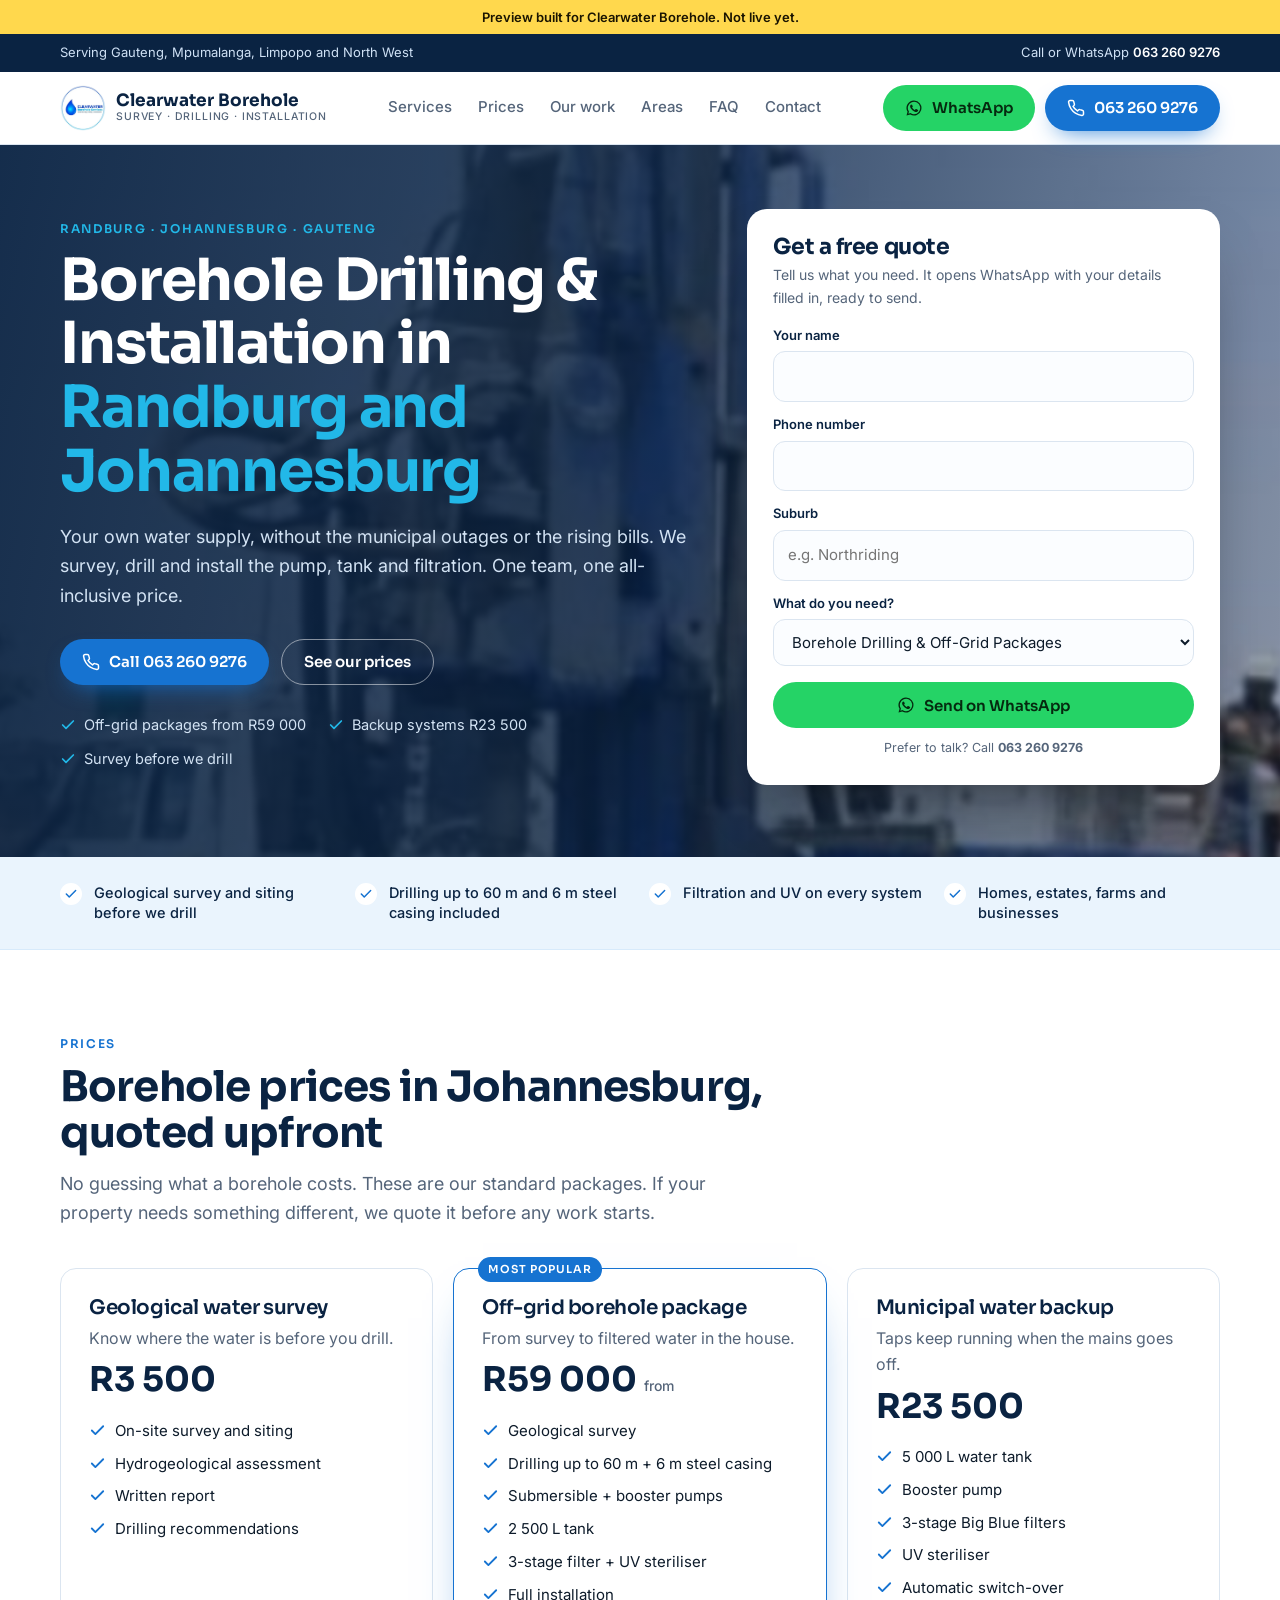
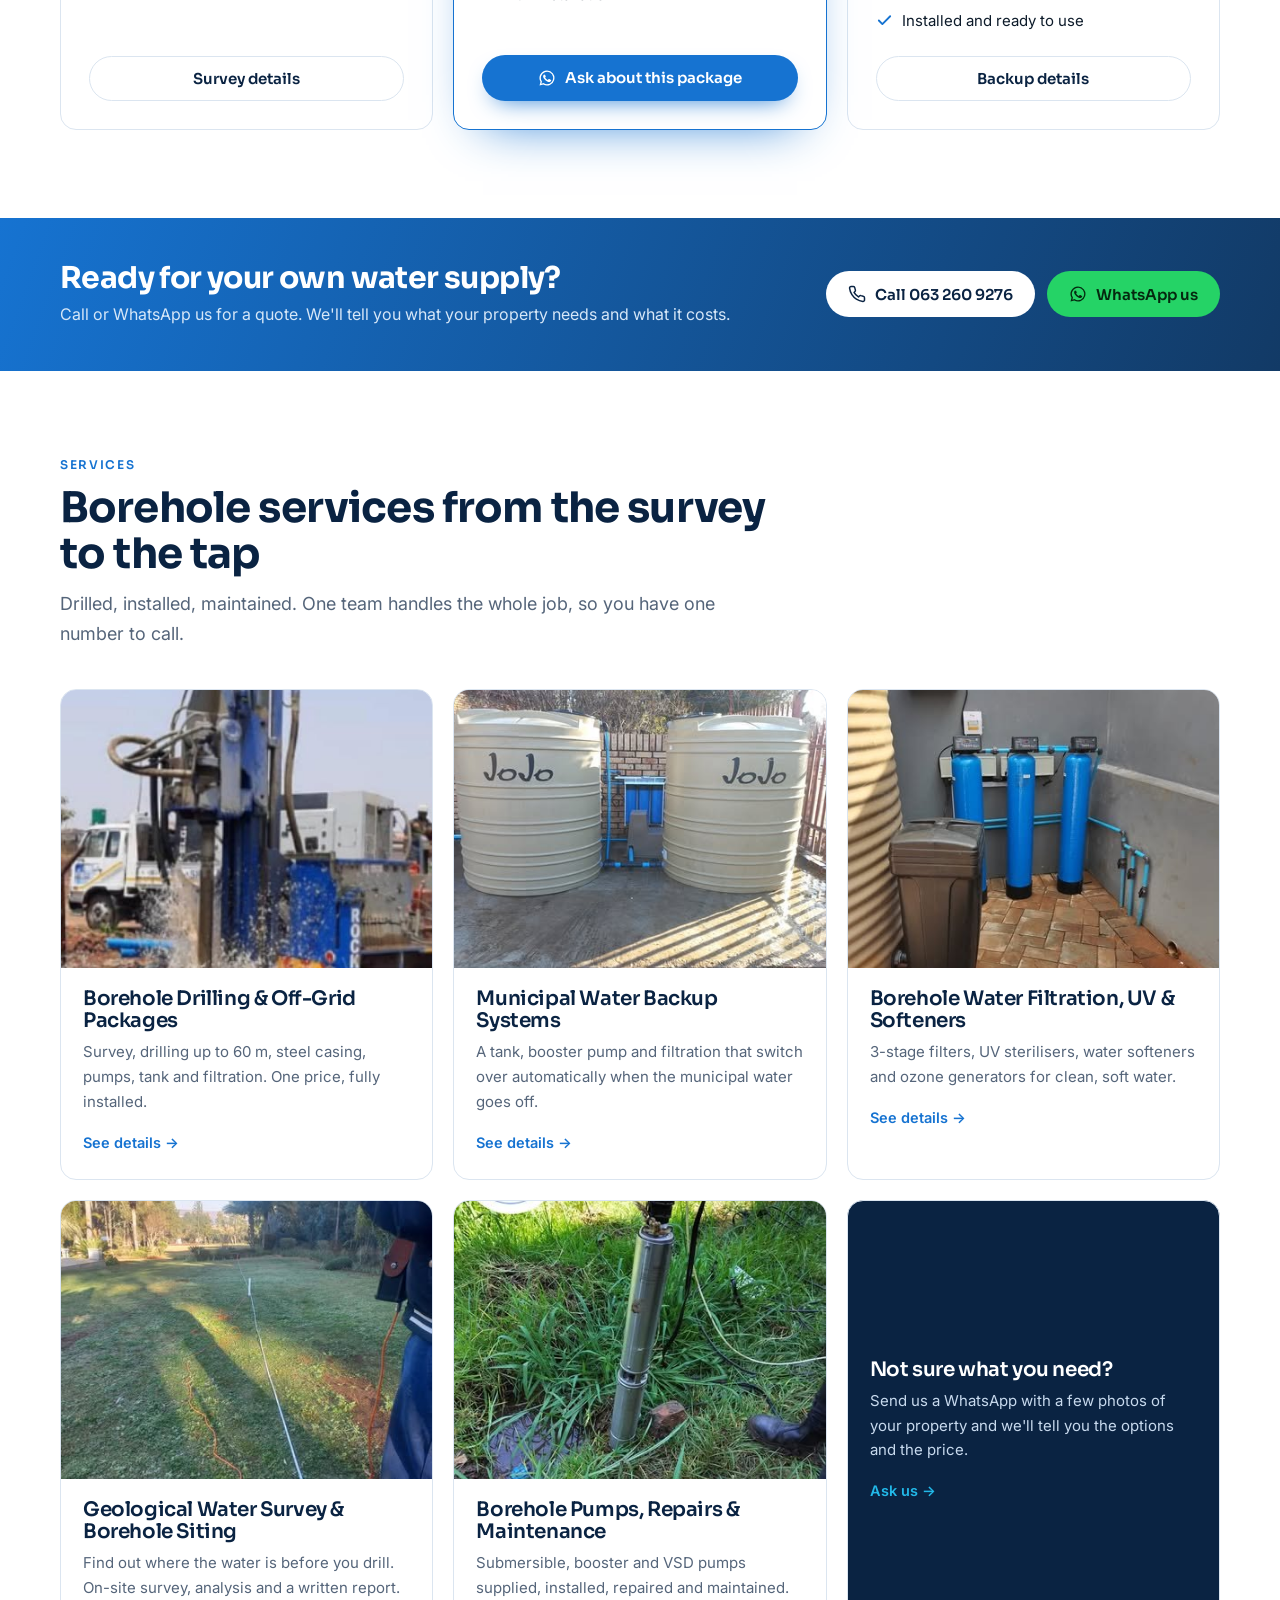
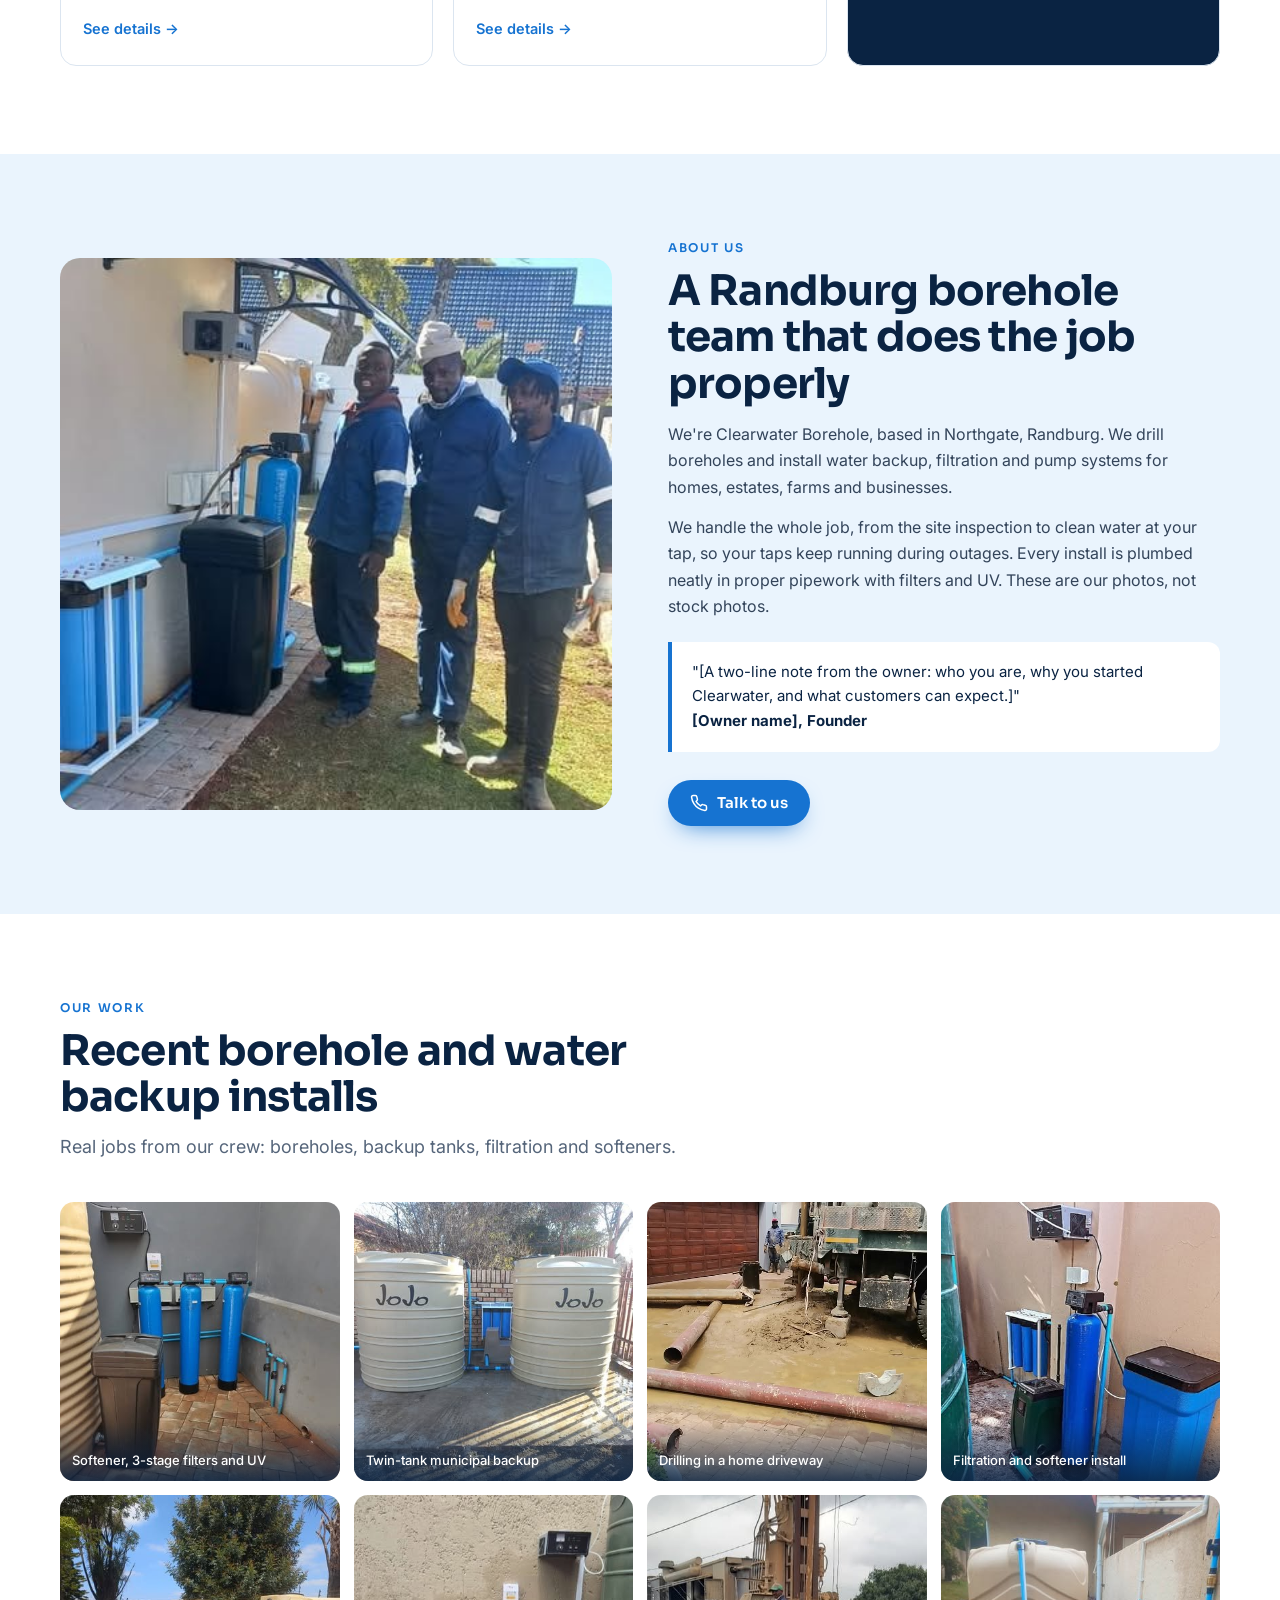
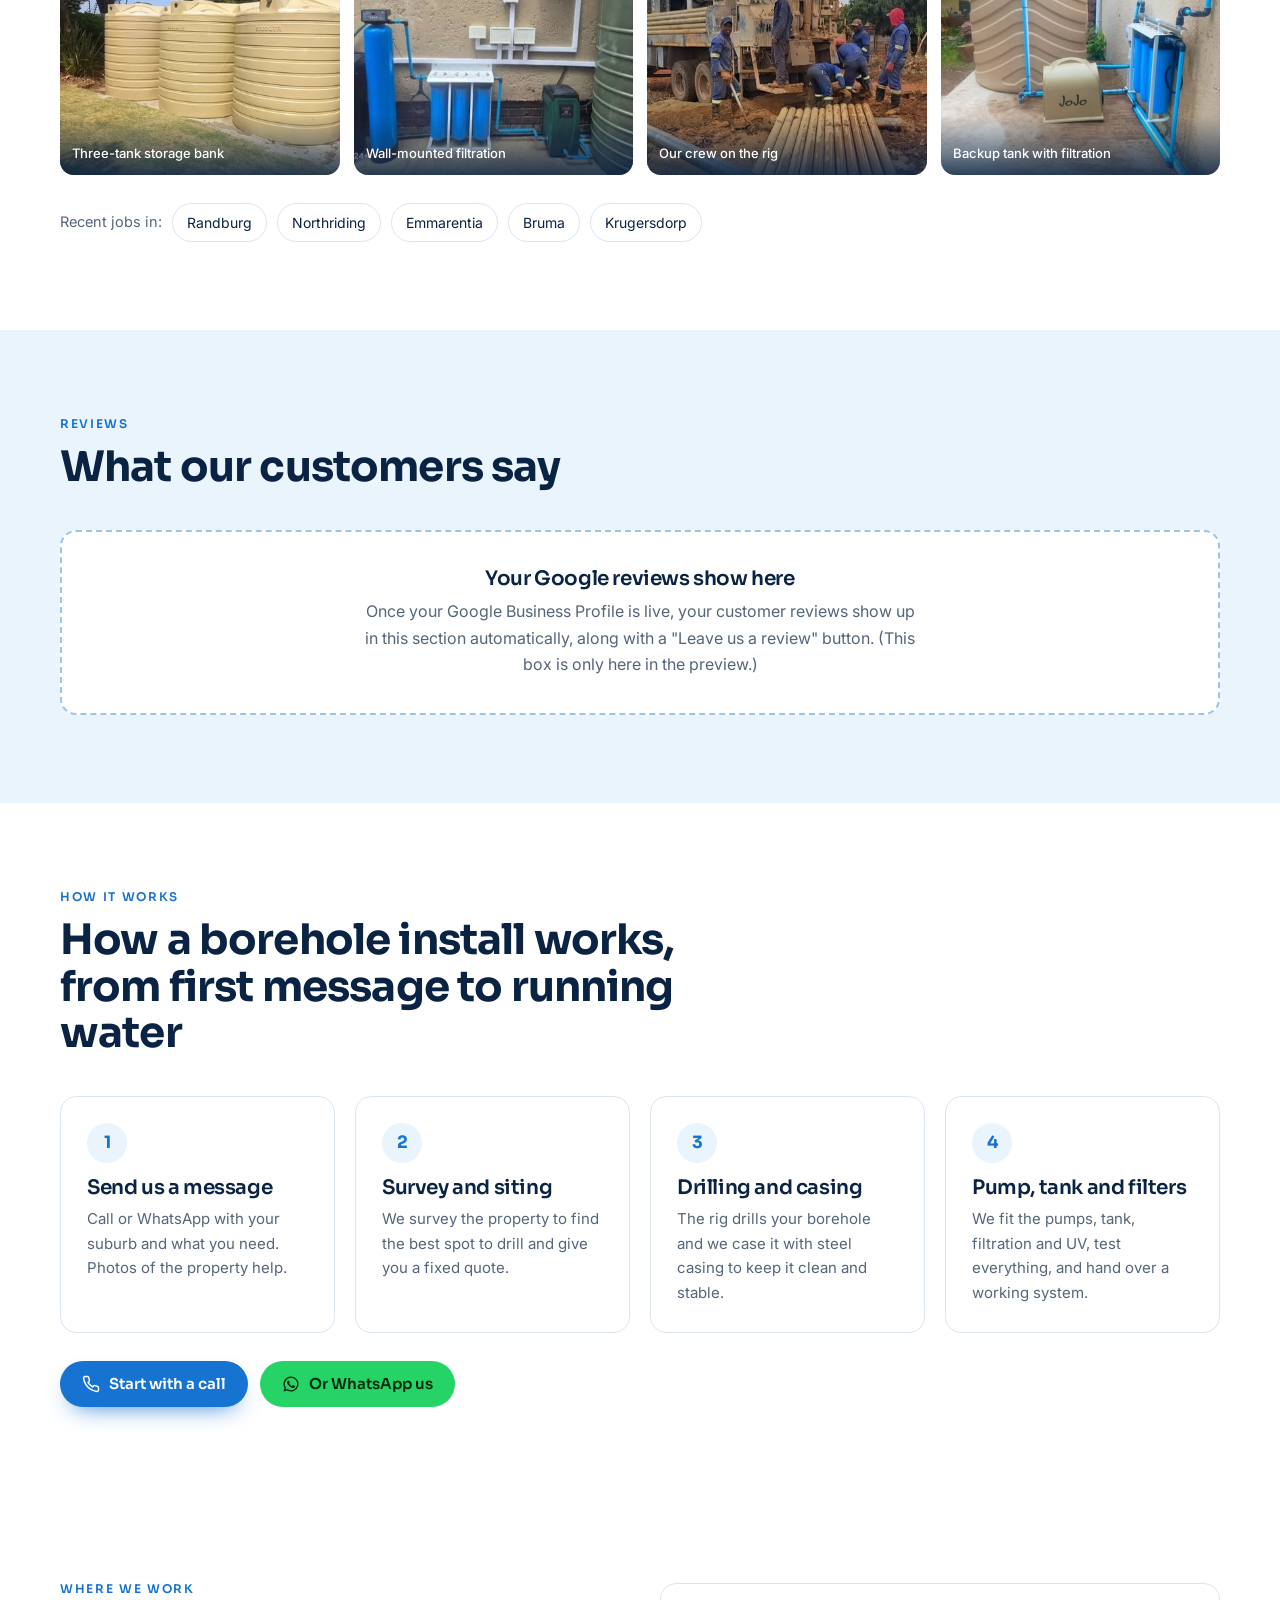
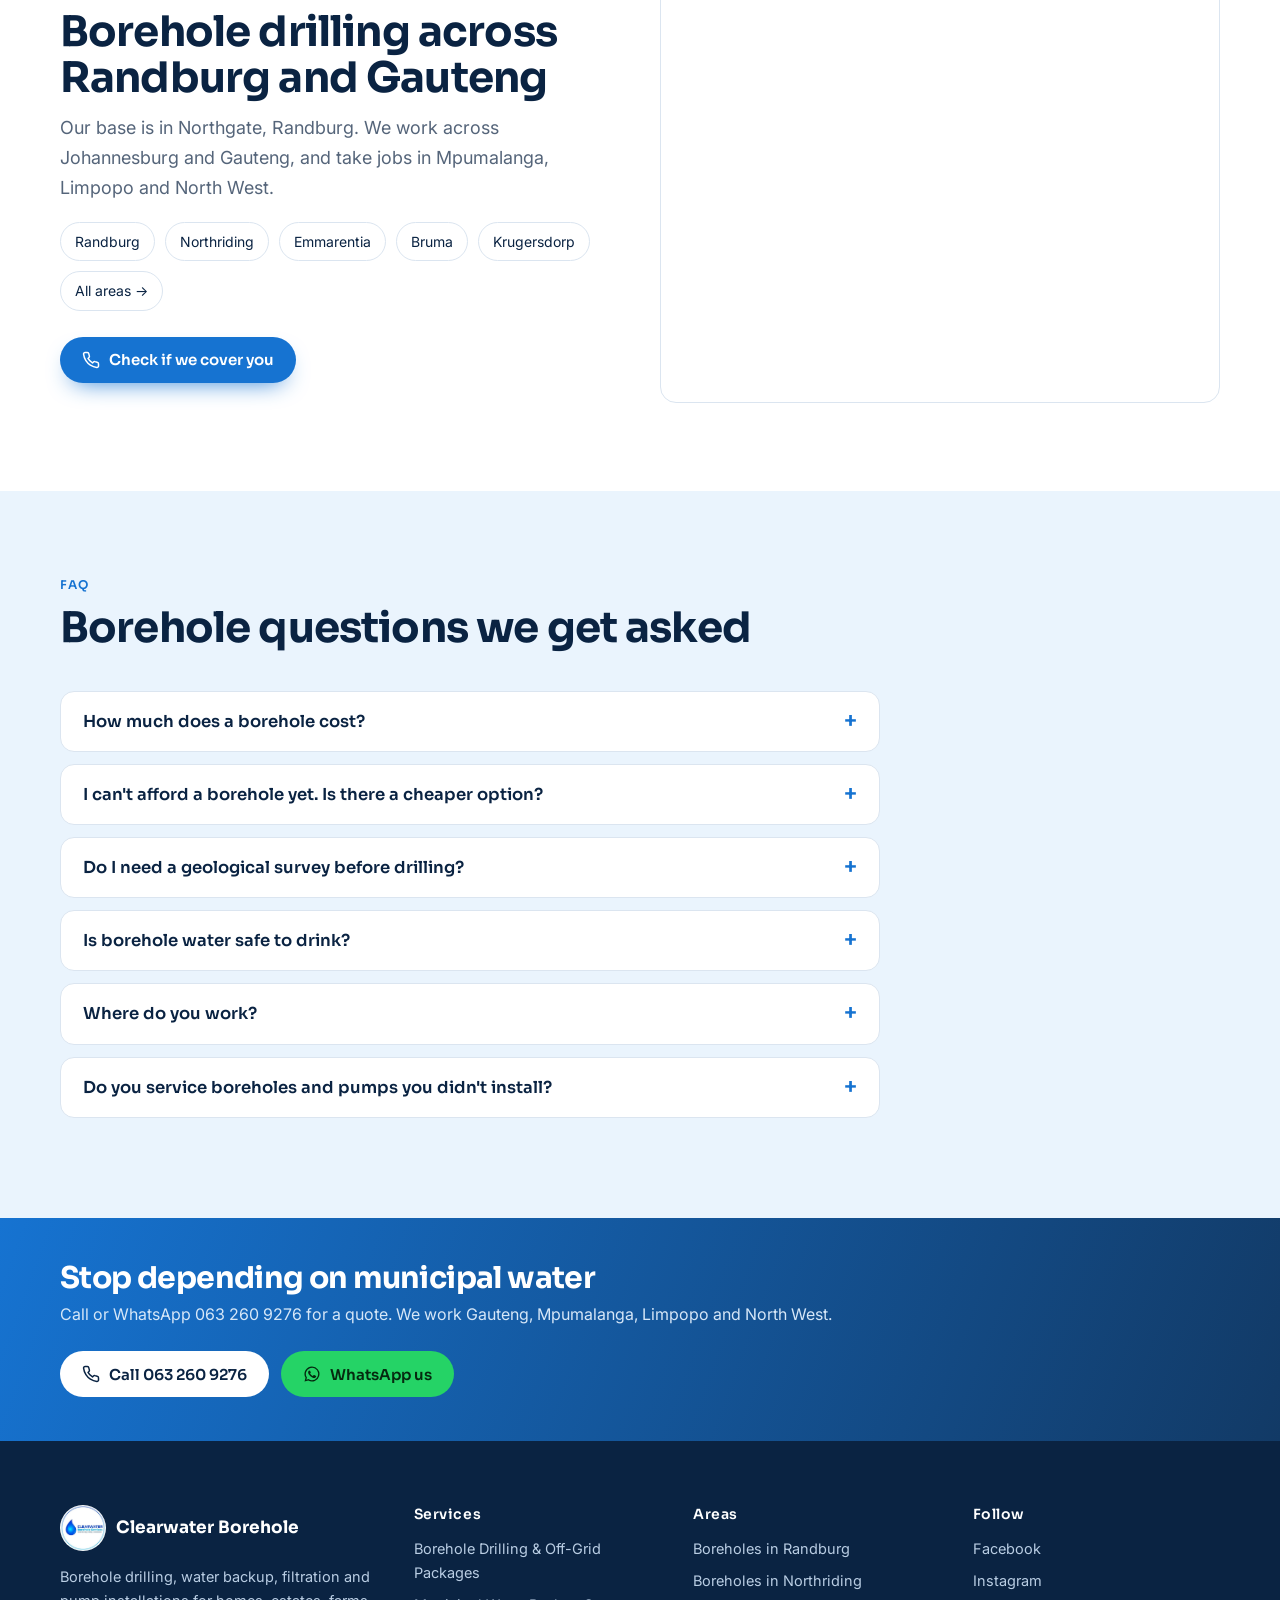
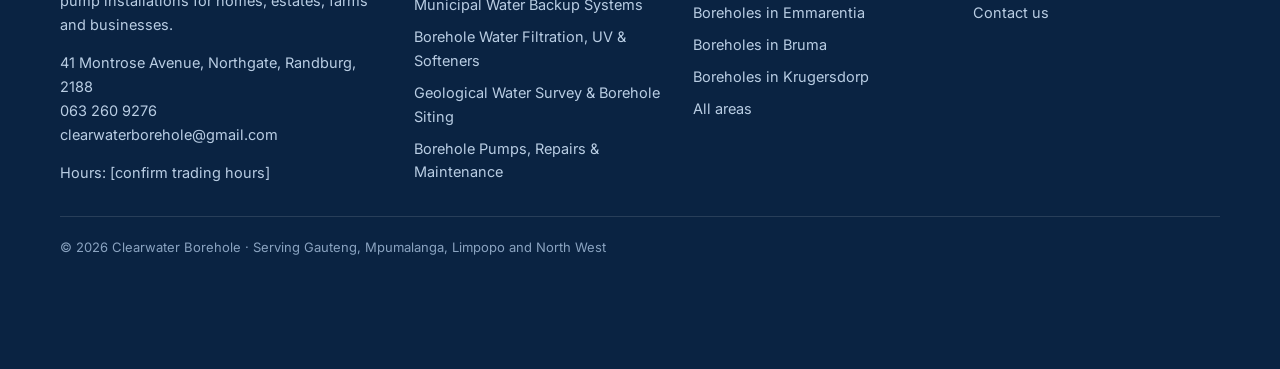
<file: index.html>
<!doctype html>
<html lang="en-ZA">
<head>
<meta charset="utf-8">
<meta name="viewport" content="width=device-width, initial-scale=1">
<!-- PREVIEW: remove noindex + the preview bar when Clearwater approves and the real domain is live -->
<meta name="robots" content="noindex, nofollow">
<title>Borehole Drilling Randburg &amp; Johannesburg | Clearwater Borehole</title>
<meta name="description" content="Borehole drilling, off-grid packages from R59 000, municipal water backup from R23 500, filtration and pumps. Based in Randburg, serving Gauteng. Call 063 260 9276.">
<link rel="canonical" href="https://dannyschaffer.github.io/clearwater-preview/">
<meta property="og:type" content="website"><meta property="og:title" content="Borehole Drilling Randburg &amp; Johannesburg | Clearwater Borehole"><meta property="og:description" content="Borehole drilling, off-grid packages from R59 000, municipal water backup from R23 500, filtration and pumps. Based in Randburg, serving Gauteng. Call 063 260 9276.">
<meta property="og:image" content="https://dannyschaffer.github.io/clearwater-preview/img/hero-drilling-water-strike.jpg"><meta property="og:url" content="https://dannyschaffer.github.io/clearwater-preview/">
<link rel="icon" href="img/logo.jpg">
<link rel="preconnect" href="https://fonts.googleapis.com"><link rel="preconnect" href="https://fonts.gstatic.com" crossorigin><link href="https://fonts.googleapis.com/css2?family=Sora:wght@500;600;700&family=Inter:wght@400;500;600&display=swap" rel="stylesheet">
<link rel="stylesheet" href="styles.css">
<script type="application/ld+json">{"@context": "https://schema.org", "@type": "HomeAndConstructionBusiness", "@id": "https://dannyschaffer.github.io/clearwater-preview/#business", "name": "Clearwater Borehole", "description": "Borehole drilling, municipal water backup systems, water filtration and pump installations for homes, estates, farms and businesses.", "telephone": "+27632609276", "email": "clearwaterborehole@gmail.com", "url": "https://dannyschaffer.github.io/clearwater-preview/", "image": "https://dannyschaffer.github.io/clearwater-preview/img/hero-drilling-water-strike.jpg", "logo": "https://dannyschaffer.github.io/clearwater-preview/img/logo.jpg", "address": {"@type": "PostalAddress", "streetAddress": "41 Montrose Avenue, Northgate", "addressLocality": "Randburg", "addressRegion": "Gauteng", "postalCode": "2188", "addressCountry": "ZA"}, "geo": {"@type": "GeoCoordinates", "latitude": -26.06147, "longitude": 27.95116}, "areaServed": ["Gauteng", "Mpumalanga", "Limpopo", "North West", "Randburg", "Northriding", "Emmarentia", "Bruma", "Krugersdorp"], "sameAs": ["https://www.facebook.com/clearwaterfiltrationh20", "https://www.instagram.com/clearwaterborehole"]}</script><script type="application/ld+json">{"@context": "https://schema.org", "@type": "FAQPage", "mainEntity": [{"@type": "Question", "name": "How much does a borehole cost?", "acceptedAnswer": {"@type": "Answer", "text": "Our complete off-grid borehole package starts at R59 000. It includes the geological survey, drilling up to 60 m, 6 m steel casing, submersible and booster pumps, a 2 500 L tank, 3-stage filtration and a UV steriliser, fully installed."}}, {"@type": "Question", "name": "I can't afford a borehole yet. Is there a cheaper option?", "acceptedAnswer": {"@type": "Answer", "text": "Yes. Our municipal water backup system is R23 500 installed: a 5 000 L tank, booster pump, 3-stage filters and UV steriliser. It switches to tank water automatically when the municipal supply fails."}}, {"@type": "Question", "name": "Do I need a geological survey before drilling?", "acceptedAnswer": {"@type": "Answer", "text": "We recommend it for every borehole, because drilling in the wrong spot is the costliest mistake. It's included in the off-grid package, or R3 500 on its own."}}, {"@type": "Question", "name": "Is borehole water safe to drink?", "acceptedAnswer": {"@type": "Answer", "text": "Every system we install has 3-stage filtration and a UV steriliser, which treats the water before it reaches your taps. Where the water is hard we add a softener, and an ozone generator is available for premium water quality."}}, {"@type": "Question", "name": "Where do you work?", "acceptedAnswer": {"@type": "Answer", "text": "We're based in Northgate, Randburg and work across Gauteng, plus Mpumalanga, Limpopo and North West. Recent jobs include Northriding, Emmarentia, Bruma and Krugersdorp."}}, {"@type": "Question", "name": "Do you service boreholes and pumps you didn't install?", "acceptedAnswer": {"@type": "Answer", "text": "Yes. We repair and maintain existing boreholes and pumps, and add filtration to existing systems."}}]}</script>
</head>
<body>
<div class="preview">Preview built for Clearwater Borehole. Not live yet.</div>
<div class="topstrip"><div class="wrap"><span class="hide-m">Serving Gauteng, Mpumalanga, Limpopo and North West</span><span>Call or WhatsApp <a href="tel:+27632609276">063 260 9276</a></span></div></div>
<header><div class="wrap nav">
<a class="brand" href="./"><img src="img/logo.jpg" alt="Clearwater Borehole logo"><span>Clearwater Borehole<small>Survey · Drilling · Installation</small></span></a>
<nav class="nav-links"><a href="#services">Services</a><a href="#prices">Prices</a><a href="#work">Our work</a><a href="areas/">Areas</a><a href="#faq">FAQ</a><a href="contact/">Contact</a></nav>
<div class="nav-cta"><a class="btn btn-wa" href="https://wa.me/27632609276?text=Hi%20Clearwater%2C%20I%20would%20like%20a%20quote."><svg viewBox="0 0 24 24" fill="currentColor" aria-hidden="true"><path d="M12 2a10 10 0 0 0-8.6 15.1L2 22l5-1.3A10 10 0 1 0 12 2Zm0 18.2a8.2 8.2 0 0 1-4.2-1.2l-.3-.2-3 .8.8-2.9-.2-.3A8.2 8.2 0 1 1 12 20.2Zm4.5-6.1c-.2-.1-1.5-.7-1.7-.8s-.4-.1-.6.1-.7.8-.8 1-.3.2-.5.1a6.7 6.7 0 0 1-3.3-2.9c-.3-.4.3-.4.7-1.4a.5.5 0 0 0 0-.4l-.8-1.9c-.2-.5-.4-.4-.6-.4h-.5a1 1 0 0 0-.7.3 3 3 0 0 0-.9 2.2 5.2 5.2 0 0 0 1.1 2.7 11.8 11.8 0 0 0 4.5 4c1.7.7 2.3.8 3.2.6a2.7 2.7 0 0 0 1.8-1.2 2.2 2.2 0 0 0 .1-1.2c0-.1-.2-.2-.4-.3Z"/></svg><span>WhatsApp</span></a><a class="btn btn-blue" href="tel:+27632609276"><svg viewBox="0 0 24 24" fill="none" stroke="currentColor" stroke-width="2" stroke-linecap="round" stroke-linejoin="round" aria-hidden="true"><path d="M22 16.9v3a2 2 0 0 1-2.2 2 19.8 19.8 0 0 1-8.6-3.1 19.5 19.5 0 0 1-6-6A19.8 19.8 0 0 1 2.1 4.2 2 2 0 0 1 4.1 2h3a2 2 0 0 1 2 1.7c.1 1 .4 1.9.7 2.8a2 2 0 0 1-.5 2.1L8 9.9a16 16 0 0 0 6 6l1.3-1.3a2 2 0 0 1 2.1-.4c.9.3 1.8.6 2.8.7a2 2 0 0 1 1.8 2Z"/></svg><span>063 260 9276</span></a></div>
</div></header>

<section class="hero" style="--hero:url(img/hero-drilling-water-strike.jpg)"><div class="hero-bg"></div><div class="wrap">
<div>
<span class="eyebrow" style="color:var(--aqua)">Randburg · Johannesburg · Gauteng</span>
<h1>Borehole Drilling &amp; Installation in <em>Randburg and Johannesburg</em></h1>
<p class="lead">Your own water supply, without the municipal outages or the rising bills. We survey, drill and install the pump, tank and filtration. One team, one all-inclusive price.</p>
<div class="hero-ctas"><a class="btn btn-blue" href="tel:+27632609276"><svg viewBox="0 0 24 24" fill="none" stroke="currentColor" stroke-width="2" stroke-linecap="round" stroke-linejoin="round" aria-hidden="true"><path d="M22 16.9v3a2 2 0 0 1-2.2 2 19.8 19.8 0 0 1-8.6-3.1 19.5 19.5 0 0 1-6-6A19.8 19.8 0 0 1 2.1 4.2 2 2 0 0 1 4.1 2h3a2 2 0 0 1 2 1.7c.1 1 .4 1.9.7 2.8a2 2 0 0 1-.5 2.1L8 9.9a16 16 0 0 0 6 6l1.3-1.3a2 2 0 0 1 2.1-.4c.9.3 1.8.6 2.8.7a2 2 0 0 1 1.8 2Z"/></svg>Call 063 260 9276</a><a class="btn btn-line" href="#prices">See our prices</a></div>
<div class="hero-points"><span><svg viewBox="0 0 24 24" fill="none" stroke="currentColor" stroke-width="2.6" stroke-linecap="round" stroke-linejoin="round" aria-hidden="true"><path d="M20 6 9 17l-5-5"/></svg>Off-grid packages from R59 000</span><span><svg viewBox="0 0 24 24" fill="none" stroke="currentColor" stroke-width="2.6" stroke-linecap="round" stroke-linejoin="round" aria-hidden="true"><path d="M20 6 9 17l-5-5"/></svg>Backup systems R23 500</span><span><svg viewBox="0 0 24 24" fill="none" stroke="currentColor" stroke-width="2.6" stroke-linecap="round" stroke-linejoin="round" aria-hidden="true"><path d="M20 6 9 17l-5-5"/></svg>Survey before we drill</span></div>
</div>
<form class="card-form" data-wa>
<h2>Get a free quote</h2><p class="small">Tell us what you need. It opens WhatsApp with your details filled in, ready to send.</p>
<label class="field"><span>Your name</span><input name="name" required autocomplete="name"></label>
<label class="field"><span>Phone number</span><input name="phone" type="tel" required autocomplete="tel"></label>
<label class="field"><span>Suburb</span><input name="suburb" placeholder="e.g. Northriding"></label>
<label class="field"><span>What do you need?</span><select name="need"><option>Borehole Drilling &amp; Off-Grid Packages</option><option>Municipal Water Backup Systems</option><option>Borehole Water Filtration, UV &amp; Softeners</option><option>Geological Water Survey &amp; Borehole Siting</option><option>Borehole Pumps, Repairs &amp; Maintenance</option><option>Not sure yet</option></select></label>
<button class="btn btn-wa" type="submit"><svg viewBox="0 0 24 24" fill="currentColor" aria-hidden="true"><path d="M12 2a10 10 0 0 0-8.6 15.1L2 22l5-1.3A10 10 0 1 0 12 2Zm0 18.2a8.2 8.2 0 0 1-4.2-1.2l-.3-.2-3 .8.8-2.9-.2-.3A8.2 8.2 0 1 1 12 20.2Zm4.5-6.1c-.2-.1-1.5-.7-1.7-.8s-.4-.1-.6.1-.7.8-.8 1-.3.2-.5.1a6.7 6.7 0 0 1-3.3-2.9c-.3-.4.3-.4.7-1.4a.5.5 0 0 0 0-.4l-.8-1.9c-.2-.5-.4-.4-.6-.4h-.5a1 1 0 0 0-.7.3 3 3 0 0 0-.9 2.2 5.2 5.2 0 0 0 1.1 2.7 11.8 11.8 0 0 0 4.5 4c1.7.7 2.3.8 3.2.6a2.7 2.7 0 0 0 1.8-1.2 2.2 2.2 0 0 0 .1-1.2c0-.1-.2-.2-.4-.3Z"/></svg>Send on WhatsApp</button>
<p class="form-note">Prefer to talk? Call <a href="tel:+27632609276"><b>063 260 9276</b></a></p>
</form>
</div></section>
<div class="trust"><div class="wrap">
<div><svg viewBox="0 0 24 24" fill="none" stroke="currentColor" stroke-width="2.6" stroke-linecap="round" stroke-linejoin="round" aria-hidden="true"><path d="M20 6 9 17l-5-5"/></svg><span>Geological survey and siting before we drill</span></div>
<div><svg viewBox="0 0 24 24" fill="none" stroke="currentColor" stroke-width="2.6" stroke-linecap="round" stroke-linejoin="round" aria-hidden="true"><path d="M20 6 9 17l-5-5"/></svg><span>Drilling up to 60 m and 6 m steel casing included</span></div>
<div><svg viewBox="0 0 24 24" fill="none" stroke="currentColor" stroke-width="2.6" stroke-linecap="round" stroke-linejoin="round" aria-hidden="true"><path d="M20 6 9 17l-5-5"/></svg><span>Filtration and UV on every system</span></div>
<div><svg viewBox="0 0 24 24" fill="none" stroke="currentColor" stroke-width="2.6" stroke-linecap="round" stroke-linejoin="round" aria-hidden="true"><path d="M20 6 9 17l-5-5"/></svg><span>Homes, estates, farms and businesses</span></div>
</div></div>

<section class="prices" id="prices"><div class="wrap">
<div class="sec-head"><span class="eyebrow">Prices</span><h2>Borehole prices in Johannesburg, quoted upfront</h2><p class="lead">No guessing what a borehole costs. These are our standard packages. If your property needs something different, we quote it before any work starts.</p></div>
<div class="price-grid">
<div class="price"><h3>Geological water survey</h3><p style="color:var(--muted)">Know where the water is before you drill.</p><div class="amt">R3 500</div>
<ul><li><svg viewBox="0 0 24 24" fill="none" stroke="currentColor" stroke-width="2.6" stroke-linecap="round" stroke-linejoin="round" aria-hidden="true"><path d="M20 6 9 17l-5-5"/></svg><span>On-site survey and siting</span></li><li><svg viewBox="0 0 24 24" fill="none" stroke="currentColor" stroke-width="2.6" stroke-linecap="round" stroke-linejoin="round" aria-hidden="true"><path d="M20 6 9 17l-5-5"/></svg><span>Hydrogeological assessment</span></li><li><svg viewBox="0 0 24 24" fill="none" stroke="currentColor" stroke-width="2.6" stroke-linecap="round" stroke-linejoin="round" aria-hidden="true"><path d="M20 6 9 17l-5-5"/></svg><span>Written report</span></li><li><svg viewBox="0 0 24 24" fill="none" stroke="currentColor" stroke-width="2.6" stroke-linecap="round" stroke-linejoin="round" aria-hidden="true"><path d="M20 6 9 17l-5-5"/></svg><span>Drilling recommendations</span></li></ul>
<a class="btn btn-outline" href="services/geological-water-survey/">Survey details</a></div>
<div class="price feature"><h3>Off-grid borehole package</h3><p style="color:var(--muted)">From survey to filtered water in the house.</p><div class="amt">R59 000 <small>from</small></div>
<ul><li><svg viewBox="0 0 24 24" fill="none" stroke="currentColor" stroke-width="2.6" stroke-linecap="round" stroke-linejoin="round" aria-hidden="true"><path d="M20 6 9 17l-5-5"/></svg><span>Geological survey</span></li><li><svg viewBox="0 0 24 24" fill="none" stroke="currentColor" stroke-width="2.6" stroke-linecap="round" stroke-linejoin="round" aria-hidden="true"><path d="M20 6 9 17l-5-5"/></svg><span>Drilling up to 60 m + 6 m steel casing</span></li><li><svg viewBox="0 0 24 24" fill="none" stroke="currentColor" stroke-width="2.6" stroke-linecap="round" stroke-linejoin="round" aria-hidden="true"><path d="M20 6 9 17l-5-5"/></svg><span>Submersible + booster pumps</span></li><li><svg viewBox="0 0 24 24" fill="none" stroke="currentColor" stroke-width="2.6" stroke-linecap="round" stroke-linejoin="round" aria-hidden="true"><path d="M20 6 9 17l-5-5"/></svg><span>2 500 L tank</span></li><li><svg viewBox="0 0 24 24" fill="none" stroke="currentColor" stroke-width="2.6" stroke-linecap="round" stroke-linejoin="round" aria-hidden="true"><path d="M20 6 9 17l-5-5"/></svg><span>3-stage filter + UV steriliser</span></li><li><svg viewBox="0 0 24 24" fill="none" stroke="currentColor" stroke-width="2.6" stroke-linecap="round" stroke-linejoin="round" aria-hidden="true"><path d="M20 6 9 17l-5-5"/></svg><span>Full installation</span></li></ul>
<a class="btn btn-blue" href="https://wa.me/27632609276?text=Hi%20Clearwater%2C%20I%20am%20interested%20in%20the%20R59%20000%20off-grid%20borehole%20package."><svg viewBox="0 0 24 24" fill="currentColor" aria-hidden="true"><path d="M12 2a10 10 0 0 0-8.6 15.1L2 22l5-1.3A10 10 0 1 0 12 2Zm0 18.2a8.2 8.2 0 0 1-4.2-1.2l-.3-.2-3 .8.8-2.9-.2-.3A8.2 8.2 0 1 1 12 20.2Zm4.5-6.1c-.2-.1-1.5-.7-1.7-.8s-.4-.1-.6.1-.7.8-.8 1-.3.2-.5.1a6.7 6.7 0 0 1-3.3-2.9c-.3-.4.3-.4.7-1.4a.5.5 0 0 0 0-.4l-.8-1.9c-.2-.5-.4-.4-.6-.4h-.5a1 1 0 0 0-.7.3 3 3 0 0 0-.9 2.2 5.2 5.2 0 0 0 1.1 2.7 11.8 11.8 0 0 0 4.5 4c1.7.7 2.3.8 3.2.6a2.7 2.7 0 0 0 1.8-1.2 2.2 2.2 0 0 0 .1-1.2c0-.1-.2-.2-.4-.3Z"/></svg>Ask about this package</a></div>
<div class="price"><h3>Municipal water backup</h3><p style="color:var(--muted)">Taps keep running when the mains goes off.</p><div class="amt">R23 500</div>
<ul><li><svg viewBox="0 0 24 24" fill="none" stroke="currentColor" stroke-width="2.6" stroke-linecap="round" stroke-linejoin="round" aria-hidden="true"><path d="M20 6 9 17l-5-5"/></svg><span>5 000 L water tank</span></li><li><svg viewBox="0 0 24 24" fill="none" stroke="currentColor" stroke-width="2.6" stroke-linecap="round" stroke-linejoin="round" aria-hidden="true"><path d="M20 6 9 17l-5-5"/></svg><span>Booster pump</span></li><li><svg viewBox="0 0 24 24" fill="none" stroke="currentColor" stroke-width="2.6" stroke-linecap="round" stroke-linejoin="round" aria-hidden="true"><path d="M20 6 9 17l-5-5"/></svg><span>3-stage Big Blue filters</span></li><li><svg viewBox="0 0 24 24" fill="none" stroke="currentColor" stroke-width="2.6" stroke-linecap="round" stroke-linejoin="round" aria-hidden="true"><path d="M20 6 9 17l-5-5"/></svg><span>UV steriliser</span></li><li><svg viewBox="0 0 24 24" fill="none" stroke="currentColor" stroke-width="2.6" stroke-linecap="round" stroke-linejoin="round" aria-hidden="true"><path d="M20 6 9 17l-5-5"/></svg><span>Automatic switch-over</span></li><li><svg viewBox="0 0 24 24" fill="none" stroke="currentColor" stroke-width="2.6" stroke-linecap="round" stroke-linejoin="round" aria-hidden="true"><path d="M20 6 9 17l-5-5"/></svg><span>Installed and ready to use</span></li></ul>
<a class="btn btn-outline" href="services/municipal-water-backup/">Backup details</a></div>
</div></div></section>

<div class="band"><div class="wrap"><div><h2>Ready for your own water supply?</h2><p>Call or WhatsApp us for a quote. We&#x27;ll tell you what your property needs and what it costs.</p></div>
<div class="ctas"><a class="btn btn-white" href="tel:+27632609276"><svg viewBox="0 0 24 24" fill="none" stroke="currentColor" stroke-width="2" stroke-linecap="round" stroke-linejoin="round" aria-hidden="true"><path d="M22 16.9v3a2 2 0 0 1-2.2 2 19.8 19.8 0 0 1-8.6-3.1 19.5 19.5 0 0 1-6-6A19.8 19.8 0 0 1 2.1 4.2 2 2 0 0 1 4.1 2h3a2 2 0 0 1 2 1.7c.1 1 .4 1.9.7 2.8a2 2 0 0 1-.5 2.1L8 9.9a16 16 0 0 0 6 6l1.3-1.3a2 2 0 0 1 2.1-.4c.9.3 1.8.6 2.8.7a2 2 0 0 1 1.8 2Z"/></svg>Call 063 260 9276</a><a class="btn btn-wa" href="https://wa.me/27632609276?text=Hi%20Clearwater%2C%20I%20would%20like%20a%20quote."><svg viewBox="0 0 24 24" fill="currentColor" aria-hidden="true"><path d="M12 2a10 10 0 0 0-8.6 15.1L2 22l5-1.3A10 10 0 1 0 12 2Zm0 18.2a8.2 8.2 0 0 1-4.2-1.2l-.3-.2-3 .8.8-2.9-.2-.3A8.2 8.2 0 1 1 12 20.2Zm4.5-6.1c-.2-.1-1.5-.7-1.7-.8s-.4-.1-.6.1-.7.8-.8 1-.3.2-.5.1a6.7 6.7 0 0 1-3.3-2.9c-.3-.4.3-.4.7-1.4a.5.5 0 0 0 0-.4l-.8-1.9c-.2-.5-.4-.4-.6-.4h-.5a1 1 0 0 0-.7.3 3 3 0 0 0-.9 2.2 5.2 5.2 0 0 0 1.1 2.7 11.8 11.8 0 0 0 4.5 4c1.7.7 2.3.8 3.2.6a2.7 2.7 0 0 0 1.8-1.2 2.2 2.2 0 0 0 .1-1.2c0-.1-.2-.2-.4-.3Z"/></svg>WhatsApp us</a></div></div></div>

<section id="services"><div class="wrap">
<div class="sec-head"><span class="eyebrow">Services</span><h2>Borehole services from the survey to the tap</h2><p class="lead">Drilled, installed, maintained. One team handles the whole job, so you have one number to call.</p></div>
<div class="svc-grid"><a class="svc" href="services/borehole-drilling/"><img src="img/hero-drilling-water-strike.jpg" alt="Clearwater drilling rig striking water on a borehole job" loading="lazy"><div><h3>Borehole Drilling &amp; Off-Grid Packages</h3><p>Survey, drilling up to 60 m, steel casing, pumps, tank and filtration. One price, fully installed.</p><span class="more">See details →</span></div></a><a class="svc" href="services/municipal-water-backup/"><img src="img/jojo-backup-tanks.jpg" alt="Two JoJo backup tanks with filtration installed by Clearwater" loading="lazy"><div><h3>Municipal Water Backup Systems</h3><p>A tank, booster pump and filtration that switch over automatically when the municipal water goes off.</p><span class="more">See details →</span></div></a><a class="svc" href="services/water-filtration/"><img src="img/softener-filtration-system.jpg" alt="Water softener, 3-stage filters and UV steriliser installed against a house wall" loading="lazy"><div><h3>Borehole Water Filtration, UV &amp; Softeners</h3><p>3-stage filters, UV sterilisers, water softeners and ozone generators for clean, soft water.</p><span class="more">See details →</span></div></a><a class="svc" href="services/geological-water-survey/"><img src="img/water-survey-field.jpg" alt="Borehole siting survey being done in an open field" loading="lazy"><div><h3>Geological Water Survey &amp; Borehole Siting</h3><p>Find out where the water is before you drill. On-site survey, analysis and a written report.</p><span class="more">See details →</span></div></a><a class="svc" href="services/borehole-pumps/"><img src="img/submersible-pump.jpg" alt="Submersible borehole pump being lowered into a borehole" loading="lazy"><div><h3>Borehole Pumps, Repairs &amp; Maintenance</h3><p>Submersible, booster and VSD pumps supplied, installed, repaired and maintained.</p><span class="more">See details →</span></div></a><a class="svc" href="contact/" style="background:var(--navy);color:#fff;justify-content:center"><div><h3 style="color:#fff">Not sure what you need?</h3><p style="color:#c8daee">Send us a WhatsApp with a few photos of your property and we'll tell you the options and the price.</p><span class="more" style="color:var(--aqua)">Ask us →</span></div></a></div>
</div></section>

<section class="about"><div class="wrap">
<img src="img/team.jpg" alt="The Clearwater Borehole team next to a filtration and softener installation" loading="lazy">
<div><span class="eyebrow">About us</span><h2>A Randburg borehole team that does the job properly</h2>
<p>We're Clearwater Borehole, based in Northgate, Randburg. We drill boreholes and install water backup, filtration and pump systems for homes, estates, farms and businesses.</p>
<p>We handle the whole job, from the site inspection to clean water at your tap, so your taps keep running during outages. Every install is plumbed neatly in proper pipework with filters and UV. These are our photos, not stock photos.</p>
<div class="owner">"[A two-line note from the owner: who you are, why you started Clearwater, and what customers can expect.]" <br><b>[Owner name], Founder</b></div>
<div class="hero-ctas"><a class="btn btn-blue" href="tel:+27632609276"><svg viewBox="0 0 24 24" fill="none" stroke="currentColor" stroke-width="2" stroke-linecap="round" stroke-linejoin="round" aria-hidden="true"><path d="M22 16.9v3a2 2 0 0 1-2.2 2 19.8 19.8 0 0 1-8.6-3.1 19.5 19.5 0 0 1-6-6A19.8 19.8 0 0 1 2.1 4.2 2 2 0 0 1 4.1 2h3a2 2 0 0 1 2 1.7c.1 1 .4 1.9.7 2.8a2 2 0 0 1-.5 2.1L8 9.9a16 16 0 0 0 6 6l1.3-1.3a2 2 0 0 1 2.1-.4c.9.3 1.8.6 2.8.7a2 2 0 0 1 1.8 2Z"/></svg>Talk to us</a></div>
</div></div></section>

<section id="work"><div class="wrap">
<div class="sec-head"><span class="eyebrow">Our work</span><h2>Recent borehole and water backup installs</h2><p class="lead">Real jobs from our crew: boreholes, backup tanks, filtration and softeners.</p></div>
<div class="gallery"><figure><img src="img/softener-filtration-system.jpg" alt="Softener, 3-stage filters and UV by Clearwater Borehole" loading="lazy"><figcaption>Softener, 3-stage filters and UV</figcaption></figure><figure><img src="img/jojo-backup-tanks.jpg" alt="Twin-tank municipal backup by Clearwater Borehole" loading="lazy"><figcaption>Twin-tank municipal backup</figcaption></figure><figure><img src="img/drilling-driveway-randburg.jpg" alt="Drilling in a home driveway by Clearwater Borehole" loading="lazy"><figcaption>Drilling in a home driveway</figcaption></figure><figure><img src="img/filtration-softener-install.jpg" alt="Filtration and softener install by Clearwater Borehole" loading="lazy"><figcaption>Filtration and softener install</figcaption></figure><figure><img src="img/tank-bank.jpg" alt="Three-tank storage bank by Clearwater Borehole" loading="lazy"><figcaption>Three-tank storage bank</figcaption></figure><figure><img src="img/filtration-wall-install.jpg" alt="Wall-mounted filtration by Clearwater Borehole" loading="lazy"><figcaption>Wall-mounted filtration</figcaption></figure><figure><img src="img/drilling-crew.jpg" alt="Our crew on the rig by Clearwater Borehole" loading="lazy"><figcaption>Our crew on the rig</figcaption></figure><figure><img src="img/jojo-backup-filter.jpg" alt="Backup tank with filtration by Clearwater Borehole" loading="lazy"><figcaption>Backup tank with filtration</figcaption></figure></div>
<div class="recent"><span>Recent jobs in:</span><a class="chip" href="areas/randburg/">Randburg</a><a class="chip" href="areas/northriding/">Northriding</a><a class="chip" href="areas/emmarentia/">Emmarentia</a><a class="chip" href="areas/bruma/">Bruma</a><a class="chip" href="areas/krugersdorp/">Krugersdorp</a></div>
</div></section>

<section class="reviews" id="reviews"><div class="wrap">
<div class="sec-head"><span class="eyebrow">Reviews</span><h2>What our customers say</h2></div>
<div class="review-slot"><h3>Your Google reviews show here</h3><p>Once your Google Business Profile is live, your customer reviews show up in this section automatically, along with a "Leave us a review" button. (This box is only here in the preview.)</p></div>
</div></section>

<section><div class="wrap">
<div class="sec-head"><span class="eyebrow">How it works</span><h2>How a borehole install works, from first message to running water</h2></div>
<div class="steps">
<div class="step"><h3>Send us a message</h3><p>Call or WhatsApp with your suburb and what you need. Photos of the property help.</p></div>
<div class="step"><h3>Survey and siting</h3><p>We survey the property to find the best spot to drill and give you a fixed quote.</p></div>
<div class="step"><h3>Drilling and casing</h3><p>The rig drills your borehole and we case it with steel casing to keep it clean and stable.</p></div>
<div class="step"><h3>Pump, tank and filters</h3><p>We fit the pumps, tank, filtration and UV, test everything, and hand over a working system.</p></div>
</div>
<div class="hero-ctas"><a class="btn btn-blue" href="tel:+27632609276"><svg viewBox="0 0 24 24" fill="none" stroke="currentColor" stroke-width="2" stroke-linecap="round" stroke-linejoin="round" aria-hidden="true"><path d="M22 16.9v3a2 2 0 0 1-2.2 2 19.8 19.8 0 0 1-8.6-3.1 19.5 19.5 0 0 1-6-6A19.8 19.8 0 0 1 2.1 4.2 2 2 0 0 1 4.1 2h3a2 2 0 0 1 2 1.7c.1 1 .4 1.9.7 2.8a2 2 0 0 1-.5 2.1L8 9.9a16 16 0 0 0 6 6l1.3-1.3a2 2 0 0 1 2.1-.4c.9.3 1.8.6 2.8.7a2 2 0 0 1 1.8 2Z"/></svg>Start with a call</a><a class="btn btn-wa" href="https://wa.me/27632609276?text=Hi%20Clearwater%2C%20I%20would%20like%20a%20quote."><svg viewBox="0 0 24 24" fill="currentColor" aria-hidden="true"><path d="M12 2a10 10 0 0 0-8.6 15.1L2 22l5-1.3A10 10 0 1 0 12 2Zm0 18.2a8.2 8.2 0 0 1-4.2-1.2l-.3-.2-3 .8.8-2.9-.2-.3A8.2 8.2 0 1 1 12 20.2Zm4.5-6.1c-.2-.1-1.5-.7-1.7-.8s-.4-.1-.6.1-.7.8-.8 1-.3.2-.5.1a6.7 6.7 0 0 1-3.3-2.9c-.3-.4.3-.4.7-1.4a.5.5 0 0 0 0-.4l-.8-1.9c-.2-.5-.4-.4-.6-.4h-.5a1 1 0 0 0-.7.3 3 3 0 0 0-.9 2.2 5.2 5.2 0 0 0 1.1 2.7 11.8 11.8 0 0 0 4.5 4c1.7.7 2.3.8 3.2.6a2.7 2.7 0 0 0 1.8-1.2 2.2 2.2 0 0 0 .1-1.2c0-.1-.2-.2-.4-.3Z"/></svg>Or WhatsApp us</a></div>
</div></section>

<section class="area faq" id="areas" style="background:#fff"><div class="wrap">
<div><span class="eyebrow">Where we work</span><h2>Borehole drilling across Randburg and Gauteng</h2>
<p class="lead" style="margin-top:12px">Our base is in Northgate, Randburg. We work across Johannesburg and Gauteng, and take jobs in Mpumalanga, Limpopo and North West.</p>
<div class="area-list"><a class="chip" href="areas/randburg/">Randburg</a><a class="chip" href="areas/northriding/">Northriding</a><a class="chip" href="areas/emmarentia/">Emmarentia</a><a class="chip" href="areas/bruma/">Bruma</a><a class="chip" href="areas/krugersdorp/">Krugersdorp</a><a class="chip" href="areas/">All areas →</a></div>
<a class="btn btn-blue" href="tel:+27632609276"><svg viewBox="0 0 24 24" fill="none" stroke="currentColor" stroke-width="2" stroke-linecap="round" stroke-linejoin="round" aria-hidden="true"><path d="M22 16.9v3a2 2 0 0 1-2.2 2 19.8 19.8 0 0 1-8.6-3.1 19.5 19.5 0 0 1-6-6A19.8 19.8 0 0 1 2.1 4.2 2 2 0 0 1 4.1 2h3a2 2 0 0 1 2 1.7c.1 1 .4 1.9.7 2.8a2 2 0 0 1-.5 2.1L8 9.9a16 16 0 0 0 6 6l1.3-1.3a2 2 0 0 1 2.1-.4c.9.3 1.8.6 2.8.7a2 2 0 0 1 1.8 2Z"/></svg>Check if we cover you</a></div>
<div class="map"><iframe loading="lazy" title="Map of 41 Montrose Avenue, Northgate, Randburg" src="https://maps.google.com/maps?q=41%20Montrose%20Avenue%2C%20Northgate%2C%20Randburg&z=12&output=embed"></iframe></div>
</div></section>

<section class="faq" id="faq"><div class="wrap">
<div class="sec-head"><span class="eyebrow">FAQ</span><h2>Borehole questions we get asked</h2></div>
<div class="faq-list"><details><summary>How much does a borehole cost?</summary><p>Our complete off-grid borehole package starts at R59 000. It includes the geological survey, drilling up to 60 m, 6 m steel casing, submersible and booster pumps, a 2 500 L tank, 3-stage filtration and a UV steriliser, fully installed.</p></details><details><summary>I can&#x27;t afford a borehole yet. Is there a cheaper option?</summary><p>Yes. Our municipal water backup system is R23 500 installed: a 5 000 L tank, booster pump, 3-stage filters and UV steriliser. It switches to tank water automatically when the municipal supply fails.</p></details><details><summary>Do I need a geological survey before drilling?</summary><p>We recommend it for every borehole, because drilling in the wrong spot is the costliest mistake. It&#x27;s included in the off-grid package, or R3 500 on its own.</p></details><details><summary>Is borehole water safe to drink?</summary><p>Every system we install has 3-stage filtration and a UV steriliser, which treats the water before it reaches your taps. Where the water is hard we add a softener, and an ozone generator is available for premium water quality.</p></details><details><summary>Where do you work?</summary><p>We&#x27;re based in Northgate, Randburg and work across Gauteng, plus Mpumalanga, Limpopo and North West. Recent jobs include Northriding, Emmarentia, Bruma and Krugersdorp.</p></details><details><summary>Do you service boreholes and pumps you didn&#x27;t install?</summary><p>Yes. We repair and maintain existing boreholes and pumps, and add filtration to existing systems.</p></details></div>
</div></section>

<div class="band"><div class="wrap"><div><h2>Stop depending on municipal water</h2><p>Call or WhatsApp 063 260 9276 for a quote. We work Gauteng, Mpumalanga, Limpopo and North West.</p></div>
<div class="ctas"><a class="btn btn-white" href="tel:+27632609276"><svg viewBox="0 0 24 24" fill="none" stroke="currentColor" stroke-width="2" stroke-linecap="round" stroke-linejoin="round" aria-hidden="true"><path d="M22 16.9v3a2 2 0 0 1-2.2 2 19.8 19.8 0 0 1-8.6-3.1 19.5 19.5 0 0 1-6-6A19.8 19.8 0 0 1 2.1 4.2 2 2 0 0 1 4.1 2h3a2 2 0 0 1 2 1.7c.1 1 .4 1.9.7 2.8a2 2 0 0 1-.5 2.1L8 9.9a16 16 0 0 0 6 6l1.3-1.3a2 2 0 0 1 2.1-.4c.9.3 1.8.6 2.8.7a2 2 0 0 1 1.8 2Z"/></svg>Call 063 260 9276</a><a class="btn btn-wa" href="https://wa.me/27632609276?text=Hi%20Clearwater%2C%20I%20would%20like%20a%20quote."><svg viewBox="0 0 24 24" fill="currentColor" aria-hidden="true"><path d="M12 2a10 10 0 0 0-8.6 15.1L2 22l5-1.3A10 10 0 1 0 12 2Zm0 18.2a8.2 8.2 0 0 1-4.2-1.2l-.3-.2-3 .8.8-2.9-.2-.3A8.2 8.2 0 1 1 12 20.2Zm4.5-6.1c-.2-.1-1.5-.7-1.7-.8s-.4-.1-.6.1-.7.8-.8 1-.3.2-.5.1a6.7 6.7 0 0 1-3.3-2.9c-.3-.4.3-.4.7-1.4a.5.5 0 0 0 0-.4l-.8-1.9c-.2-.5-.4-.4-.6-.4h-.5a1 1 0 0 0-.7.3 3 3 0 0 0-.9 2.2 5.2 5.2 0 0 0 1.1 2.7 11.8 11.8 0 0 0 4.5 4c1.7.7 2.3.8 3.2.6a2.7 2.7 0 0 0 1.8-1.2 2.2 2.2 0 0 0 .1-1.2c0-.1-.2-.2-.4-.3Z"/></svg>WhatsApp us</a></div></div></div>
<footer><div class="wrap">
<div><a class="brand" href="./"><img src="img/logo.jpg" alt=""><span>Clearwater Borehole</span></a>
<p>Borehole drilling, water backup, filtration and pump installations for homes, estates, farms and businesses.</p>
<p style="margin-top:14px">41 Montrose Avenue, Northgate, Randburg, 2188<br><a href="tel:+27632609276">063 260 9276</a><br><a href="mailto:clearwaterborehole@gmail.com">clearwaterborehole@gmail.com</a></p>
<p style="margin-top:14px">Hours: [confirm trading hours]</p></div>
<div><h4>Services</h4><ul><li><a href="services/borehole-drilling/">Borehole Drilling &amp; Off-Grid Packages</a></li><li><a href="services/municipal-water-backup/">Municipal Water Backup Systems</a></li><li><a href="services/water-filtration/">Borehole Water Filtration, UV &amp; Softeners</a></li><li><a href="services/geological-water-survey/">Geological Water Survey &amp; Borehole Siting</a></li><li><a href="services/borehole-pumps/">Borehole Pumps, Repairs &amp; Maintenance</a></li></ul></div>
<div><h4>Areas</h4><ul><li><a href="areas/randburg/">Boreholes in Randburg</a></li><li><a href="areas/northriding/">Boreholes in Northriding</a></li><li><a href="areas/emmarentia/">Boreholes in Emmarentia</a></li><li><a href="areas/bruma/">Boreholes in Bruma</a></li><li><a href="areas/krugersdorp/">Boreholes in Krugersdorp</a></li><li><a href="areas/">All areas</a></li></ul></div>
<div><h4>Follow</h4><ul><li><a href="https://www.facebook.com/clearwaterfiltrationh20">Facebook</a></li><li><a href="https://www.instagram.com/clearwaterborehole">Instagram</a></li><li><a href="contact/">Contact us</a></li></ul></div>
<div class="legal">© 2026 Clearwater Borehole · Serving Gauteng, Mpumalanga, Limpopo and North West</div>
</div></footer>
<div class="mbar"><a class="btn btn-blue" href="tel:+27632609276"><svg viewBox="0 0 24 24" fill="none" stroke="currentColor" stroke-width="2" stroke-linecap="round" stroke-linejoin="round" aria-hidden="true"><path d="M22 16.9v3a2 2 0 0 1-2.2 2 19.8 19.8 0 0 1-8.6-3.1 19.5 19.5 0 0 1-6-6A19.8 19.8 0 0 1 2.1 4.2 2 2 0 0 1 4.1 2h3a2 2 0 0 1 2 1.7c.1 1 .4 1.9.7 2.8a2 2 0 0 1-.5 2.1L8 9.9a16 16 0 0 0 6 6l1.3-1.3a2 2 0 0 1 2.1-.4c.9.3 1.8.6 2.8.7a2 2 0 0 1 1.8 2Z"/></svg>Call now</a><a class="btn btn-wa" href="https://wa.me/27632609276?text=Hi%20Clearwater%2C%20I%20would%20like%20a%20quote."><svg viewBox="0 0 24 24" fill="currentColor" aria-hidden="true"><path d="M12 2a10 10 0 0 0-8.6 15.1L2 22l5-1.3A10 10 0 1 0 12 2Zm0 18.2a8.2 8.2 0 0 1-4.2-1.2l-.3-.2-3 .8.8-2.9-.2-.3A8.2 8.2 0 1 1 12 20.2Zm4.5-6.1c-.2-.1-1.5-.7-1.7-.8s-.4-.1-.6.1-.7.8-.8 1-.3.2-.5.1a6.7 6.7 0 0 1-3.3-2.9c-.3-.4.3-.4.7-1.4a.5.5 0 0 0 0-.4l-.8-1.9c-.2-.5-.4-.4-.6-.4h-.5a1 1 0 0 0-.7.3 3 3 0 0 0-.9 2.2 5.2 5.2 0 0 0 1.1 2.7 11.8 11.8 0 0 0 4.5 4c1.7.7 2.3.8 3.2.6a2.7 2.7 0 0 0 1.8-1.2 2.2 2.2 0 0 0 .1-1.2c0-.1-.2-.2-.4-.3Z"/></svg>WhatsApp</a></div>
<script>
document.querySelectorAll('form[data-wa]').forEach(f=>f.addEventListener('submit',ev=>{ev.preventDefault();const d=new FormData(f);
const msg=`Hi Clearwater, I'd like a quote.%0AName: ${d.get('name')||''}%0APhone: ${d.get('phone')||''}%0ASuburb: ${d.get('suburb')||''}%0ANeed: ${d.get('need')||''}${d.get('msg')?'%0ANotes: '+d.get('msg'):''}`;
window.open('https://wa.me/27632609276?text='+msg.replace(/ /g,'%20'),'_blank');}));
</script>
</body></html>
</file>
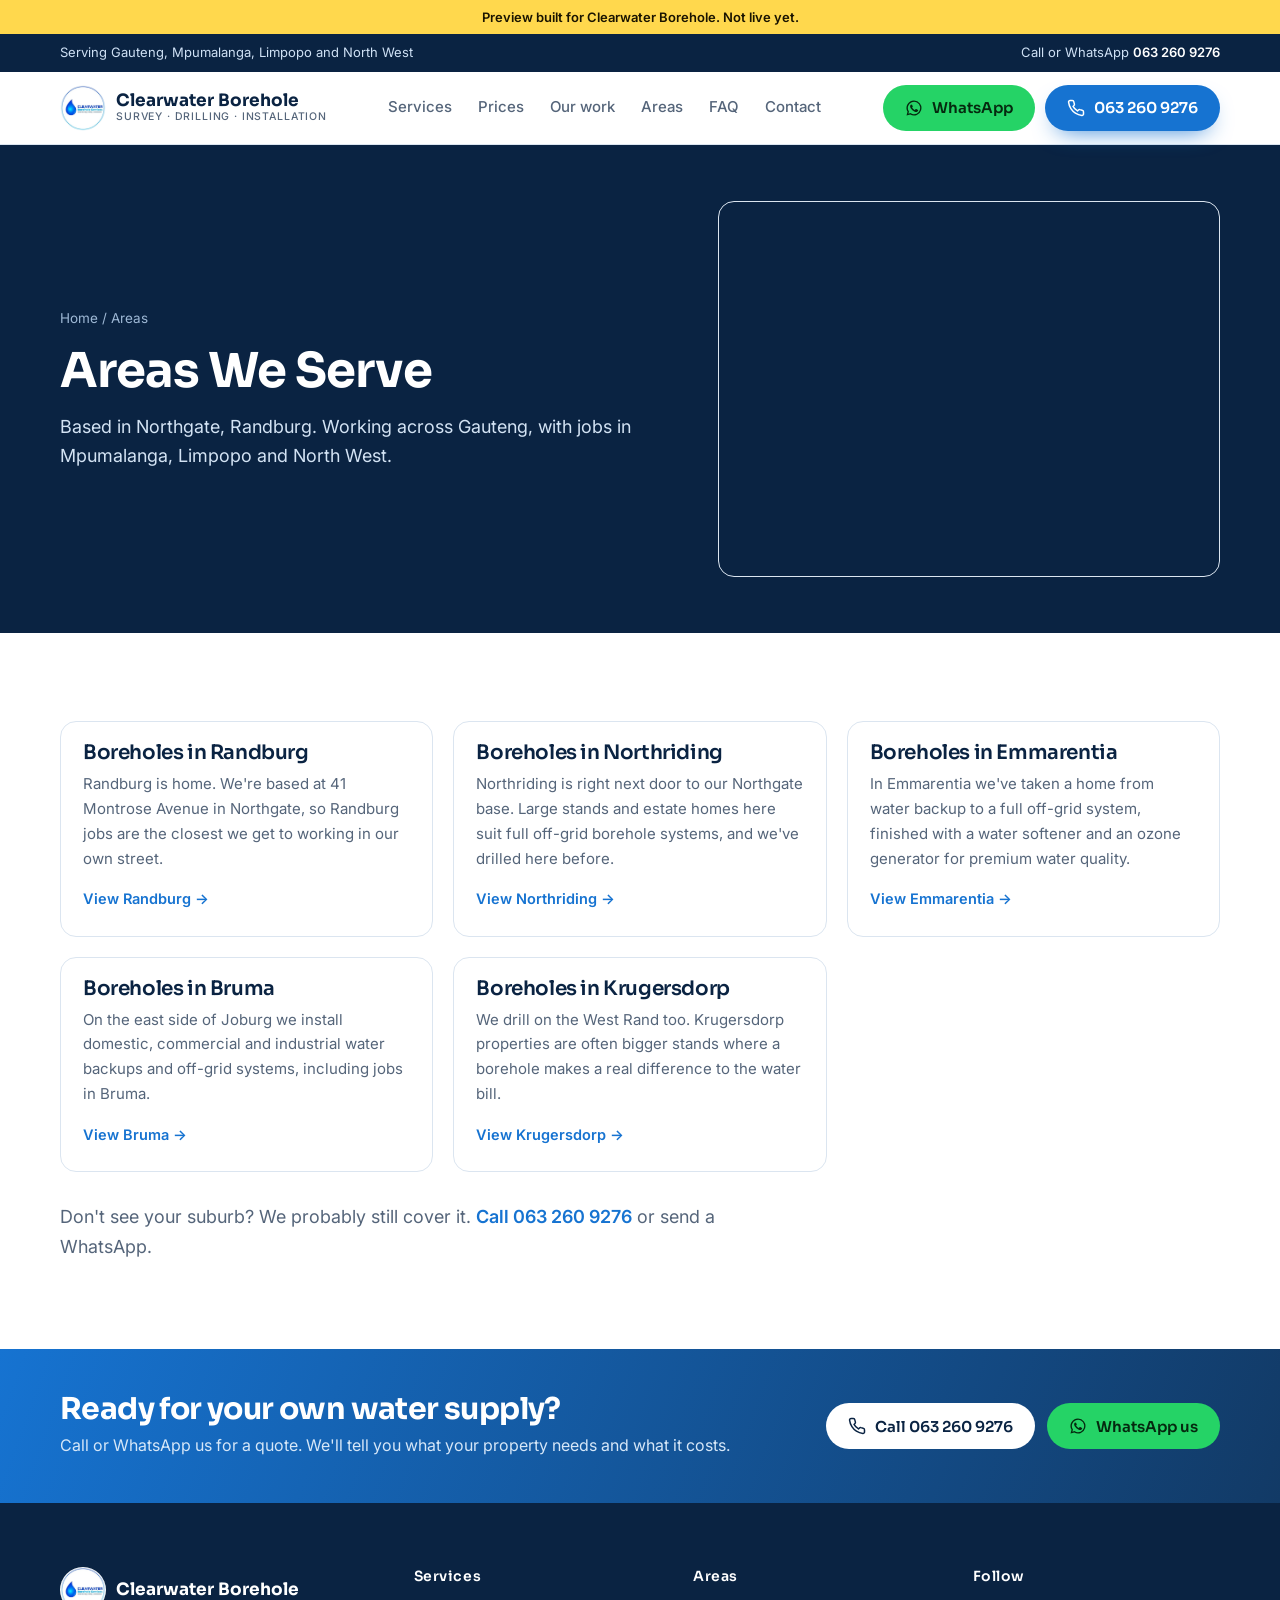
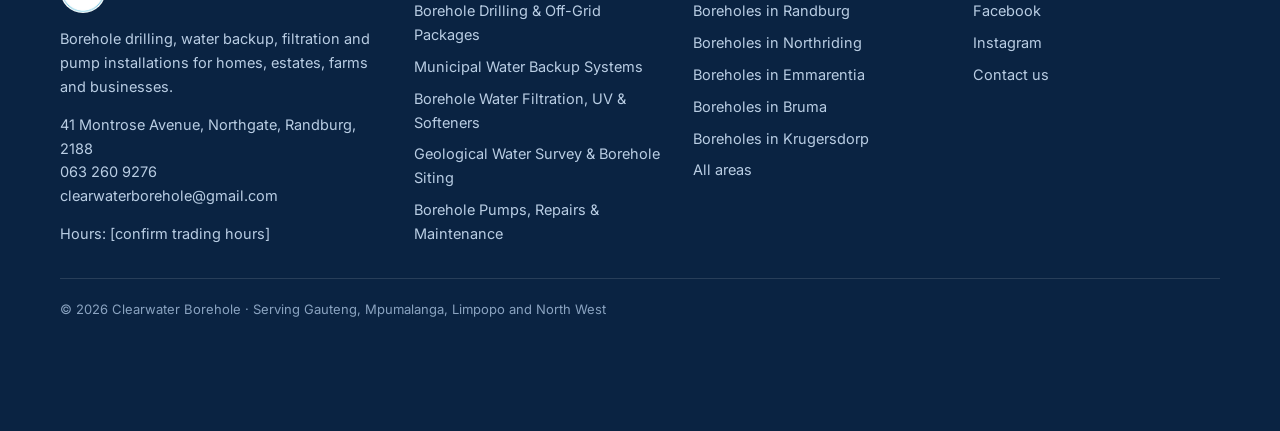
<file: areas/index.html>
<!doctype html>
<html lang="en-ZA">
<head>
<meta charset="utf-8">
<meta name="viewport" content="width=device-width, initial-scale=1">
<!-- PREVIEW: remove noindex + the preview bar when Clearwater approves and the real domain is live -->
<meta name="robots" content="noindex, nofollow">
<title>Areas We Serve | Borehole Drilling Gauteng | Clearwater Borehole</title>
<meta name="description" content="Clearwater Borehole drills boreholes and installs water backup across Randburg, Johannesburg and Gauteng, plus Mpumalanga, Limpopo and North West.">
<link rel="canonical" href="https://dannyschaffer.github.io/clearwater-preview/areas/">
<meta property="og:type" content="website"><meta property="og:title" content="Areas We Serve | Borehole Drilling Gauteng | Clearwater Borehole"><meta property="og:description" content="Clearwater Borehole drills boreholes and installs water backup across Randburg, Johannesburg and Gauteng, plus Mpumalanga, Limpopo and North West.">
<meta property="og:image" content="https://dannyschaffer.github.io/clearwater-preview/img/hero-drilling-water-strike.jpg"><meta property="og:url" content="https://dannyschaffer.github.io/clearwater-preview/areas/">
<link rel="icon" href="../img/logo.jpg">
<link rel="preconnect" href="https://fonts.googleapis.com"><link rel="preconnect" href="https://fonts.gstatic.com" crossorigin><link href="https://fonts.googleapis.com/css2?family=Sora:wght@500;600;700&family=Inter:wght@400;500;600&display=swap" rel="stylesheet">
<link rel="stylesheet" href="../styles.css">
<script type="application/ld+json">{"@context": "https://schema.org", "@type": "HomeAndConstructionBusiness", "@id": "https://dannyschaffer.github.io/clearwater-preview/#business", "name": "Clearwater Borehole", "description": "Borehole drilling, municipal water backup systems, water filtration and pump installations for homes, estates, farms and businesses.", "telephone": "+27632609276", "email": "clearwaterborehole@gmail.com", "url": "https://dannyschaffer.github.io/clearwater-preview/", "image": "https://dannyschaffer.github.io/clearwater-preview/img/hero-drilling-water-strike.jpg", "logo": "https://dannyschaffer.github.io/clearwater-preview/img/logo.jpg", "address": {"@type": "PostalAddress", "streetAddress": "41 Montrose Avenue, Northgate", "addressLocality": "Randburg", "addressRegion": "Gauteng", "postalCode": "2188", "addressCountry": "ZA"}, "geo": {"@type": "GeoCoordinates", "latitude": -26.06147, "longitude": 27.95116}, "areaServed": ["Gauteng", "Mpumalanga", "Limpopo", "North West", "Randburg", "Northriding", "Emmarentia", "Bruma", "Krugersdorp"], "sameAs": ["https://www.facebook.com/clearwaterfiltrationh20", "https://www.instagram.com/clearwaterborehole"]}</script>
</head>
<body>
<div class="preview">Preview built for Clearwater Borehole. Not live yet.</div>
<div class="topstrip"><div class="wrap"><span class="hide-m">Serving Gauteng, Mpumalanga, Limpopo and North West</span><span>Call or WhatsApp <a href="tel:+27632609276">063 260 9276</a></span></div></div>
<header><div class="wrap nav">
<a class="brand" href="../"><img src="../img/logo.jpg" alt="Clearwater Borehole logo"><span>Clearwater Borehole<small>Survey · Drilling · Installation</small></span></a>
<nav class="nav-links"><a href="../#services">Services</a><a href="../#prices">Prices</a><a href="../#work">Our work</a><a href="../areas/">Areas</a><a href="../#faq">FAQ</a><a href="../contact/">Contact</a></nav>
<div class="nav-cta"><a class="btn btn-wa" href="https://wa.me/27632609276?text=Hi%20Clearwater%2C%20I%20would%20like%20a%20quote."><svg viewBox="0 0 24 24" fill="currentColor" aria-hidden="true"><path d="M12 2a10 10 0 0 0-8.6 15.1L2 22l5-1.3A10 10 0 1 0 12 2Zm0 18.2a8.2 8.2 0 0 1-4.2-1.2l-.3-.2-3 .8.8-2.9-.2-.3A8.2 8.2 0 1 1 12 20.2Zm4.5-6.1c-.2-.1-1.5-.7-1.7-.8s-.4-.1-.6.1-.7.8-.8 1-.3.2-.5.1a6.7 6.7 0 0 1-3.3-2.9c-.3-.4.3-.4.7-1.4a.5.5 0 0 0 0-.4l-.8-1.9c-.2-.5-.4-.4-.6-.4h-.5a1 1 0 0 0-.7.3 3 3 0 0 0-.9 2.2 5.2 5.2 0 0 0 1.1 2.7 11.8 11.8 0 0 0 4.5 4c1.7.7 2.3.8 3.2.6a2.7 2.7 0 0 0 1.8-1.2 2.2 2.2 0 0 0 .1-1.2c0-.1-.2-.2-.4-.3Z"/></svg><span>WhatsApp</span></a><a class="btn btn-blue" href="tel:+27632609276"><svg viewBox="0 0 24 24" fill="none" stroke="currentColor" stroke-width="2" stroke-linecap="round" stroke-linejoin="round" aria-hidden="true"><path d="M22 16.9v3a2 2 0 0 1-2.2 2 19.8 19.8 0 0 1-8.6-3.1 19.5 19.5 0 0 1-6-6A19.8 19.8 0 0 1 2.1 4.2 2 2 0 0 1 4.1 2h3a2 2 0 0 1 2 1.7c.1 1 .4 1.9.7 2.8a2 2 0 0 1-.5 2.1L8 9.9a16 16 0 0 0 6 6l1.3-1.3a2 2 0 0 1 2.1-.4c.9.3 1.8.6 2.8.7a2 2 0 0 1 1.8 2Z"/></svg><span>063 260 9276</span></a></div>
</div></header>

<section class="page-hero"><div class="wrap"><div><div class="crumbs"><a href="../">Home</a> / Areas</div>
<h1>Areas We Serve</h1><p class="lead">Based in Northgate, Randburg. Working across Gauteng, with jobs in Mpumalanga, Limpopo and North West.</p></div>
<div class="map"><iframe loading="lazy" title="Map of Gauteng, South Africa" src="https://maps.google.com/maps?q=Gauteng%2C%20South%20Africa&z=12&output=embed"></iframe></div></div></section>
<section><div class="wrap"><div class="svc-grid"><a class="svc" href="randburg/"><div><h3>Boreholes in Randburg</h3><p>Randburg is home. We&#x27;re based at 41 Montrose Avenue in Northgate, so Randburg jobs are the closest we get to working in our own street.</p><span class="more">View Randburg →</span></div></a><a class="svc" href="northriding/"><div><h3>Boreholes in Northriding</h3><p>Northriding is right next door to our Northgate base. Large stands and estate homes here suit full off-grid borehole systems, and we&#x27;ve drilled here before.</p><span class="more">View Northriding →</span></div></a><a class="svc" href="emmarentia/"><div><h3>Boreholes in Emmarentia</h3><p>In Emmarentia we&#x27;ve taken a home from water backup to a full off-grid system, finished with a water softener and an ozone generator for premium water quality.</p><span class="more">View Emmarentia →</span></div></a><a class="svc" href="bruma/"><div><h3>Boreholes in Bruma</h3><p>On the east side of Joburg we install domestic, commercial and industrial water backups and off-grid systems, including jobs in Bruma.</p><span class="more">View Bruma →</span></div></a><a class="svc" href="krugersdorp/"><div><h3>Boreholes in Krugersdorp</h3><p>We drill on the West Rand too. Krugersdorp properties are often bigger stands where a borehole makes a real difference to the water bill.</p><span class="more">View Krugersdorp →</span></div></a></div>
<p class="lead" style="margin-top:30px">Don't see your suburb? We probably still cover it. <a href="tel:+27632609276" style="color:var(--blue);font-weight:600">Call 063 260 9276</a> or send a WhatsApp.</p></div></section>
<div class="band"><div class="wrap"><div><h2>Ready for your own water supply?</h2><p>Call or WhatsApp us for a quote. We&#x27;ll tell you what your property needs and what it costs.</p></div>
<div class="ctas"><a class="btn btn-white" href="tel:+27632609276"><svg viewBox="0 0 24 24" fill="none" stroke="currentColor" stroke-width="2" stroke-linecap="round" stroke-linejoin="round" aria-hidden="true"><path d="M22 16.9v3a2 2 0 0 1-2.2 2 19.8 19.8 0 0 1-8.6-3.1 19.5 19.5 0 0 1-6-6A19.8 19.8 0 0 1 2.1 4.2 2 2 0 0 1 4.1 2h3a2 2 0 0 1 2 1.7c.1 1 .4 1.9.7 2.8a2 2 0 0 1-.5 2.1L8 9.9a16 16 0 0 0 6 6l1.3-1.3a2 2 0 0 1 2.1-.4c.9.3 1.8.6 2.8.7a2 2 0 0 1 1.8 2Z"/></svg>Call 063 260 9276</a><a class="btn btn-wa" href="https://wa.me/27632609276?text=Hi%20Clearwater%2C%20I%20would%20like%20a%20quote."><svg viewBox="0 0 24 24" fill="currentColor" aria-hidden="true"><path d="M12 2a10 10 0 0 0-8.6 15.1L2 22l5-1.3A10 10 0 1 0 12 2Zm0 18.2a8.2 8.2 0 0 1-4.2-1.2l-.3-.2-3 .8.8-2.9-.2-.3A8.2 8.2 0 1 1 12 20.2Zm4.5-6.1c-.2-.1-1.5-.7-1.7-.8s-.4-.1-.6.1-.7.8-.8 1-.3.2-.5.1a6.7 6.7 0 0 1-3.3-2.9c-.3-.4.3-.4.7-1.4a.5.5 0 0 0 0-.4l-.8-1.9c-.2-.5-.4-.4-.6-.4h-.5a1 1 0 0 0-.7.3 3 3 0 0 0-.9 2.2 5.2 5.2 0 0 0 1.1 2.7 11.8 11.8 0 0 0 4.5 4c1.7.7 2.3.8 3.2.6a2.7 2.7 0 0 0 1.8-1.2 2.2 2.2 0 0 0 .1-1.2c0-.1-.2-.2-.4-.3Z"/></svg>WhatsApp us</a></div></div></div>
<footer><div class="wrap">
<div><a class="brand" href="../"><img src="../img/logo.jpg" alt=""><span>Clearwater Borehole</span></a>
<p>Borehole drilling, water backup, filtration and pump installations for homes, estates, farms and businesses.</p>
<p style="margin-top:14px">41 Montrose Avenue, Northgate, Randburg, 2188<br><a href="tel:+27632609276">063 260 9276</a><br><a href="mailto:clearwaterborehole@gmail.com">clearwaterborehole@gmail.com</a></p>
<p style="margin-top:14px">Hours: [confirm trading hours]</p></div>
<div><h4>Services</h4><ul><li><a href="../services/borehole-drilling/">Borehole Drilling &amp; Off-Grid Packages</a></li><li><a href="../services/municipal-water-backup/">Municipal Water Backup Systems</a></li><li><a href="../services/water-filtration/">Borehole Water Filtration, UV &amp; Softeners</a></li><li><a href="../services/geological-water-survey/">Geological Water Survey &amp; Borehole Siting</a></li><li><a href="../services/borehole-pumps/">Borehole Pumps, Repairs &amp; Maintenance</a></li></ul></div>
<div><h4>Areas</h4><ul><li><a href="../areas/randburg/">Boreholes in Randburg</a></li><li><a href="../areas/northriding/">Boreholes in Northriding</a></li><li><a href="../areas/emmarentia/">Boreholes in Emmarentia</a></li><li><a href="../areas/bruma/">Boreholes in Bruma</a></li><li><a href="../areas/krugersdorp/">Boreholes in Krugersdorp</a></li><li><a href="../areas/">All areas</a></li></ul></div>
<div><h4>Follow</h4><ul><li><a href="https://www.facebook.com/clearwaterfiltrationh20">Facebook</a></li><li><a href="https://www.instagram.com/clearwaterborehole">Instagram</a></li><li><a href="../contact/">Contact us</a></li></ul></div>
<div class="legal">© 2026 Clearwater Borehole · Serving Gauteng, Mpumalanga, Limpopo and North West</div>
</div></footer>
<div class="mbar"><a class="btn btn-blue" href="tel:+27632609276"><svg viewBox="0 0 24 24" fill="none" stroke="currentColor" stroke-width="2" stroke-linecap="round" stroke-linejoin="round" aria-hidden="true"><path d="M22 16.9v3a2 2 0 0 1-2.2 2 19.8 19.8 0 0 1-8.6-3.1 19.5 19.5 0 0 1-6-6A19.8 19.8 0 0 1 2.1 4.2 2 2 0 0 1 4.1 2h3a2 2 0 0 1 2 1.7c.1 1 .4 1.9.7 2.8a2 2 0 0 1-.5 2.1L8 9.9a16 16 0 0 0 6 6l1.3-1.3a2 2 0 0 1 2.1-.4c.9.3 1.8.6 2.8.7a2 2 0 0 1 1.8 2Z"/></svg>Call now</a><a class="btn btn-wa" href="https://wa.me/27632609276?text=Hi%20Clearwater%2C%20I%20would%20like%20a%20quote."><svg viewBox="0 0 24 24" fill="currentColor" aria-hidden="true"><path d="M12 2a10 10 0 0 0-8.6 15.1L2 22l5-1.3A10 10 0 1 0 12 2Zm0 18.2a8.2 8.2 0 0 1-4.2-1.2l-.3-.2-3 .8.8-2.9-.2-.3A8.2 8.2 0 1 1 12 20.2Zm4.5-6.1c-.2-.1-1.5-.7-1.7-.8s-.4-.1-.6.1-.7.8-.8 1-.3.2-.5.1a6.7 6.7 0 0 1-3.3-2.9c-.3-.4.3-.4.7-1.4a.5.5 0 0 0 0-.4l-.8-1.9c-.2-.5-.4-.4-.6-.4h-.5a1 1 0 0 0-.7.3 3 3 0 0 0-.9 2.2 5.2 5.2 0 0 0 1.1 2.7 11.8 11.8 0 0 0 4.5 4c1.7.7 2.3.8 3.2.6a2.7 2.7 0 0 0 1.8-1.2 2.2 2.2 0 0 0 .1-1.2c0-.1-.2-.2-.4-.3Z"/></svg>WhatsApp</a></div>
<script>
document.querySelectorAll('form[data-wa]').forEach(f=>f.addEventListener('submit',ev=>{ev.preventDefault();const d=new FormData(f);
const msg=`Hi Clearwater, I'd like a quote.%0AName: ${d.get('name')||''}%0APhone: ${d.get('phone')||''}%0ASuburb: ${d.get('suburb')||''}%0ANeed: ${d.get('need')||''}${d.get('msg')?'%0ANotes: '+d.get('msg'):''}`;
window.open('https://wa.me/27632609276?text='+msg.replace(/ /g,'%20'),'_blank');}));
</script>
</body></html>
</file>
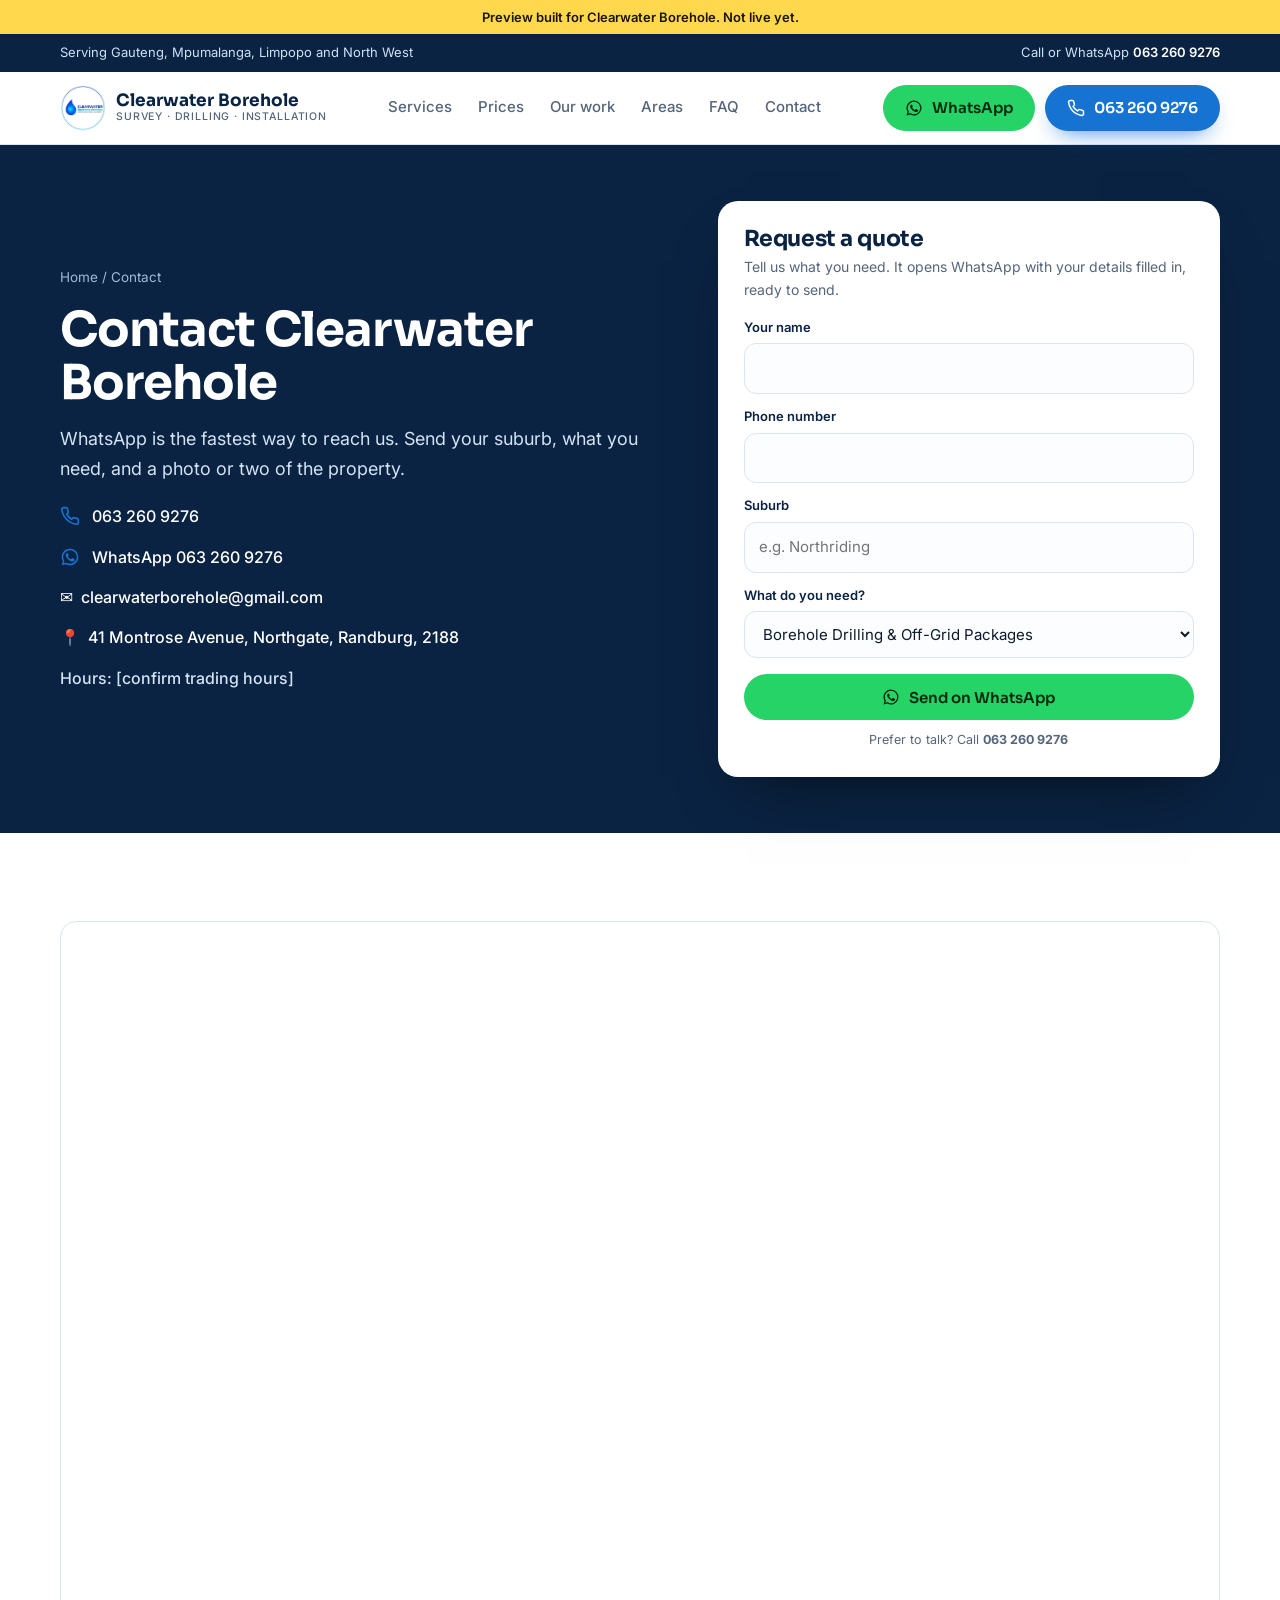
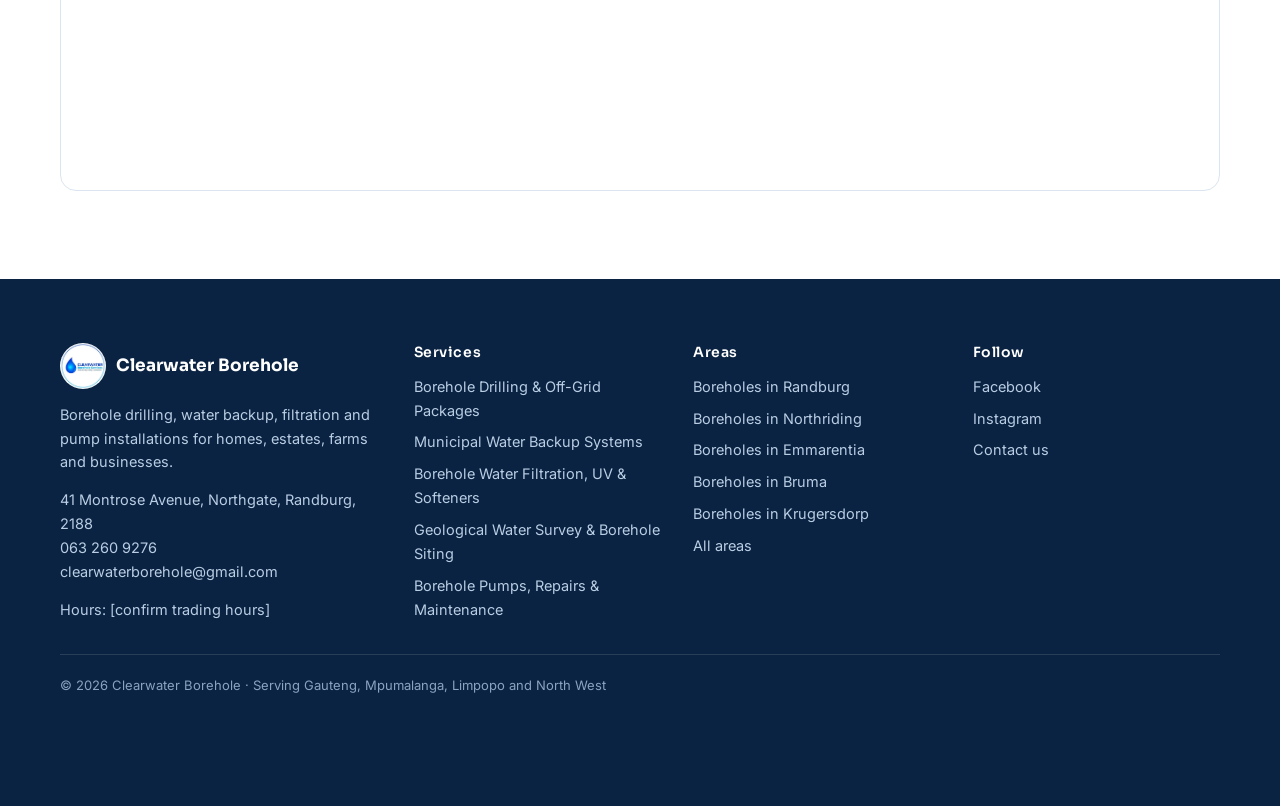
<file: contact/index.html>
<!doctype html>
<html lang="en-ZA">
<head>
<meta charset="utf-8">
<meta name="viewport" content="width=device-width, initial-scale=1">
<!-- PREVIEW: remove noindex + the preview bar when Clearwater approves and the real domain is live -->
<meta name="robots" content="noindex, nofollow">
<title>Contact Clearwater Borehole | Randburg | 063 260 9276</title>
<meta name="description" content="Call or WhatsApp Clearwater Borehole on 063 260 9276 for borehole drilling, water backup and filtration quotes. 41 Montrose Avenue, Northgate, Randburg.">
<link rel="canonical" href="https://dannyschaffer.github.io/clearwater-preview/contact/">
<meta property="og:type" content="website"><meta property="og:title" content="Contact Clearwater Borehole | Randburg | 063 260 9276"><meta property="og:description" content="Call or WhatsApp Clearwater Borehole on 063 260 9276 for borehole drilling, water backup and filtration quotes. 41 Montrose Avenue, Northgate, Randburg.">
<meta property="og:image" content="https://dannyschaffer.github.io/clearwater-preview/img/hero-drilling-water-strike.jpg"><meta property="og:url" content="https://dannyschaffer.github.io/clearwater-preview/contact/">
<link rel="icon" href="../img/logo.jpg">
<link rel="preconnect" href="https://fonts.googleapis.com"><link rel="preconnect" href="https://fonts.gstatic.com" crossorigin><link href="https://fonts.googleapis.com/css2?family=Sora:wght@500;600;700&family=Inter:wght@400;500;600&display=swap" rel="stylesheet">
<link rel="stylesheet" href="../styles.css">
<script type="application/ld+json">{"@context": "https://schema.org", "@type": "HomeAndConstructionBusiness", "@id": "https://dannyschaffer.github.io/clearwater-preview/#business", "name": "Clearwater Borehole", "description": "Borehole drilling, municipal water backup systems, water filtration and pump installations for homes, estates, farms and businesses.", "telephone": "+27632609276", "email": "clearwaterborehole@gmail.com", "url": "https://dannyschaffer.github.io/clearwater-preview/", "image": "https://dannyschaffer.github.io/clearwater-preview/img/hero-drilling-water-strike.jpg", "logo": "https://dannyschaffer.github.io/clearwater-preview/img/logo.jpg", "address": {"@type": "PostalAddress", "streetAddress": "41 Montrose Avenue, Northgate", "addressLocality": "Randburg", "addressRegion": "Gauteng", "postalCode": "2188", "addressCountry": "ZA"}, "geo": {"@type": "GeoCoordinates", "latitude": -26.06147, "longitude": 27.95116}, "areaServed": ["Gauteng", "Mpumalanga", "Limpopo", "North West", "Randburg", "Northriding", "Emmarentia", "Bruma", "Krugersdorp"], "sameAs": ["https://www.facebook.com/clearwaterfiltrationh20", "https://www.instagram.com/clearwaterborehole"]}</script>
</head>
<body>
<div class="preview">Preview built for Clearwater Borehole. Not live yet.</div>
<div class="topstrip"><div class="wrap"><span class="hide-m">Serving Gauteng, Mpumalanga, Limpopo and North West</span><span>Call or WhatsApp <a href="tel:+27632609276">063 260 9276</a></span></div></div>
<header><div class="wrap nav">
<a class="brand" href="../"><img src="../img/logo.jpg" alt="Clearwater Borehole logo"><span>Clearwater Borehole<small>Survey · Drilling · Installation</small></span></a>
<nav class="nav-links"><a href="../#services">Services</a><a href="../#prices">Prices</a><a href="../#work">Our work</a><a href="../areas/">Areas</a><a href="../#faq">FAQ</a><a href="../contact/">Contact</a></nav>
<div class="nav-cta"><a class="btn btn-wa" href="https://wa.me/27632609276?text=Hi%20Clearwater%2C%20I%20would%20like%20a%20quote."><svg viewBox="0 0 24 24" fill="currentColor" aria-hidden="true"><path d="M12 2a10 10 0 0 0-8.6 15.1L2 22l5-1.3A10 10 0 1 0 12 2Zm0 18.2a8.2 8.2 0 0 1-4.2-1.2l-.3-.2-3 .8.8-2.9-.2-.3A8.2 8.2 0 1 1 12 20.2Zm4.5-6.1c-.2-.1-1.5-.7-1.7-.8s-.4-.1-.6.1-.7.8-.8 1-.3.2-.5.1a6.7 6.7 0 0 1-3.3-2.9c-.3-.4.3-.4.7-1.4a.5.5 0 0 0 0-.4l-.8-1.9c-.2-.5-.4-.4-.6-.4h-.5a1 1 0 0 0-.7.3 3 3 0 0 0-.9 2.2 5.2 5.2 0 0 0 1.1 2.7 11.8 11.8 0 0 0 4.5 4c1.7.7 2.3.8 3.2.6a2.7 2.7 0 0 0 1.8-1.2 2.2 2.2 0 0 0 .1-1.2c0-.1-.2-.2-.4-.3Z"/></svg><span>WhatsApp</span></a><a class="btn btn-blue" href="tel:+27632609276"><svg viewBox="0 0 24 24" fill="none" stroke="currentColor" stroke-width="2" stroke-linecap="round" stroke-linejoin="round" aria-hidden="true"><path d="M22 16.9v3a2 2 0 0 1-2.2 2 19.8 19.8 0 0 1-8.6-3.1 19.5 19.5 0 0 1-6-6A19.8 19.8 0 0 1 2.1 4.2 2 2 0 0 1 4.1 2h3a2 2 0 0 1 2 1.7c.1 1 .4 1.9.7 2.8a2 2 0 0 1-.5 2.1L8 9.9a16 16 0 0 0 6 6l1.3-1.3a2 2 0 0 1 2.1-.4c.9.3 1.8.6 2.8.7a2 2 0 0 1 1.8 2Z"/></svg><span>063 260 9276</span></a></div>
</div></header>

<section class="page-hero"><div class="wrap"><div><div class="crumbs"><a href="../">Home</a> / Contact</div>
<h1>Contact Clearwater Borehole</h1><p class="lead">WhatsApp is the fastest way to reach us. Send your suburb, what you need, and a photo or two of the property.</p>
<div class="contact-lines" style="color:#fff">
<a href="tel:+27632609276" style="color:#fff"><svg viewBox="0 0 24 24" fill="none" stroke="currentColor" stroke-width="2" stroke-linecap="round" stroke-linejoin="round" aria-hidden="true"><path d="M22 16.9v3a2 2 0 0 1-2.2 2 19.8 19.8 0 0 1-8.6-3.1 19.5 19.5 0 0 1-6-6A19.8 19.8 0 0 1 2.1 4.2 2 2 0 0 1 4.1 2h3a2 2 0 0 1 2 1.7c.1 1 .4 1.9.7 2.8a2 2 0 0 1-.5 2.1L8 9.9a16 16 0 0 0 6 6l1.3-1.3a2 2 0 0 1 2.1-.4c.9.3 1.8.6 2.8.7a2 2 0 0 1 1.8 2Z"/></svg>063 260 9276</a>
<a href="https://wa.me/27632609276" style="color:#fff"><svg viewBox="0 0 24 24" fill="currentColor" aria-hidden="true"><path d="M12 2a10 10 0 0 0-8.6 15.1L2 22l5-1.3A10 10 0 1 0 12 2Zm0 18.2a8.2 8.2 0 0 1-4.2-1.2l-.3-.2-3 .8.8-2.9-.2-.3A8.2 8.2 0 1 1 12 20.2Zm4.5-6.1c-.2-.1-1.5-.7-1.7-.8s-.4-.1-.6.1-.7.8-.8 1-.3.2-.5.1a6.7 6.7 0 0 1-3.3-2.9c-.3-.4.3-.4.7-1.4a.5.5 0 0 0 0-.4l-.8-1.9c-.2-.5-.4-.4-.6-.4h-.5a1 1 0 0 0-.7.3 3 3 0 0 0-.9 2.2 5.2 5.2 0 0 0 1.1 2.7 11.8 11.8 0 0 0 4.5 4c1.7.7 2.3.8 3.2.6a2.7 2.7 0 0 0 1.8-1.2 2.2 2.2 0 0 0 .1-1.2c0-.1-.2-.2-.4-.3Z"/></svg>WhatsApp 063 260 9276</a>
<a href="mailto:clearwaterborehole@gmail.com" style="color:#fff">✉&nbsp; clearwaterborehole@gmail.com</a>
<div style="color:#fff">📍&nbsp; 41 Montrose Avenue, Northgate, Randburg, 2188</div>
<div style="color:#d3e3f4">Hours: [confirm trading hours]</div></div></div>
<form class="card-form" data-wa>
<h2>Request a quote</h2><p class="small">Tell us what you need. It opens WhatsApp with your details filled in, ready to send.</p>
<label class="field"><span>Your name</span><input name="name" required autocomplete="name"></label>
<label class="field"><span>Phone number</span><input name="phone" type="tel" required autocomplete="tel"></label>
<label class="field"><span>Suburb</span><input name="suburb" placeholder="e.g. Northriding"></label>
<label class="field"><span>What do you need?</span><select name="need"><option>Borehole Drilling &amp; Off-Grid Packages</option><option>Municipal Water Backup Systems</option><option>Borehole Water Filtration, UV &amp; Softeners</option><option>Geological Water Survey &amp; Borehole Siting</option><option>Borehole Pumps, Repairs &amp; Maintenance</option><option>Not sure yet</option></select></label>
<button class="btn btn-wa" type="submit"><svg viewBox="0 0 24 24" fill="currentColor" aria-hidden="true"><path d="M12 2a10 10 0 0 0-8.6 15.1L2 22l5-1.3A10 10 0 1 0 12 2Zm0 18.2a8.2 8.2 0 0 1-4.2-1.2l-.3-.2-3 .8.8-2.9-.2-.3A8.2 8.2 0 1 1 12 20.2Zm4.5-6.1c-.2-.1-1.5-.7-1.7-.8s-.4-.1-.6.1-.7.8-.8 1-.3.2-.5.1a6.7 6.7 0 0 1-3.3-2.9c-.3-.4.3-.4.7-1.4a.5.5 0 0 0 0-.4l-.8-1.9c-.2-.5-.4-.4-.6-.4h-.5a1 1 0 0 0-.7.3 3 3 0 0 0-.9 2.2 5.2 5.2 0 0 0 1.1 2.7 11.8 11.8 0 0 0 4.5 4c1.7.7 2.3.8 3.2.6a2.7 2.7 0 0 0 1.8-1.2 2.2 2.2 0 0 0 .1-1.2c0-.1-.2-.2-.4-.3Z"/></svg>Send on WhatsApp</button>
<p class="form-note">Prefer to talk? Call <a href="tel:+27632609276"><b>063 260 9276</b></a></p>
</form>
</div></section>
<section><div class="wrap"><div class="map"><iframe loading="lazy" title="Map of 41 Montrose Avenue, Northgate, Randburg" src="https://maps.google.com/maps?q=41%20Montrose%20Avenue%2C%20Northgate%2C%20Randburg&z=12&output=embed"></iframe></div></div></section>
<footer><div class="wrap">
<div><a class="brand" href="../"><img src="../img/logo.jpg" alt=""><span>Clearwater Borehole</span></a>
<p>Borehole drilling, water backup, filtration and pump installations for homes, estates, farms and businesses.</p>
<p style="margin-top:14px">41 Montrose Avenue, Northgate, Randburg, 2188<br><a href="tel:+27632609276">063 260 9276</a><br><a href="mailto:clearwaterborehole@gmail.com">clearwaterborehole@gmail.com</a></p>
<p style="margin-top:14px">Hours: [confirm trading hours]</p></div>
<div><h4>Services</h4><ul><li><a href="../services/borehole-drilling/">Borehole Drilling &amp; Off-Grid Packages</a></li><li><a href="../services/municipal-water-backup/">Municipal Water Backup Systems</a></li><li><a href="../services/water-filtration/">Borehole Water Filtration, UV &amp; Softeners</a></li><li><a href="../services/geological-water-survey/">Geological Water Survey &amp; Borehole Siting</a></li><li><a href="../services/borehole-pumps/">Borehole Pumps, Repairs &amp; Maintenance</a></li></ul></div>
<div><h4>Areas</h4><ul><li><a href="../areas/randburg/">Boreholes in Randburg</a></li><li><a href="../areas/northriding/">Boreholes in Northriding</a></li><li><a href="../areas/emmarentia/">Boreholes in Emmarentia</a></li><li><a href="../areas/bruma/">Boreholes in Bruma</a></li><li><a href="../areas/krugersdorp/">Boreholes in Krugersdorp</a></li><li><a href="../areas/">All areas</a></li></ul></div>
<div><h4>Follow</h4><ul><li><a href="https://www.facebook.com/clearwaterfiltrationh20">Facebook</a></li><li><a href="https://www.instagram.com/clearwaterborehole">Instagram</a></li><li><a href="../contact/">Contact us</a></li></ul></div>
<div class="legal">© 2026 Clearwater Borehole · Serving Gauteng, Mpumalanga, Limpopo and North West</div>
</div></footer>
<div class="mbar"><a class="btn btn-blue" href="tel:+27632609276"><svg viewBox="0 0 24 24" fill="none" stroke="currentColor" stroke-width="2" stroke-linecap="round" stroke-linejoin="round" aria-hidden="true"><path d="M22 16.9v3a2 2 0 0 1-2.2 2 19.8 19.8 0 0 1-8.6-3.1 19.5 19.5 0 0 1-6-6A19.8 19.8 0 0 1 2.1 4.2 2 2 0 0 1 4.1 2h3a2 2 0 0 1 2 1.7c.1 1 .4 1.9.7 2.8a2 2 0 0 1-.5 2.1L8 9.9a16 16 0 0 0 6 6l1.3-1.3a2 2 0 0 1 2.1-.4c.9.3 1.8.6 2.8.7a2 2 0 0 1 1.8 2Z"/></svg>Call now</a><a class="btn btn-wa" href="https://wa.me/27632609276?text=Hi%20Clearwater%2C%20I%20would%20like%20a%20quote."><svg viewBox="0 0 24 24" fill="currentColor" aria-hidden="true"><path d="M12 2a10 10 0 0 0-8.6 15.1L2 22l5-1.3A10 10 0 1 0 12 2Zm0 18.2a8.2 8.2 0 0 1-4.2-1.2l-.3-.2-3 .8.8-2.9-.2-.3A8.2 8.2 0 1 1 12 20.2Zm4.5-6.1c-.2-.1-1.5-.7-1.7-.8s-.4-.1-.6.1-.7.8-.8 1-.3.2-.5.1a6.7 6.7 0 0 1-3.3-2.9c-.3-.4.3-.4.7-1.4a.5.5 0 0 0 0-.4l-.8-1.9c-.2-.5-.4-.4-.6-.4h-.5a1 1 0 0 0-.7.3 3 3 0 0 0-.9 2.2 5.2 5.2 0 0 0 1.1 2.7 11.8 11.8 0 0 0 4.5 4c1.7.7 2.3.8 3.2.6a2.7 2.7 0 0 0 1.8-1.2 2.2 2.2 0 0 0 .1-1.2c0-.1-.2-.2-.4-.3Z"/></svg>WhatsApp</a></div>
<script>
document.querySelectorAll('form[data-wa]').forEach(f=>f.addEventListener('submit',ev=>{ev.preventDefault();const d=new FormData(f);
const msg=`Hi Clearwater, I'd like a quote.%0AName: ${d.get('name')||''}%0APhone: ${d.get('phone')||''}%0ASuburb: ${d.get('suburb')||''}%0ANeed: ${d.get('need')||''}${d.get('msg')?'%0ANotes: '+d.get('msg'):''}`;
window.open('https://wa.me/27632609276?text='+msg.replace(/ /g,'%20'),'_blank');}));
</script>
</body></html>
</file>
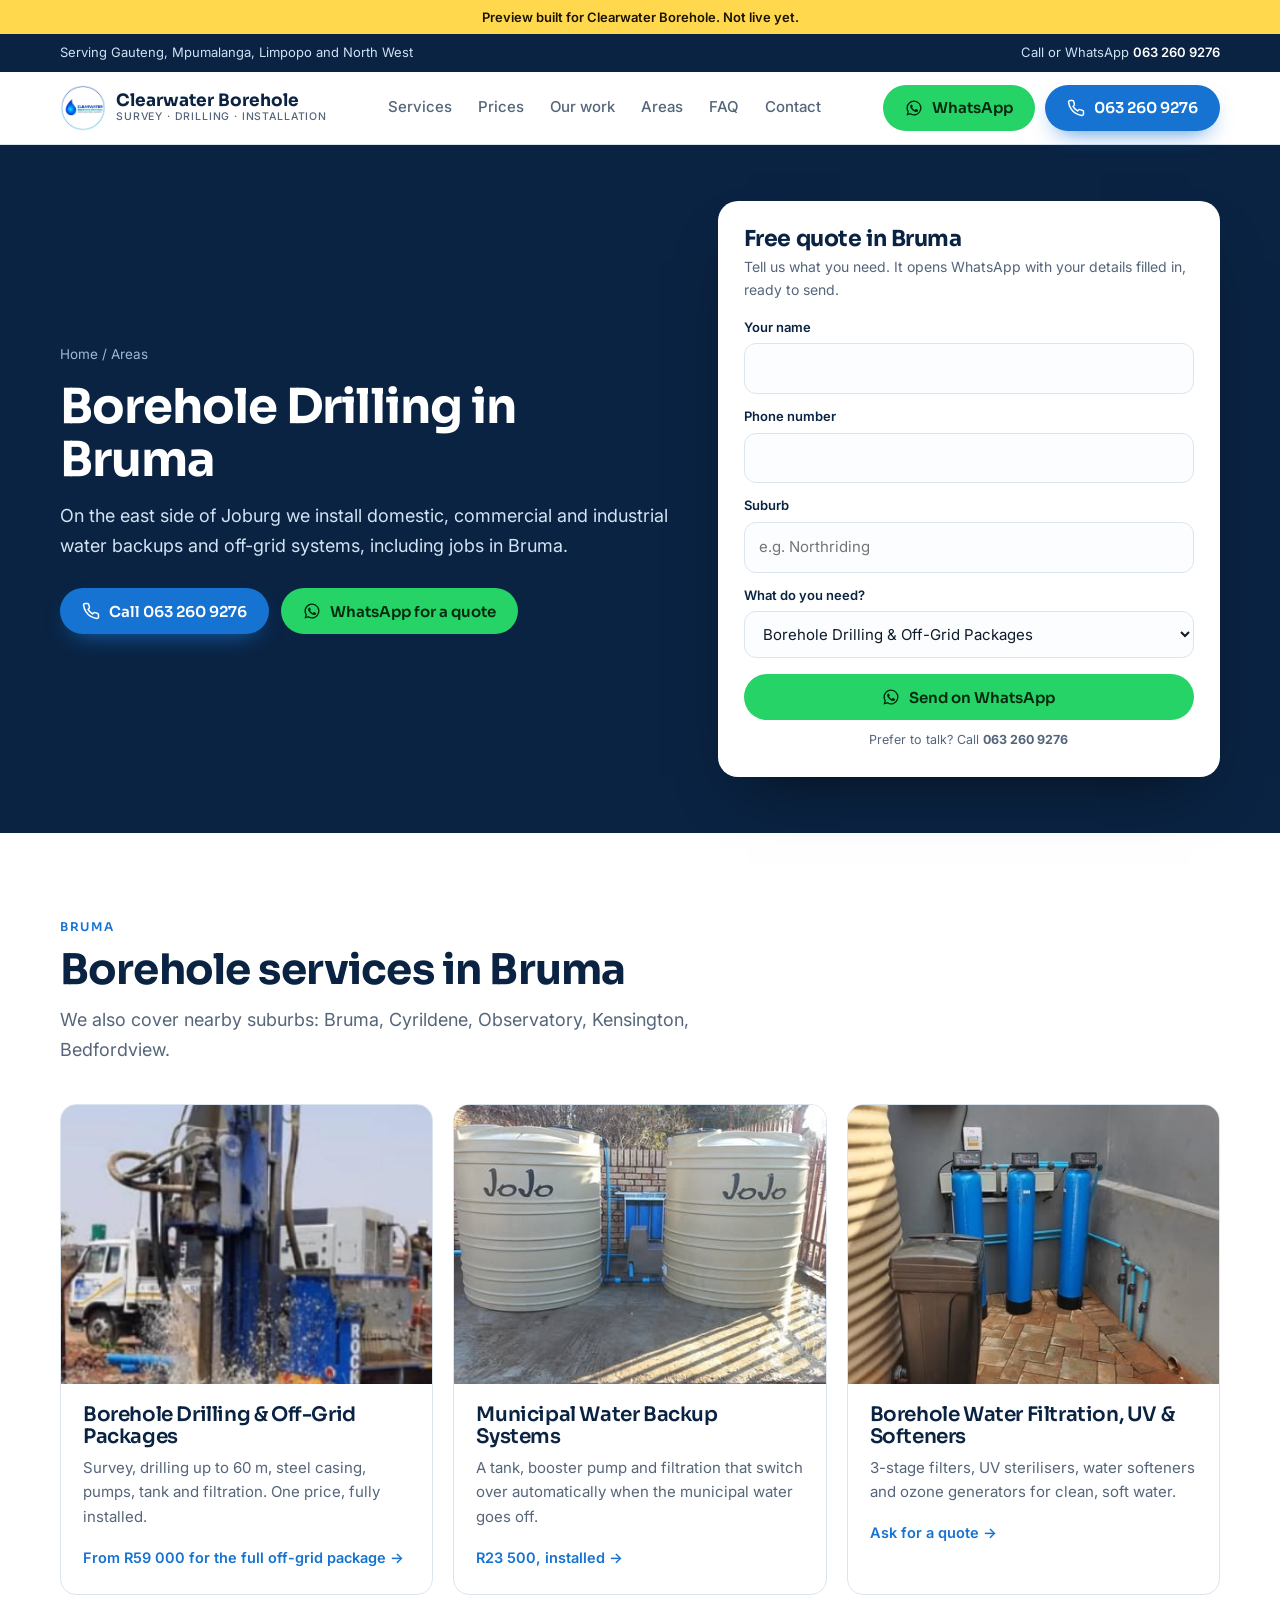
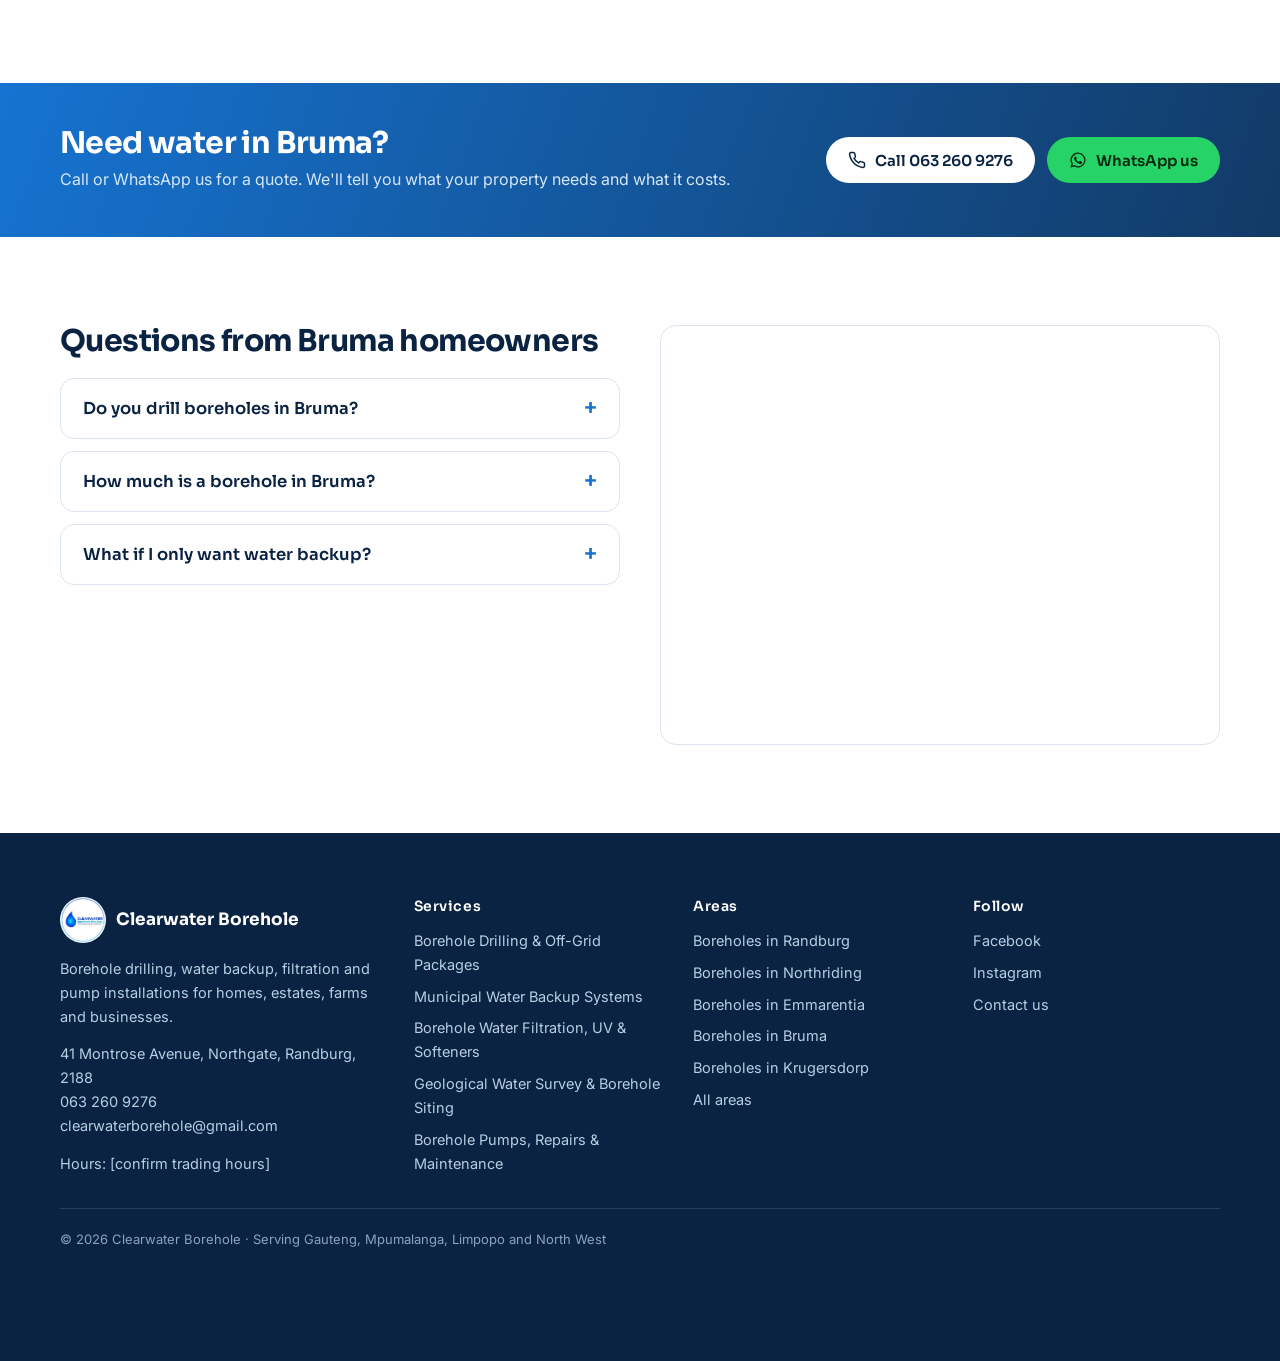
<file: areas/bruma/index.html>
<!doctype html>
<html lang="en-ZA">
<head>
<meta charset="utf-8">
<meta name="viewport" content="width=device-width, initial-scale=1">
<!-- PREVIEW: remove noindex + the preview bar when Clearwater approves and the real domain is live -->
<meta name="robots" content="noindex, nofollow">
<title>Borehole Drilling Bruma | Off-Grid &amp; Backup Water | Clearwater Borehole</title>
<meta name="description" content="Borehole drilling, water backup and filtration in Bruma. Off-grid packages from R59 000, backup systems R23 500. Call Clearwater Borehole on 063 260 9276.">
<link rel="canonical" href="https://dannyschaffer.github.io/clearwater-preview/areas/bruma/">
<meta property="og:type" content="website"><meta property="og:title" content="Borehole Drilling Bruma | Off-Grid &amp; Backup Water | Clearwater Borehole"><meta property="og:description" content="Borehole drilling, water backup and filtration in Bruma. Off-grid packages from R59 000, backup systems R23 500. Call Clearwater Borehole on 063 260 9276.">
<meta property="og:image" content="https://dannyschaffer.github.io/clearwater-preview/img/hero-drilling-water-strike.jpg"><meta property="og:url" content="https://dannyschaffer.github.io/clearwater-preview/areas/bruma/">
<link rel="icon" href="../../img/logo.jpg">
<link rel="preconnect" href="https://fonts.googleapis.com"><link rel="preconnect" href="https://fonts.gstatic.com" crossorigin><link href="https://fonts.googleapis.com/css2?family=Sora:wght@500;600;700&family=Inter:wght@400;500;600&display=swap" rel="stylesheet">
<link rel="stylesheet" href="../../styles.css">
<script type="application/ld+json">{"@context": "https://schema.org", "@type": "HomeAndConstructionBusiness", "@id": "https://dannyschaffer.github.io/clearwater-preview/#business", "name": "Clearwater Borehole", "description": "Borehole drilling, municipal water backup systems, water filtration and pump installations for homes, estates, farms and businesses.", "telephone": "+27632609276", "email": "clearwaterborehole@gmail.com", "url": "https://dannyschaffer.github.io/clearwater-preview/", "image": "https://dannyschaffer.github.io/clearwater-preview/img/hero-drilling-water-strike.jpg", "logo": "https://dannyschaffer.github.io/clearwater-preview/img/logo.jpg", "address": {"@type": "PostalAddress", "streetAddress": "41 Montrose Avenue, Northgate", "addressLocality": "Randburg", "addressRegion": "Gauteng", "postalCode": "2188", "addressCountry": "ZA"}, "geo": {"@type": "GeoCoordinates", "latitude": -26.06147, "longitude": 27.95116}, "areaServed": ["Gauteng", "Mpumalanga", "Limpopo", "North West", "Randburg", "Northriding", "Emmarentia", "Bruma", "Krugersdorp"], "sameAs": ["https://www.facebook.com/clearwaterfiltrationh20", "https://www.instagram.com/clearwaterborehole"]}</script><script type="application/ld+json">{"@context": "https://schema.org", "@type": "FAQPage", "mainEntity": [{"@type": "Question", "name": "Do you drill boreholes in Bruma?", "acceptedAnswer": {"@type": "Answer", "text": "Yes. Bruma job, October 2025. We work across Bruma and the surrounding suburbs: Bruma, Cyrildene, Observatory, Kensington, Bedfordview."}}, {"@type": "Question", "name": "How much is a borehole in Bruma?", "acceptedAnswer": {"@type": "Answer", "text": "Our off-grid package starts at R59 000, including survey, drilling up to 60 m, casing, pumps, tank, filtration and UV. If your site needs more, we quote it before work starts."}}, {"@type": "Question", "name": "What if I only want water backup?", "acceptedAnswer": {"@type": "Answer", "text": "Our municipal backup system is R23 500 installed and switches to tank water automatically when the mains goes off."}}]}</script>
</head>
<body>
<div class="preview">Preview built for Clearwater Borehole. Not live yet.</div>
<div class="topstrip"><div class="wrap"><span class="hide-m">Serving Gauteng, Mpumalanga, Limpopo and North West</span><span>Call or WhatsApp <a href="tel:+27632609276">063 260 9276</a></span></div></div>
<header><div class="wrap nav">
<a class="brand" href="../../"><img src="../../img/logo.jpg" alt="Clearwater Borehole logo"><span>Clearwater Borehole<small>Survey · Drilling · Installation</small></span></a>
<nav class="nav-links"><a href="../../#services">Services</a><a href="../../#prices">Prices</a><a href="../../#work">Our work</a><a href="../../areas/">Areas</a><a href="../../#faq">FAQ</a><a href="../../contact/">Contact</a></nav>
<div class="nav-cta"><a class="btn btn-wa" href="https://wa.me/27632609276?text=Hi%20Clearwater%2C%20I%20would%20like%20a%20quote."><svg viewBox="0 0 24 24" fill="currentColor" aria-hidden="true"><path d="M12 2a10 10 0 0 0-8.6 15.1L2 22l5-1.3A10 10 0 1 0 12 2Zm0 18.2a8.2 8.2 0 0 1-4.2-1.2l-.3-.2-3 .8.8-2.9-.2-.3A8.2 8.2 0 1 1 12 20.2Zm4.5-6.1c-.2-.1-1.5-.7-1.7-.8s-.4-.1-.6.1-.7.8-.8 1-.3.2-.5.1a6.7 6.7 0 0 1-3.3-2.9c-.3-.4.3-.4.7-1.4a.5.5 0 0 0 0-.4l-.8-1.9c-.2-.5-.4-.4-.6-.4h-.5a1 1 0 0 0-.7.3 3 3 0 0 0-.9 2.2 5.2 5.2 0 0 0 1.1 2.7 11.8 11.8 0 0 0 4.5 4c1.7.7 2.3.8 3.2.6a2.7 2.7 0 0 0 1.8-1.2 2.2 2.2 0 0 0 .1-1.2c0-.1-.2-.2-.4-.3Z"/></svg><span>WhatsApp</span></a><a class="btn btn-blue" href="tel:+27632609276"><svg viewBox="0 0 24 24" fill="none" stroke="currentColor" stroke-width="2" stroke-linecap="round" stroke-linejoin="round" aria-hidden="true"><path d="M22 16.9v3a2 2 0 0 1-2.2 2 19.8 19.8 0 0 1-8.6-3.1 19.5 19.5 0 0 1-6-6A19.8 19.8 0 0 1 2.1 4.2 2 2 0 0 1 4.1 2h3a2 2 0 0 1 2 1.7c.1 1 .4 1.9.7 2.8a2 2 0 0 1-.5 2.1L8 9.9a16 16 0 0 0 6 6l1.3-1.3a2 2 0 0 1 2.1-.4c.9.3 1.8.6 2.8.7a2 2 0 0 1 1.8 2Z"/></svg><span>063 260 9276</span></a></div>
</div></header>

<section class="page-hero"><div class="wrap">
<div><div class="crumbs"><a href="../../">Home</a> / <a href="../">Areas</a></div>
<h1>Borehole Drilling in Bruma</h1><p class="lead">On the east side of Joburg we install domestic, commercial and industrial water backups and off-grid systems, including jobs in Bruma.</p>
<div class="hero-ctas"><a class="btn btn-blue" href="tel:+27632609276"><svg viewBox="0 0 24 24" fill="none" stroke="currentColor" stroke-width="2" stroke-linecap="round" stroke-linejoin="round" aria-hidden="true"><path d="M22 16.9v3a2 2 0 0 1-2.2 2 19.8 19.8 0 0 1-8.6-3.1 19.5 19.5 0 0 1-6-6A19.8 19.8 0 0 1 2.1 4.2 2 2 0 0 1 4.1 2h3a2 2 0 0 1 2 1.7c.1 1 .4 1.9.7 2.8a2 2 0 0 1-.5 2.1L8 9.9a16 16 0 0 0 6 6l1.3-1.3a2 2 0 0 1 2.1-.4c.9.3 1.8.6 2.8.7a2 2 0 0 1 1.8 2Z"/></svg>Call 063 260 9276</a><a class="btn btn-wa" href="https://wa.me/27632609276?text=Hi%20Clearwater%2C%20I%20am%20in%20Bruma%20and%20would%20like%20a%20borehole%20quote."><svg viewBox="0 0 24 24" fill="currentColor" aria-hidden="true"><path d="M12 2a10 10 0 0 0-8.6 15.1L2 22l5-1.3A10 10 0 1 0 12 2Zm0 18.2a8.2 8.2 0 0 1-4.2-1.2l-.3-.2-3 .8.8-2.9-.2-.3A8.2 8.2 0 1 1 12 20.2Zm4.5-6.1c-.2-.1-1.5-.7-1.7-.8s-.4-.1-.6.1-.7.8-.8 1-.3.2-.5.1a6.7 6.7 0 0 1-3.3-2.9c-.3-.4.3-.4.7-1.4a.5.5 0 0 0 0-.4l-.8-1.9c-.2-.5-.4-.4-.6-.4h-.5a1 1 0 0 0-.7.3 3 3 0 0 0-.9 2.2 5.2 5.2 0 0 0 1.1 2.7 11.8 11.8 0 0 0 4.5 4c1.7.7 2.3.8 3.2.6a2.7 2.7 0 0 0 1.8-1.2 2.2 2.2 0 0 0 .1-1.2c0-.1-.2-.2-.4-.3Z"/></svg>WhatsApp for a quote</a></div></div>
<form class="card-form" data-wa>
<h2>Free quote in Bruma</h2><p class="small">Tell us what you need. It opens WhatsApp with your details filled in, ready to send.</p>
<label class="field"><span>Your name</span><input name="name" required autocomplete="name"></label>
<label class="field"><span>Phone number</span><input name="phone" type="tel" required autocomplete="tel"></label>
<label class="field"><span>Suburb</span><input name="suburb" placeholder="e.g. Northriding"></label>
<label class="field"><span>What do you need?</span><select name="need"><option>Borehole Drilling &amp; Off-Grid Packages</option><option>Municipal Water Backup Systems</option><option>Borehole Water Filtration, UV &amp; Softeners</option><option>Geological Water Survey &amp; Borehole Siting</option><option>Borehole Pumps, Repairs &amp; Maintenance</option><option>Not sure yet</option></select></label>
<button class="btn btn-wa" type="submit"><svg viewBox="0 0 24 24" fill="currentColor" aria-hidden="true"><path d="M12 2a10 10 0 0 0-8.6 15.1L2 22l5-1.3A10 10 0 1 0 12 2Zm0 18.2a8.2 8.2 0 0 1-4.2-1.2l-.3-.2-3 .8.8-2.9-.2-.3A8.2 8.2 0 1 1 12 20.2Zm4.5-6.1c-.2-.1-1.5-.7-1.7-.8s-.4-.1-.6.1-.7.8-.8 1-.3.2-.5.1a6.7 6.7 0 0 1-3.3-2.9c-.3-.4.3-.4.7-1.4a.5.5 0 0 0 0-.4l-.8-1.9c-.2-.5-.4-.4-.6-.4h-.5a1 1 0 0 0-.7.3 3 3 0 0 0-.9 2.2 5.2 5.2 0 0 0 1.1 2.7 11.8 11.8 0 0 0 4.5 4c1.7.7 2.3.8 3.2.6a2.7 2.7 0 0 0 1.8-1.2 2.2 2.2 0 0 0 .1-1.2c0-.1-.2-.2-.4-.3Z"/></svg>Send on WhatsApp</button>
<p class="form-note">Prefer to talk? Call <a href="tel:+27632609276"><b>063 260 9276</b></a></p>
</form>
</div></section>
<section><div class="wrap">
<div class="sec-head"><span class="eyebrow">Bruma</span><h2>Borehole services in Bruma</h2><p class="lead">We also cover nearby suburbs: Bruma, Cyrildene, Observatory, Kensington, Bedfordview.</p></div>
<div class="svc-grid"><a class="svc" href="../../services/borehole-drilling/"><img src="../../img/hero-drilling-water-strike.jpg" alt="Clearwater drilling rig striking water on a borehole job" loading="lazy"><div><h3>Borehole Drilling &amp; Off-Grid Packages</h3><p>Survey, drilling up to 60 m, steel casing, pumps, tank and filtration. One price, fully installed.</p><span class="more">From R59 000 for the full off-grid package →</span></div></a><a class="svc" href="../../services/municipal-water-backup/"><img src="../../img/jojo-backup-tanks.jpg" alt="Two JoJo backup tanks with filtration installed by Clearwater" loading="lazy"><div><h3>Municipal Water Backup Systems</h3><p>A tank, booster pump and filtration that switch over automatically when the municipal water goes off.</p><span class="more">R23 500, installed →</span></div></a><a class="svc" href="../../services/water-filtration/"><img src="../../img/softener-filtration-system.jpg" alt="Water softener, 3-stage filters and UV steriliser installed against a house wall" loading="lazy"><div><h3>Borehole Water Filtration, UV &amp; Softeners</h3><p>3-stage filters, UV sterilisers, water softeners and ozone generators for clean, soft water.</p><span class="more">Ask for a quote →</span></div></a></div>
</div></section>
<div class="band"><div class="wrap"><div><h2>Need water in Bruma?</h2><p>Call or WhatsApp us for a quote. We&#x27;ll tell you what your property needs and what it costs.</p></div>
<div class="ctas"><a class="btn btn-white" href="tel:+27632609276"><svg viewBox="0 0 24 24" fill="none" stroke="currentColor" stroke-width="2" stroke-linecap="round" stroke-linejoin="round" aria-hidden="true"><path d="M22 16.9v3a2 2 0 0 1-2.2 2 19.8 19.8 0 0 1-8.6-3.1 19.5 19.5 0 0 1-6-6A19.8 19.8 0 0 1 2.1 4.2 2 2 0 0 1 4.1 2h3a2 2 0 0 1 2 1.7c.1 1 .4 1.9.7 2.8a2 2 0 0 1-.5 2.1L8 9.9a16 16 0 0 0 6 6l1.3-1.3a2 2 0 0 1 2.1-.4c.9.3 1.8.6 2.8.7a2 2 0 0 1 1.8 2Z"/></svg>Call 063 260 9276</a><a class="btn btn-wa" href="https://wa.me/27632609276?text=Hi%20Clearwater%2C%20I%20would%20like%20a%20quote."><svg viewBox="0 0 24 24" fill="currentColor" aria-hidden="true"><path d="M12 2a10 10 0 0 0-8.6 15.1L2 22l5-1.3A10 10 0 1 0 12 2Zm0 18.2a8.2 8.2 0 0 1-4.2-1.2l-.3-.2-3 .8.8-2.9-.2-.3A8.2 8.2 0 1 1 12 20.2Zm4.5-6.1c-.2-.1-1.5-.7-1.7-.8s-.4-.1-.6.1-.7.8-.8 1-.3.2-.5.1a6.7 6.7 0 0 1-3.3-2.9c-.3-.4.3-.4.7-1.4a.5.5 0 0 0 0-.4l-.8-1.9c-.2-.5-.4-.4-.6-.4h-.5a1 1 0 0 0-.7.3 3 3 0 0 0-.9 2.2 5.2 5.2 0 0 0 1.1 2.7 11.8 11.8 0 0 0 4.5 4c1.7.7 2.3.8 3.2.6a2.7 2.7 0 0 0 1.8-1.2 2.2 2.2 0 0 0 .1-1.2c0-.1-.2-.2-.4-.3Z"/></svg>WhatsApp us</a></div></div></div>
<section class="area"><div class="wrap">
<div><h2 style="font-size:30px">Questions from Bruma homeowners</h2><div class="faq-list" style="margin-top:20px"><details><summary>Do you drill boreholes in Bruma?</summary><p>Yes. Bruma job, October 2025. We work across Bruma and the surrounding suburbs: Bruma, Cyrildene, Observatory, Kensington, Bedfordview.</p></details><details><summary>How much is a borehole in Bruma?</summary><p>Our off-grid package starts at R59 000, including survey, drilling up to 60 m, casing, pumps, tank, filtration and UV. If your site needs more, we quote it before work starts.</p></details><details><summary>What if I only want water backup?</summary><p>Our municipal backup system is R23 500 installed and switches to tank water automatically when the mains goes off.</p></details></div></div>
<div class="map"><iframe loading="lazy" title="Map of Bruma, Gauteng, South Africa" src="https://maps.google.com/maps?q=Bruma%2C%20Gauteng%2C%20South%20Africa&z=12&output=embed"></iframe></div>
</div></section>
<footer><div class="wrap">
<div><a class="brand" href="../../"><img src="../../img/logo.jpg" alt=""><span>Clearwater Borehole</span></a>
<p>Borehole drilling, water backup, filtration and pump installations for homes, estates, farms and businesses.</p>
<p style="margin-top:14px">41 Montrose Avenue, Northgate, Randburg, 2188<br><a href="tel:+27632609276">063 260 9276</a><br><a href="mailto:clearwaterborehole@gmail.com">clearwaterborehole@gmail.com</a></p>
<p style="margin-top:14px">Hours: [confirm trading hours]</p></div>
<div><h4>Services</h4><ul><li><a href="../../services/borehole-drilling/">Borehole Drilling &amp; Off-Grid Packages</a></li><li><a href="../../services/municipal-water-backup/">Municipal Water Backup Systems</a></li><li><a href="../../services/water-filtration/">Borehole Water Filtration, UV &amp; Softeners</a></li><li><a href="../../services/geological-water-survey/">Geological Water Survey &amp; Borehole Siting</a></li><li><a href="../../services/borehole-pumps/">Borehole Pumps, Repairs &amp; Maintenance</a></li></ul></div>
<div><h4>Areas</h4><ul><li><a href="../../areas/randburg/">Boreholes in Randburg</a></li><li><a href="../../areas/northriding/">Boreholes in Northriding</a></li><li><a href="../../areas/emmarentia/">Boreholes in Emmarentia</a></li><li><a href="../../areas/bruma/">Boreholes in Bruma</a></li><li><a href="../../areas/krugersdorp/">Boreholes in Krugersdorp</a></li><li><a href="../../areas/">All areas</a></li></ul></div>
<div><h4>Follow</h4><ul><li><a href="https://www.facebook.com/clearwaterfiltrationh20">Facebook</a></li><li><a href="https://www.instagram.com/clearwaterborehole">Instagram</a></li><li><a href="../../contact/">Contact us</a></li></ul></div>
<div class="legal">© 2026 Clearwater Borehole · Serving Gauteng, Mpumalanga, Limpopo and North West</div>
</div></footer>
<div class="mbar"><a class="btn btn-blue" href="tel:+27632609276"><svg viewBox="0 0 24 24" fill="none" stroke="currentColor" stroke-width="2" stroke-linecap="round" stroke-linejoin="round" aria-hidden="true"><path d="M22 16.9v3a2 2 0 0 1-2.2 2 19.8 19.8 0 0 1-8.6-3.1 19.5 19.5 0 0 1-6-6A19.8 19.8 0 0 1 2.1 4.2 2 2 0 0 1 4.1 2h3a2 2 0 0 1 2 1.7c.1 1 .4 1.9.7 2.8a2 2 0 0 1-.5 2.1L8 9.9a16 16 0 0 0 6 6l1.3-1.3a2 2 0 0 1 2.1-.4c.9.3 1.8.6 2.8.7a2 2 0 0 1 1.8 2Z"/></svg>Call now</a><a class="btn btn-wa" href="https://wa.me/27632609276?text=Hi%20Clearwater%2C%20I%20would%20like%20a%20quote."><svg viewBox="0 0 24 24" fill="currentColor" aria-hidden="true"><path d="M12 2a10 10 0 0 0-8.6 15.1L2 22l5-1.3A10 10 0 1 0 12 2Zm0 18.2a8.2 8.2 0 0 1-4.2-1.2l-.3-.2-3 .8.8-2.9-.2-.3A8.2 8.2 0 1 1 12 20.2Zm4.5-6.1c-.2-.1-1.5-.7-1.7-.8s-.4-.1-.6.1-.7.8-.8 1-.3.2-.5.1a6.7 6.7 0 0 1-3.3-2.9c-.3-.4.3-.4.7-1.4a.5.5 0 0 0 0-.4l-.8-1.9c-.2-.5-.4-.4-.6-.4h-.5a1 1 0 0 0-.7.3 3 3 0 0 0-.9 2.2 5.2 5.2 0 0 0 1.1 2.7 11.8 11.8 0 0 0 4.5 4c1.7.7 2.3.8 3.2.6a2.7 2.7 0 0 0 1.8-1.2 2.2 2.2 0 0 0 .1-1.2c0-.1-.2-.2-.4-.3Z"/></svg>WhatsApp</a></div>
<script>
document.querySelectorAll('form[data-wa]').forEach(f=>f.addEventListener('submit',ev=>{ev.preventDefault();const d=new FormData(f);
const msg=`Hi Clearwater, I'd like a quote.%0AName: ${d.get('name')||''}%0APhone: ${d.get('phone')||''}%0ASuburb: ${d.get('suburb')||''}%0ANeed: ${d.get('need')||''}${d.get('msg')?'%0ANotes: '+d.get('msg'):''}`;
window.open('https://wa.me/27632609276?text='+msg.replace(/ /g,'%20'),'_blank');}));
</script>
</body></html>
</file>
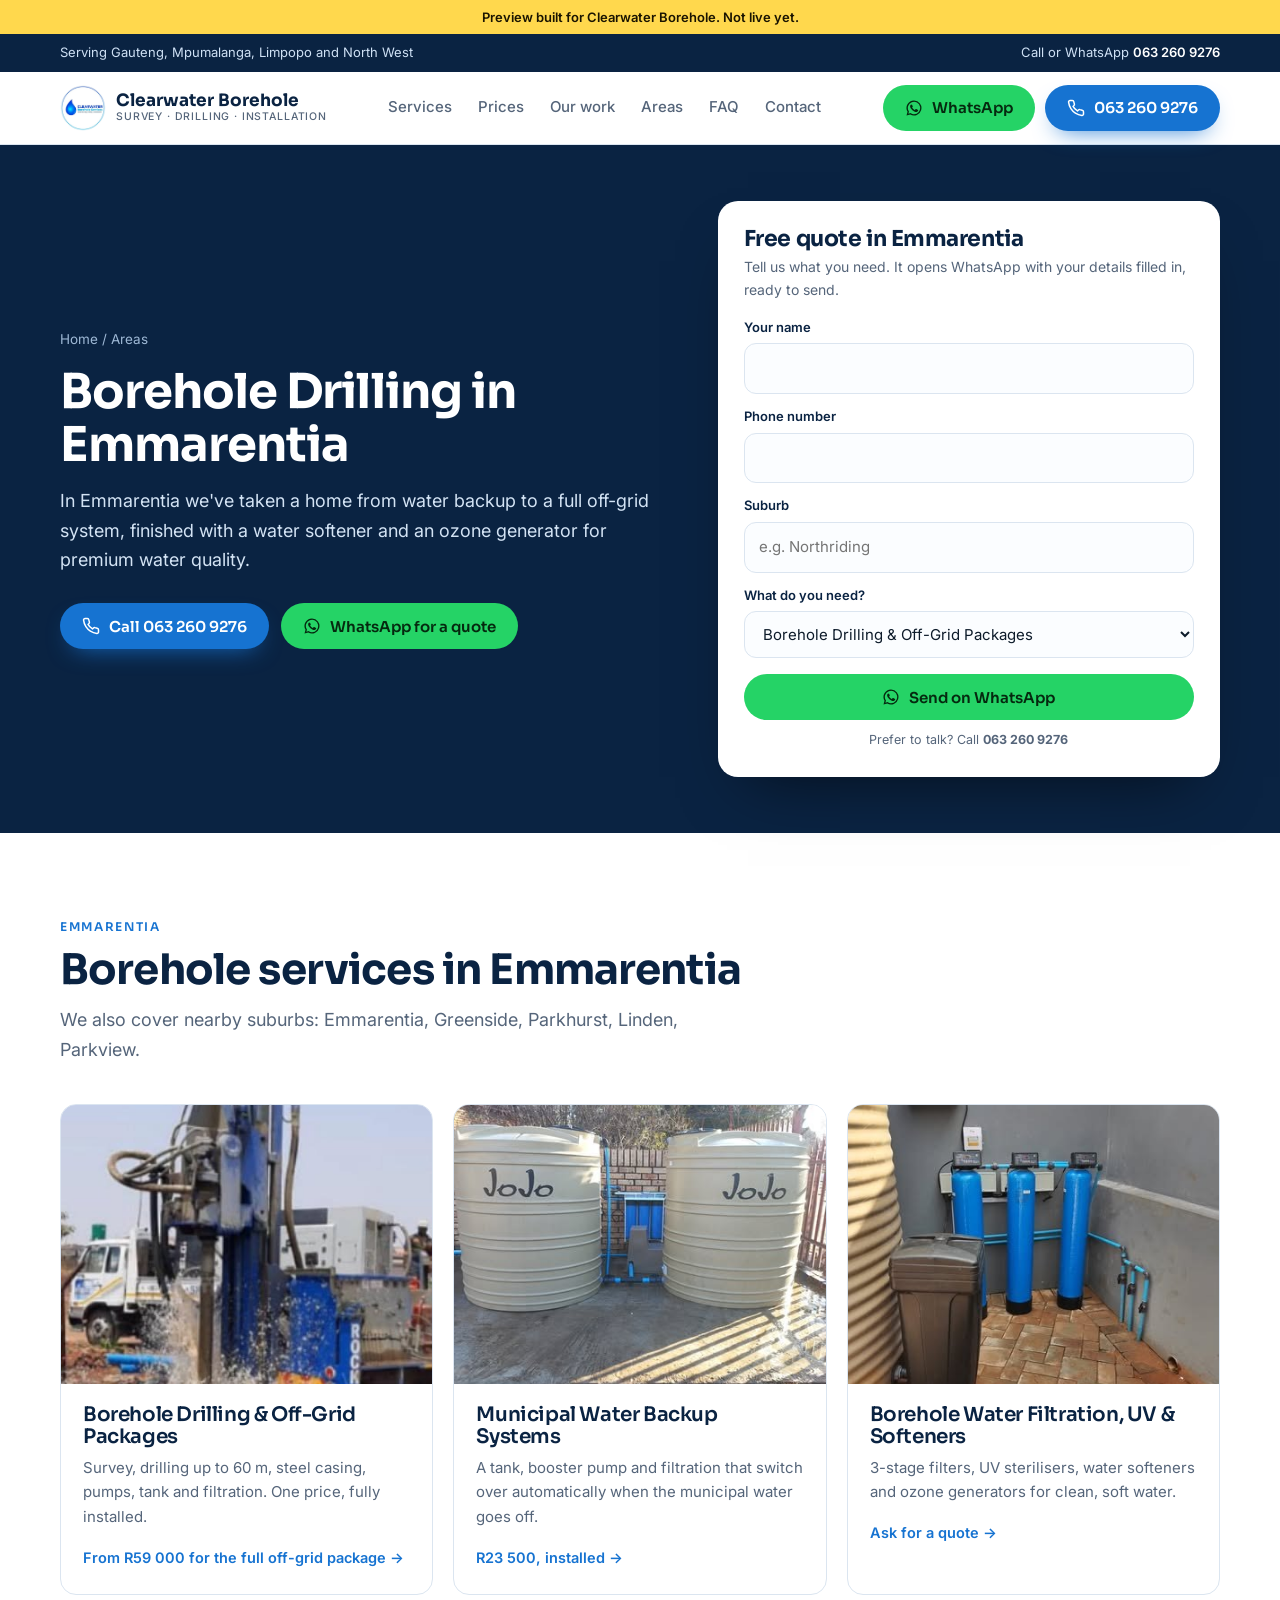
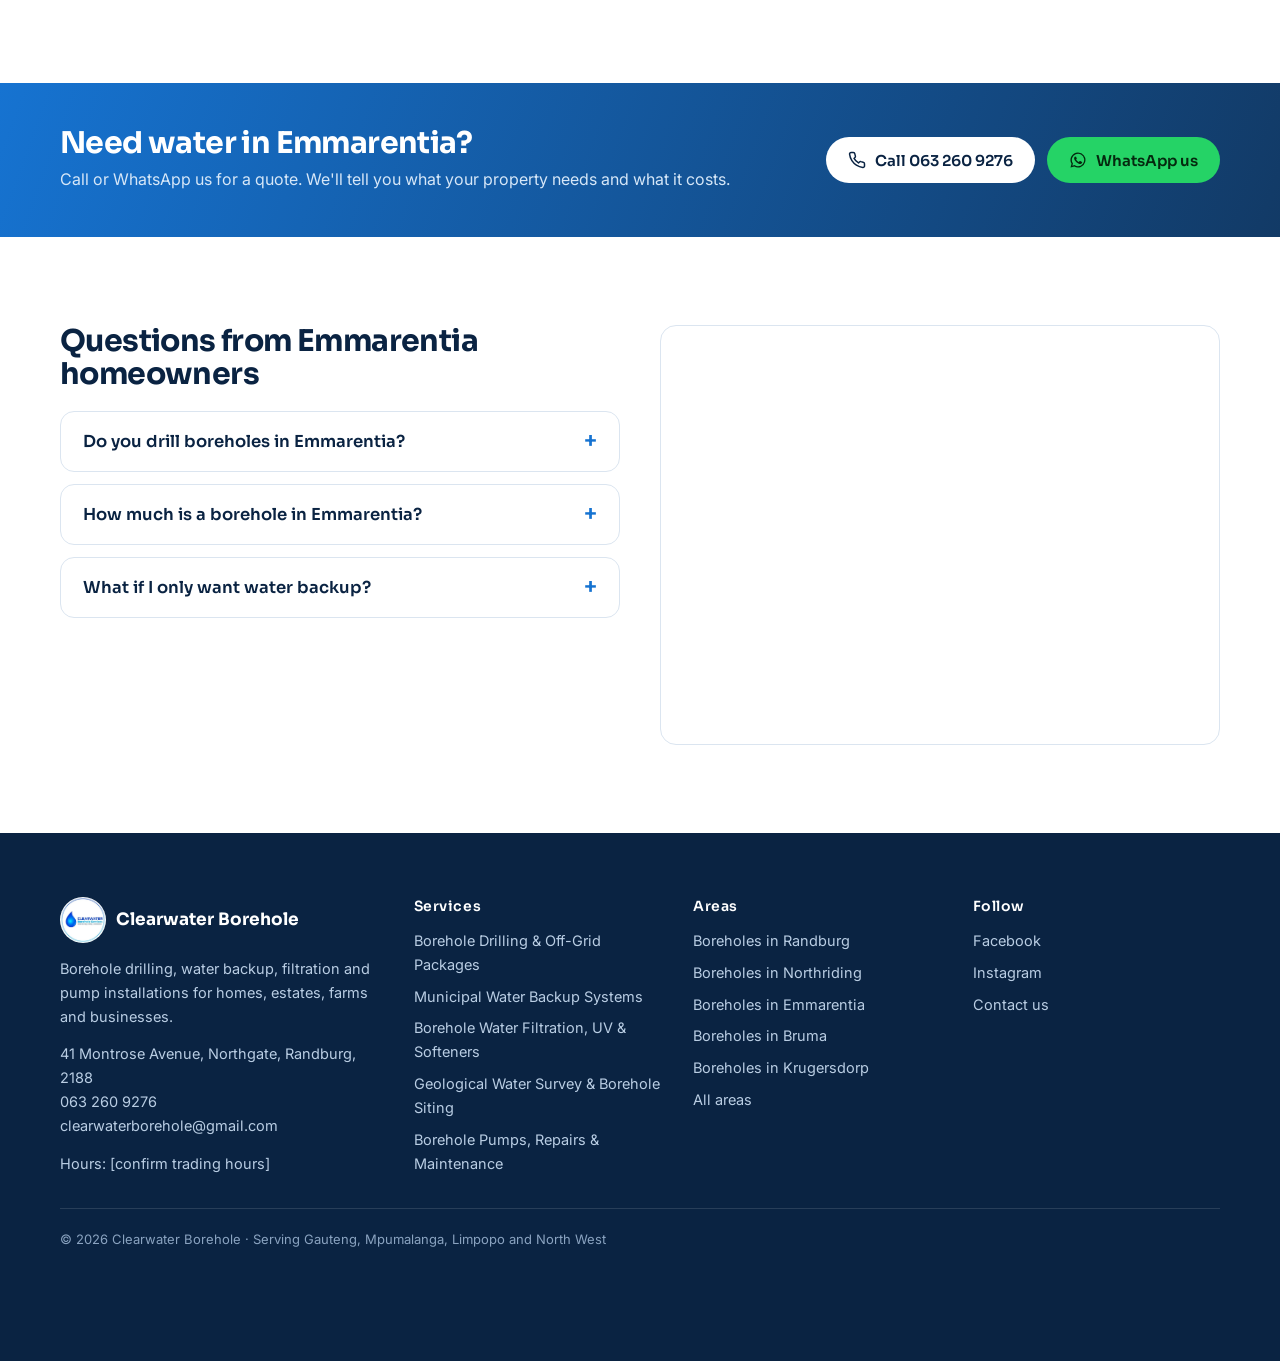
<file: areas/emmarentia/index.html>
<!doctype html>
<html lang="en-ZA">
<head>
<meta charset="utf-8">
<meta name="viewport" content="width=device-width, initial-scale=1">
<!-- PREVIEW: remove noindex + the preview bar when Clearwater approves and the real domain is live -->
<meta name="robots" content="noindex, nofollow">
<title>Borehole Drilling Emmarentia | Off-Grid &amp; Backup Water | Clearwater Borehole</title>
<meta name="description" content="Borehole drilling, water backup and filtration in Emmarentia. Off-grid packages from R59 000, backup systems R23 500. Call Clearwater Borehole on 063 260 9276.">
<link rel="canonical" href="https://dannyschaffer.github.io/clearwater-preview/areas/emmarentia/">
<meta property="og:type" content="website"><meta property="og:title" content="Borehole Drilling Emmarentia | Off-Grid &amp; Backup Water | Clearwater Borehole"><meta property="og:description" content="Borehole drilling, water backup and filtration in Emmarentia. Off-grid packages from R59 000, backup systems R23 500. Call Clearwater Borehole on 063 260 9276.">
<meta property="og:image" content="https://dannyschaffer.github.io/clearwater-preview/img/hero-drilling-water-strike.jpg"><meta property="og:url" content="https://dannyschaffer.github.io/clearwater-preview/areas/emmarentia/">
<link rel="icon" href="../../img/logo.jpg">
<link rel="preconnect" href="https://fonts.googleapis.com"><link rel="preconnect" href="https://fonts.gstatic.com" crossorigin><link href="https://fonts.googleapis.com/css2?family=Sora:wght@500;600;700&family=Inter:wght@400;500;600&display=swap" rel="stylesheet">
<link rel="stylesheet" href="../../styles.css">
<script type="application/ld+json">{"@context": "https://schema.org", "@type": "HomeAndConstructionBusiness", "@id": "https://dannyschaffer.github.io/clearwater-preview/#business", "name": "Clearwater Borehole", "description": "Borehole drilling, municipal water backup systems, water filtration and pump installations for homes, estates, farms and businesses.", "telephone": "+27632609276", "email": "clearwaterborehole@gmail.com", "url": "https://dannyschaffer.github.io/clearwater-preview/", "image": "https://dannyschaffer.github.io/clearwater-preview/img/hero-drilling-water-strike.jpg", "logo": "https://dannyschaffer.github.io/clearwater-preview/img/logo.jpg", "address": {"@type": "PostalAddress", "streetAddress": "41 Montrose Avenue, Northgate", "addressLocality": "Randburg", "addressRegion": "Gauteng", "postalCode": "2188", "addressCountry": "ZA"}, "geo": {"@type": "GeoCoordinates", "latitude": -26.06147, "longitude": 27.95116}, "areaServed": ["Gauteng", "Mpumalanga", "Limpopo", "North West", "Randburg", "Northriding", "Emmarentia", "Bruma", "Krugersdorp"], "sameAs": ["https://www.facebook.com/clearwaterfiltrationh20", "https://www.instagram.com/clearwaterborehole"]}</script><script type="application/ld+json">{"@context": "https://schema.org", "@type": "FAQPage", "mainEntity": [{"@type": "Question", "name": "Do you drill boreholes in Emmarentia?", "acceptedAnswer": {"@type": "Answer", "text": "Yes. Emmarentia off-grid install, May 2026. We work across Emmarentia and the surrounding suburbs: Emmarentia, Greenside, Parkhurst, Linden, Parkview."}}, {"@type": "Question", "name": "How much is a borehole in Emmarentia?", "acceptedAnswer": {"@type": "Answer", "text": "Our off-grid package starts at R59 000, including survey, drilling up to 60 m, casing, pumps, tank, filtration and UV. If your site needs more, we quote it before work starts."}}, {"@type": "Question", "name": "What if I only want water backup?", "acceptedAnswer": {"@type": "Answer", "text": "Our municipal backup system is R23 500 installed and switches to tank water automatically when the mains goes off."}}]}</script>
</head>
<body>
<div class="preview">Preview built for Clearwater Borehole. Not live yet.</div>
<div class="topstrip"><div class="wrap"><span class="hide-m">Serving Gauteng, Mpumalanga, Limpopo and North West</span><span>Call or WhatsApp <a href="tel:+27632609276">063 260 9276</a></span></div></div>
<header><div class="wrap nav">
<a class="brand" href="../../"><img src="../../img/logo.jpg" alt="Clearwater Borehole logo"><span>Clearwater Borehole<small>Survey · Drilling · Installation</small></span></a>
<nav class="nav-links"><a href="../../#services">Services</a><a href="../../#prices">Prices</a><a href="../../#work">Our work</a><a href="../../areas/">Areas</a><a href="../../#faq">FAQ</a><a href="../../contact/">Contact</a></nav>
<div class="nav-cta"><a class="btn btn-wa" href="https://wa.me/27632609276?text=Hi%20Clearwater%2C%20I%20would%20like%20a%20quote."><svg viewBox="0 0 24 24" fill="currentColor" aria-hidden="true"><path d="M12 2a10 10 0 0 0-8.6 15.1L2 22l5-1.3A10 10 0 1 0 12 2Zm0 18.2a8.2 8.2 0 0 1-4.2-1.2l-.3-.2-3 .8.8-2.9-.2-.3A8.2 8.2 0 1 1 12 20.2Zm4.5-6.1c-.2-.1-1.5-.7-1.7-.8s-.4-.1-.6.1-.7.8-.8 1-.3.2-.5.1a6.7 6.7 0 0 1-3.3-2.9c-.3-.4.3-.4.7-1.4a.5.5 0 0 0 0-.4l-.8-1.9c-.2-.5-.4-.4-.6-.4h-.5a1 1 0 0 0-.7.3 3 3 0 0 0-.9 2.2 5.2 5.2 0 0 0 1.1 2.7 11.8 11.8 0 0 0 4.5 4c1.7.7 2.3.8 3.2.6a2.7 2.7 0 0 0 1.8-1.2 2.2 2.2 0 0 0 .1-1.2c0-.1-.2-.2-.4-.3Z"/></svg><span>WhatsApp</span></a><a class="btn btn-blue" href="tel:+27632609276"><svg viewBox="0 0 24 24" fill="none" stroke="currentColor" stroke-width="2" stroke-linecap="round" stroke-linejoin="round" aria-hidden="true"><path d="M22 16.9v3a2 2 0 0 1-2.2 2 19.8 19.8 0 0 1-8.6-3.1 19.5 19.5 0 0 1-6-6A19.8 19.8 0 0 1 2.1 4.2 2 2 0 0 1 4.1 2h3a2 2 0 0 1 2 1.7c.1 1 .4 1.9.7 2.8a2 2 0 0 1-.5 2.1L8 9.9a16 16 0 0 0 6 6l1.3-1.3a2 2 0 0 1 2.1-.4c.9.3 1.8.6 2.8.7a2 2 0 0 1 1.8 2Z"/></svg><span>063 260 9276</span></a></div>
</div></header>

<section class="page-hero"><div class="wrap">
<div><div class="crumbs"><a href="../../">Home</a> / <a href="../">Areas</a></div>
<h1>Borehole Drilling in Emmarentia</h1><p class="lead">In Emmarentia we&#x27;ve taken a home from water backup to a full off-grid system, finished with a water softener and an ozone generator for premium water quality.</p>
<div class="hero-ctas"><a class="btn btn-blue" href="tel:+27632609276"><svg viewBox="0 0 24 24" fill="none" stroke="currentColor" stroke-width="2" stroke-linecap="round" stroke-linejoin="round" aria-hidden="true"><path d="M22 16.9v3a2 2 0 0 1-2.2 2 19.8 19.8 0 0 1-8.6-3.1 19.5 19.5 0 0 1-6-6A19.8 19.8 0 0 1 2.1 4.2 2 2 0 0 1 4.1 2h3a2 2 0 0 1 2 1.7c.1 1 .4 1.9.7 2.8a2 2 0 0 1-.5 2.1L8 9.9a16 16 0 0 0 6 6l1.3-1.3a2 2 0 0 1 2.1-.4c.9.3 1.8.6 2.8.7a2 2 0 0 1 1.8 2Z"/></svg>Call 063 260 9276</a><a class="btn btn-wa" href="https://wa.me/27632609276?text=Hi%20Clearwater%2C%20I%20am%20in%20Emmarentia%20and%20would%20like%20a%20borehole%20quote."><svg viewBox="0 0 24 24" fill="currentColor" aria-hidden="true"><path d="M12 2a10 10 0 0 0-8.6 15.1L2 22l5-1.3A10 10 0 1 0 12 2Zm0 18.2a8.2 8.2 0 0 1-4.2-1.2l-.3-.2-3 .8.8-2.9-.2-.3A8.2 8.2 0 1 1 12 20.2Zm4.5-6.1c-.2-.1-1.5-.7-1.7-.8s-.4-.1-.6.1-.7.8-.8 1-.3.2-.5.1a6.7 6.7 0 0 1-3.3-2.9c-.3-.4.3-.4.7-1.4a.5.5 0 0 0 0-.4l-.8-1.9c-.2-.5-.4-.4-.6-.4h-.5a1 1 0 0 0-.7.3 3 3 0 0 0-.9 2.2 5.2 5.2 0 0 0 1.1 2.7 11.8 11.8 0 0 0 4.5 4c1.7.7 2.3.8 3.2.6a2.7 2.7 0 0 0 1.8-1.2 2.2 2.2 0 0 0 .1-1.2c0-.1-.2-.2-.4-.3Z"/></svg>WhatsApp for a quote</a></div></div>
<form class="card-form" data-wa>
<h2>Free quote in Emmarentia</h2><p class="small">Tell us what you need. It opens WhatsApp with your details filled in, ready to send.</p>
<label class="field"><span>Your name</span><input name="name" required autocomplete="name"></label>
<label class="field"><span>Phone number</span><input name="phone" type="tel" required autocomplete="tel"></label>
<label class="field"><span>Suburb</span><input name="suburb" placeholder="e.g. Northriding"></label>
<label class="field"><span>What do you need?</span><select name="need"><option>Borehole Drilling &amp; Off-Grid Packages</option><option>Municipal Water Backup Systems</option><option>Borehole Water Filtration, UV &amp; Softeners</option><option>Geological Water Survey &amp; Borehole Siting</option><option>Borehole Pumps, Repairs &amp; Maintenance</option><option>Not sure yet</option></select></label>
<button class="btn btn-wa" type="submit"><svg viewBox="0 0 24 24" fill="currentColor" aria-hidden="true"><path d="M12 2a10 10 0 0 0-8.6 15.1L2 22l5-1.3A10 10 0 1 0 12 2Zm0 18.2a8.2 8.2 0 0 1-4.2-1.2l-.3-.2-3 .8.8-2.9-.2-.3A8.2 8.2 0 1 1 12 20.2Zm4.5-6.1c-.2-.1-1.5-.7-1.7-.8s-.4-.1-.6.1-.7.8-.8 1-.3.2-.5.1a6.7 6.7 0 0 1-3.3-2.9c-.3-.4.3-.4.7-1.4a.5.5 0 0 0 0-.4l-.8-1.9c-.2-.5-.4-.4-.6-.4h-.5a1 1 0 0 0-.7.3 3 3 0 0 0-.9 2.2 5.2 5.2 0 0 0 1.1 2.7 11.8 11.8 0 0 0 4.5 4c1.7.7 2.3.8 3.2.6a2.7 2.7 0 0 0 1.8-1.2 2.2 2.2 0 0 0 .1-1.2c0-.1-.2-.2-.4-.3Z"/></svg>Send on WhatsApp</button>
<p class="form-note">Prefer to talk? Call <a href="tel:+27632609276"><b>063 260 9276</b></a></p>
</form>
</div></section>
<section><div class="wrap">
<div class="sec-head"><span class="eyebrow">Emmarentia</span><h2>Borehole services in Emmarentia</h2><p class="lead">We also cover nearby suburbs: Emmarentia, Greenside, Parkhurst, Linden, Parkview.</p></div>
<div class="svc-grid"><a class="svc" href="../../services/borehole-drilling/"><img src="../../img/hero-drilling-water-strike.jpg" alt="Clearwater drilling rig striking water on a borehole job" loading="lazy"><div><h3>Borehole Drilling &amp; Off-Grid Packages</h3><p>Survey, drilling up to 60 m, steel casing, pumps, tank and filtration. One price, fully installed.</p><span class="more">From R59 000 for the full off-grid package →</span></div></a><a class="svc" href="../../services/municipal-water-backup/"><img src="../../img/jojo-backup-tanks.jpg" alt="Two JoJo backup tanks with filtration installed by Clearwater" loading="lazy"><div><h3>Municipal Water Backup Systems</h3><p>A tank, booster pump and filtration that switch over automatically when the municipal water goes off.</p><span class="more">R23 500, installed →</span></div></a><a class="svc" href="../../services/water-filtration/"><img src="../../img/softener-filtration-system.jpg" alt="Water softener, 3-stage filters and UV steriliser installed against a house wall" loading="lazy"><div><h3>Borehole Water Filtration, UV &amp; Softeners</h3><p>3-stage filters, UV sterilisers, water softeners and ozone generators for clean, soft water.</p><span class="more">Ask for a quote →</span></div></a></div>
</div></section>
<div class="band"><div class="wrap"><div><h2>Need water in Emmarentia?</h2><p>Call or WhatsApp us for a quote. We&#x27;ll tell you what your property needs and what it costs.</p></div>
<div class="ctas"><a class="btn btn-white" href="tel:+27632609276"><svg viewBox="0 0 24 24" fill="none" stroke="currentColor" stroke-width="2" stroke-linecap="round" stroke-linejoin="round" aria-hidden="true"><path d="M22 16.9v3a2 2 0 0 1-2.2 2 19.8 19.8 0 0 1-8.6-3.1 19.5 19.5 0 0 1-6-6A19.8 19.8 0 0 1 2.1 4.2 2 2 0 0 1 4.1 2h3a2 2 0 0 1 2 1.7c.1 1 .4 1.9.7 2.8a2 2 0 0 1-.5 2.1L8 9.9a16 16 0 0 0 6 6l1.3-1.3a2 2 0 0 1 2.1-.4c.9.3 1.8.6 2.8.7a2 2 0 0 1 1.8 2Z"/></svg>Call 063 260 9276</a><a class="btn btn-wa" href="https://wa.me/27632609276?text=Hi%20Clearwater%2C%20I%20would%20like%20a%20quote."><svg viewBox="0 0 24 24" fill="currentColor" aria-hidden="true"><path d="M12 2a10 10 0 0 0-8.6 15.1L2 22l5-1.3A10 10 0 1 0 12 2Zm0 18.2a8.2 8.2 0 0 1-4.2-1.2l-.3-.2-3 .8.8-2.9-.2-.3A8.2 8.2 0 1 1 12 20.2Zm4.5-6.1c-.2-.1-1.5-.7-1.7-.8s-.4-.1-.6.1-.7.8-.8 1-.3.2-.5.1a6.7 6.7 0 0 1-3.3-2.9c-.3-.4.3-.4.7-1.4a.5.5 0 0 0 0-.4l-.8-1.9c-.2-.5-.4-.4-.6-.4h-.5a1 1 0 0 0-.7.3 3 3 0 0 0-.9 2.2 5.2 5.2 0 0 0 1.1 2.7 11.8 11.8 0 0 0 4.5 4c1.7.7 2.3.8 3.2.6a2.7 2.7 0 0 0 1.8-1.2 2.2 2.2 0 0 0 .1-1.2c0-.1-.2-.2-.4-.3Z"/></svg>WhatsApp us</a></div></div></div>
<section class="area"><div class="wrap">
<div><h2 style="font-size:30px">Questions from Emmarentia homeowners</h2><div class="faq-list" style="margin-top:20px"><details><summary>Do you drill boreholes in Emmarentia?</summary><p>Yes. Emmarentia off-grid install, May 2026. We work across Emmarentia and the surrounding suburbs: Emmarentia, Greenside, Parkhurst, Linden, Parkview.</p></details><details><summary>How much is a borehole in Emmarentia?</summary><p>Our off-grid package starts at R59 000, including survey, drilling up to 60 m, casing, pumps, tank, filtration and UV. If your site needs more, we quote it before work starts.</p></details><details><summary>What if I only want water backup?</summary><p>Our municipal backup system is R23 500 installed and switches to tank water automatically when the mains goes off.</p></details></div></div>
<div class="map"><iframe loading="lazy" title="Map of Emmarentia, Gauteng, South Africa" src="https://maps.google.com/maps?q=Emmarentia%2C%20Gauteng%2C%20South%20Africa&z=12&output=embed"></iframe></div>
</div></section>
<footer><div class="wrap">
<div><a class="brand" href="../../"><img src="../../img/logo.jpg" alt=""><span>Clearwater Borehole</span></a>
<p>Borehole drilling, water backup, filtration and pump installations for homes, estates, farms and businesses.</p>
<p style="margin-top:14px">41 Montrose Avenue, Northgate, Randburg, 2188<br><a href="tel:+27632609276">063 260 9276</a><br><a href="mailto:clearwaterborehole@gmail.com">clearwaterborehole@gmail.com</a></p>
<p style="margin-top:14px">Hours: [confirm trading hours]</p></div>
<div><h4>Services</h4><ul><li><a href="../../services/borehole-drilling/">Borehole Drilling &amp; Off-Grid Packages</a></li><li><a href="../../services/municipal-water-backup/">Municipal Water Backup Systems</a></li><li><a href="../../services/water-filtration/">Borehole Water Filtration, UV &amp; Softeners</a></li><li><a href="../../services/geological-water-survey/">Geological Water Survey &amp; Borehole Siting</a></li><li><a href="../../services/borehole-pumps/">Borehole Pumps, Repairs &amp; Maintenance</a></li></ul></div>
<div><h4>Areas</h4><ul><li><a href="../../areas/randburg/">Boreholes in Randburg</a></li><li><a href="../../areas/northriding/">Boreholes in Northriding</a></li><li><a href="../../areas/emmarentia/">Boreholes in Emmarentia</a></li><li><a href="../../areas/bruma/">Boreholes in Bruma</a></li><li><a href="../../areas/krugersdorp/">Boreholes in Krugersdorp</a></li><li><a href="../../areas/">All areas</a></li></ul></div>
<div><h4>Follow</h4><ul><li><a href="https://www.facebook.com/clearwaterfiltrationh20">Facebook</a></li><li><a href="https://www.instagram.com/clearwaterborehole">Instagram</a></li><li><a href="../../contact/">Contact us</a></li></ul></div>
<div class="legal">© 2026 Clearwater Borehole · Serving Gauteng, Mpumalanga, Limpopo and North West</div>
</div></footer>
<div class="mbar"><a class="btn btn-blue" href="tel:+27632609276"><svg viewBox="0 0 24 24" fill="none" stroke="currentColor" stroke-width="2" stroke-linecap="round" stroke-linejoin="round" aria-hidden="true"><path d="M22 16.9v3a2 2 0 0 1-2.2 2 19.8 19.8 0 0 1-8.6-3.1 19.5 19.5 0 0 1-6-6A19.8 19.8 0 0 1 2.1 4.2 2 2 0 0 1 4.1 2h3a2 2 0 0 1 2 1.7c.1 1 .4 1.9.7 2.8a2 2 0 0 1-.5 2.1L8 9.9a16 16 0 0 0 6 6l1.3-1.3a2 2 0 0 1 2.1-.4c.9.3 1.8.6 2.8.7a2 2 0 0 1 1.8 2Z"/></svg>Call now</a><a class="btn btn-wa" href="https://wa.me/27632609276?text=Hi%20Clearwater%2C%20I%20would%20like%20a%20quote."><svg viewBox="0 0 24 24" fill="currentColor" aria-hidden="true"><path d="M12 2a10 10 0 0 0-8.6 15.1L2 22l5-1.3A10 10 0 1 0 12 2Zm0 18.2a8.2 8.2 0 0 1-4.2-1.2l-.3-.2-3 .8.8-2.9-.2-.3A8.2 8.2 0 1 1 12 20.2Zm4.5-6.1c-.2-.1-1.5-.7-1.7-.8s-.4-.1-.6.1-.7.8-.8 1-.3.2-.5.1a6.7 6.7 0 0 1-3.3-2.9c-.3-.4.3-.4.7-1.4a.5.5 0 0 0 0-.4l-.8-1.9c-.2-.5-.4-.4-.6-.4h-.5a1 1 0 0 0-.7.3 3 3 0 0 0-.9 2.2 5.2 5.2 0 0 0 1.1 2.7 11.8 11.8 0 0 0 4.5 4c1.7.7 2.3.8 3.2.6a2.7 2.7 0 0 0 1.8-1.2 2.2 2.2 0 0 0 .1-1.2c0-.1-.2-.2-.4-.3Z"/></svg>WhatsApp</a></div>
<script>
document.querySelectorAll('form[data-wa]').forEach(f=>f.addEventListener('submit',ev=>{ev.preventDefault();const d=new FormData(f);
const msg=`Hi Clearwater, I'd like a quote.%0AName: ${d.get('name')||''}%0APhone: ${d.get('phone')||''}%0ASuburb: ${d.get('suburb')||''}%0ANeed: ${d.get('need')||''}${d.get('msg')?'%0ANotes: '+d.get('msg'):''}`;
window.open('https://wa.me/27632609276?text='+msg.replace(/ /g,'%20'),'_blank');}));
</script>
</body></html>
</file>
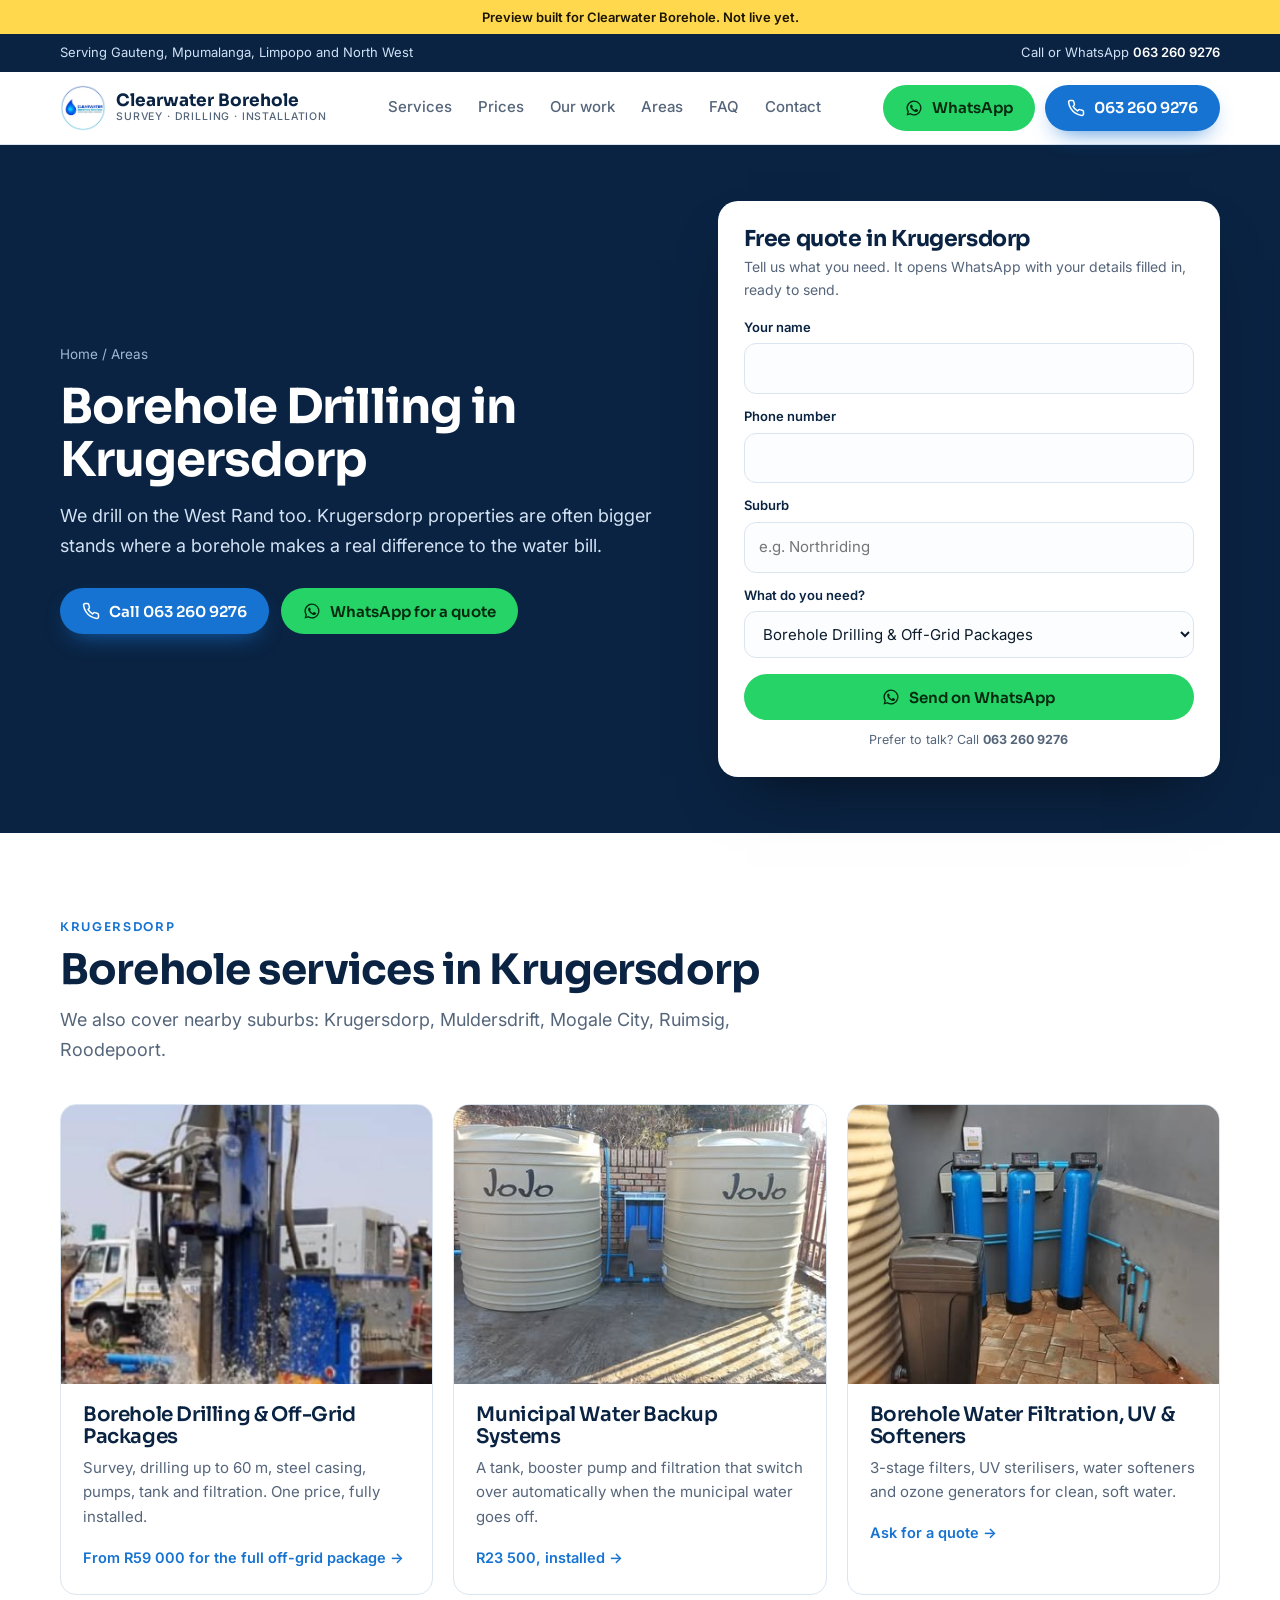
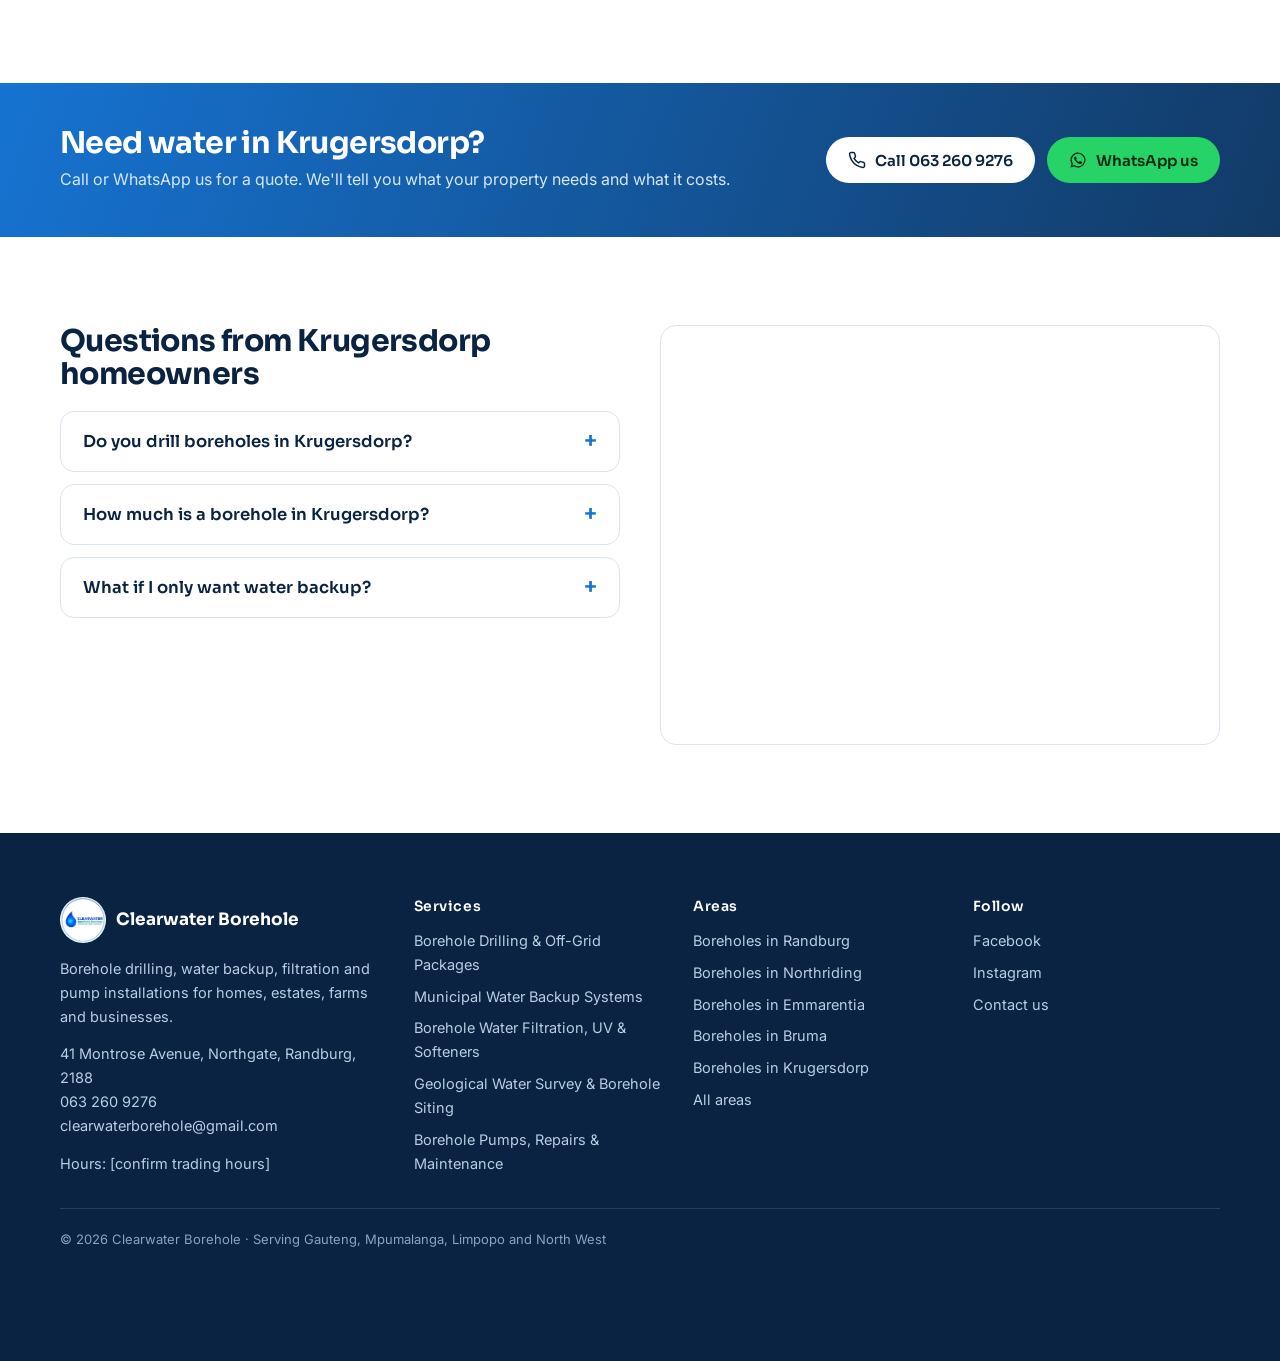
<file: areas/krugersdorp/index.html>
<!doctype html>
<html lang="en-ZA">
<head>
<meta charset="utf-8">
<meta name="viewport" content="width=device-width, initial-scale=1">
<!-- PREVIEW: remove noindex + the preview bar when Clearwater approves and the real domain is live -->
<meta name="robots" content="noindex, nofollow">
<title>Borehole Drilling Krugersdorp | Off-Grid &amp; Backup Water | Clearwater Borehole</title>
<meta name="description" content="Borehole drilling, water backup and filtration in Krugersdorp. Off-grid packages from R59 000, backup systems R23 500. Call Clearwater Borehole on 063 260 9276.">
<link rel="canonical" href="https://dannyschaffer.github.io/clearwater-preview/areas/krugersdorp/">
<meta property="og:type" content="website"><meta property="og:title" content="Borehole Drilling Krugersdorp | Off-Grid &amp; Backup Water | Clearwater Borehole"><meta property="og:description" content="Borehole drilling, water backup and filtration in Krugersdorp. Off-grid packages from R59 000, backup systems R23 500. Call Clearwater Borehole on 063 260 9276.">
<meta property="og:image" content="https://dannyschaffer.github.io/clearwater-preview/img/hero-drilling-water-strike.jpg"><meta property="og:url" content="https://dannyschaffer.github.io/clearwater-preview/areas/krugersdorp/">
<link rel="icon" href="../../img/logo.jpg">
<link rel="preconnect" href="https://fonts.googleapis.com"><link rel="preconnect" href="https://fonts.gstatic.com" crossorigin><link href="https://fonts.googleapis.com/css2?family=Sora:wght@500;600;700&family=Inter:wght@400;500;600&display=swap" rel="stylesheet">
<link rel="stylesheet" href="../../styles.css">
<script type="application/ld+json">{"@context": "https://schema.org", "@type": "HomeAndConstructionBusiness", "@id": "https://dannyschaffer.github.io/clearwater-preview/#business", "name": "Clearwater Borehole", "description": "Borehole drilling, municipal water backup systems, water filtration and pump installations for homes, estates, farms and businesses.", "telephone": "+27632609276", "email": "clearwaterborehole@gmail.com", "url": "https://dannyschaffer.github.io/clearwater-preview/", "image": "https://dannyschaffer.github.io/clearwater-preview/img/hero-drilling-water-strike.jpg", "logo": "https://dannyschaffer.github.io/clearwater-preview/img/logo.jpg", "address": {"@type": "PostalAddress", "streetAddress": "41 Montrose Avenue, Northgate", "addressLocality": "Randburg", "addressRegion": "Gauteng", "postalCode": "2188", "addressCountry": "ZA"}, "geo": {"@type": "GeoCoordinates", "latitude": -26.06147, "longitude": 27.95116}, "areaServed": ["Gauteng", "Mpumalanga", "Limpopo", "North West", "Randburg", "Northriding", "Emmarentia", "Bruma", "Krugersdorp"], "sameAs": ["https://www.facebook.com/clearwaterfiltrationh20", "https://www.instagram.com/clearwaterborehole"]}</script><script type="application/ld+json">{"@context": "https://schema.org", "@type": "FAQPage", "mainEntity": [{"@type": "Question", "name": "Do you drill boreholes in Krugersdorp?", "acceptedAnswer": {"@type": "Answer", "text": "Yes. Krugersdorp drilling job, July 2026. We work across Krugersdorp and the surrounding suburbs: Krugersdorp, Muldersdrift, Mogale City, Ruimsig, Roodepoort."}}, {"@type": "Question", "name": "How much is a borehole in Krugersdorp?", "acceptedAnswer": {"@type": "Answer", "text": "Our off-grid package starts at R59 000, including survey, drilling up to 60 m, casing, pumps, tank, filtration and UV. If your site needs more, we quote it before work starts."}}, {"@type": "Question", "name": "What if I only want water backup?", "acceptedAnswer": {"@type": "Answer", "text": "Our municipal backup system is R23 500 installed and switches to tank water automatically when the mains goes off."}}]}</script>
</head>
<body>
<div class="preview">Preview built for Clearwater Borehole. Not live yet.</div>
<div class="topstrip"><div class="wrap"><span class="hide-m">Serving Gauteng, Mpumalanga, Limpopo and North West</span><span>Call or WhatsApp <a href="tel:+27632609276">063 260 9276</a></span></div></div>
<header><div class="wrap nav">
<a class="brand" href="../../"><img src="../../img/logo.jpg" alt="Clearwater Borehole logo"><span>Clearwater Borehole<small>Survey · Drilling · Installation</small></span></a>
<nav class="nav-links"><a href="../../#services">Services</a><a href="../../#prices">Prices</a><a href="../../#work">Our work</a><a href="../../areas/">Areas</a><a href="../../#faq">FAQ</a><a href="../../contact/">Contact</a></nav>
<div class="nav-cta"><a class="btn btn-wa" href="https://wa.me/27632609276?text=Hi%20Clearwater%2C%20I%20would%20like%20a%20quote."><svg viewBox="0 0 24 24" fill="currentColor" aria-hidden="true"><path d="M12 2a10 10 0 0 0-8.6 15.1L2 22l5-1.3A10 10 0 1 0 12 2Zm0 18.2a8.2 8.2 0 0 1-4.2-1.2l-.3-.2-3 .8.8-2.9-.2-.3A8.2 8.2 0 1 1 12 20.2Zm4.5-6.1c-.2-.1-1.5-.7-1.7-.8s-.4-.1-.6.1-.7.8-.8 1-.3.2-.5.1a6.7 6.7 0 0 1-3.3-2.9c-.3-.4.3-.4.7-1.4a.5.5 0 0 0 0-.4l-.8-1.9c-.2-.5-.4-.4-.6-.4h-.5a1 1 0 0 0-.7.3 3 3 0 0 0-.9 2.2 5.2 5.2 0 0 0 1.1 2.7 11.8 11.8 0 0 0 4.5 4c1.7.7 2.3.8 3.2.6a2.7 2.7 0 0 0 1.8-1.2 2.2 2.2 0 0 0 .1-1.2c0-.1-.2-.2-.4-.3Z"/></svg><span>WhatsApp</span></a><a class="btn btn-blue" href="tel:+27632609276"><svg viewBox="0 0 24 24" fill="none" stroke="currentColor" stroke-width="2" stroke-linecap="round" stroke-linejoin="round" aria-hidden="true"><path d="M22 16.9v3a2 2 0 0 1-2.2 2 19.8 19.8 0 0 1-8.6-3.1 19.5 19.5 0 0 1-6-6A19.8 19.8 0 0 1 2.1 4.2 2 2 0 0 1 4.1 2h3a2 2 0 0 1 2 1.7c.1 1 .4 1.9.7 2.8a2 2 0 0 1-.5 2.1L8 9.9a16 16 0 0 0 6 6l1.3-1.3a2 2 0 0 1 2.1-.4c.9.3 1.8.6 2.8.7a2 2 0 0 1 1.8 2Z"/></svg><span>063 260 9276</span></a></div>
</div></header>

<section class="page-hero"><div class="wrap">
<div><div class="crumbs"><a href="../../">Home</a> / <a href="../">Areas</a></div>
<h1>Borehole Drilling in Krugersdorp</h1><p class="lead">We drill on the West Rand too. Krugersdorp properties are often bigger stands where a borehole makes a real difference to the water bill.</p>
<div class="hero-ctas"><a class="btn btn-blue" href="tel:+27632609276"><svg viewBox="0 0 24 24" fill="none" stroke="currentColor" stroke-width="2" stroke-linecap="round" stroke-linejoin="round" aria-hidden="true"><path d="M22 16.9v3a2 2 0 0 1-2.2 2 19.8 19.8 0 0 1-8.6-3.1 19.5 19.5 0 0 1-6-6A19.8 19.8 0 0 1 2.1 4.2 2 2 0 0 1 4.1 2h3a2 2 0 0 1 2 1.7c.1 1 .4 1.9.7 2.8a2 2 0 0 1-.5 2.1L8 9.9a16 16 0 0 0 6 6l1.3-1.3a2 2 0 0 1 2.1-.4c.9.3 1.8.6 2.8.7a2 2 0 0 1 1.8 2Z"/></svg>Call 063 260 9276</a><a class="btn btn-wa" href="https://wa.me/27632609276?text=Hi%20Clearwater%2C%20I%20am%20in%20Krugersdorp%20and%20would%20like%20a%20borehole%20quote."><svg viewBox="0 0 24 24" fill="currentColor" aria-hidden="true"><path d="M12 2a10 10 0 0 0-8.6 15.1L2 22l5-1.3A10 10 0 1 0 12 2Zm0 18.2a8.2 8.2 0 0 1-4.2-1.2l-.3-.2-3 .8.8-2.9-.2-.3A8.2 8.2 0 1 1 12 20.2Zm4.5-6.1c-.2-.1-1.5-.7-1.7-.8s-.4-.1-.6.1-.7.8-.8 1-.3.2-.5.1a6.7 6.7 0 0 1-3.3-2.9c-.3-.4.3-.4.7-1.4a.5.5 0 0 0 0-.4l-.8-1.9c-.2-.5-.4-.4-.6-.4h-.5a1 1 0 0 0-.7.3 3 3 0 0 0-.9 2.2 5.2 5.2 0 0 0 1.1 2.7 11.8 11.8 0 0 0 4.5 4c1.7.7 2.3.8 3.2.6a2.7 2.7 0 0 0 1.8-1.2 2.2 2.2 0 0 0 .1-1.2c0-.1-.2-.2-.4-.3Z"/></svg>WhatsApp for a quote</a></div></div>
<form class="card-form" data-wa>
<h2>Free quote in Krugersdorp</h2><p class="small">Tell us what you need. It opens WhatsApp with your details filled in, ready to send.</p>
<label class="field"><span>Your name</span><input name="name" required autocomplete="name"></label>
<label class="field"><span>Phone number</span><input name="phone" type="tel" required autocomplete="tel"></label>
<label class="field"><span>Suburb</span><input name="suburb" placeholder="e.g. Northriding"></label>
<label class="field"><span>What do you need?</span><select name="need"><option>Borehole Drilling &amp; Off-Grid Packages</option><option>Municipal Water Backup Systems</option><option>Borehole Water Filtration, UV &amp; Softeners</option><option>Geological Water Survey &amp; Borehole Siting</option><option>Borehole Pumps, Repairs &amp; Maintenance</option><option>Not sure yet</option></select></label>
<button class="btn btn-wa" type="submit"><svg viewBox="0 0 24 24" fill="currentColor" aria-hidden="true"><path d="M12 2a10 10 0 0 0-8.6 15.1L2 22l5-1.3A10 10 0 1 0 12 2Zm0 18.2a8.2 8.2 0 0 1-4.2-1.2l-.3-.2-3 .8.8-2.9-.2-.3A8.2 8.2 0 1 1 12 20.2Zm4.5-6.1c-.2-.1-1.5-.7-1.7-.8s-.4-.1-.6.1-.7.8-.8 1-.3.2-.5.1a6.7 6.7 0 0 1-3.3-2.9c-.3-.4.3-.4.7-1.4a.5.5 0 0 0 0-.4l-.8-1.9c-.2-.5-.4-.4-.6-.4h-.5a1 1 0 0 0-.7.3 3 3 0 0 0-.9 2.2 5.2 5.2 0 0 0 1.1 2.7 11.8 11.8 0 0 0 4.5 4c1.7.7 2.3.8 3.2.6a2.7 2.7 0 0 0 1.8-1.2 2.2 2.2 0 0 0 .1-1.2c0-.1-.2-.2-.4-.3Z"/></svg>Send on WhatsApp</button>
<p class="form-note">Prefer to talk? Call <a href="tel:+27632609276"><b>063 260 9276</b></a></p>
</form>
</div></section>
<section><div class="wrap">
<div class="sec-head"><span class="eyebrow">Krugersdorp</span><h2>Borehole services in Krugersdorp</h2><p class="lead">We also cover nearby suburbs: Krugersdorp, Muldersdrift, Mogale City, Ruimsig, Roodepoort.</p></div>
<div class="svc-grid"><a class="svc" href="../../services/borehole-drilling/"><img src="../../img/hero-drilling-water-strike.jpg" alt="Clearwater drilling rig striking water on a borehole job" loading="lazy"><div><h3>Borehole Drilling &amp; Off-Grid Packages</h3><p>Survey, drilling up to 60 m, steel casing, pumps, tank and filtration. One price, fully installed.</p><span class="more">From R59 000 for the full off-grid package →</span></div></a><a class="svc" href="../../services/municipal-water-backup/"><img src="../../img/jojo-backup-tanks.jpg" alt="Two JoJo backup tanks with filtration installed by Clearwater" loading="lazy"><div><h3>Municipal Water Backup Systems</h3><p>A tank, booster pump and filtration that switch over automatically when the municipal water goes off.</p><span class="more">R23 500, installed →</span></div></a><a class="svc" href="../../services/water-filtration/"><img src="../../img/softener-filtration-system.jpg" alt="Water softener, 3-stage filters and UV steriliser installed against a house wall" loading="lazy"><div><h3>Borehole Water Filtration, UV &amp; Softeners</h3><p>3-stage filters, UV sterilisers, water softeners and ozone generators for clean, soft water.</p><span class="more">Ask for a quote →</span></div></a></div>
</div></section>
<div class="band"><div class="wrap"><div><h2>Need water in Krugersdorp?</h2><p>Call or WhatsApp us for a quote. We&#x27;ll tell you what your property needs and what it costs.</p></div>
<div class="ctas"><a class="btn btn-white" href="tel:+27632609276"><svg viewBox="0 0 24 24" fill="none" stroke="currentColor" stroke-width="2" stroke-linecap="round" stroke-linejoin="round" aria-hidden="true"><path d="M22 16.9v3a2 2 0 0 1-2.2 2 19.8 19.8 0 0 1-8.6-3.1 19.5 19.5 0 0 1-6-6A19.8 19.8 0 0 1 2.1 4.2 2 2 0 0 1 4.1 2h3a2 2 0 0 1 2 1.7c.1 1 .4 1.9.7 2.8a2 2 0 0 1-.5 2.1L8 9.9a16 16 0 0 0 6 6l1.3-1.3a2 2 0 0 1 2.1-.4c.9.3 1.8.6 2.8.7a2 2 0 0 1 1.8 2Z"/></svg>Call 063 260 9276</a><a class="btn btn-wa" href="https://wa.me/27632609276?text=Hi%20Clearwater%2C%20I%20would%20like%20a%20quote."><svg viewBox="0 0 24 24" fill="currentColor" aria-hidden="true"><path d="M12 2a10 10 0 0 0-8.6 15.1L2 22l5-1.3A10 10 0 1 0 12 2Zm0 18.2a8.2 8.2 0 0 1-4.2-1.2l-.3-.2-3 .8.8-2.9-.2-.3A8.2 8.2 0 1 1 12 20.2Zm4.5-6.1c-.2-.1-1.5-.7-1.7-.8s-.4-.1-.6.1-.7.8-.8 1-.3.2-.5.1a6.7 6.7 0 0 1-3.3-2.9c-.3-.4.3-.4.7-1.4a.5.5 0 0 0 0-.4l-.8-1.9c-.2-.5-.4-.4-.6-.4h-.5a1 1 0 0 0-.7.3 3 3 0 0 0-.9 2.2 5.2 5.2 0 0 0 1.1 2.7 11.8 11.8 0 0 0 4.5 4c1.7.7 2.3.8 3.2.6a2.7 2.7 0 0 0 1.8-1.2 2.2 2.2 0 0 0 .1-1.2c0-.1-.2-.2-.4-.3Z"/></svg>WhatsApp us</a></div></div></div>
<section class="area"><div class="wrap">
<div><h2 style="font-size:30px">Questions from Krugersdorp homeowners</h2><div class="faq-list" style="margin-top:20px"><details><summary>Do you drill boreholes in Krugersdorp?</summary><p>Yes. Krugersdorp drilling job, July 2026. We work across Krugersdorp and the surrounding suburbs: Krugersdorp, Muldersdrift, Mogale City, Ruimsig, Roodepoort.</p></details><details><summary>How much is a borehole in Krugersdorp?</summary><p>Our off-grid package starts at R59 000, including survey, drilling up to 60 m, casing, pumps, tank, filtration and UV. If your site needs more, we quote it before work starts.</p></details><details><summary>What if I only want water backup?</summary><p>Our municipal backup system is R23 500 installed and switches to tank water automatically when the mains goes off.</p></details></div></div>
<div class="map"><iframe loading="lazy" title="Map of Krugersdorp, Gauteng, South Africa" src="https://maps.google.com/maps?q=Krugersdorp%2C%20Gauteng%2C%20South%20Africa&z=12&output=embed"></iframe></div>
</div></section>
<footer><div class="wrap">
<div><a class="brand" href="../../"><img src="../../img/logo.jpg" alt=""><span>Clearwater Borehole</span></a>
<p>Borehole drilling, water backup, filtration and pump installations for homes, estates, farms and businesses.</p>
<p style="margin-top:14px">41 Montrose Avenue, Northgate, Randburg, 2188<br><a href="tel:+27632609276">063 260 9276</a><br><a href="mailto:clearwaterborehole@gmail.com">clearwaterborehole@gmail.com</a></p>
<p style="margin-top:14px">Hours: [confirm trading hours]</p></div>
<div><h4>Services</h4><ul><li><a href="../../services/borehole-drilling/">Borehole Drilling &amp; Off-Grid Packages</a></li><li><a href="../../services/municipal-water-backup/">Municipal Water Backup Systems</a></li><li><a href="../../services/water-filtration/">Borehole Water Filtration, UV &amp; Softeners</a></li><li><a href="../../services/geological-water-survey/">Geological Water Survey &amp; Borehole Siting</a></li><li><a href="../../services/borehole-pumps/">Borehole Pumps, Repairs &amp; Maintenance</a></li></ul></div>
<div><h4>Areas</h4><ul><li><a href="../../areas/randburg/">Boreholes in Randburg</a></li><li><a href="../../areas/northriding/">Boreholes in Northriding</a></li><li><a href="../../areas/emmarentia/">Boreholes in Emmarentia</a></li><li><a href="../../areas/bruma/">Boreholes in Bruma</a></li><li><a href="../../areas/krugersdorp/">Boreholes in Krugersdorp</a></li><li><a href="../../areas/">All areas</a></li></ul></div>
<div><h4>Follow</h4><ul><li><a href="https://www.facebook.com/clearwaterfiltrationh20">Facebook</a></li><li><a href="https://www.instagram.com/clearwaterborehole">Instagram</a></li><li><a href="../../contact/">Contact us</a></li></ul></div>
<div class="legal">© 2026 Clearwater Borehole · Serving Gauteng, Mpumalanga, Limpopo and North West</div>
</div></footer>
<div class="mbar"><a class="btn btn-blue" href="tel:+27632609276"><svg viewBox="0 0 24 24" fill="none" stroke="currentColor" stroke-width="2" stroke-linecap="round" stroke-linejoin="round" aria-hidden="true"><path d="M22 16.9v3a2 2 0 0 1-2.2 2 19.8 19.8 0 0 1-8.6-3.1 19.5 19.5 0 0 1-6-6A19.8 19.8 0 0 1 2.1 4.2 2 2 0 0 1 4.1 2h3a2 2 0 0 1 2 1.7c.1 1 .4 1.9.7 2.8a2 2 0 0 1-.5 2.1L8 9.9a16 16 0 0 0 6 6l1.3-1.3a2 2 0 0 1 2.1-.4c.9.3 1.8.6 2.8.7a2 2 0 0 1 1.8 2Z"/></svg>Call now</a><a class="btn btn-wa" href="https://wa.me/27632609276?text=Hi%20Clearwater%2C%20I%20would%20like%20a%20quote."><svg viewBox="0 0 24 24" fill="currentColor" aria-hidden="true"><path d="M12 2a10 10 0 0 0-8.6 15.1L2 22l5-1.3A10 10 0 1 0 12 2Zm0 18.2a8.2 8.2 0 0 1-4.2-1.2l-.3-.2-3 .8.8-2.9-.2-.3A8.2 8.2 0 1 1 12 20.2Zm4.5-6.1c-.2-.1-1.5-.7-1.7-.8s-.4-.1-.6.1-.7.8-.8 1-.3.2-.5.1a6.7 6.7 0 0 1-3.3-2.9c-.3-.4.3-.4.7-1.4a.5.5 0 0 0 0-.4l-.8-1.9c-.2-.5-.4-.4-.6-.4h-.5a1 1 0 0 0-.7.3 3 3 0 0 0-.9 2.2 5.2 5.2 0 0 0 1.1 2.7 11.8 11.8 0 0 0 4.5 4c1.7.7 2.3.8 3.2.6a2.7 2.7 0 0 0 1.8-1.2 2.2 2.2 0 0 0 .1-1.2c0-.1-.2-.2-.4-.3Z"/></svg>WhatsApp</a></div>
<script>
document.querySelectorAll('form[data-wa]').forEach(f=>f.addEventListener('submit',ev=>{ev.preventDefault();const d=new FormData(f);
const msg=`Hi Clearwater, I'd like a quote.%0AName: ${d.get('name')||''}%0APhone: ${d.get('phone')||''}%0ASuburb: ${d.get('suburb')||''}%0ANeed: ${d.get('need')||''}${d.get('msg')?'%0ANotes: '+d.get('msg'):''}`;
window.open('https://wa.me/27632609276?text='+msg.replace(/ /g,'%20'),'_blank');}));
</script>
</body></html>
</file>
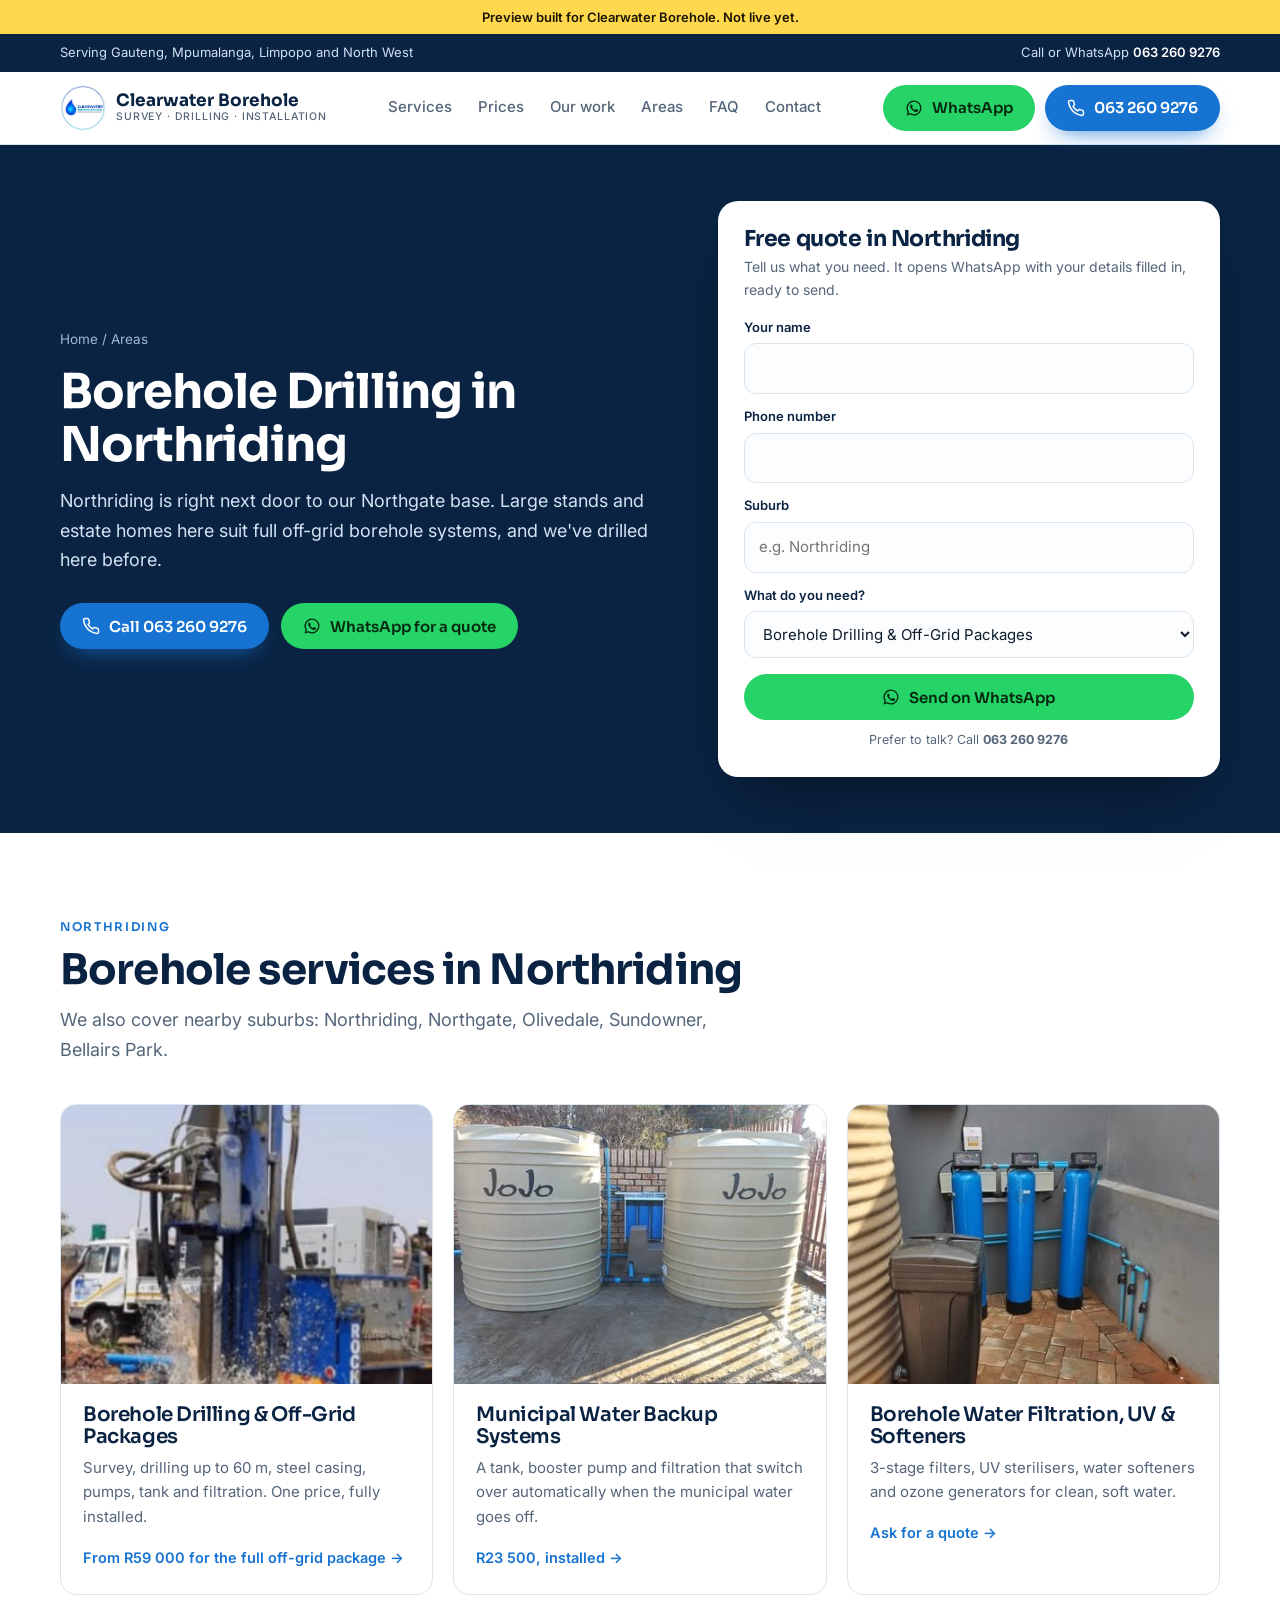
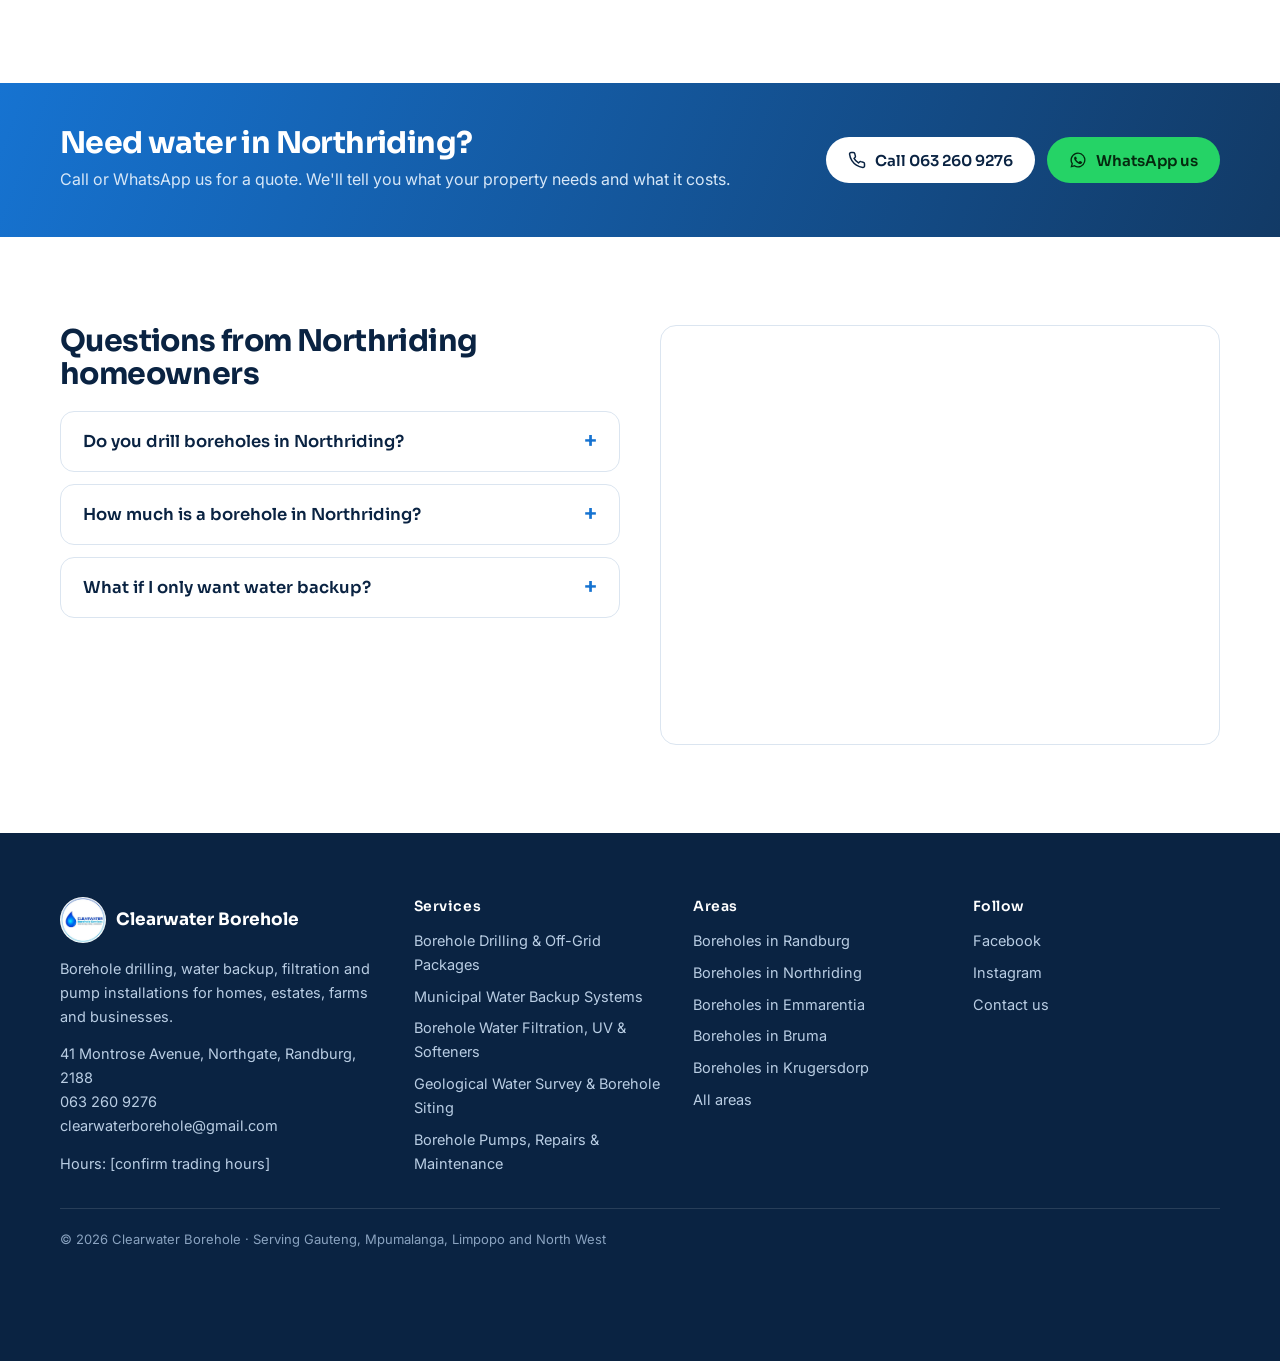
<file: areas/northriding/index.html>
<!doctype html>
<html lang="en-ZA">
<head>
<meta charset="utf-8">
<meta name="viewport" content="width=device-width, initial-scale=1">
<!-- PREVIEW: remove noindex + the preview bar when Clearwater approves and the real domain is live -->
<meta name="robots" content="noindex, nofollow">
<title>Borehole Drilling Northriding | Off-Grid &amp; Backup Water | Clearwater Borehole</title>
<meta name="description" content="Borehole drilling, water backup and filtration in Northriding. Off-grid packages from R59 000, backup systems R23 500. Call Clearwater Borehole on 063 260 9276.">
<link rel="canonical" href="https://dannyschaffer.github.io/clearwater-preview/areas/northriding/">
<meta property="og:type" content="website"><meta property="og:title" content="Borehole Drilling Northriding | Off-Grid &amp; Backup Water | Clearwater Borehole"><meta property="og:description" content="Borehole drilling, water backup and filtration in Northriding. Off-grid packages from R59 000, backup systems R23 500. Call Clearwater Borehole on 063 260 9276.">
<meta property="og:image" content="https://dannyschaffer.github.io/clearwater-preview/img/hero-drilling-water-strike.jpg"><meta property="og:url" content="https://dannyschaffer.github.io/clearwater-preview/areas/northriding/">
<link rel="icon" href="../../img/logo.jpg">
<link rel="preconnect" href="https://fonts.googleapis.com"><link rel="preconnect" href="https://fonts.gstatic.com" crossorigin><link href="https://fonts.googleapis.com/css2?family=Sora:wght@500;600;700&family=Inter:wght@400;500;600&display=swap" rel="stylesheet">
<link rel="stylesheet" href="../../styles.css">
<script type="application/ld+json">{"@context": "https://schema.org", "@type": "HomeAndConstructionBusiness", "@id": "https://dannyschaffer.github.io/clearwater-preview/#business", "name": "Clearwater Borehole", "description": "Borehole drilling, municipal water backup systems, water filtration and pump installations for homes, estates, farms and businesses.", "telephone": "+27632609276", "email": "clearwaterborehole@gmail.com", "url": "https://dannyschaffer.github.io/clearwater-preview/", "image": "https://dannyschaffer.github.io/clearwater-preview/img/hero-drilling-water-strike.jpg", "logo": "https://dannyschaffer.github.io/clearwater-preview/img/logo.jpg", "address": {"@type": "PostalAddress", "streetAddress": "41 Montrose Avenue, Northgate", "addressLocality": "Randburg", "addressRegion": "Gauteng", "postalCode": "2188", "addressCountry": "ZA"}, "geo": {"@type": "GeoCoordinates", "latitude": -26.06147, "longitude": 27.95116}, "areaServed": ["Gauteng", "Mpumalanga", "Limpopo", "North West", "Randburg", "Northriding", "Emmarentia", "Bruma", "Krugersdorp"], "sameAs": ["https://www.facebook.com/clearwaterfiltrationh20", "https://www.instagram.com/clearwaterborehole"]}</script><script type="application/ld+json">{"@context": "https://schema.org", "@type": "FAQPage", "mainEntity": [{"@type": "Question", "name": "Do you drill boreholes in Northriding?", "acceptedAnswer": {"@type": "Answer", "text": "Yes. We posted a Northriding drilling job in August 2025. We work across Northriding and the surrounding suburbs: Northriding, Northgate, Olivedale, Sundowner, Bellairs Park."}}, {"@type": "Question", "name": "How much is a borehole in Northriding?", "acceptedAnswer": {"@type": "Answer", "text": "Our off-grid package starts at R59 000, including survey, drilling up to 60 m, casing, pumps, tank, filtration and UV. If your site needs more, we quote it before work starts."}}, {"@type": "Question", "name": "What if I only want water backup?", "acceptedAnswer": {"@type": "Answer", "text": "Our municipal backup system is R23 500 installed and switches to tank water automatically when the mains goes off."}}]}</script>
</head>
<body>
<div class="preview">Preview built for Clearwater Borehole. Not live yet.</div>
<div class="topstrip"><div class="wrap"><span class="hide-m">Serving Gauteng, Mpumalanga, Limpopo and North West</span><span>Call or WhatsApp <a href="tel:+27632609276">063 260 9276</a></span></div></div>
<header><div class="wrap nav">
<a class="brand" href="../../"><img src="../../img/logo.jpg" alt="Clearwater Borehole logo"><span>Clearwater Borehole<small>Survey · Drilling · Installation</small></span></a>
<nav class="nav-links"><a href="../../#services">Services</a><a href="../../#prices">Prices</a><a href="../../#work">Our work</a><a href="../../areas/">Areas</a><a href="../../#faq">FAQ</a><a href="../../contact/">Contact</a></nav>
<div class="nav-cta"><a class="btn btn-wa" href="https://wa.me/27632609276?text=Hi%20Clearwater%2C%20I%20would%20like%20a%20quote."><svg viewBox="0 0 24 24" fill="currentColor" aria-hidden="true"><path d="M12 2a10 10 0 0 0-8.6 15.1L2 22l5-1.3A10 10 0 1 0 12 2Zm0 18.2a8.2 8.2 0 0 1-4.2-1.2l-.3-.2-3 .8.8-2.9-.2-.3A8.2 8.2 0 1 1 12 20.2Zm4.5-6.1c-.2-.1-1.5-.7-1.7-.8s-.4-.1-.6.1-.7.8-.8 1-.3.2-.5.1a6.7 6.7 0 0 1-3.3-2.9c-.3-.4.3-.4.7-1.4a.5.5 0 0 0 0-.4l-.8-1.9c-.2-.5-.4-.4-.6-.4h-.5a1 1 0 0 0-.7.3 3 3 0 0 0-.9 2.2 5.2 5.2 0 0 0 1.1 2.7 11.8 11.8 0 0 0 4.5 4c1.7.7 2.3.8 3.2.6a2.7 2.7 0 0 0 1.8-1.2 2.2 2.2 0 0 0 .1-1.2c0-.1-.2-.2-.4-.3Z"/></svg><span>WhatsApp</span></a><a class="btn btn-blue" href="tel:+27632609276"><svg viewBox="0 0 24 24" fill="none" stroke="currentColor" stroke-width="2" stroke-linecap="round" stroke-linejoin="round" aria-hidden="true"><path d="M22 16.9v3a2 2 0 0 1-2.2 2 19.8 19.8 0 0 1-8.6-3.1 19.5 19.5 0 0 1-6-6A19.8 19.8 0 0 1 2.1 4.2 2 2 0 0 1 4.1 2h3a2 2 0 0 1 2 1.7c.1 1 .4 1.9.7 2.8a2 2 0 0 1-.5 2.1L8 9.9a16 16 0 0 0 6 6l1.3-1.3a2 2 0 0 1 2.1-.4c.9.3 1.8.6 2.8.7a2 2 0 0 1 1.8 2Z"/></svg><span>063 260 9276</span></a></div>
</div></header>

<section class="page-hero"><div class="wrap">
<div><div class="crumbs"><a href="../../">Home</a> / <a href="../">Areas</a></div>
<h1>Borehole Drilling in Northriding</h1><p class="lead">Northriding is right next door to our Northgate base. Large stands and estate homes here suit full off-grid borehole systems, and we&#x27;ve drilled here before.</p>
<div class="hero-ctas"><a class="btn btn-blue" href="tel:+27632609276"><svg viewBox="0 0 24 24" fill="none" stroke="currentColor" stroke-width="2" stroke-linecap="round" stroke-linejoin="round" aria-hidden="true"><path d="M22 16.9v3a2 2 0 0 1-2.2 2 19.8 19.8 0 0 1-8.6-3.1 19.5 19.5 0 0 1-6-6A19.8 19.8 0 0 1 2.1 4.2 2 2 0 0 1 4.1 2h3a2 2 0 0 1 2 1.7c.1 1 .4 1.9.7 2.8a2 2 0 0 1-.5 2.1L8 9.9a16 16 0 0 0 6 6l1.3-1.3a2 2 0 0 1 2.1-.4c.9.3 1.8.6 2.8.7a2 2 0 0 1 1.8 2Z"/></svg>Call 063 260 9276</a><a class="btn btn-wa" href="https://wa.me/27632609276?text=Hi%20Clearwater%2C%20I%20am%20in%20Northriding%20and%20would%20like%20a%20borehole%20quote."><svg viewBox="0 0 24 24" fill="currentColor" aria-hidden="true"><path d="M12 2a10 10 0 0 0-8.6 15.1L2 22l5-1.3A10 10 0 1 0 12 2Zm0 18.2a8.2 8.2 0 0 1-4.2-1.2l-.3-.2-3 .8.8-2.9-.2-.3A8.2 8.2 0 1 1 12 20.2Zm4.5-6.1c-.2-.1-1.5-.7-1.7-.8s-.4-.1-.6.1-.7.8-.8 1-.3.2-.5.1a6.7 6.7 0 0 1-3.3-2.9c-.3-.4.3-.4.7-1.4a.5.5 0 0 0 0-.4l-.8-1.9c-.2-.5-.4-.4-.6-.4h-.5a1 1 0 0 0-.7.3 3 3 0 0 0-.9 2.2 5.2 5.2 0 0 0 1.1 2.7 11.8 11.8 0 0 0 4.5 4c1.7.7 2.3.8 3.2.6a2.7 2.7 0 0 0 1.8-1.2 2.2 2.2 0 0 0 .1-1.2c0-.1-.2-.2-.4-.3Z"/></svg>WhatsApp for a quote</a></div></div>
<form class="card-form" data-wa>
<h2>Free quote in Northriding</h2><p class="small">Tell us what you need. It opens WhatsApp with your details filled in, ready to send.</p>
<label class="field"><span>Your name</span><input name="name" required autocomplete="name"></label>
<label class="field"><span>Phone number</span><input name="phone" type="tel" required autocomplete="tel"></label>
<label class="field"><span>Suburb</span><input name="suburb" placeholder="e.g. Northriding"></label>
<label class="field"><span>What do you need?</span><select name="need"><option>Borehole Drilling &amp; Off-Grid Packages</option><option>Municipal Water Backup Systems</option><option>Borehole Water Filtration, UV &amp; Softeners</option><option>Geological Water Survey &amp; Borehole Siting</option><option>Borehole Pumps, Repairs &amp; Maintenance</option><option>Not sure yet</option></select></label>
<button class="btn btn-wa" type="submit"><svg viewBox="0 0 24 24" fill="currentColor" aria-hidden="true"><path d="M12 2a10 10 0 0 0-8.6 15.1L2 22l5-1.3A10 10 0 1 0 12 2Zm0 18.2a8.2 8.2 0 0 1-4.2-1.2l-.3-.2-3 .8.8-2.9-.2-.3A8.2 8.2 0 1 1 12 20.2Zm4.5-6.1c-.2-.1-1.5-.7-1.7-.8s-.4-.1-.6.1-.7.8-.8 1-.3.2-.5.1a6.7 6.7 0 0 1-3.3-2.9c-.3-.4.3-.4.7-1.4a.5.5 0 0 0 0-.4l-.8-1.9c-.2-.5-.4-.4-.6-.4h-.5a1 1 0 0 0-.7.3 3 3 0 0 0-.9 2.2 5.2 5.2 0 0 0 1.1 2.7 11.8 11.8 0 0 0 4.5 4c1.7.7 2.3.8 3.2.6a2.7 2.7 0 0 0 1.8-1.2 2.2 2.2 0 0 0 .1-1.2c0-.1-.2-.2-.4-.3Z"/></svg>Send on WhatsApp</button>
<p class="form-note">Prefer to talk? Call <a href="tel:+27632609276"><b>063 260 9276</b></a></p>
</form>
</div></section>
<section><div class="wrap">
<div class="sec-head"><span class="eyebrow">Northriding</span><h2>Borehole services in Northriding</h2><p class="lead">We also cover nearby suburbs: Northriding, Northgate, Olivedale, Sundowner, Bellairs Park.</p></div>
<div class="svc-grid"><a class="svc" href="../../services/borehole-drilling/"><img src="../../img/hero-drilling-water-strike.jpg" alt="Clearwater drilling rig striking water on a borehole job" loading="lazy"><div><h3>Borehole Drilling &amp; Off-Grid Packages</h3><p>Survey, drilling up to 60 m, steel casing, pumps, tank and filtration. One price, fully installed.</p><span class="more">From R59 000 for the full off-grid package →</span></div></a><a class="svc" href="../../services/municipal-water-backup/"><img src="../../img/jojo-backup-tanks.jpg" alt="Two JoJo backup tanks with filtration installed by Clearwater" loading="lazy"><div><h3>Municipal Water Backup Systems</h3><p>A tank, booster pump and filtration that switch over automatically when the municipal water goes off.</p><span class="more">R23 500, installed →</span></div></a><a class="svc" href="../../services/water-filtration/"><img src="../../img/softener-filtration-system.jpg" alt="Water softener, 3-stage filters and UV steriliser installed against a house wall" loading="lazy"><div><h3>Borehole Water Filtration, UV &amp; Softeners</h3><p>3-stage filters, UV sterilisers, water softeners and ozone generators for clean, soft water.</p><span class="more">Ask for a quote →</span></div></a></div>
</div></section>
<div class="band"><div class="wrap"><div><h2>Need water in Northriding?</h2><p>Call or WhatsApp us for a quote. We&#x27;ll tell you what your property needs and what it costs.</p></div>
<div class="ctas"><a class="btn btn-white" href="tel:+27632609276"><svg viewBox="0 0 24 24" fill="none" stroke="currentColor" stroke-width="2" stroke-linecap="round" stroke-linejoin="round" aria-hidden="true"><path d="M22 16.9v3a2 2 0 0 1-2.2 2 19.8 19.8 0 0 1-8.6-3.1 19.5 19.5 0 0 1-6-6A19.8 19.8 0 0 1 2.1 4.2 2 2 0 0 1 4.1 2h3a2 2 0 0 1 2 1.7c.1 1 .4 1.9.7 2.8a2 2 0 0 1-.5 2.1L8 9.9a16 16 0 0 0 6 6l1.3-1.3a2 2 0 0 1 2.1-.4c.9.3 1.8.6 2.8.7a2 2 0 0 1 1.8 2Z"/></svg>Call 063 260 9276</a><a class="btn btn-wa" href="https://wa.me/27632609276?text=Hi%20Clearwater%2C%20I%20would%20like%20a%20quote."><svg viewBox="0 0 24 24" fill="currentColor" aria-hidden="true"><path d="M12 2a10 10 0 0 0-8.6 15.1L2 22l5-1.3A10 10 0 1 0 12 2Zm0 18.2a8.2 8.2 0 0 1-4.2-1.2l-.3-.2-3 .8.8-2.9-.2-.3A8.2 8.2 0 1 1 12 20.2Zm4.5-6.1c-.2-.1-1.5-.7-1.7-.8s-.4-.1-.6.1-.7.8-.8 1-.3.2-.5.1a6.7 6.7 0 0 1-3.3-2.9c-.3-.4.3-.4.7-1.4a.5.5 0 0 0 0-.4l-.8-1.9c-.2-.5-.4-.4-.6-.4h-.5a1 1 0 0 0-.7.3 3 3 0 0 0-.9 2.2 5.2 5.2 0 0 0 1.1 2.7 11.8 11.8 0 0 0 4.5 4c1.7.7 2.3.8 3.2.6a2.7 2.7 0 0 0 1.8-1.2 2.2 2.2 0 0 0 .1-1.2c0-.1-.2-.2-.4-.3Z"/></svg>WhatsApp us</a></div></div></div>
<section class="area"><div class="wrap">
<div><h2 style="font-size:30px">Questions from Northriding homeowners</h2><div class="faq-list" style="margin-top:20px"><details><summary>Do you drill boreholes in Northriding?</summary><p>Yes. We posted a Northriding drilling job in August 2025. We work across Northriding and the surrounding suburbs: Northriding, Northgate, Olivedale, Sundowner, Bellairs Park.</p></details><details><summary>How much is a borehole in Northriding?</summary><p>Our off-grid package starts at R59 000, including survey, drilling up to 60 m, casing, pumps, tank, filtration and UV. If your site needs more, we quote it before work starts.</p></details><details><summary>What if I only want water backup?</summary><p>Our municipal backup system is R23 500 installed and switches to tank water automatically when the mains goes off.</p></details></div></div>
<div class="map"><iframe loading="lazy" title="Map of Northriding, Gauteng, South Africa" src="https://maps.google.com/maps?q=Northriding%2C%20Gauteng%2C%20South%20Africa&z=12&output=embed"></iframe></div>
</div></section>
<footer><div class="wrap">
<div><a class="brand" href="../../"><img src="../../img/logo.jpg" alt=""><span>Clearwater Borehole</span></a>
<p>Borehole drilling, water backup, filtration and pump installations for homes, estates, farms and businesses.</p>
<p style="margin-top:14px">41 Montrose Avenue, Northgate, Randburg, 2188<br><a href="tel:+27632609276">063 260 9276</a><br><a href="mailto:clearwaterborehole@gmail.com">clearwaterborehole@gmail.com</a></p>
<p style="margin-top:14px">Hours: [confirm trading hours]</p></div>
<div><h4>Services</h4><ul><li><a href="../../services/borehole-drilling/">Borehole Drilling &amp; Off-Grid Packages</a></li><li><a href="../../services/municipal-water-backup/">Municipal Water Backup Systems</a></li><li><a href="../../services/water-filtration/">Borehole Water Filtration, UV &amp; Softeners</a></li><li><a href="../../services/geological-water-survey/">Geological Water Survey &amp; Borehole Siting</a></li><li><a href="../../services/borehole-pumps/">Borehole Pumps, Repairs &amp; Maintenance</a></li></ul></div>
<div><h4>Areas</h4><ul><li><a href="../../areas/randburg/">Boreholes in Randburg</a></li><li><a href="../../areas/northriding/">Boreholes in Northriding</a></li><li><a href="../../areas/emmarentia/">Boreholes in Emmarentia</a></li><li><a href="../../areas/bruma/">Boreholes in Bruma</a></li><li><a href="../../areas/krugersdorp/">Boreholes in Krugersdorp</a></li><li><a href="../../areas/">All areas</a></li></ul></div>
<div><h4>Follow</h4><ul><li><a href="https://www.facebook.com/clearwaterfiltrationh20">Facebook</a></li><li><a href="https://www.instagram.com/clearwaterborehole">Instagram</a></li><li><a href="../../contact/">Contact us</a></li></ul></div>
<div class="legal">© 2026 Clearwater Borehole · Serving Gauteng, Mpumalanga, Limpopo and North West</div>
</div></footer>
<div class="mbar"><a class="btn btn-blue" href="tel:+27632609276"><svg viewBox="0 0 24 24" fill="none" stroke="currentColor" stroke-width="2" stroke-linecap="round" stroke-linejoin="round" aria-hidden="true"><path d="M22 16.9v3a2 2 0 0 1-2.2 2 19.8 19.8 0 0 1-8.6-3.1 19.5 19.5 0 0 1-6-6A19.8 19.8 0 0 1 2.1 4.2 2 2 0 0 1 4.1 2h3a2 2 0 0 1 2 1.7c.1 1 .4 1.9.7 2.8a2 2 0 0 1-.5 2.1L8 9.9a16 16 0 0 0 6 6l1.3-1.3a2 2 0 0 1 2.1-.4c.9.3 1.8.6 2.8.7a2 2 0 0 1 1.8 2Z"/></svg>Call now</a><a class="btn btn-wa" href="https://wa.me/27632609276?text=Hi%20Clearwater%2C%20I%20would%20like%20a%20quote."><svg viewBox="0 0 24 24" fill="currentColor" aria-hidden="true"><path d="M12 2a10 10 0 0 0-8.6 15.1L2 22l5-1.3A10 10 0 1 0 12 2Zm0 18.2a8.2 8.2 0 0 1-4.2-1.2l-.3-.2-3 .8.8-2.9-.2-.3A8.2 8.2 0 1 1 12 20.2Zm4.5-6.1c-.2-.1-1.5-.7-1.7-.8s-.4-.1-.6.1-.7.8-.8 1-.3.2-.5.1a6.7 6.7 0 0 1-3.3-2.9c-.3-.4.3-.4.7-1.4a.5.5 0 0 0 0-.4l-.8-1.9c-.2-.5-.4-.4-.6-.4h-.5a1 1 0 0 0-.7.3 3 3 0 0 0-.9 2.2 5.2 5.2 0 0 0 1.1 2.7 11.8 11.8 0 0 0 4.5 4c1.7.7 2.3.8 3.2.6a2.7 2.7 0 0 0 1.8-1.2 2.2 2.2 0 0 0 .1-1.2c0-.1-.2-.2-.4-.3Z"/></svg>WhatsApp</a></div>
<script>
document.querySelectorAll('form[data-wa]').forEach(f=>f.addEventListener('submit',ev=>{ev.preventDefault();const d=new FormData(f);
const msg=`Hi Clearwater, I'd like a quote.%0AName: ${d.get('name')||''}%0APhone: ${d.get('phone')||''}%0ASuburb: ${d.get('suburb')||''}%0ANeed: ${d.get('need')||''}${d.get('msg')?'%0ANotes: '+d.get('msg'):''}`;
window.open('https://wa.me/27632609276?text='+msg.replace(/ /g,'%20'),'_blank');}));
</script>
</body></html>
</file>
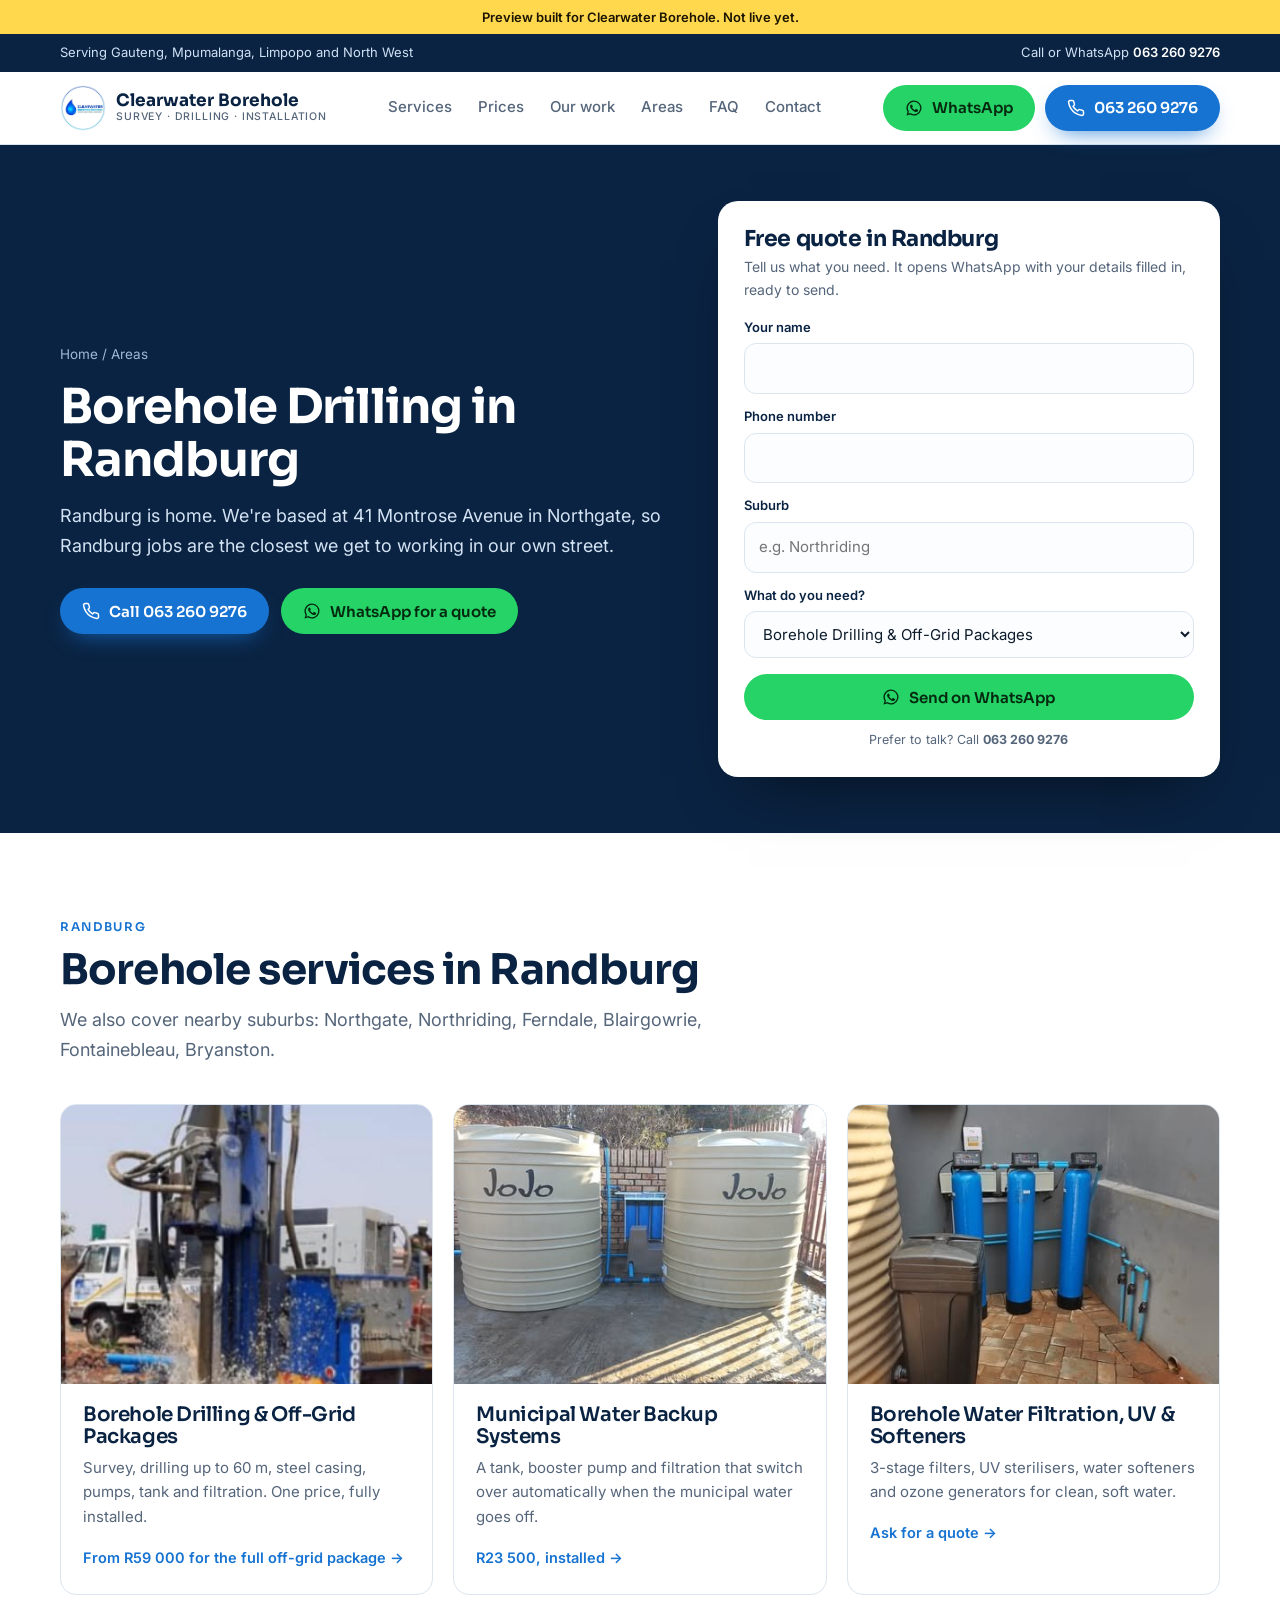
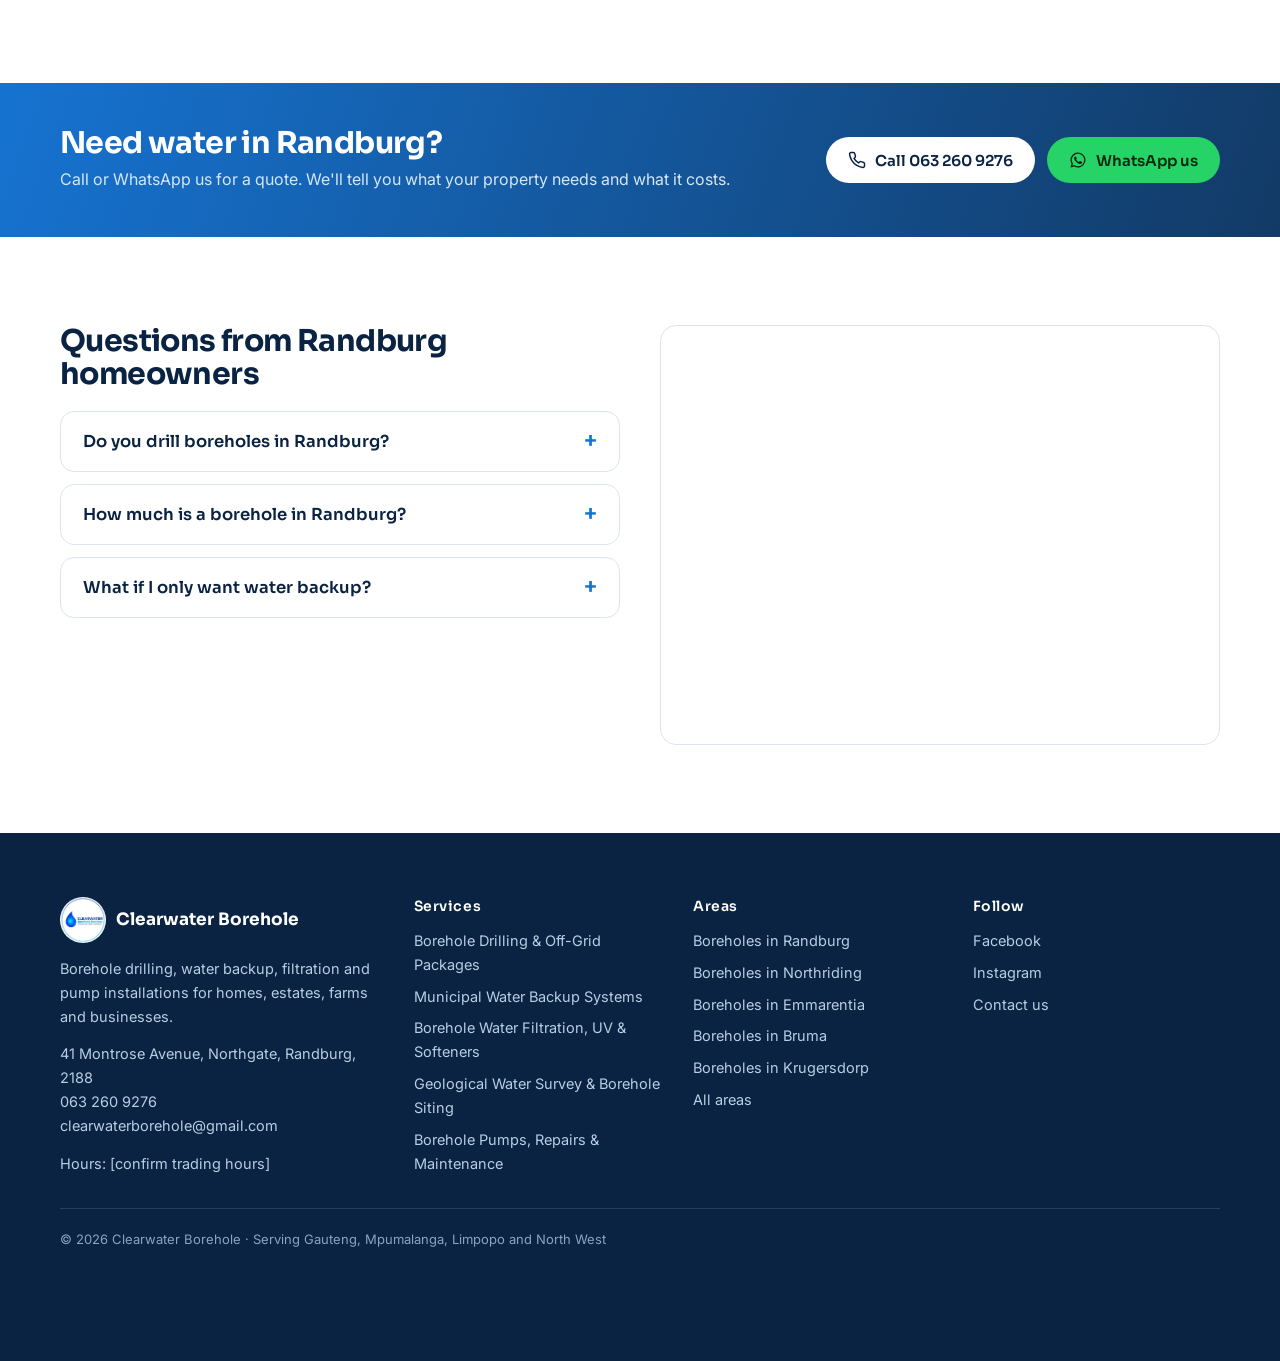
<file: areas/randburg/index.html>
<!doctype html>
<html lang="en-ZA">
<head>
<meta charset="utf-8">
<meta name="viewport" content="width=device-width, initial-scale=1">
<!-- PREVIEW: remove noindex + the preview bar when Clearwater approves and the real domain is live -->
<meta name="robots" content="noindex, nofollow">
<title>Borehole Drilling Randburg | Off-Grid &amp; Backup Water | Clearwater Borehole</title>
<meta name="description" content="Borehole drilling, water backup and filtration in Randburg. Off-grid packages from R59 000, backup systems R23 500. Call Clearwater Borehole on 063 260 9276.">
<link rel="canonical" href="https://dannyschaffer.github.io/clearwater-preview/areas/randburg/">
<meta property="og:type" content="website"><meta property="og:title" content="Borehole Drilling Randburg | Off-Grid &amp; Backup Water | Clearwater Borehole"><meta property="og:description" content="Borehole drilling, water backup and filtration in Randburg. Off-grid packages from R59 000, backup systems R23 500. Call Clearwater Borehole on 063 260 9276.">
<meta property="og:image" content="https://dannyschaffer.github.io/clearwater-preview/img/hero-drilling-water-strike.jpg"><meta property="og:url" content="https://dannyschaffer.github.io/clearwater-preview/areas/randburg/">
<link rel="icon" href="../../img/logo.jpg">
<link rel="preconnect" href="https://fonts.googleapis.com"><link rel="preconnect" href="https://fonts.gstatic.com" crossorigin><link href="https://fonts.googleapis.com/css2?family=Sora:wght@500;600;700&family=Inter:wght@400;500;600&display=swap" rel="stylesheet">
<link rel="stylesheet" href="../../styles.css">
<script type="application/ld+json">{"@context": "https://schema.org", "@type": "HomeAndConstructionBusiness", "@id": "https://dannyschaffer.github.io/clearwater-preview/#business", "name": "Clearwater Borehole", "description": "Borehole drilling, municipal water backup systems, water filtration and pump installations for homes, estates, farms and businesses.", "telephone": "+27632609276", "email": "clearwaterborehole@gmail.com", "url": "https://dannyschaffer.github.io/clearwater-preview/", "image": "https://dannyschaffer.github.io/clearwater-preview/img/hero-drilling-water-strike.jpg", "logo": "https://dannyschaffer.github.io/clearwater-preview/img/logo.jpg", "address": {"@type": "PostalAddress", "streetAddress": "41 Montrose Avenue, Northgate", "addressLocality": "Randburg", "addressRegion": "Gauteng", "postalCode": "2188", "addressCountry": "ZA"}, "geo": {"@type": "GeoCoordinates", "latitude": -26.06147, "longitude": 27.95116}, "areaServed": ["Gauteng", "Mpumalanga", "Limpopo", "North West", "Randburg", "Northriding", "Emmarentia", "Bruma", "Krugersdorp"], "sameAs": ["https://www.facebook.com/clearwaterfiltrationh20", "https://www.instagram.com/clearwaterborehole"]}</script><script type="application/ld+json">{"@context": "https://schema.org", "@type": "FAQPage", "mainEntity": [{"@type": "Question", "name": "Do you drill boreholes in Randburg?", "acceptedAnswer": {"@type": "Answer", "text": "Yes. Our own base is in Northgate, Randburg. We work across Randburg and the surrounding suburbs: Northgate, Northriding, Ferndale, Blairgowrie, Fontainebleau, Bryanston."}}, {"@type": "Question", "name": "How much is a borehole in Randburg?", "acceptedAnswer": {"@type": "Answer", "text": "Our off-grid package starts at R59 000, including survey, drilling up to 60 m, casing, pumps, tank, filtration and UV. If your site needs more, we quote it before work starts."}}, {"@type": "Question", "name": "What if I only want water backup?", "acceptedAnswer": {"@type": "Answer", "text": "Our municipal backup system is R23 500 installed and switches to tank water automatically when the mains goes off."}}]}</script>
</head>
<body>
<div class="preview">Preview built for Clearwater Borehole. Not live yet.</div>
<div class="topstrip"><div class="wrap"><span class="hide-m">Serving Gauteng, Mpumalanga, Limpopo and North West</span><span>Call or WhatsApp <a href="tel:+27632609276">063 260 9276</a></span></div></div>
<header><div class="wrap nav">
<a class="brand" href="../../"><img src="../../img/logo.jpg" alt="Clearwater Borehole logo"><span>Clearwater Borehole<small>Survey · Drilling · Installation</small></span></a>
<nav class="nav-links"><a href="../../#services">Services</a><a href="../../#prices">Prices</a><a href="../../#work">Our work</a><a href="../../areas/">Areas</a><a href="../../#faq">FAQ</a><a href="../../contact/">Contact</a></nav>
<div class="nav-cta"><a class="btn btn-wa" href="https://wa.me/27632609276?text=Hi%20Clearwater%2C%20I%20would%20like%20a%20quote."><svg viewBox="0 0 24 24" fill="currentColor" aria-hidden="true"><path d="M12 2a10 10 0 0 0-8.6 15.1L2 22l5-1.3A10 10 0 1 0 12 2Zm0 18.2a8.2 8.2 0 0 1-4.2-1.2l-.3-.2-3 .8.8-2.9-.2-.3A8.2 8.2 0 1 1 12 20.2Zm4.5-6.1c-.2-.1-1.5-.7-1.7-.8s-.4-.1-.6.1-.7.8-.8 1-.3.2-.5.1a6.7 6.7 0 0 1-3.3-2.9c-.3-.4.3-.4.7-1.4a.5.5 0 0 0 0-.4l-.8-1.9c-.2-.5-.4-.4-.6-.4h-.5a1 1 0 0 0-.7.3 3 3 0 0 0-.9 2.2 5.2 5.2 0 0 0 1.1 2.7 11.8 11.8 0 0 0 4.5 4c1.7.7 2.3.8 3.2.6a2.7 2.7 0 0 0 1.8-1.2 2.2 2.2 0 0 0 .1-1.2c0-.1-.2-.2-.4-.3Z"/></svg><span>WhatsApp</span></a><a class="btn btn-blue" href="tel:+27632609276"><svg viewBox="0 0 24 24" fill="none" stroke="currentColor" stroke-width="2" stroke-linecap="round" stroke-linejoin="round" aria-hidden="true"><path d="M22 16.9v3a2 2 0 0 1-2.2 2 19.8 19.8 0 0 1-8.6-3.1 19.5 19.5 0 0 1-6-6A19.8 19.8 0 0 1 2.1 4.2 2 2 0 0 1 4.1 2h3a2 2 0 0 1 2 1.7c.1 1 .4 1.9.7 2.8a2 2 0 0 1-.5 2.1L8 9.9a16 16 0 0 0 6 6l1.3-1.3a2 2 0 0 1 2.1-.4c.9.3 1.8.6 2.8.7a2 2 0 0 1 1.8 2Z"/></svg><span>063 260 9276</span></a></div>
</div></header>

<section class="page-hero"><div class="wrap">
<div><div class="crumbs"><a href="../../">Home</a> / <a href="../">Areas</a></div>
<h1>Borehole Drilling in Randburg</h1><p class="lead">Randburg is home. We&#x27;re based at 41 Montrose Avenue in Northgate, so Randburg jobs are the closest we get to working in our own street.</p>
<div class="hero-ctas"><a class="btn btn-blue" href="tel:+27632609276"><svg viewBox="0 0 24 24" fill="none" stroke="currentColor" stroke-width="2" stroke-linecap="round" stroke-linejoin="round" aria-hidden="true"><path d="M22 16.9v3a2 2 0 0 1-2.2 2 19.8 19.8 0 0 1-8.6-3.1 19.5 19.5 0 0 1-6-6A19.8 19.8 0 0 1 2.1 4.2 2 2 0 0 1 4.1 2h3a2 2 0 0 1 2 1.7c.1 1 .4 1.9.7 2.8a2 2 0 0 1-.5 2.1L8 9.9a16 16 0 0 0 6 6l1.3-1.3a2 2 0 0 1 2.1-.4c.9.3 1.8.6 2.8.7a2 2 0 0 1 1.8 2Z"/></svg>Call 063 260 9276</a><a class="btn btn-wa" href="https://wa.me/27632609276?text=Hi%20Clearwater%2C%20I%20am%20in%20Randburg%20and%20would%20like%20a%20borehole%20quote."><svg viewBox="0 0 24 24" fill="currentColor" aria-hidden="true"><path d="M12 2a10 10 0 0 0-8.6 15.1L2 22l5-1.3A10 10 0 1 0 12 2Zm0 18.2a8.2 8.2 0 0 1-4.2-1.2l-.3-.2-3 .8.8-2.9-.2-.3A8.2 8.2 0 1 1 12 20.2Zm4.5-6.1c-.2-.1-1.5-.7-1.7-.8s-.4-.1-.6.1-.7.8-.8 1-.3.2-.5.1a6.7 6.7 0 0 1-3.3-2.9c-.3-.4.3-.4.7-1.4a.5.5 0 0 0 0-.4l-.8-1.9c-.2-.5-.4-.4-.6-.4h-.5a1 1 0 0 0-.7.3 3 3 0 0 0-.9 2.2 5.2 5.2 0 0 0 1.1 2.7 11.8 11.8 0 0 0 4.5 4c1.7.7 2.3.8 3.2.6a2.7 2.7 0 0 0 1.8-1.2 2.2 2.2 0 0 0 .1-1.2c0-.1-.2-.2-.4-.3Z"/></svg>WhatsApp for a quote</a></div></div>
<form class="card-form" data-wa>
<h2>Free quote in Randburg</h2><p class="small">Tell us what you need. It opens WhatsApp with your details filled in, ready to send.</p>
<label class="field"><span>Your name</span><input name="name" required autocomplete="name"></label>
<label class="field"><span>Phone number</span><input name="phone" type="tel" required autocomplete="tel"></label>
<label class="field"><span>Suburb</span><input name="suburb" placeholder="e.g. Northriding"></label>
<label class="field"><span>What do you need?</span><select name="need"><option>Borehole Drilling &amp; Off-Grid Packages</option><option>Municipal Water Backup Systems</option><option>Borehole Water Filtration, UV &amp; Softeners</option><option>Geological Water Survey &amp; Borehole Siting</option><option>Borehole Pumps, Repairs &amp; Maintenance</option><option>Not sure yet</option></select></label>
<button class="btn btn-wa" type="submit"><svg viewBox="0 0 24 24" fill="currentColor" aria-hidden="true"><path d="M12 2a10 10 0 0 0-8.6 15.1L2 22l5-1.3A10 10 0 1 0 12 2Zm0 18.2a8.2 8.2 0 0 1-4.2-1.2l-.3-.2-3 .8.8-2.9-.2-.3A8.2 8.2 0 1 1 12 20.2Zm4.5-6.1c-.2-.1-1.5-.7-1.7-.8s-.4-.1-.6.1-.7.8-.8 1-.3.2-.5.1a6.7 6.7 0 0 1-3.3-2.9c-.3-.4.3-.4.7-1.4a.5.5 0 0 0 0-.4l-.8-1.9c-.2-.5-.4-.4-.6-.4h-.5a1 1 0 0 0-.7.3 3 3 0 0 0-.9 2.2 5.2 5.2 0 0 0 1.1 2.7 11.8 11.8 0 0 0 4.5 4c1.7.7 2.3.8 3.2.6a2.7 2.7 0 0 0 1.8-1.2 2.2 2.2 0 0 0 .1-1.2c0-.1-.2-.2-.4-.3Z"/></svg>Send on WhatsApp</button>
<p class="form-note">Prefer to talk? Call <a href="tel:+27632609276"><b>063 260 9276</b></a></p>
</form>
</div></section>
<section><div class="wrap">
<div class="sec-head"><span class="eyebrow">Randburg</span><h2>Borehole services in Randburg</h2><p class="lead">We also cover nearby suburbs: Northgate, Northriding, Ferndale, Blairgowrie, Fontainebleau, Bryanston.</p></div>
<div class="svc-grid"><a class="svc" href="../../services/borehole-drilling/"><img src="../../img/hero-drilling-water-strike.jpg" alt="Clearwater drilling rig striking water on a borehole job" loading="lazy"><div><h3>Borehole Drilling &amp; Off-Grid Packages</h3><p>Survey, drilling up to 60 m, steel casing, pumps, tank and filtration. One price, fully installed.</p><span class="more">From R59 000 for the full off-grid package →</span></div></a><a class="svc" href="../../services/municipal-water-backup/"><img src="../../img/jojo-backup-tanks.jpg" alt="Two JoJo backup tanks with filtration installed by Clearwater" loading="lazy"><div><h3>Municipal Water Backup Systems</h3><p>A tank, booster pump and filtration that switch over automatically when the municipal water goes off.</p><span class="more">R23 500, installed →</span></div></a><a class="svc" href="../../services/water-filtration/"><img src="../../img/softener-filtration-system.jpg" alt="Water softener, 3-stage filters and UV steriliser installed against a house wall" loading="lazy"><div><h3>Borehole Water Filtration, UV &amp; Softeners</h3><p>3-stage filters, UV sterilisers, water softeners and ozone generators for clean, soft water.</p><span class="more">Ask for a quote →</span></div></a></div>
</div></section>
<div class="band"><div class="wrap"><div><h2>Need water in Randburg?</h2><p>Call or WhatsApp us for a quote. We&#x27;ll tell you what your property needs and what it costs.</p></div>
<div class="ctas"><a class="btn btn-white" href="tel:+27632609276"><svg viewBox="0 0 24 24" fill="none" stroke="currentColor" stroke-width="2" stroke-linecap="round" stroke-linejoin="round" aria-hidden="true"><path d="M22 16.9v3a2 2 0 0 1-2.2 2 19.8 19.8 0 0 1-8.6-3.1 19.5 19.5 0 0 1-6-6A19.8 19.8 0 0 1 2.1 4.2 2 2 0 0 1 4.1 2h3a2 2 0 0 1 2 1.7c.1 1 .4 1.9.7 2.8a2 2 0 0 1-.5 2.1L8 9.9a16 16 0 0 0 6 6l1.3-1.3a2 2 0 0 1 2.1-.4c.9.3 1.8.6 2.8.7a2 2 0 0 1 1.8 2Z"/></svg>Call 063 260 9276</a><a class="btn btn-wa" href="https://wa.me/27632609276?text=Hi%20Clearwater%2C%20I%20would%20like%20a%20quote."><svg viewBox="0 0 24 24" fill="currentColor" aria-hidden="true"><path d="M12 2a10 10 0 0 0-8.6 15.1L2 22l5-1.3A10 10 0 1 0 12 2Zm0 18.2a8.2 8.2 0 0 1-4.2-1.2l-.3-.2-3 .8.8-2.9-.2-.3A8.2 8.2 0 1 1 12 20.2Zm4.5-6.1c-.2-.1-1.5-.7-1.7-.8s-.4-.1-.6.1-.7.8-.8 1-.3.2-.5.1a6.7 6.7 0 0 1-3.3-2.9c-.3-.4.3-.4.7-1.4a.5.5 0 0 0 0-.4l-.8-1.9c-.2-.5-.4-.4-.6-.4h-.5a1 1 0 0 0-.7.3 3 3 0 0 0-.9 2.2 5.2 5.2 0 0 0 1.1 2.7 11.8 11.8 0 0 0 4.5 4c1.7.7 2.3.8 3.2.6a2.7 2.7 0 0 0 1.8-1.2 2.2 2.2 0 0 0 .1-1.2c0-.1-.2-.2-.4-.3Z"/></svg>WhatsApp us</a></div></div></div>
<section class="area"><div class="wrap">
<div><h2 style="font-size:30px">Questions from Randburg homeowners</h2><div class="faq-list" style="margin-top:20px"><details><summary>Do you drill boreholes in Randburg?</summary><p>Yes. Our own base is in Northgate, Randburg. We work across Randburg and the surrounding suburbs: Northgate, Northriding, Ferndale, Blairgowrie, Fontainebleau, Bryanston.</p></details><details><summary>How much is a borehole in Randburg?</summary><p>Our off-grid package starts at R59 000, including survey, drilling up to 60 m, casing, pumps, tank, filtration and UV. If your site needs more, we quote it before work starts.</p></details><details><summary>What if I only want water backup?</summary><p>Our municipal backup system is R23 500 installed and switches to tank water automatically when the mains goes off.</p></details></div></div>
<div class="map"><iframe loading="lazy" title="Map of Randburg, Gauteng, South Africa" src="https://maps.google.com/maps?q=Randburg%2C%20Gauteng%2C%20South%20Africa&z=12&output=embed"></iframe></div>
</div></section>
<footer><div class="wrap">
<div><a class="brand" href="../../"><img src="../../img/logo.jpg" alt=""><span>Clearwater Borehole</span></a>
<p>Borehole drilling, water backup, filtration and pump installations for homes, estates, farms and businesses.</p>
<p style="margin-top:14px">41 Montrose Avenue, Northgate, Randburg, 2188<br><a href="tel:+27632609276">063 260 9276</a><br><a href="mailto:clearwaterborehole@gmail.com">clearwaterborehole@gmail.com</a></p>
<p style="margin-top:14px">Hours: [confirm trading hours]</p></div>
<div><h4>Services</h4><ul><li><a href="../../services/borehole-drilling/">Borehole Drilling &amp; Off-Grid Packages</a></li><li><a href="../../services/municipal-water-backup/">Municipal Water Backup Systems</a></li><li><a href="../../services/water-filtration/">Borehole Water Filtration, UV &amp; Softeners</a></li><li><a href="../../services/geological-water-survey/">Geological Water Survey &amp; Borehole Siting</a></li><li><a href="../../services/borehole-pumps/">Borehole Pumps, Repairs &amp; Maintenance</a></li></ul></div>
<div><h4>Areas</h4><ul><li><a href="../../areas/randburg/">Boreholes in Randburg</a></li><li><a href="../../areas/northriding/">Boreholes in Northriding</a></li><li><a href="../../areas/emmarentia/">Boreholes in Emmarentia</a></li><li><a href="../../areas/bruma/">Boreholes in Bruma</a></li><li><a href="../../areas/krugersdorp/">Boreholes in Krugersdorp</a></li><li><a href="../../areas/">All areas</a></li></ul></div>
<div><h4>Follow</h4><ul><li><a href="https://www.facebook.com/clearwaterfiltrationh20">Facebook</a></li><li><a href="https://www.instagram.com/clearwaterborehole">Instagram</a></li><li><a href="../../contact/">Contact us</a></li></ul></div>
<div class="legal">© 2026 Clearwater Borehole · Serving Gauteng, Mpumalanga, Limpopo and North West</div>
</div></footer>
<div class="mbar"><a class="btn btn-blue" href="tel:+27632609276"><svg viewBox="0 0 24 24" fill="none" stroke="currentColor" stroke-width="2" stroke-linecap="round" stroke-linejoin="round" aria-hidden="true"><path d="M22 16.9v3a2 2 0 0 1-2.2 2 19.8 19.8 0 0 1-8.6-3.1 19.5 19.5 0 0 1-6-6A19.8 19.8 0 0 1 2.1 4.2 2 2 0 0 1 4.1 2h3a2 2 0 0 1 2 1.7c.1 1 .4 1.9.7 2.8a2 2 0 0 1-.5 2.1L8 9.9a16 16 0 0 0 6 6l1.3-1.3a2 2 0 0 1 2.1-.4c.9.3 1.8.6 2.8.7a2 2 0 0 1 1.8 2Z"/></svg>Call now</a><a class="btn btn-wa" href="https://wa.me/27632609276?text=Hi%20Clearwater%2C%20I%20would%20like%20a%20quote."><svg viewBox="0 0 24 24" fill="currentColor" aria-hidden="true"><path d="M12 2a10 10 0 0 0-8.6 15.1L2 22l5-1.3A10 10 0 1 0 12 2Zm0 18.2a8.2 8.2 0 0 1-4.2-1.2l-.3-.2-3 .8.8-2.9-.2-.3A8.2 8.2 0 1 1 12 20.2Zm4.5-6.1c-.2-.1-1.5-.7-1.7-.8s-.4-.1-.6.1-.7.8-.8 1-.3.2-.5.1a6.7 6.7 0 0 1-3.3-2.9c-.3-.4.3-.4.7-1.4a.5.5 0 0 0 0-.4l-.8-1.9c-.2-.5-.4-.4-.6-.4h-.5a1 1 0 0 0-.7.3 3 3 0 0 0-.9 2.2 5.2 5.2 0 0 0 1.1 2.7 11.8 11.8 0 0 0 4.5 4c1.7.7 2.3.8 3.2.6a2.7 2.7 0 0 0 1.8-1.2 2.2 2.2 0 0 0 .1-1.2c0-.1-.2-.2-.4-.3Z"/></svg>WhatsApp</a></div>
<script>
document.querySelectorAll('form[data-wa]').forEach(f=>f.addEventListener('submit',ev=>{ev.preventDefault();const d=new FormData(f);
const msg=`Hi Clearwater, I'd like a quote.%0AName: ${d.get('name')||''}%0APhone: ${d.get('phone')||''}%0ASuburb: ${d.get('suburb')||''}%0ANeed: ${d.get('need')||''}${d.get('msg')?'%0ANotes: '+d.get('msg'):''}`;
window.open('https://wa.me/27632609276?text='+msg.replace(/ /g,'%20'),'_blank');}));
</script>
</body></html>
</file>
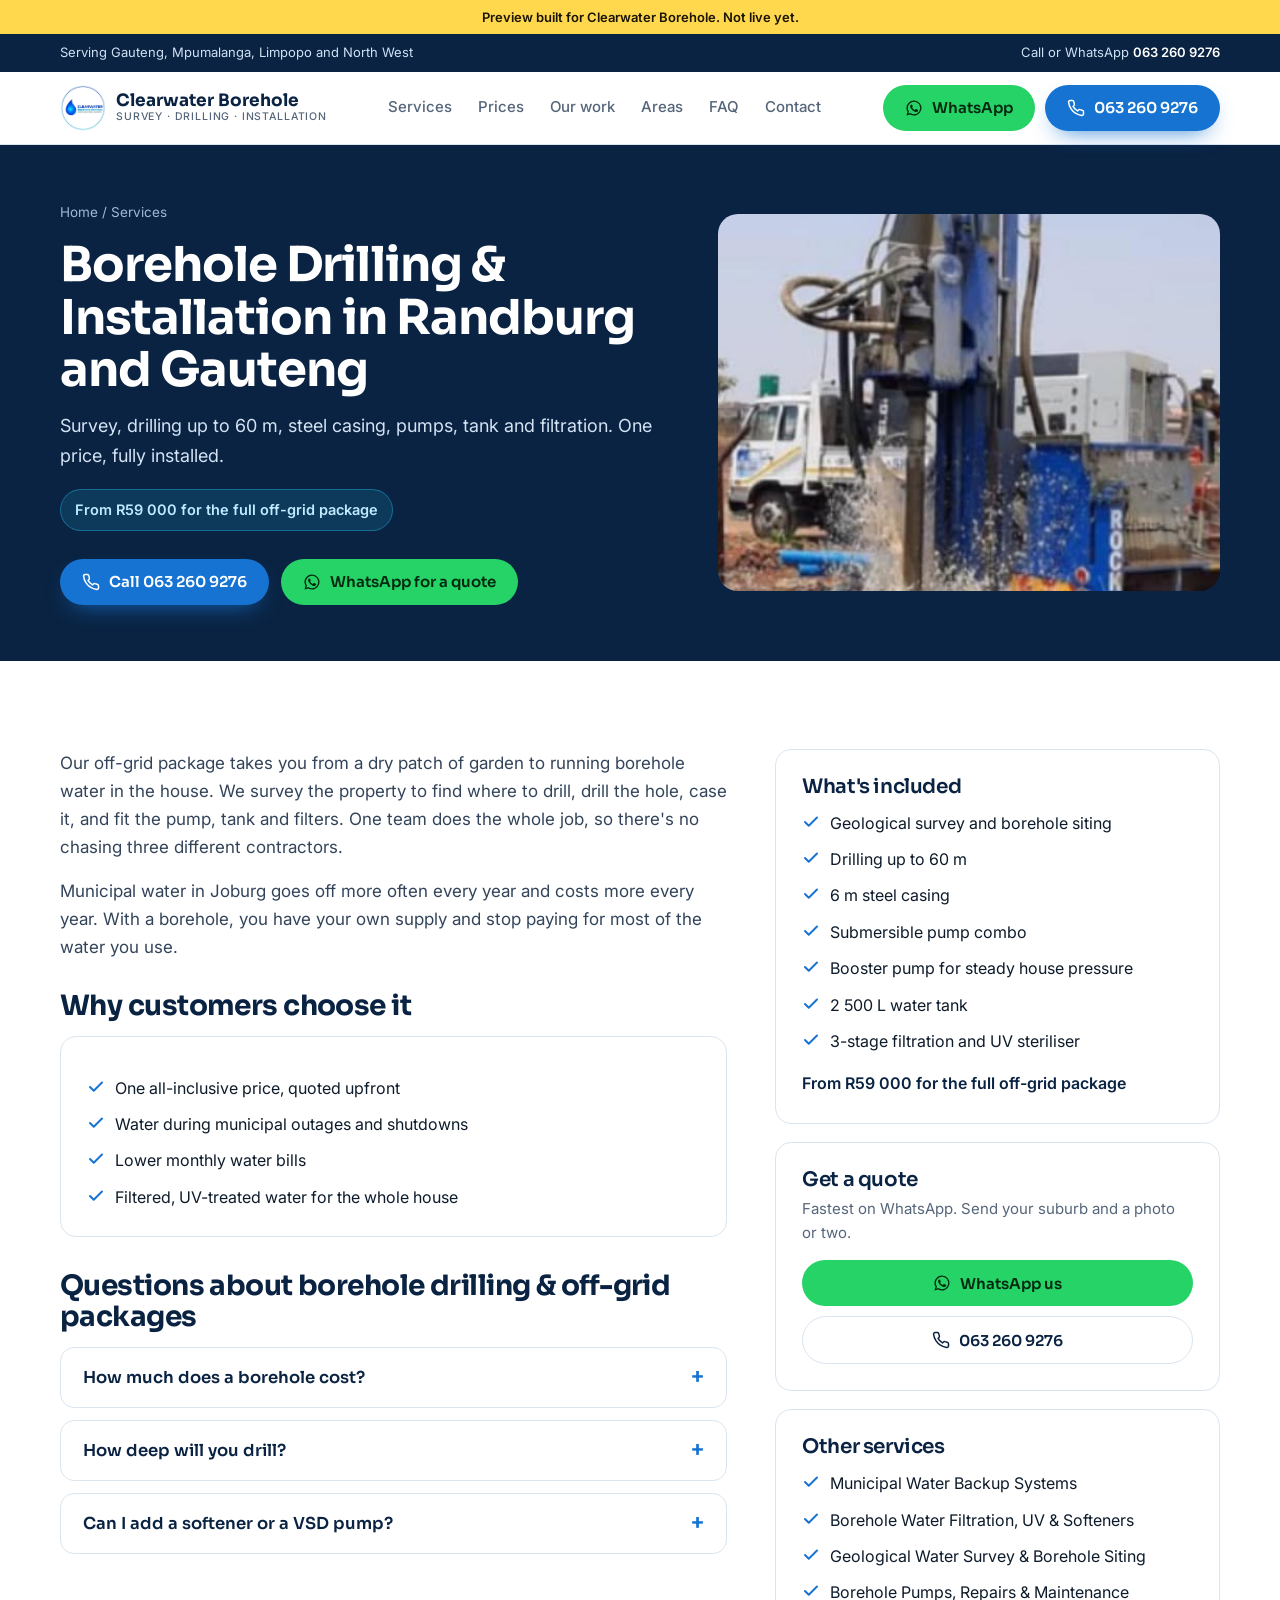
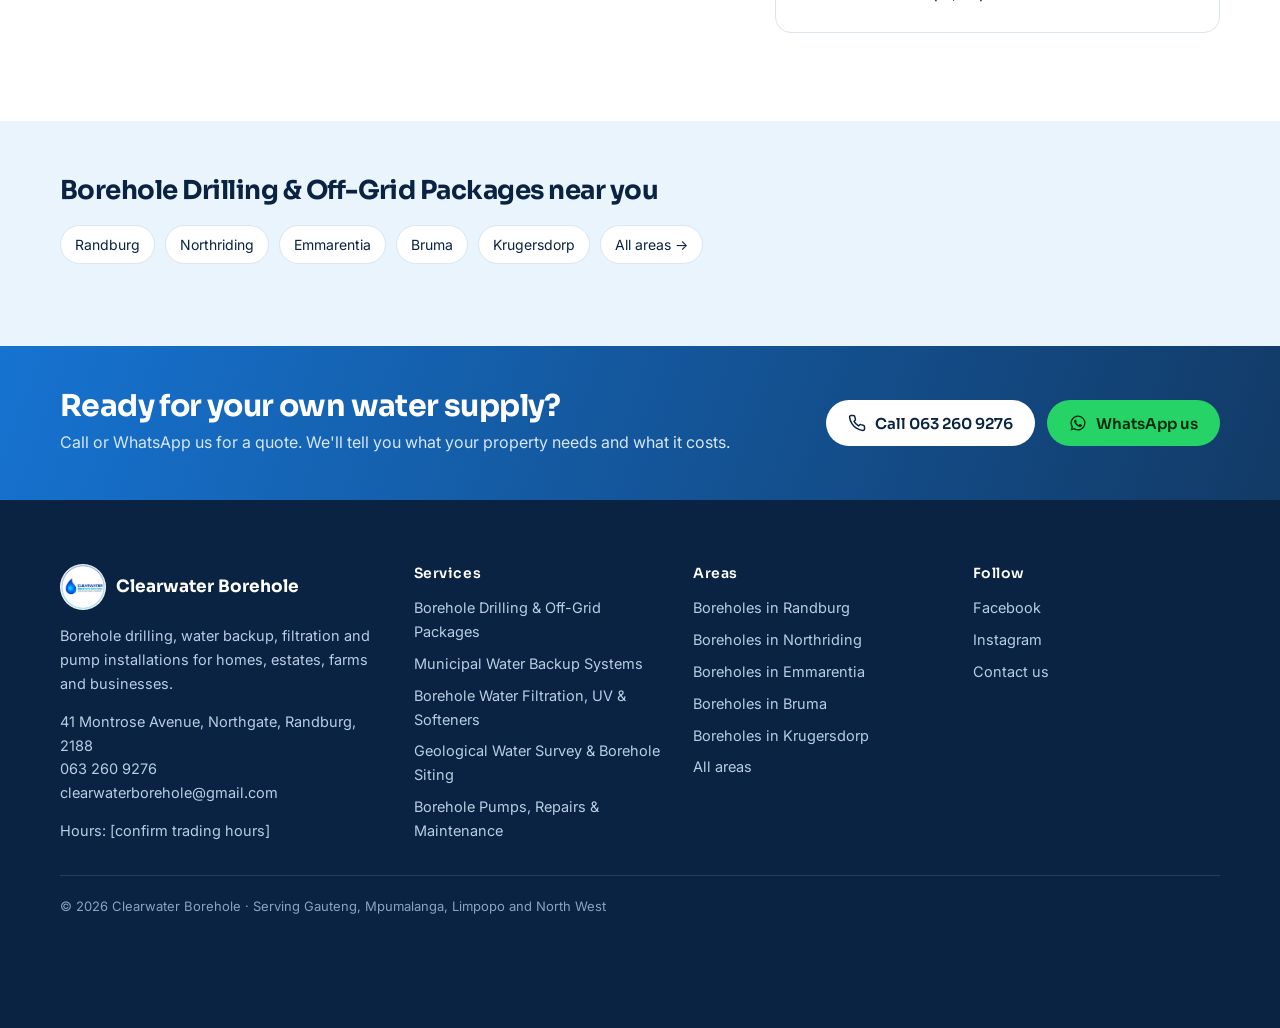
<file: services/borehole-drilling/index.html>
<!doctype html>
<html lang="en-ZA">
<head>
<meta charset="utf-8">
<meta name="viewport" content="width=device-width, initial-scale=1">
<!-- PREVIEW: remove noindex + the preview bar when Clearwater approves and the real domain is live -->
<meta name="robots" content="noindex, nofollow">
<title>Borehole Drilling &amp; Installation | Randburg &amp; Gauteng | Clearwater Borehole</title>
<meta name="description" content="Survey, drilling up to 60 m, steel casing, pumps, tank and filtration. One price, fully installed. From R59 000 for the full off-grid package Call Clearwater Borehole on 063 260 9276.">
<link rel="canonical" href="https://dannyschaffer.github.io/clearwater-preview/services/borehole-drilling/">
<meta property="og:type" content="website"><meta property="og:title" content="Borehole Drilling &amp; Installation | Randburg &amp; Gauteng | Clearwater Borehole"><meta property="og:description" content="Survey, drilling up to 60 m, steel casing, pumps, tank and filtration. One price, fully installed. From R59 000 for the full off-grid package Call Clearwater Borehole on 063 260 9276.">
<meta property="og:image" content="https://dannyschaffer.github.io/clearwater-preview/img/hero-drilling-water-strike.jpg"><meta property="og:url" content="https://dannyschaffer.github.io/clearwater-preview/services/borehole-drilling/">
<link rel="icon" href="../../img/logo.jpg">
<link rel="preconnect" href="https://fonts.googleapis.com"><link rel="preconnect" href="https://fonts.gstatic.com" crossorigin><link href="https://fonts.googleapis.com/css2?family=Sora:wght@500;600;700&family=Inter:wght@400;500;600&display=swap" rel="stylesheet">
<link rel="stylesheet" href="../../styles.css">
<script type="application/ld+json">{"@context": "https://schema.org", "@type": "HomeAndConstructionBusiness", "@id": "https://dannyschaffer.github.io/clearwater-preview/#business", "name": "Clearwater Borehole", "description": "Borehole drilling, municipal water backup systems, water filtration and pump installations for homes, estates, farms and businesses.", "telephone": "+27632609276", "email": "clearwaterborehole@gmail.com", "url": "https://dannyschaffer.github.io/clearwater-preview/", "image": "https://dannyschaffer.github.io/clearwater-preview/img/hero-drilling-water-strike.jpg", "logo": "https://dannyschaffer.github.io/clearwater-preview/img/logo.jpg", "address": {"@type": "PostalAddress", "streetAddress": "41 Montrose Avenue, Northgate", "addressLocality": "Randburg", "addressRegion": "Gauteng", "postalCode": "2188", "addressCountry": "ZA"}, "geo": {"@type": "GeoCoordinates", "latitude": -26.06147, "longitude": 27.95116}, "areaServed": ["Gauteng", "Mpumalanga", "Limpopo", "North West", "Randburg", "Northriding", "Emmarentia", "Bruma", "Krugersdorp"], "sameAs": ["https://www.facebook.com/clearwaterfiltrationh20", "https://www.instagram.com/clearwaterborehole"]}</script><script type="application/ld+json">{"@context": "https://schema.org", "@type": "Service", "name": "Borehole Drilling & Off-Grid Packages", "serviceType": "Borehole Drilling & Off-Grid Packages", "description": "Survey, drilling up to 60 m, steel casing, pumps, tank and filtration. One price, fully installed.", "provider": {"@id": "https://dannyschaffer.github.io/clearwater-preview/#business"}, "areaServed": ["Gauteng", "Randburg", "Northriding", "Emmarentia", "Bruma", "Krugersdorp"]}</script><script type="application/ld+json">{"@context": "https://schema.org", "@type": "FAQPage", "mainEntity": [{"@type": "Question", "name": "How much does a borehole cost?", "acceptedAnswer": {"@type": "Answer", "text": "Our complete off-grid package starts at R59 000. That covers the survey, drilling up to 60 m, casing, pumps, tank, filtration and UV. If your site needs a deeper hole or a bigger system, we quote it upfront before any work starts."}}, {"@type": "Question", "name": "How deep will you drill?", "acceptedAnswer": {"@type": "Answer", "text": "The package includes drilling up to 60 m. The survey tells us where the water-bearing ground is, and if your property needs more depth we tell you and quote it before we drill."}}, {"@type": "Question", "name": "Can I add a softener or a VSD pump?", "acceptedAnswer": {"@type": "Answer", "text": "Yes. We fit water softeners, ozone generators and variable speed drive (VSD) pumps on top of the standard package. VSD pumps keep pressure steady and use less power."}}]}</script>
</head>
<body>
<div class="preview">Preview built for Clearwater Borehole. Not live yet.</div>
<div class="topstrip"><div class="wrap"><span class="hide-m">Serving Gauteng, Mpumalanga, Limpopo and North West</span><span>Call or WhatsApp <a href="tel:+27632609276">063 260 9276</a></span></div></div>
<header><div class="wrap nav">
<a class="brand" href="../../"><img src="../../img/logo.jpg" alt="Clearwater Borehole logo"><span>Clearwater Borehole<small>Survey · Drilling · Installation</small></span></a>
<nav class="nav-links"><a href="../../#services">Services</a><a href="../../#prices">Prices</a><a href="../../#work">Our work</a><a href="../../areas/">Areas</a><a href="../../#faq">FAQ</a><a href="../../contact/">Contact</a></nav>
<div class="nav-cta"><a class="btn btn-wa" href="https://wa.me/27632609276?text=Hi%20Clearwater%2C%20I%20would%20like%20a%20quote."><svg viewBox="0 0 24 24" fill="currentColor" aria-hidden="true"><path d="M12 2a10 10 0 0 0-8.6 15.1L2 22l5-1.3A10 10 0 1 0 12 2Zm0 18.2a8.2 8.2 0 0 1-4.2-1.2l-.3-.2-3 .8.8-2.9-.2-.3A8.2 8.2 0 1 1 12 20.2Zm4.5-6.1c-.2-.1-1.5-.7-1.7-.8s-.4-.1-.6.1-.7.8-.8 1-.3.2-.5.1a6.7 6.7 0 0 1-3.3-2.9c-.3-.4.3-.4.7-1.4a.5.5 0 0 0 0-.4l-.8-1.9c-.2-.5-.4-.4-.6-.4h-.5a1 1 0 0 0-.7.3 3 3 0 0 0-.9 2.2 5.2 5.2 0 0 0 1.1 2.7 11.8 11.8 0 0 0 4.5 4c1.7.7 2.3.8 3.2.6a2.7 2.7 0 0 0 1.8-1.2 2.2 2.2 0 0 0 .1-1.2c0-.1-.2-.2-.4-.3Z"/></svg><span>WhatsApp</span></a><a class="btn btn-blue" href="tel:+27632609276"><svg viewBox="0 0 24 24" fill="none" stroke="currentColor" stroke-width="2" stroke-linecap="round" stroke-linejoin="round" aria-hidden="true"><path d="M22 16.9v3a2 2 0 0 1-2.2 2 19.8 19.8 0 0 1-8.6-3.1 19.5 19.5 0 0 1-6-6A19.8 19.8 0 0 1 2.1 4.2 2 2 0 0 1 4.1 2h3a2 2 0 0 1 2 1.7c.1 1 .4 1.9.7 2.8a2 2 0 0 1-.5 2.1L8 9.9a16 16 0 0 0 6 6l1.3-1.3a2 2 0 0 1 2.1-.4c.9.3 1.8.6 2.8.7a2 2 0 0 1 1.8 2Z"/></svg><span>063 260 9276</span></a></div>
</div></header>

<section class="page-hero"><div class="wrap">
<div><div class="crumbs"><a href="../../">Home</a> / <a href="../../#services">Services</a></div>
<h1>Borehole Drilling &amp; Installation in Randburg and Gauteng</h1><p class="lead">Survey, drilling up to 60 m, steel casing, pumps, tank and filtration. One price, fully installed.</p>
<span class="tag-price">From R59 000 for the full off-grid package</span>
<div class="hero-ctas"><a class="btn btn-blue" href="tel:+27632609276"><svg viewBox="0 0 24 24" fill="none" stroke="currentColor" stroke-width="2" stroke-linecap="round" stroke-linejoin="round" aria-hidden="true"><path d="M22 16.9v3a2 2 0 0 1-2.2 2 19.8 19.8 0 0 1-8.6-3.1 19.5 19.5 0 0 1-6-6A19.8 19.8 0 0 1 2.1 4.2 2 2 0 0 1 4.1 2h3a2 2 0 0 1 2 1.7c.1 1 .4 1.9.7 2.8a2 2 0 0 1-.5 2.1L8 9.9a16 16 0 0 0 6 6l1.3-1.3a2 2 0 0 1 2.1-.4c.9.3 1.8.6 2.8.7a2 2 0 0 1 1.8 2Z"/></svg>Call 063 260 9276</a><a class="btn btn-wa" href="https://wa.me/27632609276?text=Hi%20Clearwater%2C%20I%20would%20like%20a%20quote%20for%20Borehole%20Drilling%20%26%20Off-Grid%20Packages."><svg viewBox="0 0 24 24" fill="currentColor" aria-hidden="true"><path d="M12 2a10 10 0 0 0-8.6 15.1L2 22l5-1.3A10 10 0 1 0 12 2Zm0 18.2a8.2 8.2 0 0 1-4.2-1.2l-.3-.2-3 .8.8-2.9-.2-.3A8.2 8.2 0 1 1 12 20.2Zm4.5-6.1c-.2-.1-1.5-.7-1.7-.8s-.4-.1-.6.1-.7.8-.8 1-.3.2-.5.1a6.7 6.7 0 0 1-3.3-2.9c-.3-.4.3-.4.7-1.4a.5.5 0 0 0 0-.4l-.8-1.9c-.2-.5-.4-.4-.6-.4h-.5a1 1 0 0 0-.7.3 3 3 0 0 0-.9 2.2 5.2 5.2 0 0 0 1.1 2.7 11.8 11.8 0 0 0 4.5 4c1.7.7 2.3.8 3.2.6a2.7 2.7 0 0 0 1.8-1.2 2.2 2.2 0 0 0 .1-1.2c0-.1-.2-.2-.4-.3Z"/></svg>WhatsApp for a quote</a></div></div>
<img src="../../img/hero-drilling-water-strike.jpg" alt="Clearwater drilling rig striking water on a borehole job">
</div></section>
<section><div class="wrap two">
<div class="body"><p>Our off-grid package takes you from a dry patch of garden to running borehole water in the house. We survey the property to find where to drill, drill the hole, case it, and fit the pump, tank and filters. One team does the whole job, so there&#x27;s no chasing three different contractors.</p><p>Municipal water in Joburg goes off more often every year and costs more every year. With a borehole, you have your own supply and stop paying for most of the water you use.</p>
<h2 style="font-size:28px;margin:30px 0 14px">Why customers choose it</h2>
<div class="box"><ul><li><svg viewBox="0 0 24 24" fill="none" stroke="currentColor" stroke-width="2.6" stroke-linecap="round" stroke-linejoin="round" aria-hidden="true"><path d="M20 6 9 17l-5-5"/></svg><span>One all-inclusive price, quoted upfront</span></li><li><svg viewBox="0 0 24 24" fill="none" stroke="currentColor" stroke-width="2.6" stroke-linecap="round" stroke-linejoin="round" aria-hidden="true"><path d="M20 6 9 17l-5-5"/></svg><span>Water during municipal outages and shutdowns</span></li><li><svg viewBox="0 0 24 24" fill="none" stroke="currentColor" stroke-width="2.6" stroke-linecap="round" stroke-linejoin="round" aria-hidden="true"><path d="M20 6 9 17l-5-5"/></svg><span>Lower monthly water bills</span></li><li><svg viewBox="0 0 24 24" fill="none" stroke="currentColor" stroke-width="2.6" stroke-linecap="round" stroke-linejoin="round" aria-hidden="true"><path d="M20 6 9 17l-5-5"/></svg><span>Filtered, UV-treated water for the whole house</span></li></ul></div>
<h2 style="font-size:28px;margin:34px 0 14px">Questions about borehole drilling &amp; off-grid packages</h2>
<div class="faq-list"><details><summary>How much does a borehole cost?</summary><p>Our complete off-grid package starts at R59 000. That covers the survey, drilling up to 60 m, casing, pumps, tank, filtration and UV. If your site needs a deeper hole or a bigger system, we quote it upfront before any work starts.</p></details><details><summary>How deep will you drill?</summary><p>The package includes drilling up to 60 m. The survey tells us where the water-bearing ground is, and if your property needs more depth we tell you and quote it before we drill.</p></details><details><summary>Can I add a softener or a VSD pump?</summary><p>Yes. We fit water softeners, ozone generators and variable speed drive (VSD) pumps on top of the standard package. VSD pumps keep pressure steady and use less power.</p></details></div>
</div>
<aside><div class="box"><h3>What's included</h3><ul><li><svg viewBox="0 0 24 24" fill="none" stroke="currentColor" stroke-width="2.6" stroke-linecap="round" stroke-linejoin="round" aria-hidden="true"><path d="M20 6 9 17l-5-5"/></svg><span>Geological survey and borehole siting</span></li><li><svg viewBox="0 0 24 24" fill="none" stroke="currentColor" stroke-width="2.6" stroke-linecap="round" stroke-linejoin="round" aria-hidden="true"><path d="M20 6 9 17l-5-5"/></svg><span>Drilling up to 60 m</span></li><li><svg viewBox="0 0 24 24" fill="none" stroke="currentColor" stroke-width="2.6" stroke-linecap="round" stroke-linejoin="round" aria-hidden="true"><path d="M20 6 9 17l-5-5"/></svg><span>6 m steel casing</span></li><li><svg viewBox="0 0 24 24" fill="none" stroke="currentColor" stroke-width="2.6" stroke-linecap="round" stroke-linejoin="round" aria-hidden="true"><path d="M20 6 9 17l-5-5"/></svg><span>Submersible pump combo</span></li><li><svg viewBox="0 0 24 24" fill="none" stroke="currentColor" stroke-width="2.6" stroke-linecap="round" stroke-linejoin="round" aria-hidden="true"><path d="M20 6 9 17l-5-5"/></svg><span>Booster pump for steady house pressure</span></li><li><svg viewBox="0 0 24 24" fill="none" stroke="currentColor" stroke-width="2.6" stroke-linecap="round" stroke-linejoin="round" aria-hidden="true"><path d="M20 6 9 17l-5-5"/></svg><span>2 500 L water tank</span></li><li><svg viewBox="0 0 24 24" fill="none" stroke="currentColor" stroke-width="2.6" stroke-linecap="round" stroke-linejoin="round" aria-hidden="true"><path d="M20 6 9 17l-5-5"/></svg><span>3-stage filtration and UV steriliser</span></li></ul><p style="margin-top:16px;font-weight:600;color:var(--navy)">From R59 000 for the full off-grid package</p></div>
<div class="box"><h3>Get a quote</h3><p style="color:var(--muted);margin:6px 0 14px;font-size:15px">Fastest on WhatsApp. Send your suburb and a photo or two.</p><a class="btn btn-wa" style="width:100%" href="https://wa.me/27632609276?text=Hi%20Clearwater%2C%20I%20would%20like%20a%20quote%20for%20Borehole%20Drilling%20%26%20Off-Grid%20Packages."><svg viewBox="0 0 24 24" fill="currentColor" aria-hidden="true"><path d="M12 2a10 10 0 0 0-8.6 15.1L2 22l5-1.3A10 10 0 1 0 12 2Zm0 18.2a8.2 8.2 0 0 1-4.2-1.2l-.3-.2-3 .8.8-2.9-.2-.3A8.2 8.2 0 1 1 12 20.2Zm4.5-6.1c-.2-.1-1.5-.7-1.7-.8s-.4-.1-.6.1-.7.8-.8 1-.3.2-.5.1a6.7 6.7 0 0 1-3.3-2.9c-.3-.4.3-.4.7-1.4a.5.5 0 0 0 0-.4l-.8-1.9c-.2-.5-.4-.4-.6-.4h-.5a1 1 0 0 0-.7.3 3 3 0 0 0-.9 2.2 5.2 5.2 0 0 0 1.1 2.7 11.8 11.8 0 0 0 4.5 4c1.7.7 2.3.8 3.2.6a2.7 2.7 0 0 0 1.8-1.2 2.2 2.2 0 0 0 .1-1.2c0-.1-.2-.2-.4-.3Z"/></svg>WhatsApp us</a><a class="btn btn-outline" style="width:100%;margin-top:10px" href="tel:+27632609276"><svg viewBox="0 0 24 24" fill="none" stroke="currentColor" stroke-width="2" stroke-linecap="round" stroke-linejoin="round" aria-hidden="true"><path d="M22 16.9v3a2 2 0 0 1-2.2 2 19.8 19.8 0 0 1-8.6-3.1 19.5 19.5 0 0 1-6-6A19.8 19.8 0 0 1 2.1 4.2 2 2 0 0 1 4.1 2h3a2 2 0 0 1 2 1.7c.1 1 .4 1.9.7 2.8a2 2 0 0 1-.5 2.1L8 9.9a16 16 0 0 0 6 6l1.3-1.3a2 2 0 0 1 2.1-.4c.9.3 1.8.6 2.8.7a2 2 0 0 1 1.8 2Z"/></svg>063 260 9276</a></div>
<div class="box"><h3>Other services</h3><ul><li><svg viewBox="0 0 24 24" fill="none" stroke="currentColor" stroke-width="2.6" stroke-linecap="round" stroke-linejoin="round" aria-hidden="true"><path d="M20 6 9 17l-5-5"/></svg><a href="../municipal-water-backup/">Municipal Water Backup Systems</a></li><li><svg viewBox="0 0 24 24" fill="none" stroke="currentColor" stroke-width="2.6" stroke-linecap="round" stroke-linejoin="round" aria-hidden="true"><path d="M20 6 9 17l-5-5"/></svg><a href="../water-filtration/">Borehole Water Filtration, UV &amp; Softeners</a></li><li><svg viewBox="0 0 24 24" fill="none" stroke="currentColor" stroke-width="2.6" stroke-linecap="round" stroke-linejoin="round" aria-hidden="true"><path d="M20 6 9 17l-5-5"/></svg><a href="../geological-water-survey/">Geological Water Survey &amp; Borehole Siting</a></li><li><svg viewBox="0 0 24 24" fill="none" stroke="currentColor" stroke-width="2.6" stroke-linecap="round" stroke-linejoin="round" aria-hidden="true"><path d="M20 6 9 17l-5-5"/></svg><a href="../borehole-pumps/">Borehole Pumps, Repairs &amp; Maintenance</a></li></ul></div></aside>
</div></section>
<section class="faq" style="padding:56px 0"><div class="wrap"><h2 style="font-size:26px">Borehole Drilling &amp; Off-Grid Packages near you</h2><div class="area-list"><a class="chip" href="../../areas/randburg/">Randburg</a><a class="chip" href="../../areas/northriding/">Northriding</a><a class="chip" href="../../areas/emmarentia/">Emmarentia</a><a class="chip" href="../../areas/bruma/">Bruma</a><a class="chip" href="../../areas/krugersdorp/">Krugersdorp</a><a class="chip" href="../../areas/">All areas →</a></div></div></section>
<div class="band"><div class="wrap"><div><h2>Ready for your own water supply?</h2><p>Call or WhatsApp us for a quote. We&#x27;ll tell you what your property needs and what it costs.</p></div>
<div class="ctas"><a class="btn btn-white" href="tel:+27632609276"><svg viewBox="0 0 24 24" fill="none" stroke="currentColor" stroke-width="2" stroke-linecap="round" stroke-linejoin="round" aria-hidden="true"><path d="M22 16.9v3a2 2 0 0 1-2.2 2 19.8 19.8 0 0 1-8.6-3.1 19.5 19.5 0 0 1-6-6A19.8 19.8 0 0 1 2.1 4.2 2 2 0 0 1 4.1 2h3a2 2 0 0 1 2 1.7c.1 1 .4 1.9.7 2.8a2 2 0 0 1-.5 2.1L8 9.9a16 16 0 0 0 6 6l1.3-1.3a2 2 0 0 1 2.1-.4c.9.3 1.8.6 2.8.7a2 2 0 0 1 1.8 2Z"/></svg>Call 063 260 9276</a><a class="btn btn-wa" href="https://wa.me/27632609276?text=Hi%20Clearwater%2C%20I%20would%20like%20a%20quote."><svg viewBox="0 0 24 24" fill="currentColor" aria-hidden="true"><path d="M12 2a10 10 0 0 0-8.6 15.1L2 22l5-1.3A10 10 0 1 0 12 2Zm0 18.2a8.2 8.2 0 0 1-4.2-1.2l-.3-.2-3 .8.8-2.9-.2-.3A8.2 8.2 0 1 1 12 20.2Zm4.5-6.1c-.2-.1-1.5-.7-1.7-.8s-.4-.1-.6.1-.7.8-.8 1-.3.2-.5.1a6.7 6.7 0 0 1-3.3-2.9c-.3-.4.3-.4.7-1.4a.5.5 0 0 0 0-.4l-.8-1.9c-.2-.5-.4-.4-.6-.4h-.5a1 1 0 0 0-.7.3 3 3 0 0 0-.9 2.2 5.2 5.2 0 0 0 1.1 2.7 11.8 11.8 0 0 0 4.5 4c1.7.7 2.3.8 3.2.6a2.7 2.7 0 0 0 1.8-1.2 2.2 2.2 0 0 0 .1-1.2c0-.1-.2-.2-.4-.3Z"/></svg>WhatsApp us</a></div></div></div>
<footer><div class="wrap">
<div><a class="brand" href="../../"><img src="../../img/logo.jpg" alt=""><span>Clearwater Borehole</span></a>
<p>Borehole drilling, water backup, filtration and pump installations for homes, estates, farms and businesses.</p>
<p style="margin-top:14px">41 Montrose Avenue, Northgate, Randburg, 2188<br><a href="tel:+27632609276">063 260 9276</a><br><a href="mailto:clearwaterborehole@gmail.com">clearwaterborehole@gmail.com</a></p>
<p style="margin-top:14px">Hours: [confirm trading hours]</p></div>
<div><h4>Services</h4><ul><li><a href="../../services/borehole-drilling/">Borehole Drilling &amp; Off-Grid Packages</a></li><li><a href="../../services/municipal-water-backup/">Municipal Water Backup Systems</a></li><li><a href="../../services/water-filtration/">Borehole Water Filtration, UV &amp; Softeners</a></li><li><a href="../../services/geological-water-survey/">Geological Water Survey &amp; Borehole Siting</a></li><li><a href="../../services/borehole-pumps/">Borehole Pumps, Repairs &amp; Maintenance</a></li></ul></div>
<div><h4>Areas</h4><ul><li><a href="../../areas/randburg/">Boreholes in Randburg</a></li><li><a href="../../areas/northriding/">Boreholes in Northriding</a></li><li><a href="../../areas/emmarentia/">Boreholes in Emmarentia</a></li><li><a href="../../areas/bruma/">Boreholes in Bruma</a></li><li><a href="../../areas/krugersdorp/">Boreholes in Krugersdorp</a></li><li><a href="../../areas/">All areas</a></li></ul></div>
<div><h4>Follow</h4><ul><li><a href="https://www.facebook.com/clearwaterfiltrationh20">Facebook</a></li><li><a href="https://www.instagram.com/clearwaterborehole">Instagram</a></li><li><a href="../../contact/">Contact us</a></li></ul></div>
<div class="legal">© 2026 Clearwater Borehole · Serving Gauteng, Mpumalanga, Limpopo and North West</div>
</div></footer>
<div class="mbar"><a class="btn btn-blue" href="tel:+27632609276"><svg viewBox="0 0 24 24" fill="none" stroke="currentColor" stroke-width="2" stroke-linecap="round" stroke-linejoin="round" aria-hidden="true"><path d="M22 16.9v3a2 2 0 0 1-2.2 2 19.8 19.8 0 0 1-8.6-3.1 19.5 19.5 0 0 1-6-6A19.8 19.8 0 0 1 2.1 4.2 2 2 0 0 1 4.1 2h3a2 2 0 0 1 2 1.7c.1 1 .4 1.9.7 2.8a2 2 0 0 1-.5 2.1L8 9.9a16 16 0 0 0 6 6l1.3-1.3a2 2 0 0 1 2.1-.4c.9.3 1.8.6 2.8.7a2 2 0 0 1 1.8 2Z"/></svg>Call now</a><a class="btn btn-wa" href="https://wa.me/27632609276?text=Hi%20Clearwater%2C%20I%20would%20like%20a%20quote."><svg viewBox="0 0 24 24" fill="currentColor" aria-hidden="true"><path d="M12 2a10 10 0 0 0-8.6 15.1L2 22l5-1.3A10 10 0 1 0 12 2Zm0 18.2a8.2 8.2 0 0 1-4.2-1.2l-.3-.2-3 .8.8-2.9-.2-.3A8.2 8.2 0 1 1 12 20.2Zm4.5-6.1c-.2-.1-1.5-.7-1.7-.8s-.4-.1-.6.1-.7.8-.8 1-.3.2-.5.1a6.7 6.7 0 0 1-3.3-2.9c-.3-.4.3-.4.7-1.4a.5.5 0 0 0 0-.4l-.8-1.9c-.2-.5-.4-.4-.6-.4h-.5a1 1 0 0 0-.7.3 3 3 0 0 0-.9 2.2 5.2 5.2 0 0 0 1.1 2.7 11.8 11.8 0 0 0 4.5 4c1.7.7 2.3.8 3.2.6a2.7 2.7 0 0 0 1.8-1.2 2.2 2.2 0 0 0 .1-1.2c0-.1-.2-.2-.4-.3Z"/></svg>WhatsApp</a></div>
<script>
document.querySelectorAll('form[data-wa]').forEach(f=>f.addEventListener('submit',ev=>{ev.preventDefault();const d=new FormData(f);
const msg=`Hi Clearwater, I'd like a quote.%0AName: ${d.get('name')||''}%0APhone: ${d.get('phone')||''}%0ASuburb: ${d.get('suburb')||''}%0ANeed: ${d.get('need')||''}${d.get('msg')?'%0ANotes: '+d.get('msg'):''}`;
window.open('https://wa.me/27632609276?text='+msg.replace(/ /g,'%20'),'_blank');}));
</script>
</body></html>
</file>
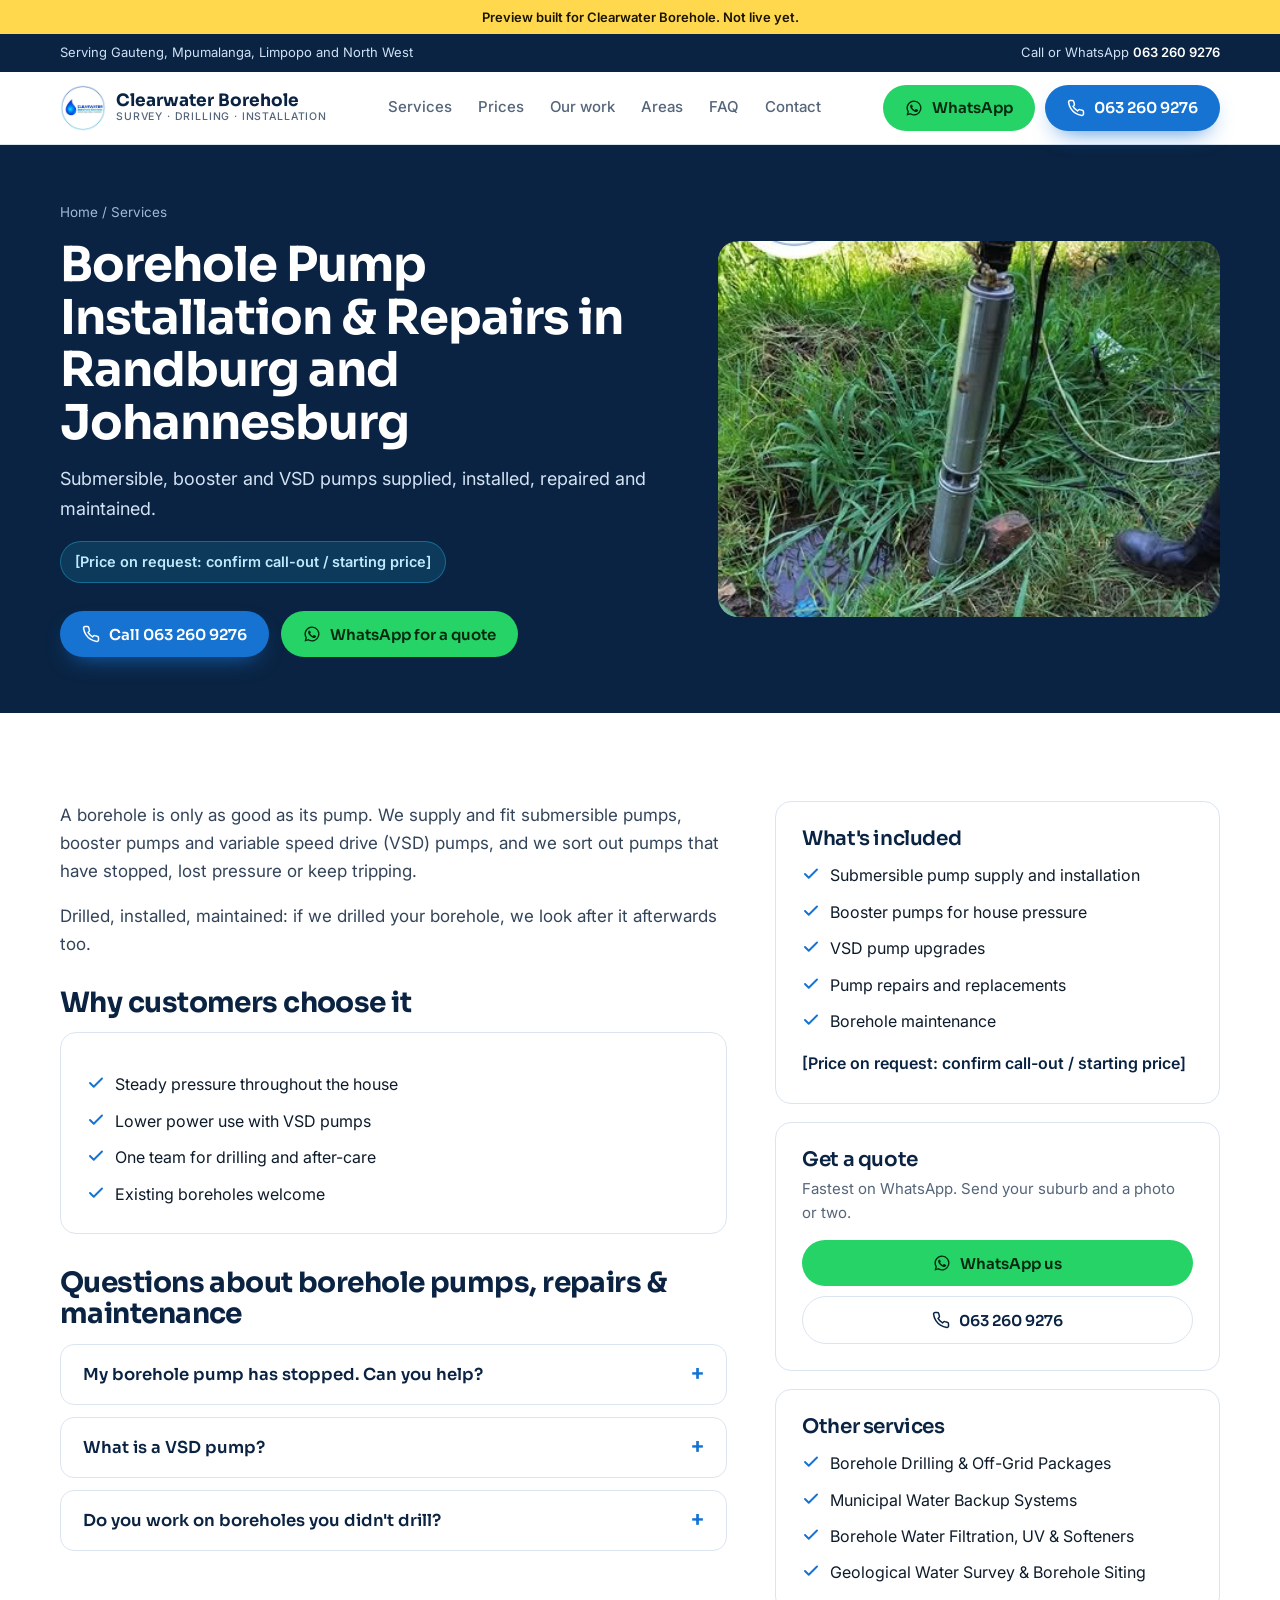
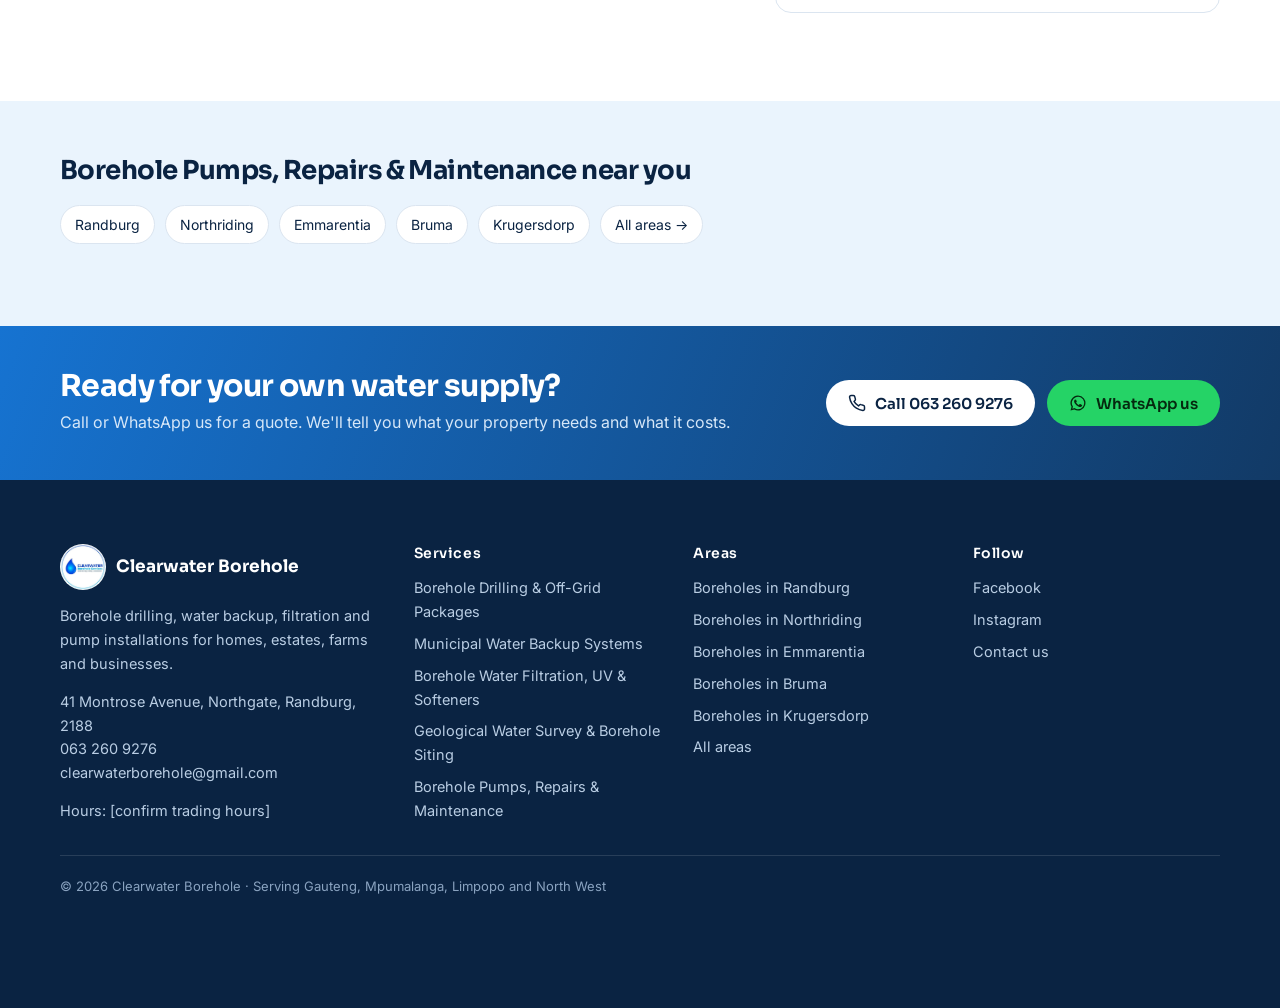
<file: services/borehole-pumps/index.html>
<!doctype html>
<html lang="en-ZA">
<head>
<meta charset="utf-8">
<meta name="viewport" content="width=device-width, initial-scale=1">
<!-- PREVIEW: remove noindex + the preview bar when Clearwater approves and the real domain is live -->
<meta name="robots" content="noindex, nofollow">
<title>Borehole Pump Installation &amp; Repairs | Randburg &amp; Gauteng | Clearwater Borehole</title>
<meta name="description" content="Submersible, booster and VSD pumps supplied, installed, repaired and maintained. Call Clearwater Borehole on 063 260 9276.">
<link rel="canonical" href="https://dannyschaffer.github.io/clearwater-preview/services/borehole-pumps/">
<meta property="og:type" content="website"><meta property="og:title" content="Borehole Pump Installation &amp; Repairs | Randburg &amp; Gauteng | Clearwater Borehole"><meta property="og:description" content="Submersible, booster and VSD pumps supplied, installed, repaired and maintained. Call Clearwater Borehole on 063 260 9276.">
<meta property="og:image" content="https://dannyschaffer.github.io/clearwater-preview/img/hero-drilling-water-strike.jpg"><meta property="og:url" content="https://dannyschaffer.github.io/clearwater-preview/services/borehole-pumps/">
<link rel="icon" href="../../img/logo.jpg">
<link rel="preconnect" href="https://fonts.googleapis.com"><link rel="preconnect" href="https://fonts.gstatic.com" crossorigin><link href="https://fonts.googleapis.com/css2?family=Sora:wght@500;600;700&family=Inter:wght@400;500;600&display=swap" rel="stylesheet">
<link rel="stylesheet" href="../../styles.css">
<script type="application/ld+json">{"@context": "https://schema.org", "@type": "HomeAndConstructionBusiness", "@id": "https://dannyschaffer.github.io/clearwater-preview/#business", "name": "Clearwater Borehole", "description": "Borehole drilling, municipal water backup systems, water filtration and pump installations for homes, estates, farms and businesses.", "telephone": "+27632609276", "email": "clearwaterborehole@gmail.com", "url": "https://dannyschaffer.github.io/clearwater-preview/", "image": "https://dannyschaffer.github.io/clearwater-preview/img/hero-drilling-water-strike.jpg", "logo": "https://dannyschaffer.github.io/clearwater-preview/img/logo.jpg", "address": {"@type": "PostalAddress", "streetAddress": "41 Montrose Avenue, Northgate", "addressLocality": "Randburg", "addressRegion": "Gauteng", "postalCode": "2188", "addressCountry": "ZA"}, "geo": {"@type": "GeoCoordinates", "latitude": -26.06147, "longitude": 27.95116}, "areaServed": ["Gauteng", "Mpumalanga", "Limpopo", "North West", "Randburg", "Northriding", "Emmarentia", "Bruma", "Krugersdorp"], "sameAs": ["https://www.facebook.com/clearwaterfiltrationh20", "https://www.instagram.com/clearwaterborehole"]}</script><script type="application/ld+json">{"@context": "https://schema.org", "@type": "Service", "name": "Borehole Pumps, Repairs & Maintenance", "serviceType": "Borehole Pumps, Repairs & Maintenance", "description": "Submersible, booster and VSD pumps supplied, installed, repaired and maintained.", "provider": {"@id": "https://dannyschaffer.github.io/clearwater-preview/#business"}, "areaServed": ["Gauteng", "Randburg", "Northriding", "Emmarentia", "Bruma", "Krugersdorp"]}</script><script type="application/ld+json">{"@context": "https://schema.org", "@type": "FAQPage", "mainEntity": [{"@type": "Question", "name": "My borehole pump has stopped. Can you help?", "acceptedAnswer": {"@type": "Answer", "text": "Yes. Send us a WhatsApp with a photo of the pump setup and what it's doing, and we'll tell you the next step."}}, {"@type": "Question", "name": "What is a VSD pump?", "acceptedAnswer": {"@type": "Answer", "text": "A variable speed drive pump speeds up and slows down to match how much water you're using. You get steady pressure, and it uses less power than a pump running flat out."}}, {"@type": "Question", "name": "Do you work on boreholes you didn't drill?", "acceptedAnswer": {"@type": "Answer", "text": "Yes. We repair and maintain existing boreholes and pumps."}}]}</script>
</head>
<body>
<div class="preview">Preview built for Clearwater Borehole. Not live yet.</div>
<div class="topstrip"><div class="wrap"><span class="hide-m">Serving Gauteng, Mpumalanga, Limpopo and North West</span><span>Call or WhatsApp <a href="tel:+27632609276">063 260 9276</a></span></div></div>
<header><div class="wrap nav">
<a class="brand" href="../../"><img src="../../img/logo.jpg" alt="Clearwater Borehole logo"><span>Clearwater Borehole<small>Survey · Drilling · Installation</small></span></a>
<nav class="nav-links"><a href="../../#services">Services</a><a href="../../#prices">Prices</a><a href="../../#work">Our work</a><a href="../../areas/">Areas</a><a href="../../#faq">FAQ</a><a href="../../contact/">Contact</a></nav>
<div class="nav-cta"><a class="btn btn-wa" href="https://wa.me/27632609276?text=Hi%20Clearwater%2C%20I%20would%20like%20a%20quote."><svg viewBox="0 0 24 24" fill="currentColor" aria-hidden="true"><path d="M12 2a10 10 0 0 0-8.6 15.1L2 22l5-1.3A10 10 0 1 0 12 2Zm0 18.2a8.2 8.2 0 0 1-4.2-1.2l-.3-.2-3 .8.8-2.9-.2-.3A8.2 8.2 0 1 1 12 20.2Zm4.5-6.1c-.2-.1-1.5-.7-1.7-.8s-.4-.1-.6.1-.7.8-.8 1-.3.2-.5.1a6.7 6.7 0 0 1-3.3-2.9c-.3-.4.3-.4.7-1.4a.5.5 0 0 0 0-.4l-.8-1.9c-.2-.5-.4-.4-.6-.4h-.5a1 1 0 0 0-.7.3 3 3 0 0 0-.9 2.2 5.2 5.2 0 0 0 1.1 2.7 11.8 11.8 0 0 0 4.5 4c1.7.7 2.3.8 3.2.6a2.7 2.7 0 0 0 1.8-1.2 2.2 2.2 0 0 0 .1-1.2c0-.1-.2-.2-.4-.3Z"/></svg><span>WhatsApp</span></a><a class="btn btn-blue" href="tel:+27632609276"><svg viewBox="0 0 24 24" fill="none" stroke="currentColor" stroke-width="2" stroke-linecap="round" stroke-linejoin="round" aria-hidden="true"><path d="M22 16.9v3a2 2 0 0 1-2.2 2 19.8 19.8 0 0 1-8.6-3.1 19.5 19.5 0 0 1-6-6A19.8 19.8 0 0 1 2.1 4.2 2 2 0 0 1 4.1 2h3a2 2 0 0 1 2 1.7c.1 1 .4 1.9.7 2.8a2 2 0 0 1-.5 2.1L8 9.9a16 16 0 0 0 6 6l1.3-1.3a2 2 0 0 1 2.1-.4c.9.3 1.8.6 2.8.7a2 2 0 0 1 1.8 2Z"/></svg><span>063 260 9276</span></a></div>
</div></header>

<section class="page-hero"><div class="wrap">
<div><div class="crumbs"><a href="../../">Home</a> / <a href="../../#services">Services</a></div>
<h1>Borehole Pump Installation &amp; Repairs in Randburg and Johannesburg</h1><p class="lead">Submersible, booster and VSD pumps supplied, installed, repaired and maintained.</p>
<span class="tag-price">[Price on request: confirm call-out / starting price]</span>
<div class="hero-ctas"><a class="btn btn-blue" href="tel:+27632609276"><svg viewBox="0 0 24 24" fill="none" stroke="currentColor" stroke-width="2" stroke-linecap="round" stroke-linejoin="round" aria-hidden="true"><path d="M22 16.9v3a2 2 0 0 1-2.2 2 19.8 19.8 0 0 1-8.6-3.1 19.5 19.5 0 0 1-6-6A19.8 19.8 0 0 1 2.1 4.2 2 2 0 0 1 4.1 2h3a2 2 0 0 1 2 1.7c.1 1 .4 1.9.7 2.8a2 2 0 0 1-.5 2.1L8 9.9a16 16 0 0 0 6 6l1.3-1.3a2 2 0 0 1 2.1-.4c.9.3 1.8.6 2.8.7a2 2 0 0 1 1.8 2Z"/></svg>Call 063 260 9276</a><a class="btn btn-wa" href="https://wa.me/27632609276?text=Hi%20Clearwater%2C%20I%20would%20like%20a%20quote%20for%20Borehole%20Pumps%2C%20Repairs%20%26%20Maintenance."><svg viewBox="0 0 24 24" fill="currentColor" aria-hidden="true"><path d="M12 2a10 10 0 0 0-8.6 15.1L2 22l5-1.3A10 10 0 1 0 12 2Zm0 18.2a8.2 8.2 0 0 1-4.2-1.2l-.3-.2-3 .8.8-2.9-.2-.3A8.2 8.2 0 1 1 12 20.2Zm4.5-6.1c-.2-.1-1.5-.7-1.7-.8s-.4-.1-.6.1-.7.8-.8 1-.3.2-.5.1a6.7 6.7 0 0 1-3.3-2.9c-.3-.4.3-.4.7-1.4a.5.5 0 0 0 0-.4l-.8-1.9c-.2-.5-.4-.4-.6-.4h-.5a1 1 0 0 0-.7.3 3 3 0 0 0-.9 2.2 5.2 5.2 0 0 0 1.1 2.7 11.8 11.8 0 0 0 4.5 4c1.7.7 2.3.8 3.2.6a2.7 2.7 0 0 0 1.8-1.2 2.2 2.2 0 0 0 .1-1.2c0-.1-.2-.2-.4-.3Z"/></svg>WhatsApp for a quote</a></div></div>
<img src="../../img/submersible-pump.jpg" alt="Submersible borehole pump being lowered into a borehole">
</div></section>
<section><div class="wrap two">
<div class="body"><p>A borehole is only as good as its pump. We supply and fit submersible pumps, booster pumps and variable speed drive (VSD) pumps, and we sort out pumps that have stopped, lost pressure or keep tripping.</p><p>Drilled, installed, maintained: if we drilled your borehole, we look after it afterwards too.</p>
<h2 style="font-size:28px;margin:30px 0 14px">Why customers choose it</h2>
<div class="box"><ul><li><svg viewBox="0 0 24 24" fill="none" stroke="currentColor" stroke-width="2.6" stroke-linecap="round" stroke-linejoin="round" aria-hidden="true"><path d="M20 6 9 17l-5-5"/></svg><span>Steady pressure throughout the house</span></li><li><svg viewBox="0 0 24 24" fill="none" stroke="currentColor" stroke-width="2.6" stroke-linecap="round" stroke-linejoin="round" aria-hidden="true"><path d="M20 6 9 17l-5-5"/></svg><span>Lower power use with VSD pumps</span></li><li><svg viewBox="0 0 24 24" fill="none" stroke="currentColor" stroke-width="2.6" stroke-linecap="round" stroke-linejoin="round" aria-hidden="true"><path d="M20 6 9 17l-5-5"/></svg><span>One team for drilling and after-care</span></li><li><svg viewBox="0 0 24 24" fill="none" stroke="currentColor" stroke-width="2.6" stroke-linecap="round" stroke-linejoin="round" aria-hidden="true"><path d="M20 6 9 17l-5-5"/></svg><span>Existing boreholes welcome</span></li></ul></div>
<h2 style="font-size:28px;margin:34px 0 14px">Questions about borehole pumps, repairs &amp; maintenance</h2>
<div class="faq-list"><details><summary>My borehole pump has stopped. Can you help?</summary><p>Yes. Send us a WhatsApp with a photo of the pump setup and what it&#x27;s doing, and we&#x27;ll tell you the next step.</p></details><details><summary>What is a VSD pump?</summary><p>A variable speed drive pump speeds up and slows down to match how much water you&#x27;re using. You get steady pressure, and it uses less power than a pump running flat out.</p></details><details><summary>Do you work on boreholes you didn&#x27;t drill?</summary><p>Yes. We repair and maintain existing boreholes and pumps.</p></details></div>
</div>
<aside><div class="box"><h3>What's included</h3><ul><li><svg viewBox="0 0 24 24" fill="none" stroke="currentColor" stroke-width="2.6" stroke-linecap="round" stroke-linejoin="round" aria-hidden="true"><path d="M20 6 9 17l-5-5"/></svg><span>Submersible pump supply and installation</span></li><li><svg viewBox="0 0 24 24" fill="none" stroke="currentColor" stroke-width="2.6" stroke-linecap="round" stroke-linejoin="round" aria-hidden="true"><path d="M20 6 9 17l-5-5"/></svg><span>Booster pumps for house pressure</span></li><li><svg viewBox="0 0 24 24" fill="none" stroke="currentColor" stroke-width="2.6" stroke-linecap="round" stroke-linejoin="round" aria-hidden="true"><path d="M20 6 9 17l-5-5"/></svg><span>VSD pump upgrades</span></li><li><svg viewBox="0 0 24 24" fill="none" stroke="currentColor" stroke-width="2.6" stroke-linecap="round" stroke-linejoin="round" aria-hidden="true"><path d="M20 6 9 17l-5-5"/></svg><span>Pump repairs and replacements</span></li><li><svg viewBox="0 0 24 24" fill="none" stroke="currentColor" stroke-width="2.6" stroke-linecap="round" stroke-linejoin="round" aria-hidden="true"><path d="M20 6 9 17l-5-5"/></svg><span>Borehole maintenance</span></li></ul><p style="margin-top:16px;font-weight:600;color:var(--navy)">[Price on request: confirm call-out / starting price]</p></div>
<div class="box"><h3>Get a quote</h3><p style="color:var(--muted);margin:6px 0 14px;font-size:15px">Fastest on WhatsApp. Send your suburb and a photo or two.</p><a class="btn btn-wa" style="width:100%" href="https://wa.me/27632609276?text=Hi%20Clearwater%2C%20I%20would%20like%20a%20quote%20for%20Borehole%20Pumps%2C%20Repairs%20%26%20Maintenance."><svg viewBox="0 0 24 24" fill="currentColor" aria-hidden="true"><path d="M12 2a10 10 0 0 0-8.6 15.1L2 22l5-1.3A10 10 0 1 0 12 2Zm0 18.2a8.2 8.2 0 0 1-4.2-1.2l-.3-.2-3 .8.8-2.9-.2-.3A8.2 8.2 0 1 1 12 20.2Zm4.5-6.1c-.2-.1-1.5-.7-1.7-.8s-.4-.1-.6.1-.7.8-.8 1-.3.2-.5.1a6.7 6.7 0 0 1-3.3-2.9c-.3-.4.3-.4.7-1.4a.5.5 0 0 0 0-.4l-.8-1.9c-.2-.5-.4-.4-.6-.4h-.5a1 1 0 0 0-.7.3 3 3 0 0 0-.9 2.2 5.2 5.2 0 0 0 1.1 2.7 11.8 11.8 0 0 0 4.5 4c1.7.7 2.3.8 3.2.6a2.7 2.7 0 0 0 1.8-1.2 2.2 2.2 0 0 0 .1-1.2c0-.1-.2-.2-.4-.3Z"/></svg>WhatsApp us</a><a class="btn btn-outline" style="width:100%;margin-top:10px" href="tel:+27632609276"><svg viewBox="0 0 24 24" fill="none" stroke="currentColor" stroke-width="2" stroke-linecap="round" stroke-linejoin="round" aria-hidden="true"><path d="M22 16.9v3a2 2 0 0 1-2.2 2 19.8 19.8 0 0 1-8.6-3.1 19.5 19.5 0 0 1-6-6A19.8 19.8 0 0 1 2.1 4.2 2 2 0 0 1 4.1 2h3a2 2 0 0 1 2 1.7c.1 1 .4 1.9.7 2.8a2 2 0 0 1-.5 2.1L8 9.9a16 16 0 0 0 6 6l1.3-1.3a2 2 0 0 1 2.1-.4c.9.3 1.8.6 2.8.7a2 2 0 0 1 1.8 2Z"/></svg>063 260 9276</a></div>
<div class="box"><h3>Other services</h3><ul><li><svg viewBox="0 0 24 24" fill="none" stroke="currentColor" stroke-width="2.6" stroke-linecap="round" stroke-linejoin="round" aria-hidden="true"><path d="M20 6 9 17l-5-5"/></svg><a href="../borehole-drilling/">Borehole Drilling &amp; Off-Grid Packages</a></li><li><svg viewBox="0 0 24 24" fill="none" stroke="currentColor" stroke-width="2.6" stroke-linecap="round" stroke-linejoin="round" aria-hidden="true"><path d="M20 6 9 17l-5-5"/></svg><a href="../municipal-water-backup/">Municipal Water Backup Systems</a></li><li><svg viewBox="0 0 24 24" fill="none" stroke="currentColor" stroke-width="2.6" stroke-linecap="round" stroke-linejoin="round" aria-hidden="true"><path d="M20 6 9 17l-5-5"/></svg><a href="../water-filtration/">Borehole Water Filtration, UV &amp; Softeners</a></li><li><svg viewBox="0 0 24 24" fill="none" stroke="currentColor" stroke-width="2.6" stroke-linecap="round" stroke-linejoin="round" aria-hidden="true"><path d="M20 6 9 17l-5-5"/></svg><a href="../geological-water-survey/">Geological Water Survey &amp; Borehole Siting</a></li></ul></div></aside>
</div></section>
<section class="faq" style="padding:56px 0"><div class="wrap"><h2 style="font-size:26px">Borehole Pumps, Repairs &amp; Maintenance near you</h2><div class="area-list"><a class="chip" href="../../areas/randburg/">Randburg</a><a class="chip" href="../../areas/northriding/">Northriding</a><a class="chip" href="../../areas/emmarentia/">Emmarentia</a><a class="chip" href="../../areas/bruma/">Bruma</a><a class="chip" href="../../areas/krugersdorp/">Krugersdorp</a><a class="chip" href="../../areas/">All areas →</a></div></div></section>
<div class="band"><div class="wrap"><div><h2>Ready for your own water supply?</h2><p>Call or WhatsApp us for a quote. We&#x27;ll tell you what your property needs and what it costs.</p></div>
<div class="ctas"><a class="btn btn-white" href="tel:+27632609276"><svg viewBox="0 0 24 24" fill="none" stroke="currentColor" stroke-width="2" stroke-linecap="round" stroke-linejoin="round" aria-hidden="true"><path d="M22 16.9v3a2 2 0 0 1-2.2 2 19.8 19.8 0 0 1-8.6-3.1 19.5 19.5 0 0 1-6-6A19.8 19.8 0 0 1 2.1 4.2 2 2 0 0 1 4.1 2h3a2 2 0 0 1 2 1.7c.1 1 .4 1.9.7 2.8a2 2 0 0 1-.5 2.1L8 9.9a16 16 0 0 0 6 6l1.3-1.3a2 2 0 0 1 2.1-.4c.9.3 1.8.6 2.8.7a2 2 0 0 1 1.8 2Z"/></svg>Call 063 260 9276</a><a class="btn btn-wa" href="https://wa.me/27632609276?text=Hi%20Clearwater%2C%20I%20would%20like%20a%20quote."><svg viewBox="0 0 24 24" fill="currentColor" aria-hidden="true"><path d="M12 2a10 10 0 0 0-8.6 15.1L2 22l5-1.3A10 10 0 1 0 12 2Zm0 18.2a8.2 8.2 0 0 1-4.2-1.2l-.3-.2-3 .8.8-2.9-.2-.3A8.2 8.2 0 1 1 12 20.2Zm4.5-6.1c-.2-.1-1.5-.7-1.7-.8s-.4-.1-.6.1-.7.8-.8 1-.3.2-.5.1a6.7 6.7 0 0 1-3.3-2.9c-.3-.4.3-.4.7-1.4a.5.5 0 0 0 0-.4l-.8-1.9c-.2-.5-.4-.4-.6-.4h-.5a1 1 0 0 0-.7.3 3 3 0 0 0-.9 2.2 5.2 5.2 0 0 0 1.1 2.7 11.8 11.8 0 0 0 4.5 4c1.7.7 2.3.8 3.2.6a2.7 2.7 0 0 0 1.8-1.2 2.2 2.2 0 0 0 .1-1.2c0-.1-.2-.2-.4-.3Z"/></svg>WhatsApp us</a></div></div></div>
<footer><div class="wrap">
<div><a class="brand" href="../../"><img src="../../img/logo.jpg" alt=""><span>Clearwater Borehole</span></a>
<p>Borehole drilling, water backup, filtration and pump installations for homes, estates, farms and businesses.</p>
<p style="margin-top:14px">41 Montrose Avenue, Northgate, Randburg, 2188<br><a href="tel:+27632609276">063 260 9276</a><br><a href="mailto:clearwaterborehole@gmail.com">clearwaterborehole@gmail.com</a></p>
<p style="margin-top:14px">Hours: [confirm trading hours]</p></div>
<div><h4>Services</h4><ul><li><a href="../../services/borehole-drilling/">Borehole Drilling &amp; Off-Grid Packages</a></li><li><a href="../../services/municipal-water-backup/">Municipal Water Backup Systems</a></li><li><a href="../../services/water-filtration/">Borehole Water Filtration, UV &amp; Softeners</a></li><li><a href="../../services/geological-water-survey/">Geological Water Survey &amp; Borehole Siting</a></li><li><a href="../../services/borehole-pumps/">Borehole Pumps, Repairs &amp; Maintenance</a></li></ul></div>
<div><h4>Areas</h4><ul><li><a href="../../areas/randburg/">Boreholes in Randburg</a></li><li><a href="../../areas/northriding/">Boreholes in Northriding</a></li><li><a href="../../areas/emmarentia/">Boreholes in Emmarentia</a></li><li><a href="../../areas/bruma/">Boreholes in Bruma</a></li><li><a href="../../areas/krugersdorp/">Boreholes in Krugersdorp</a></li><li><a href="../../areas/">All areas</a></li></ul></div>
<div><h4>Follow</h4><ul><li><a href="https://www.facebook.com/clearwaterfiltrationh20">Facebook</a></li><li><a href="https://www.instagram.com/clearwaterborehole">Instagram</a></li><li><a href="../../contact/">Contact us</a></li></ul></div>
<div class="legal">© 2026 Clearwater Borehole · Serving Gauteng, Mpumalanga, Limpopo and North West</div>
</div></footer>
<div class="mbar"><a class="btn btn-blue" href="tel:+27632609276"><svg viewBox="0 0 24 24" fill="none" stroke="currentColor" stroke-width="2" stroke-linecap="round" stroke-linejoin="round" aria-hidden="true"><path d="M22 16.9v3a2 2 0 0 1-2.2 2 19.8 19.8 0 0 1-8.6-3.1 19.5 19.5 0 0 1-6-6A19.8 19.8 0 0 1 2.1 4.2 2 2 0 0 1 4.1 2h3a2 2 0 0 1 2 1.7c.1 1 .4 1.9.7 2.8a2 2 0 0 1-.5 2.1L8 9.9a16 16 0 0 0 6 6l1.3-1.3a2 2 0 0 1 2.1-.4c.9.3 1.8.6 2.8.7a2 2 0 0 1 1.8 2Z"/></svg>Call now</a><a class="btn btn-wa" href="https://wa.me/27632609276?text=Hi%20Clearwater%2C%20I%20would%20like%20a%20quote."><svg viewBox="0 0 24 24" fill="currentColor" aria-hidden="true"><path d="M12 2a10 10 0 0 0-8.6 15.1L2 22l5-1.3A10 10 0 1 0 12 2Zm0 18.2a8.2 8.2 0 0 1-4.2-1.2l-.3-.2-3 .8.8-2.9-.2-.3A8.2 8.2 0 1 1 12 20.2Zm4.5-6.1c-.2-.1-1.5-.7-1.7-.8s-.4-.1-.6.1-.7.8-.8 1-.3.2-.5.1a6.7 6.7 0 0 1-3.3-2.9c-.3-.4.3-.4.7-1.4a.5.5 0 0 0 0-.4l-.8-1.9c-.2-.5-.4-.4-.6-.4h-.5a1 1 0 0 0-.7.3 3 3 0 0 0-.9 2.2 5.2 5.2 0 0 0 1.1 2.7 11.8 11.8 0 0 0 4.5 4c1.7.7 2.3.8 3.2.6a2.7 2.7 0 0 0 1.8-1.2 2.2 2.2 0 0 0 .1-1.2c0-.1-.2-.2-.4-.3Z"/></svg>WhatsApp</a></div>
<script>
document.querySelectorAll('form[data-wa]').forEach(f=>f.addEventListener('submit',ev=>{ev.preventDefault();const d=new FormData(f);
const msg=`Hi Clearwater, I'd like a quote.%0AName: ${d.get('name')||''}%0APhone: ${d.get('phone')||''}%0ASuburb: ${d.get('suburb')||''}%0ANeed: ${d.get('need')||''}${d.get('msg')?'%0ANotes: '+d.get('msg'):''}`;
window.open('https://wa.me/27632609276?text='+msg.replace(/ /g,'%20'),'_blank');}));
</script>
</body></html>
</file>
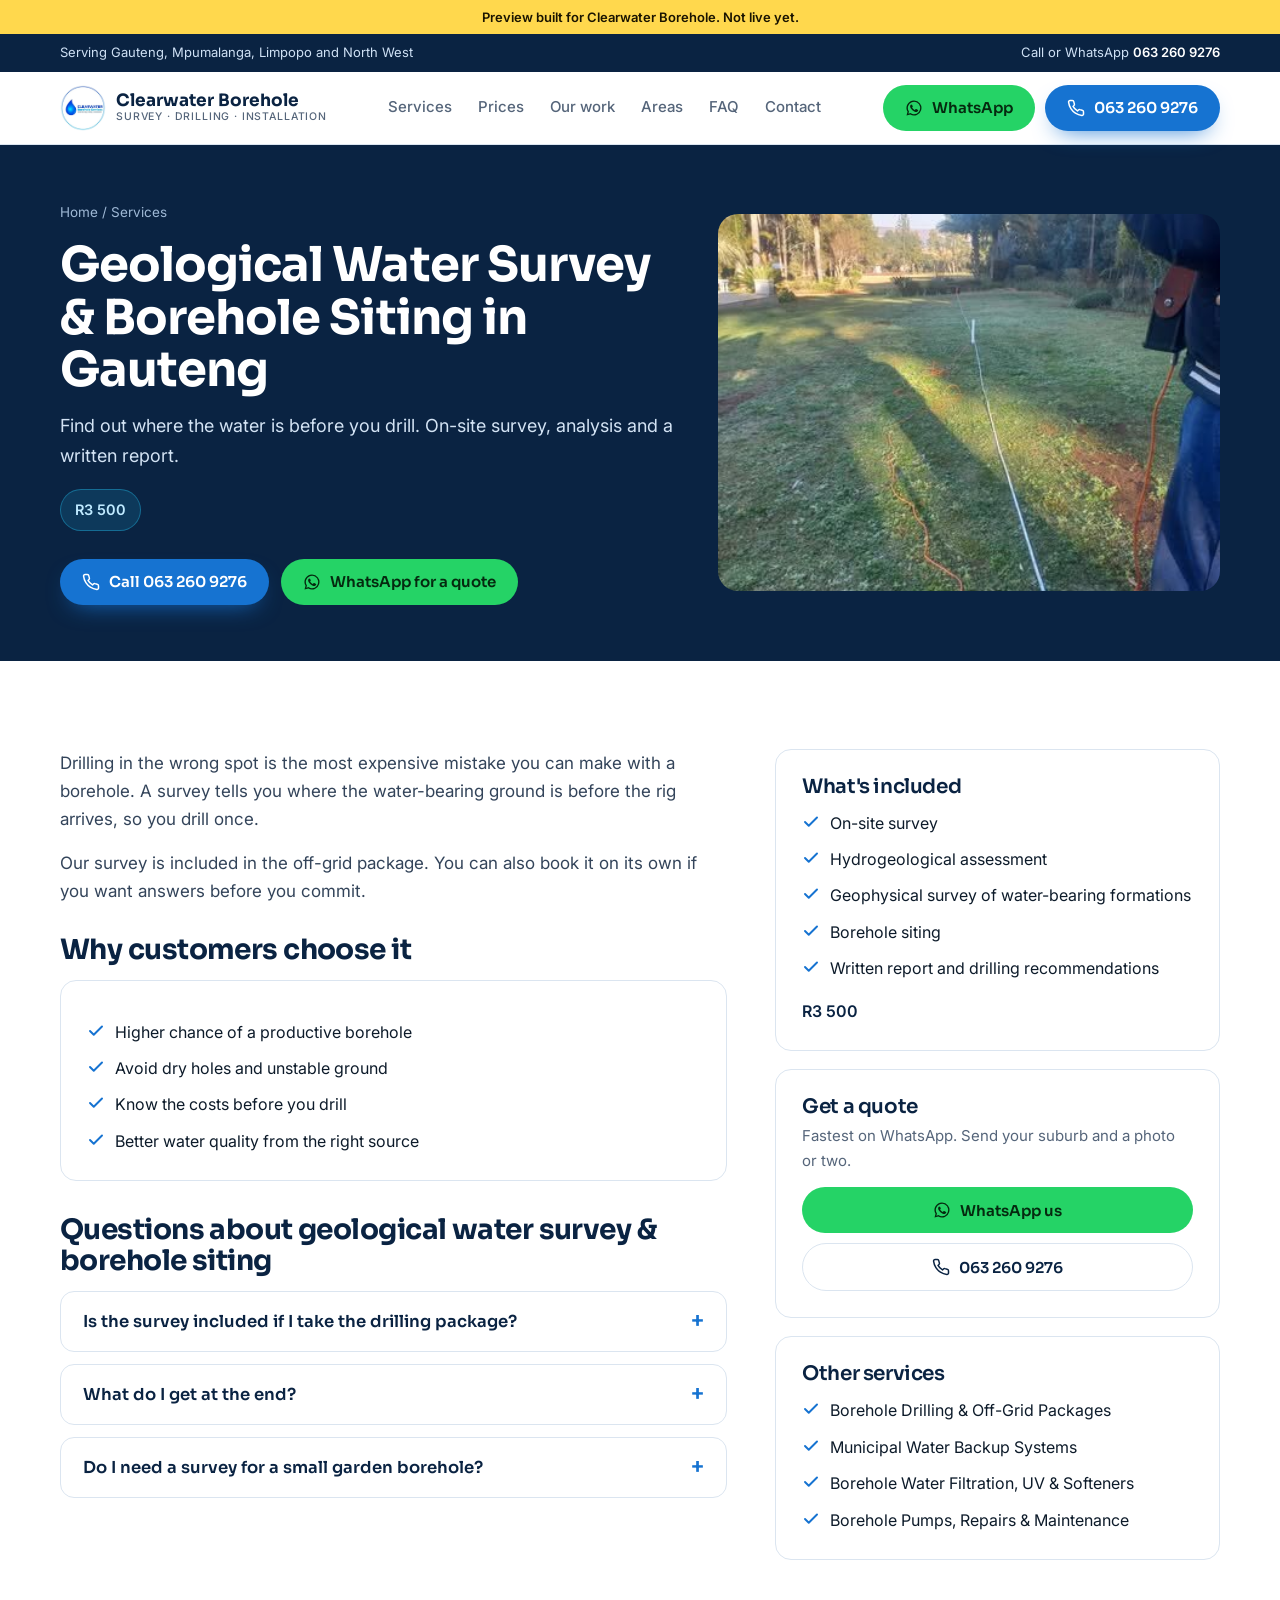
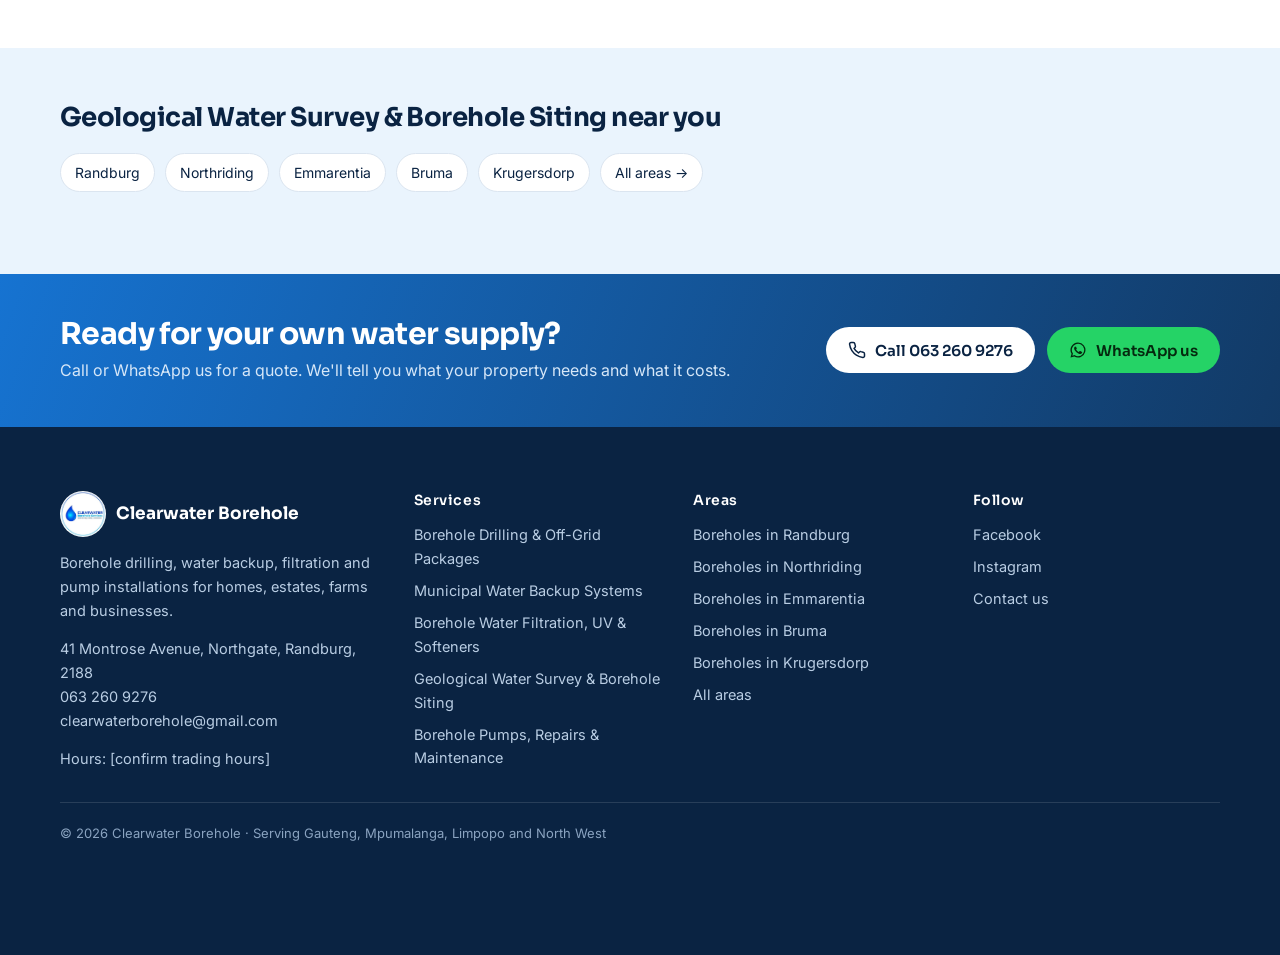
<file: services/geological-water-survey/index.html>
<!doctype html>
<html lang="en-ZA">
<head>
<meta charset="utf-8">
<meta name="viewport" content="width=device-width, initial-scale=1">
<!-- PREVIEW: remove noindex + the preview bar when Clearwater approves and the real domain is live -->
<meta name="robots" content="noindex, nofollow">
<title>Geological Water Survey &amp; Borehole Siting | Randburg &amp; Gauteng | Clearwater Borehole</title>
<meta name="description" content="Find out where the water is before you drill. On-site survey, analysis and a written report. R3 500 Call Clearwater Borehole on 063 260 9276.">
<link rel="canonical" href="https://dannyschaffer.github.io/clearwater-preview/services/geological-water-survey/">
<meta property="og:type" content="website"><meta property="og:title" content="Geological Water Survey &amp; Borehole Siting | Randburg &amp; Gauteng | Clearwater Borehole"><meta property="og:description" content="Find out where the water is before you drill. On-site survey, analysis and a written report. R3 500 Call Clearwater Borehole on 063 260 9276.">
<meta property="og:image" content="https://dannyschaffer.github.io/clearwater-preview/img/hero-drilling-water-strike.jpg"><meta property="og:url" content="https://dannyschaffer.github.io/clearwater-preview/services/geological-water-survey/">
<link rel="icon" href="../../img/logo.jpg">
<link rel="preconnect" href="https://fonts.googleapis.com"><link rel="preconnect" href="https://fonts.gstatic.com" crossorigin><link href="https://fonts.googleapis.com/css2?family=Sora:wght@500;600;700&family=Inter:wght@400;500;600&display=swap" rel="stylesheet">
<link rel="stylesheet" href="../../styles.css">
<script type="application/ld+json">{"@context": "https://schema.org", "@type": "HomeAndConstructionBusiness", "@id": "https://dannyschaffer.github.io/clearwater-preview/#business", "name": "Clearwater Borehole", "description": "Borehole drilling, municipal water backup systems, water filtration and pump installations for homes, estates, farms and businesses.", "telephone": "+27632609276", "email": "clearwaterborehole@gmail.com", "url": "https://dannyschaffer.github.io/clearwater-preview/", "image": "https://dannyschaffer.github.io/clearwater-preview/img/hero-drilling-water-strike.jpg", "logo": "https://dannyschaffer.github.io/clearwater-preview/img/logo.jpg", "address": {"@type": "PostalAddress", "streetAddress": "41 Montrose Avenue, Northgate", "addressLocality": "Randburg", "addressRegion": "Gauteng", "postalCode": "2188", "addressCountry": "ZA"}, "geo": {"@type": "GeoCoordinates", "latitude": -26.06147, "longitude": 27.95116}, "areaServed": ["Gauteng", "Mpumalanga", "Limpopo", "North West", "Randburg", "Northriding", "Emmarentia", "Bruma", "Krugersdorp"], "sameAs": ["https://www.facebook.com/clearwaterfiltrationh20", "https://www.instagram.com/clearwaterborehole"]}</script><script type="application/ld+json">{"@context": "https://schema.org", "@type": "Service", "name": "Geological Water Survey & Borehole Siting", "serviceType": "Geological Water Survey & Borehole Siting", "description": "Find out where the water is before you drill. On-site survey, analysis and a written report.", "provider": {"@id": "https://dannyschaffer.github.io/clearwater-preview/#business"}, "areaServed": ["Gauteng", "Randburg", "Northriding", "Emmarentia", "Bruma", "Krugersdorp"]}</script><script type="application/ld+json">{"@context": "https://schema.org", "@type": "FAQPage", "mainEntity": [{"@type": "Question", "name": "Is the survey included if I take the drilling package?", "acceptedAnswer": {"@type": "Answer", "text": "Yes. The geological survey and siting are part of the off-grid package. On its own, the survey costs R3 500."}}, {"@type": "Question", "name": "What do I get at the end?", "acceptedAnswer": {"@type": "Answer", "text": "A written report with the recommended drilling spot and what to expect from it."}}, {"@type": "Question", "name": "Do I need a survey for a small garden borehole?", "acceptedAnswer": {"@type": "Answer", "text": "We recommend one for every borehole. It's a small cost next to drilling a hole in the wrong place."}}]}</script>
</head>
<body>
<div class="preview">Preview built for Clearwater Borehole. Not live yet.</div>
<div class="topstrip"><div class="wrap"><span class="hide-m">Serving Gauteng, Mpumalanga, Limpopo and North West</span><span>Call or WhatsApp <a href="tel:+27632609276">063 260 9276</a></span></div></div>
<header><div class="wrap nav">
<a class="brand" href="../../"><img src="../../img/logo.jpg" alt="Clearwater Borehole logo"><span>Clearwater Borehole<small>Survey · Drilling · Installation</small></span></a>
<nav class="nav-links"><a href="../../#services">Services</a><a href="../../#prices">Prices</a><a href="../../#work">Our work</a><a href="../../areas/">Areas</a><a href="../../#faq">FAQ</a><a href="../../contact/">Contact</a></nav>
<div class="nav-cta"><a class="btn btn-wa" href="https://wa.me/27632609276?text=Hi%20Clearwater%2C%20I%20would%20like%20a%20quote."><svg viewBox="0 0 24 24" fill="currentColor" aria-hidden="true"><path d="M12 2a10 10 0 0 0-8.6 15.1L2 22l5-1.3A10 10 0 1 0 12 2Zm0 18.2a8.2 8.2 0 0 1-4.2-1.2l-.3-.2-3 .8.8-2.9-.2-.3A8.2 8.2 0 1 1 12 20.2Zm4.5-6.1c-.2-.1-1.5-.7-1.7-.8s-.4-.1-.6.1-.7.8-.8 1-.3.2-.5.1a6.7 6.7 0 0 1-3.3-2.9c-.3-.4.3-.4.7-1.4a.5.5 0 0 0 0-.4l-.8-1.9c-.2-.5-.4-.4-.6-.4h-.5a1 1 0 0 0-.7.3 3 3 0 0 0-.9 2.2 5.2 5.2 0 0 0 1.1 2.7 11.8 11.8 0 0 0 4.5 4c1.7.7 2.3.8 3.2.6a2.7 2.7 0 0 0 1.8-1.2 2.2 2.2 0 0 0 .1-1.2c0-.1-.2-.2-.4-.3Z"/></svg><span>WhatsApp</span></a><a class="btn btn-blue" href="tel:+27632609276"><svg viewBox="0 0 24 24" fill="none" stroke="currentColor" stroke-width="2" stroke-linecap="round" stroke-linejoin="round" aria-hidden="true"><path d="M22 16.9v3a2 2 0 0 1-2.2 2 19.8 19.8 0 0 1-8.6-3.1 19.5 19.5 0 0 1-6-6A19.8 19.8 0 0 1 2.1 4.2 2 2 0 0 1 4.1 2h3a2 2 0 0 1 2 1.7c.1 1 .4 1.9.7 2.8a2 2 0 0 1-.5 2.1L8 9.9a16 16 0 0 0 6 6l1.3-1.3a2 2 0 0 1 2.1-.4c.9.3 1.8.6 2.8.7a2 2 0 0 1 1.8 2Z"/></svg><span>063 260 9276</span></a></div>
</div></header>

<section class="page-hero"><div class="wrap">
<div><div class="crumbs"><a href="../../">Home</a> / <a href="../../#services">Services</a></div>
<h1>Geological Water Survey &amp; Borehole Siting in Gauteng</h1><p class="lead">Find out where the water is before you drill. On-site survey, analysis and a written report.</p>
<span class="tag-price">R3 500</span>
<div class="hero-ctas"><a class="btn btn-blue" href="tel:+27632609276"><svg viewBox="0 0 24 24" fill="none" stroke="currentColor" stroke-width="2" stroke-linecap="round" stroke-linejoin="round" aria-hidden="true"><path d="M22 16.9v3a2 2 0 0 1-2.2 2 19.8 19.8 0 0 1-8.6-3.1 19.5 19.5 0 0 1-6-6A19.8 19.8 0 0 1 2.1 4.2 2 2 0 0 1 4.1 2h3a2 2 0 0 1 2 1.7c.1 1 .4 1.9.7 2.8a2 2 0 0 1-.5 2.1L8 9.9a16 16 0 0 0 6 6l1.3-1.3a2 2 0 0 1 2.1-.4c.9.3 1.8.6 2.8.7a2 2 0 0 1 1.8 2Z"/></svg>Call 063 260 9276</a><a class="btn btn-wa" href="https://wa.me/27632609276?text=Hi%20Clearwater%2C%20I%20would%20like%20a%20quote%20for%20Geological%20Water%20Survey%20%26%20Borehole%20Siting."><svg viewBox="0 0 24 24" fill="currentColor" aria-hidden="true"><path d="M12 2a10 10 0 0 0-8.6 15.1L2 22l5-1.3A10 10 0 1 0 12 2Zm0 18.2a8.2 8.2 0 0 1-4.2-1.2l-.3-.2-3 .8.8-2.9-.2-.3A8.2 8.2 0 1 1 12 20.2Zm4.5-6.1c-.2-.1-1.5-.7-1.7-.8s-.4-.1-.6.1-.7.8-.8 1-.3.2-.5.1a6.7 6.7 0 0 1-3.3-2.9c-.3-.4.3-.4.7-1.4a.5.5 0 0 0 0-.4l-.8-1.9c-.2-.5-.4-.4-.6-.4h-.5a1 1 0 0 0-.7.3 3 3 0 0 0-.9 2.2 5.2 5.2 0 0 0 1.1 2.7 11.8 11.8 0 0 0 4.5 4c1.7.7 2.3.8 3.2.6a2.7 2.7 0 0 0 1.8-1.2 2.2 2.2 0 0 0 .1-1.2c0-.1-.2-.2-.4-.3Z"/></svg>WhatsApp for a quote</a></div></div>
<img src="../../img/water-survey-field.jpg" alt="Borehole siting survey being done in an open field">
</div></section>
<section><div class="wrap two">
<div class="body"><p>Drilling in the wrong spot is the most expensive mistake you can make with a borehole. A survey tells you where the water-bearing ground is before the rig arrives, so you drill once.</p><p>Our survey is included in the off-grid package. You can also book it on its own if you want answers before you commit.</p>
<h2 style="font-size:28px;margin:30px 0 14px">Why customers choose it</h2>
<div class="box"><ul><li><svg viewBox="0 0 24 24" fill="none" stroke="currentColor" stroke-width="2.6" stroke-linecap="round" stroke-linejoin="round" aria-hidden="true"><path d="M20 6 9 17l-5-5"/></svg><span>Higher chance of a productive borehole</span></li><li><svg viewBox="0 0 24 24" fill="none" stroke="currentColor" stroke-width="2.6" stroke-linecap="round" stroke-linejoin="round" aria-hidden="true"><path d="M20 6 9 17l-5-5"/></svg><span>Avoid dry holes and unstable ground</span></li><li><svg viewBox="0 0 24 24" fill="none" stroke="currentColor" stroke-width="2.6" stroke-linecap="round" stroke-linejoin="round" aria-hidden="true"><path d="M20 6 9 17l-5-5"/></svg><span>Know the costs before you drill</span></li><li><svg viewBox="0 0 24 24" fill="none" stroke="currentColor" stroke-width="2.6" stroke-linecap="round" stroke-linejoin="round" aria-hidden="true"><path d="M20 6 9 17l-5-5"/></svg><span>Better water quality from the right source</span></li></ul></div>
<h2 style="font-size:28px;margin:34px 0 14px">Questions about geological water survey &amp; borehole siting</h2>
<div class="faq-list"><details><summary>Is the survey included if I take the drilling package?</summary><p>Yes. The geological survey and siting are part of the off-grid package. On its own, the survey costs R3 500.</p></details><details><summary>What do I get at the end?</summary><p>A written report with the recommended drilling spot and what to expect from it.</p></details><details><summary>Do I need a survey for a small garden borehole?</summary><p>We recommend one for every borehole. It&#x27;s a small cost next to drilling a hole in the wrong place.</p></details></div>
</div>
<aside><div class="box"><h3>What's included</h3><ul><li><svg viewBox="0 0 24 24" fill="none" stroke="currentColor" stroke-width="2.6" stroke-linecap="round" stroke-linejoin="round" aria-hidden="true"><path d="M20 6 9 17l-5-5"/></svg><span>On-site survey</span></li><li><svg viewBox="0 0 24 24" fill="none" stroke="currentColor" stroke-width="2.6" stroke-linecap="round" stroke-linejoin="round" aria-hidden="true"><path d="M20 6 9 17l-5-5"/></svg><span>Hydrogeological assessment</span></li><li><svg viewBox="0 0 24 24" fill="none" stroke="currentColor" stroke-width="2.6" stroke-linecap="round" stroke-linejoin="round" aria-hidden="true"><path d="M20 6 9 17l-5-5"/></svg><span>Geophysical survey of water-bearing formations</span></li><li><svg viewBox="0 0 24 24" fill="none" stroke="currentColor" stroke-width="2.6" stroke-linecap="round" stroke-linejoin="round" aria-hidden="true"><path d="M20 6 9 17l-5-5"/></svg><span>Borehole siting</span></li><li><svg viewBox="0 0 24 24" fill="none" stroke="currentColor" stroke-width="2.6" stroke-linecap="round" stroke-linejoin="round" aria-hidden="true"><path d="M20 6 9 17l-5-5"/></svg><span>Written report and drilling recommendations</span></li></ul><p style="margin-top:16px;font-weight:600;color:var(--navy)">R3 500</p></div>
<div class="box"><h3>Get a quote</h3><p style="color:var(--muted);margin:6px 0 14px;font-size:15px">Fastest on WhatsApp. Send your suburb and a photo or two.</p><a class="btn btn-wa" style="width:100%" href="https://wa.me/27632609276?text=Hi%20Clearwater%2C%20I%20would%20like%20a%20quote%20for%20Geological%20Water%20Survey%20%26%20Borehole%20Siting."><svg viewBox="0 0 24 24" fill="currentColor" aria-hidden="true"><path d="M12 2a10 10 0 0 0-8.6 15.1L2 22l5-1.3A10 10 0 1 0 12 2Zm0 18.2a8.2 8.2 0 0 1-4.2-1.2l-.3-.2-3 .8.8-2.9-.2-.3A8.2 8.2 0 1 1 12 20.2Zm4.5-6.1c-.2-.1-1.5-.7-1.7-.8s-.4-.1-.6.1-.7.8-.8 1-.3.2-.5.1a6.7 6.7 0 0 1-3.3-2.9c-.3-.4.3-.4.7-1.4a.5.5 0 0 0 0-.4l-.8-1.9c-.2-.5-.4-.4-.6-.4h-.5a1 1 0 0 0-.7.3 3 3 0 0 0-.9 2.2 5.2 5.2 0 0 0 1.1 2.7 11.8 11.8 0 0 0 4.5 4c1.7.7 2.3.8 3.2.6a2.7 2.7 0 0 0 1.8-1.2 2.2 2.2 0 0 0 .1-1.2c0-.1-.2-.2-.4-.3Z"/></svg>WhatsApp us</a><a class="btn btn-outline" style="width:100%;margin-top:10px" href="tel:+27632609276"><svg viewBox="0 0 24 24" fill="none" stroke="currentColor" stroke-width="2" stroke-linecap="round" stroke-linejoin="round" aria-hidden="true"><path d="M22 16.9v3a2 2 0 0 1-2.2 2 19.8 19.8 0 0 1-8.6-3.1 19.5 19.5 0 0 1-6-6A19.8 19.8 0 0 1 2.1 4.2 2 2 0 0 1 4.1 2h3a2 2 0 0 1 2 1.7c.1 1 .4 1.9.7 2.8a2 2 0 0 1-.5 2.1L8 9.9a16 16 0 0 0 6 6l1.3-1.3a2 2 0 0 1 2.1-.4c.9.3 1.8.6 2.8.7a2 2 0 0 1 1.8 2Z"/></svg>063 260 9276</a></div>
<div class="box"><h3>Other services</h3><ul><li><svg viewBox="0 0 24 24" fill="none" stroke="currentColor" stroke-width="2.6" stroke-linecap="round" stroke-linejoin="round" aria-hidden="true"><path d="M20 6 9 17l-5-5"/></svg><a href="../borehole-drilling/">Borehole Drilling &amp; Off-Grid Packages</a></li><li><svg viewBox="0 0 24 24" fill="none" stroke="currentColor" stroke-width="2.6" stroke-linecap="round" stroke-linejoin="round" aria-hidden="true"><path d="M20 6 9 17l-5-5"/></svg><a href="../municipal-water-backup/">Municipal Water Backup Systems</a></li><li><svg viewBox="0 0 24 24" fill="none" stroke="currentColor" stroke-width="2.6" stroke-linecap="round" stroke-linejoin="round" aria-hidden="true"><path d="M20 6 9 17l-5-5"/></svg><a href="../water-filtration/">Borehole Water Filtration, UV &amp; Softeners</a></li><li><svg viewBox="0 0 24 24" fill="none" stroke="currentColor" stroke-width="2.6" stroke-linecap="round" stroke-linejoin="round" aria-hidden="true"><path d="M20 6 9 17l-5-5"/></svg><a href="../borehole-pumps/">Borehole Pumps, Repairs &amp; Maintenance</a></li></ul></div></aside>
</div></section>
<section class="faq" style="padding:56px 0"><div class="wrap"><h2 style="font-size:26px">Geological Water Survey &amp; Borehole Siting near you</h2><div class="area-list"><a class="chip" href="../../areas/randburg/">Randburg</a><a class="chip" href="../../areas/northriding/">Northriding</a><a class="chip" href="../../areas/emmarentia/">Emmarentia</a><a class="chip" href="../../areas/bruma/">Bruma</a><a class="chip" href="../../areas/krugersdorp/">Krugersdorp</a><a class="chip" href="../../areas/">All areas →</a></div></div></section>
<div class="band"><div class="wrap"><div><h2>Ready for your own water supply?</h2><p>Call or WhatsApp us for a quote. We&#x27;ll tell you what your property needs and what it costs.</p></div>
<div class="ctas"><a class="btn btn-white" href="tel:+27632609276"><svg viewBox="0 0 24 24" fill="none" stroke="currentColor" stroke-width="2" stroke-linecap="round" stroke-linejoin="round" aria-hidden="true"><path d="M22 16.9v3a2 2 0 0 1-2.2 2 19.8 19.8 0 0 1-8.6-3.1 19.5 19.5 0 0 1-6-6A19.8 19.8 0 0 1 2.1 4.2 2 2 0 0 1 4.1 2h3a2 2 0 0 1 2 1.7c.1 1 .4 1.9.7 2.8a2 2 0 0 1-.5 2.1L8 9.9a16 16 0 0 0 6 6l1.3-1.3a2 2 0 0 1 2.1-.4c.9.3 1.8.6 2.8.7a2 2 0 0 1 1.8 2Z"/></svg>Call 063 260 9276</a><a class="btn btn-wa" href="https://wa.me/27632609276?text=Hi%20Clearwater%2C%20I%20would%20like%20a%20quote."><svg viewBox="0 0 24 24" fill="currentColor" aria-hidden="true"><path d="M12 2a10 10 0 0 0-8.6 15.1L2 22l5-1.3A10 10 0 1 0 12 2Zm0 18.2a8.2 8.2 0 0 1-4.2-1.2l-.3-.2-3 .8.8-2.9-.2-.3A8.2 8.2 0 1 1 12 20.2Zm4.5-6.1c-.2-.1-1.5-.7-1.7-.8s-.4-.1-.6.1-.7.8-.8 1-.3.2-.5.1a6.7 6.7 0 0 1-3.3-2.9c-.3-.4.3-.4.7-1.4a.5.5 0 0 0 0-.4l-.8-1.9c-.2-.5-.4-.4-.6-.4h-.5a1 1 0 0 0-.7.3 3 3 0 0 0-.9 2.2 5.2 5.2 0 0 0 1.1 2.7 11.8 11.8 0 0 0 4.5 4c1.7.7 2.3.8 3.2.6a2.7 2.7 0 0 0 1.8-1.2 2.2 2.2 0 0 0 .1-1.2c0-.1-.2-.2-.4-.3Z"/></svg>WhatsApp us</a></div></div></div>
<footer><div class="wrap">
<div><a class="brand" href="../../"><img src="../../img/logo.jpg" alt=""><span>Clearwater Borehole</span></a>
<p>Borehole drilling, water backup, filtration and pump installations for homes, estates, farms and businesses.</p>
<p style="margin-top:14px">41 Montrose Avenue, Northgate, Randburg, 2188<br><a href="tel:+27632609276">063 260 9276</a><br><a href="mailto:clearwaterborehole@gmail.com">clearwaterborehole@gmail.com</a></p>
<p style="margin-top:14px">Hours: [confirm trading hours]</p></div>
<div><h4>Services</h4><ul><li><a href="../../services/borehole-drilling/">Borehole Drilling &amp; Off-Grid Packages</a></li><li><a href="../../services/municipal-water-backup/">Municipal Water Backup Systems</a></li><li><a href="../../services/water-filtration/">Borehole Water Filtration, UV &amp; Softeners</a></li><li><a href="../../services/geological-water-survey/">Geological Water Survey &amp; Borehole Siting</a></li><li><a href="../../services/borehole-pumps/">Borehole Pumps, Repairs &amp; Maintenance</a></li></ul></div>
<div><h4>Areas</h4><ul><li><a href="../../areas/randburg/">Boreholes in Randburg</a></li><li><a href="../../areas/northriding/">Boreholes in Northriding</a></li><li><a href="../../areas/emmarentia/">Boreholes in Emmarentia</a></li><li><a href="../../areas/bruma/">Boreholes in Bruma</a></li><li><a href="../../areas/krugersdorp/">Boreholes in Krugersdorp</a></li><li><a href="../../areas/">All areas</a></li></ul></div>
<div><h4>Follow</h4><ul><li><a href="https://www.facebook.com/clearwaterfiltrationh20">Facebook</a></li><li><a href="https://www.instagram.com/clearwaterborehole">Instagram</a></li><li><a href="../../contact/">Contact us</a></li></ul></div>
<div class="legal">© 2026 Clearwater Borehole · Serving Gauteng, Mpumalanga, Limpopo and North West</div>
</div></footer>
<div class="mbar"><a class="btn btn-blue" href="tel:+27632609276"><svg viewBox="0 0 24 24" fill="none" stroke="currentColor" stroke-width="2" stroke-linecap="round" stroke-linejoin="round" aria-hidden="true"><path d="M22 16.9v3a2 2 0 0 1-2.2 2 19.8 19.8 0 0 1-8.6-3.1 19.5 19.5 0 0 1-6-6A19.8 19.8 0 0 1 2.1 4.2 2 2 0 0 1 4.1 2h3a2 2 0 0 1 2 1.7c.1 1 .4 1.9.7 2.8a2 2 0 0 1-.5 2.1L8 9.9a16 16 0 0 0 6 6l1.3-1.3a2 2 0 0 1 2.1-.4c.9.3 1.8.6 2.8.7a2 2 0 0 1 1.8 2Z"/></svg>Call now</a><a class="btn btn-wa" href="https://wa.me/27632609276?text=Hi%20Clearwater%2C%20I%20would%20like%20a%20quote."><svg viewBox="0 0 24 24" fill="currentColor" aria-hidden="true"><path d="M12 2a10 10 0 0 0-8.6 15.1L2 22l5-1.3A10 10 0 1 0 12 2Zm0 18.2a8.2 8.2 0 0 1-4.2-1.2l-.3-.2-3 .8.8-2.9-.2-.3A8.2 8.2 0 1 1 12 20.2Zm4.5-6.1c-.2-.1-1.5-.7-1.7-.8s-.4-.1-.6.1-.7.8-.8 1-.3.2-.5.1a6.7 6.7 0 0 1-3.3-2.9c-.3-.4.3-.4.7-1.4a.5.5 0 0 0 0-.4l-.8-1.9c-.2-.5-.4-.4-.6-.4h-.5a1 1 0 0 0-.7.3 3 3 0 0 0-.9 2.2 5.2 5.2 0 0 0 1.1 2.7 11.8 11.8 0 0 0 4.5 4c1.7.7 2.3.8 3.2.6a2.7 2.7 0 0 0 1.8-1.2 2.2 2.2 0 0 0 .1-1.2c0-.1-.2-.2-.4-.3Z"/></svg>WhatsApp</a></div>
<script>
document.querySelectorAll('form[data-wa]').forEach(f=>f.addEventListener('submit',ev=>{ev.preventDefault();const d=new FormData(f);
const msg=`Hi Clearwater, I'd like a quote.%0AName: ${d.get('name')||''}%0APhone: ${d.get('phone')||''}%0ASuburb: ${d.get('suburb')||''}%0ANeed: ${d.get('need')||''}${d.get('msg')?'%0ANotes: '+d.get('msg'):''}`;
window.open('https://wa.me/27632609276?text='+msg.replace(/ /g,'%20'),'_blank');}));
</script>
</body></html>
</file>
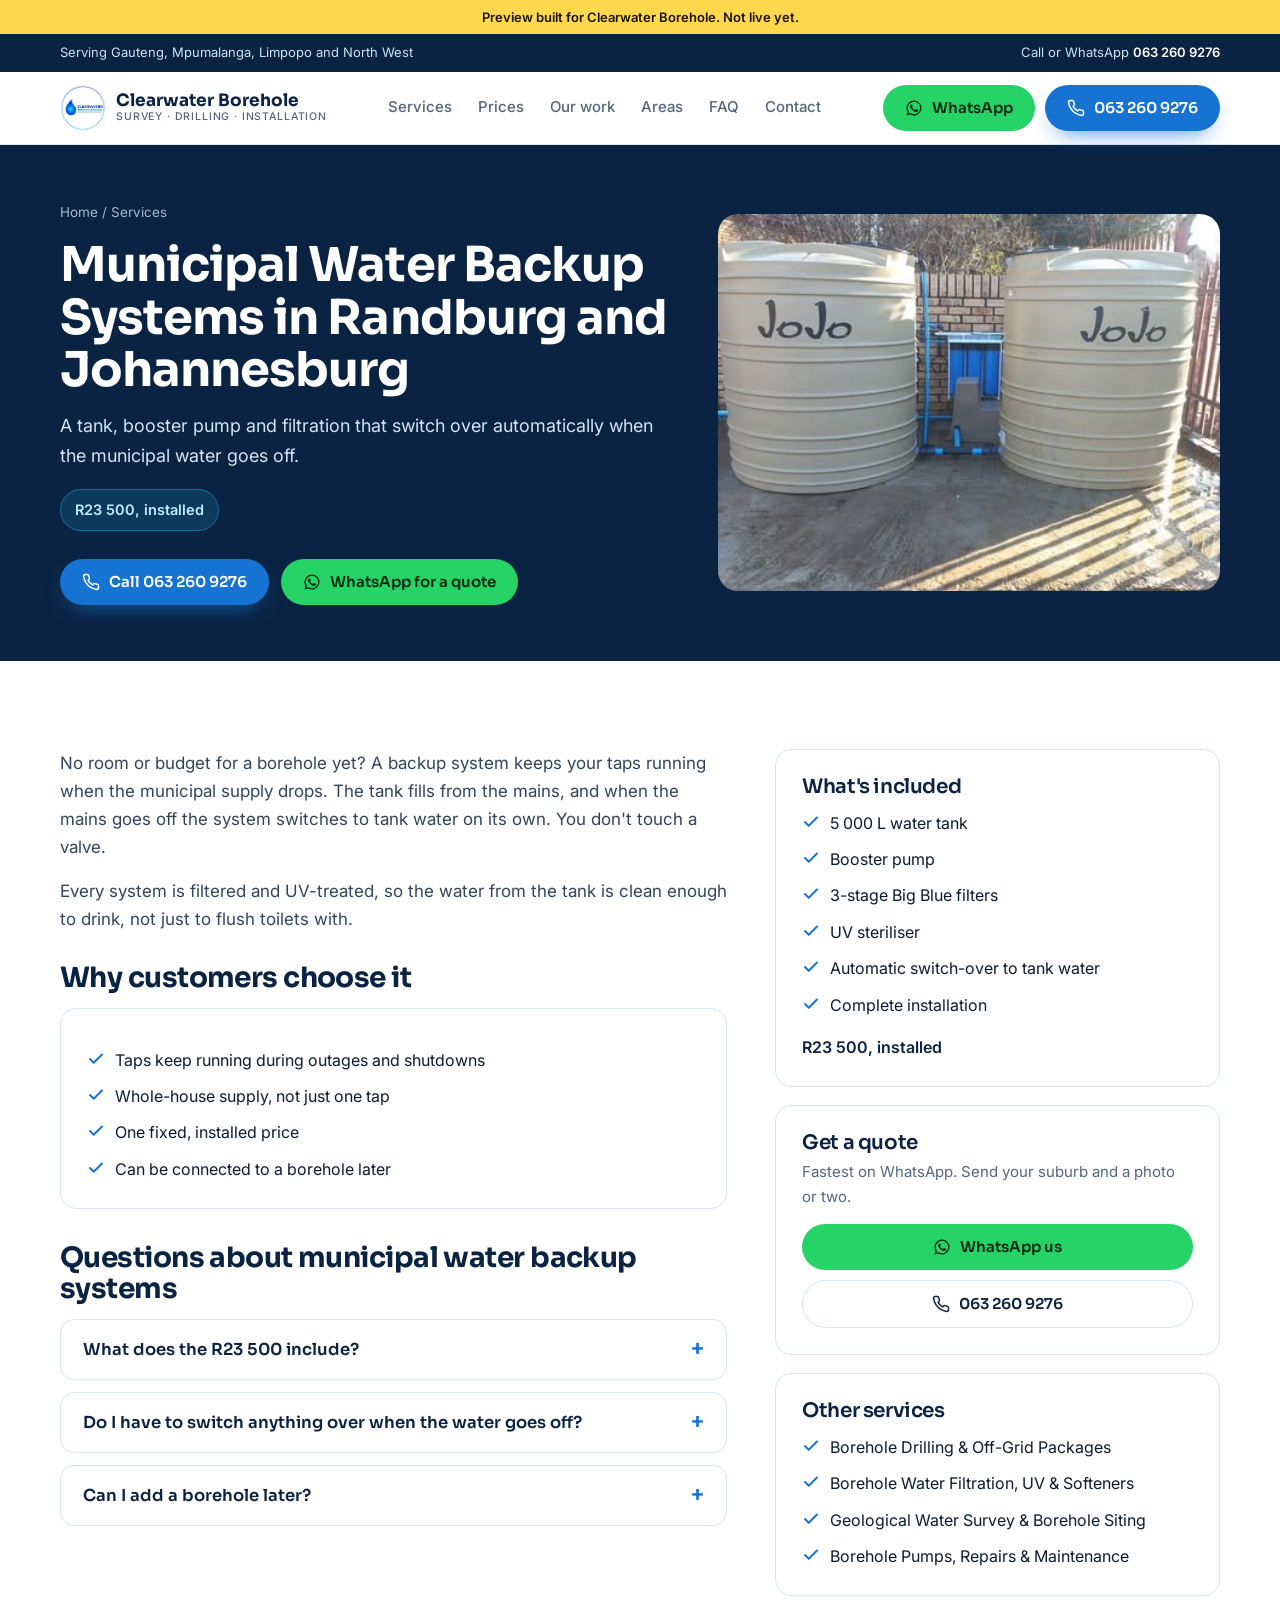
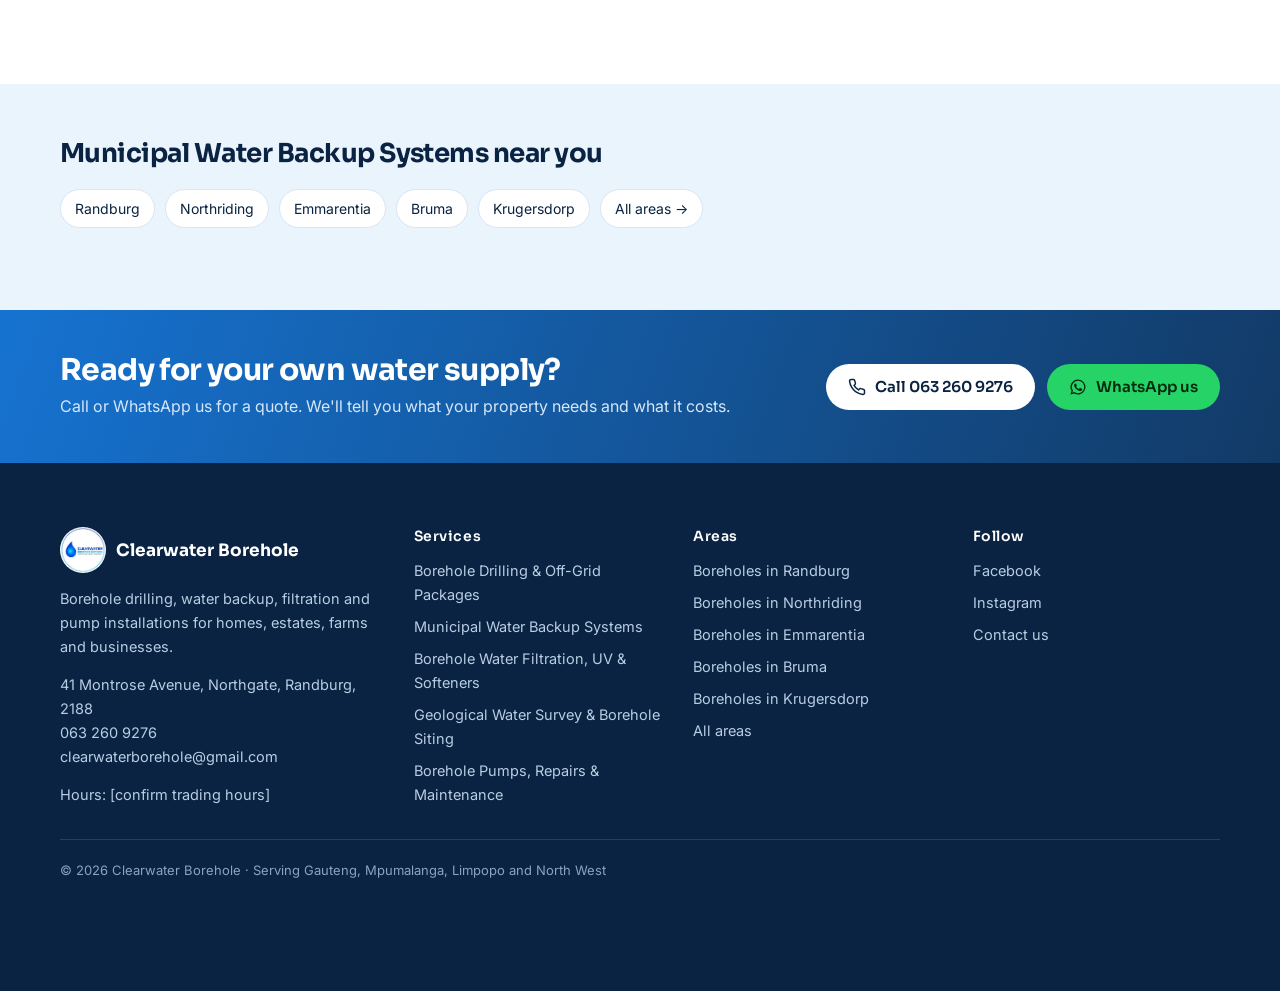
<file: services/municipal-water-backup/index.html>
<!doctype html>
<html lang="en-ZA">
<head>
<meta charset="utf-8">
<meta name="viewport" content="width=device-width, initial-scale=1">
<!-- PREVIEW: remove noindex + the preview bar when Clearwater approves and the real domain is live -->
<meta name="robots" content="noindex, nofollow">
<title>Municipal Water Backup Systems | Randburg &amp; Gauteng | Clearwater Borehole</title>
<meta name="description" content="A tank, booster pump and filtration that switch over automatically when the municipal water goes off. R23 500, installed Call Clearwater Borehole on 063 260 9276.">
<link rel="canonical" href="https://dannyschaffer.github.io/clearwater-preview/services/municipal-water-backup/">
<meta property="og:type" content="website"><meta property="og:title" content="Municipal Water Backup Systems | Randburg &amp; Gauteng | Clearwater Borehole"><meta property="og:description" content="A tank, booster pump and filtration that switch over automatically when the municipal water goes off. R23 500, installed Call Clearwater Borehole on 063 260 9276.">
<meta property="og:image" content="https://dannyschaffer.github.io/clearwater-preview/img/hero-drilling-water-strike.jpg"><meta property="og:url" content="https://dannyschaffer.github.io/clearwater-preview/services/municipal-water-backup/">
<link rel="icon" href="../../img/logo.jpg">
<link rel="preconnect" href="https://fonts.googleapis.com"><link rel="preconnect" href="https://fonts.gstatic.com" crossorigin><link href="https://fonts.googleapis.com/css2?family=Sora:wght@500;600;700&family=Inter:wght@400;500;600&display=swap" rel="stylesheet">
<link rel="stylesheet" href="../../styles.css">
<script type="application/ld+json">{"@context": "https://schema.org", "@type": "HomeAndConstructionBusiness", "@id": "https://dannyschaffer.github.io/clearwater-preview/#business", "name": "Clearwater Borehole", "description": "Borehole drilling, municipal water backup systems, water filtration and pump installations for homes, estates, farms and businesses.", "telephone": "+27632609276", "email": "clearwaterborehole@gmail.com", "url": "https://dannyschaffer.github.io/clearwater-preview/", "image": "https://dannyschaffer.github.io/clearwater-preview/img/hero-drilling-water-strike.jpg", "logo": "https://dannyschaffer.github.io/clearwater-preview/img/logo.jpg", "address": {"@type": "PostalAddress", "streetAddress": "41 Montrose Avenue, Northgate", "addressLocality": "Randburg", "addressRegion": "Gauteng", "postalCode": "2188", "addressCountry": "ZA"}, "geo": {"@type": "GeoCoordinates", "latitude": -26.06147, "longitude": 27.95116}, "areaServed": ["Gauteng", "Mpumalanga", "Limpopo", "North West", "Randburg", "Northriding", "Emmarentia", "Bruma", "Krugersdorp"], "sameAs": ["https://www.facebook.com/clearwaterfiltrationh20", "https://www.instagram.com/clearwaterborehole"]}</script><script type="application/ld+json">{"@context": "https://schema.org", "@type": "Service", "name": "Municipal Water Backup Systems", "serviceType": "Municipal Water Backup Systems", "description": "A tank, booster pump and filtration that switch over automatically when the municipal water goes off.", "provider": {"@id": "https://dannyschaffer.github.io/clearwater-preview/#business"}, "areaServed": ["Gauteng", "Randburg", "Northriding", "Emmarentia", "Bruma", "Krugersdorp"]}</script><script type="application/ld+json">{"@context": "https://schema.org", "@type": "FAQPage", "mainEntity": [{"@type": "Question", "name": "What does the R23 500 include?", "acceptedAnswer": {"@type": "Answer", "text": "A 5 000 L tank, booster pump, 3-stage Big Blue filters, a UV steriliser, and full installation. It's ready to use when we leave."}}, {"@type": "Question", "name": "Do I have to switch anything over when the water goes off?", "acceptedAnswer": {"@type": "Answer", "text": "No. The system switches to tank water automatically when the municipal supply fails."}}, {"@type": "Question", "name": "Can I add a borehole later?", "acceptedAnswer": {"@type": "Answer", "text": "Yes. A backup system is a good first step. When you're ready to drill, the borehole can feed the same tank and filtration."}}]}</script>
</head>
<body>
<div class="preview">Preview built for Clearwater Borehole. Not live yet.</div>
<div class="topstrip"><div class="wrap"><span class="hide-m">Serving Gauteng, Mpumalanga, Limpopo and North West</span><span>Call or WhatsApp <a href="tel:+27632609276">063 260 9276</a></span></div></div>
<header><div class="wrap nav">
<a class="brand" href="../../"><img src="../../img/logo.jpg" alt="Clearwater Borehole logo"><span>Clearwater Borehole<small>Survey · Drilling · Installation</small></span></a>
<nav class="nav-links"><a href="../../#services">Services</a><a href="../../#prices">Prices</a><a href="../../#work">Our work</a><a href="../../areas/">Areas</a><a href="../../#faq">FAQ</a><a href="../../contact/">Contact</a></nav>
<div class="nav-cta"><a class="btn btn-wa" href="https://wa.me/27632609276?text=Hi%20Clearwater%2C%20I%20would%20like%20a%20quote."><svg viewBox="0 0 24 24" fill="currentColor" aria-hidden="true"><path d="M12 2a10 10 0 0 0-8.6 15.1L2 22l5-1.3A10 10 0 1 0 12 2Zm0 18.2a8.2 8.2 0 0 1-4.2-1.2l-.3-.2-3 .8.8-2.9-.2-.3A8.2 8.2 0 1 1 12 20.2Zm4.5-6.1c-.2-.1-1.5-.7-1.7-.8s-.4-.1-.6.1-.7.8-.8 1-.3.2-.5.1a6.7 6.7 0 0 1-3.3-2.9c-.3-.4.3-.4.7-1.4a.5.5 0 0 0 0-.4l-.8-1.9c-.2-.5-.4-.4-.6-.4h-.5a1 1 0 0 0-.7.3 3 3 0 0 0-.9 2.2 5.2 5.2 0 0 0 1.1 2.7 11.8 11.8 0 0 0 4.5 4c1.7.7 2.3.8 3.2.6a2.7 2.7 0 0 0 1.8-1.2 2.2 2.2 0 0 0 .1-1.2c0-.1-.2-.2-.4-.3Z"/></svg><span>WhatsApp</span></a><a class="btn btn-blue" href="tel:+27632609276"><svg viewBox="0 0 24 24" fill="none" stroke="currentColor" stroke-width="2" stroke-linecap="round" stroke-linejoin="round" aria-hidden="true"><path d="M22 16.9v3a2 2 0 0 1-2.2 2 19.8 19.8 0 0 1-8.6-3.1 19.5 19.5 0 0 1-6-6A19.8 19.8 0 0 1 2.1 4.2 2 2 0 0 1 4.1 2h3a2 2 0 0 1 2 1.7c.1 1 .4 1.9.7 2.8a2 2 0 0 1-.5 2.1L8 9.9a16 16 0 0 0 6 6l1.3-1.3a2 2 0 0 1 2.1-.4c.9.3 1.8.6 2.8.7a2 2 0 0 1 1.8 2Z"/></svg><span>063 260 9276</span></a></div>
</div></header>

<section class="page-hero"><div class="wrap">
<div><div class="crumbs"><a href="../../">Home</a> / <a href="../../#services">Services</a></div>
<h1>Municipal Water Backup Systems in Randburg and Johannesburg</h1><p class="lead">A tank, booster pump and filtration that switch over automatically when the municipal water goes off.</p>
<span class="tag-price">R23 500, installed</span>
<div class="hero-ctas"><a class="btn btn-blue" href="tel:+27632609276"><svg viewBox="0 0 24 24" fill="none" stroke="currentColor" stroke-width="2" stroke-linecap="round" stroke-linejoin="round" aria-hidden="true"><path d="M22 16.9v3a2 2 0 0 1-2.2 2 19.8 19.8 0 0 1-8.6-3.1 19.5 19.5 0 0 1-6-6A19.8 19.8 0 0 1 2.1 4.2 2 2 0 0 1 4.1 2h3a2 2 0 0 1 2 1.7c.1 1 .4 1.9.7 2.8a2 2 0 0 1-.5 2.1L8 9.9a16 16 0 0 0 6 6l1.3-1.3a2 2 0 0 1 2.1-.4c.9.3 1.8.6 2.8.7a2 2 0 0 1 1.8 2Z"/></svg>Call 063 260 9276</a><a class="btn btn-wa" href="https://wa.me/27632609276?text=Hi%20Clearwater%2C%20I%20would%20like%20a%20quote%20for%20Municipal%20Water%20Backup%20Systems."><svg viewBox="0 0 24 24" fill="currentColor" aria-hidden="true"><path d="M12 2a10 10 0 0 0-8.6 15.1L2 22l5-1.3A10 10 0 1 0 12 2Zm0 18.2a8.2 8.2 0 0 1-4.2-1.2l-.3-.2-3 .8.8-2.9-.2-.3A8.2 8.2 0 1 1 12 20.2Zm4.5-6.1c-.2-.1-1.5-.7-1.7-.8s-.4-.1-.6.1-.7.8-.8 1-.3.2-.5.1a6.7 6.7 0 0 1-3.3-2.9c-.3-.4.3-.4.7-1.4a.5.5 0 0 0 0-.4l-.8-1.9c-.2-.5-.4-.4-.6-.4h-.5a1 1 0 0 0-.7.3 3 3 0 0 0-.9 2.2 5.2 5.2 0 0 0 1.1 2.7 11.8 11.8 0 0 0 4.5 4c1.7.7 2.3.8 3.2.6a2.7 2.7 0 0 0 1.8-1.2 2.2 2.2 0 0 0 .1-1.2c0-.1-.2-.2-.4-.3Z"/></svg>WhatsApp for a quote</a></div></div>
<img src="../../img/jojo-backup-tanks.jpg" alt="Two JoJo backup tanks with filtration installed by Clearwater">
</div></section>
<section><div class="wrap two">
<div class="body"><p>No room or budget for a borehole yet? A backup system keeps your taps running when the municipal supply drops. The tank fills from the mains, and when the mains goes off the system switches to tank water on its own. You don&#x27;t touch a valve.</p><p>Every system is filtered and UV-treated, so the water from the tank is clean enough to drink, not just to flush toilets with.</p>
<h2 style="font-size:28px;margin:30px 0 14px">Why customers choose it</h2>
<div class="box"><ul><li><svg viewBox="0 0 24 24" fill="none" stroke="currentColor" stroke-width="2.6" stroke-linecap="round" stroke-linejoin="round" aria-hidden="true"><path d="M20 6 9 17l-5-5"/></svg><span>Taps keep running during outages and shutdowns</span></li><li><svg viewBox="0 0 24 24" fill="none" stroke="currentColor" stroke-width="2.6" stroke-linecap="round" stroke-linejoin="round" aria-hidden="true"><path d="M20 6 9 17l-5-5"/></svg><span>Whole-house supply, not just one tap</span></li><li><svg viewBox="0 0 24 24" fill="none" stroke="currentColor" stroke-width="2.6" stroke-linecap="round" stroke-linejoin="round" aria-hidden="true"><path d="M20 6 9 17l-5-5"/></svg><span>One fixed, installed price</span></li><li><svg viewBox="0 0 24 24" fill="none" stroke="currentColor" stroke-width="2.6" stroke-linecap="round" stroke-linejoin="round" aria-hidden="true"><path d="M20 6 9 17l-5-5"/></svg><span>Can be connected to a borehole later</span></li></ul></div>
<h2 style="font-size:28px;margin:34px 0 14px">Questions about municipal water backup systems</h2>
<div class="faq-list"><details><summary>What does the R23 500 include?</summary><p>A 5 000 L tank, booster pump, 3-stage Big Blue filters, a UV steriliser, and full installation. It&#x27;s ready to use when we leave.</p></details><details><summary>Do I have to switch anything over when the water goes off?</summary><p>No. The system switches to tank water automatically when the municipal supply fails.</p></details><details><summary>Can I add a borehole later?</summary><p>Yes. A backup system is a good first step. When you&#x27;re ready to drill, the borehole can feed the same tank and filtration.</p></details></div>
</div>
<aside><div class="box"><h3>What's included</h3><ul><li><svg viewBox="0 0 24 24" fill="none" stroke="currentColor" stroke-width="2.6" stroke-linecap="round" stroke-linejoin="round" aria-hidden="true"><path d="M20 6 9 17l-5-5"/></svg><span>5 000 L water tank</span></li><li><svg viewBox="0 0 24 24" fill="none" stroke="currentColor" stroke-width="2.6" stroke-linecap="round" stroke-linejoin="round" aria-hidden="true"><path d="M20 6 9 17l-5-5"/></svg><span>Booster pump</span></li><li><svg viewBox="0 0 24 24" fill="none" stroke="currentColor" stroke-width="2.6" stroke-linecap="round" stroke-linejoin="round" aria-hidden="true"><path d="M20 6 9 17l-5-5"/></svg><span>3-stage Big Blue filters</span></li><li><svg viewBox="0 0 24 24" fill="none" stroke="currentColor" stroke-width="2.6" stroke-linecap="round" stroke-linejoin="round" aria-hidden="true"><path d="M20 6 9 17l-5-5"/></svg><span>UV steriliser</span></li><li><svg viewBox="0 0 24 24" fill="none" stroke="currentColor" stroke-width="2.6" stroke-linecap="round" stroke-linejoin="round" aria-hidden="true"><path d="M20 6 9 17l-5-5"/></svg><span>Automatic switch-over to tank water</span></li><li><svg viewBox="0 0 24 24" fill="none" stroke="currentColor" stroke-width="2.6" stroke-linecap="round" stroke-linejoin="round" aria-hidden="true"><path d="M20 6 9 17l-5-5"/></svg><span>Complete installation</span></li></ul><p style="margin-top:16px;font-weight:600;color:var(--navy)">R23 500, installed</p></div>
<div class="box"><h3>Get a quote</h3><p style="color:var(--muted);margin:6px 0 14px;font-size:15px">Fastest on WhatsApp. Send your suburb and a photo or two.</p><a class="btn btn-wa" style="width:100%" href="https://wa.me/27632609276?text=Hi%20Clearwater%2C%20I%20would%20like%20a%20quote%20for%20Municipal%20Water%20Backup%20Systems."><svg viewBox="0 0 24 24" fill="currentColor" aria-hidden="true"><path d="M12 2a10 10 0 0 0-8.6 15.1L2 22l5-1.3A10 10 0 1 0 12 2Zm0 18.2a8.2 8.2 0 0 1-4.2-1.2l-.3-.2-3 .8.8-2.9-.2-.3A8.2 8.2 0 1 1 12 20.2Zm4.5-6.1c-.2-.1-1.5-.7-1.7-.8s-.4-.1-.6.1-.7.8-.8 1-.3.2-.5.1a6.7 6.7 0 0 1-3.3-2.9c-.3-.4.3-.4.7-1.4a.5.5 0 0 0 0-.4l-.8-1.9c-.2-.5-.4-.4-.6-.4h-.5a1 1 0 0 0-.7.3 3 3 0 0 0-.9 2.2 5.2 5.2 0 0 0 1.1 2.7 11.8 11.8 0 0 0 4.5 4c1.7.7 2.3.8 3.2.6a2.7 2.7 0 0 0 1.8-1.2 2.2 2.2 0 0 0 .1-1.2c0-.1-.2-.2-.4-.3Z"/></svg>WhatsApp us</a><a class="btn btn-outline" style="width:100%;margin-top:10px" href="tel:+27632609276"><svg viewBox="0 0 24 24" fill="none" stroke="currentColor" stroke-width="2" stroke-linecap="round" stroke-linejoin="round" aria-hidden="true"><path d="M22 16.9v3a2 2 0 0 1-2.2 2 19.8 19.8 0 0 1-8.6-3.1 19.5 19.5 0 0 1-6-6A19.8 19.8 0 0 1 2.1 4.2 2 2 0 0 1 4.1 2h3a2 2 0 0 1 2 1.7c.1 1 .4 1.9.7 2.8a2 2 0 0 1-.5 2.1L8 9.9a16 16 0 0 0 6 6l1.3-1.3a2 2 0 0 1 2.1-.4c.9.3 1.8.6 2.8.7a2 2 0 0 1 1.8 2Z"/></svg>063 260 9276</a></div>
<div class="box"><h3>Other services</h3><ul><li><svg viewBox="0 0 24 24" fill="none" stroke="currentColor" stroke-width="2.6" stroke-linecap="round" stroke-linejoin="round" aria-hidden="true"><path d="M20 6 9 17l-5-5"/></svg><a href="../borehole-drilling/">Borehole Drilling &amp; Off-Grid Packages</a></li><li><svg viewBox="0 0 24 24" fill="none" stroke="currentColor" stroke-width="2.6" stroke-linecap="round" stroke-linejoin="round" aria-hidden="true"><path d="M20 6 9 17l-5-5"/></svg><a href="../water-filtration/">Borehole Water Filtration, UV &amp; Softeners</a></li><li><svg viewBox="0 0 24 24" fill="none" stroke="currentColor" stroke-width="2.6" stroke-linecap="round" stroke-linejoin="round" aria-hidden="true"><path d="M20 6 9 17l-5-5"/></svg><a href="../geological-water-survey/">Geological Water Survey &amp; Borehole Siting</a></li><li><svg viewBox="0 0 24 24" fill="none" stroke="currentColor" stroke-width="2.6" stroke-linecap="round" stroke-linejoin="round" aria-hidden="true"><path d="M20 6 9 17l-5-5"/></svg><a href="../borehole-pumps/">Borehole Pumps, Repairs &amp; Maintenance</a></li></ul></div></aside>
</div></section>
<section class="faq" style="padding:56px 0"><div class="wrap"><h2 style="font-size:26px">Municipal Water Backup Systems near you</h2><div class="area-list"><a class="chip" href="../../areas/randburg/">Randburg</a><a class="chip" href="../../areas/northriding/">Northriding</a><a class="chip" href="../../areas/emmarentia/">Emmarentia</a><a class="chip" href="../../areas/bruma/">Bruma</a><a class="chip" href="../../areas/krugersdorp/">Krugersdorp</a><a class="chip" href="../../areas/">All areas →</a></div></div></section>
<div class="band"><div class="wrap"><div><h2>Ready for your own water supply?</h2><p>Call or WhatsApp us for a quote. We&#x27;ll tell you what your property needs and what it costs.</p></div>
<div class="ctas"><a class="btn btn-white" href="tel:+27632609276"><svg viewBox="0 0 24 24" fill="none" stroke="currentColor" stroke-width="2" stroke-linecap="round" stroke-linejoin="round" aria-hidden="true"><path d="M22 16.9v3a2 2 0 0 1-2.2 2 19.8 19.8 0 0 1-8.6-3.1 19.5 19.5 0 0 1-6-6A19.8 19.8 0 0 1 2.1 4.2 2 2 0 0 1 4.1 2h3a2 2 0 0 1 2 1.7c.1 1 .4 1.9.7 2.8a2 2 0 0 1-.5 2.1L8 9.9a16 16 0 0 0 6 6l1.3-1.3a2 2 0 0 1 2.1-.4c.9.3 1.8.6 2.8.7a2 2 0 0 1 1.8 2Z"/></svg>Call 063 260 9276</a><a class="btn btn-wa" href="https://wa.me/27632609276?text=Hi%20Clearwater%2C%20I%20would%20like%20a%20quote."><svg viewBox="0 0 24 24" fill="currentColor" aria-hidden="true"><path d="M12 2a10 10 0 0 0-8.6 15.1L2 22l5-1.3A10 10 0 1 0 12 2Zm0 18.2a8.2 8.2 0 0 1-4.2-1.2l-.3-.2-3 .8.8-2.9-.2-.3A8.2 8.2 0 1 1 12 20.2Zm4.5-6.1c-.2-.1-1.5-.7-1.7-.8s-.4-.1-.6.1-.7.8-.8 1-.3.2-.5.1a6.7 6.7 0 0 1-3.3-2.9c-.3-.4.3-.4.7-1.4a.5.5 0 0 0 0-.4l-.8-1.9c-.2-.5-.4-.4-.6-.4h-.5a1 1 0 0 0-.7.3 3 3 0 0 0-.9 2.2 5.2 5.2 0 0 0 1.1 2.7 11.8 11.8 0 0 0 4.5 4c1.7.7 2.3.8 3.2.6a2.7 2.7 0 0 0 1.8-1.2 2.2 2.2 0 0 0 .1-1.2c0-.1-.2-.2-.4-.3Z"/></svg>WhatsApp us</a></div></div></div>
<footer><div class="wrap">
<div><a class="brand" href="../../"><img src="../../img/logo.jpg" alt=""><span>Clearwater Borehole</span></a>
<p>Borehole drilling, water backup, filtration and pump installations for homes, estates, farms and businesses.</p>
<p style="margin-top:14px">41 Montrose Avenue, Northgate, Randburg, 2188<br><a href="tel:+27632609276">063 260 9276</a><br><a href="mailto:clearwaterborehole@gmail.com">clearwaterborehole@gmail.com</a></p>
<p style="margin-top:14px">Hours: [confirm trading hours]</p></div>
<div><h4>Services</h4><ul><li><a href="../../services/borehole-drilling/">Borehole Drilling &amp; Off-Grid Packages</a></li><li><a href="../../services/municipal-water-backup/">Municipal Water Backup Systems</a></li><li><a href="../../services/water-filtration/">Borehole Water Filtration, UV &amp; Softeners</a></li><li><a href="../../services/geological-water-survey/">Geological Water Survey &amp; Borehole Siting</a></li><li><a href="../../services/borehole-pumps/">Borehole Pumps, Repairs &amp; Maintenance</a></li></ul></div>
<div><h4>Areas</h4><ul><li><a href="../../areas/randburg/">Boreholes in Randburg</a></li><li><a href="../../areas/northriding/">Boreholes in Northriding</a></li><li><a href="../../areas/emmarentia/">Boreholes in Emmarentia</a></li><li><a href="../../areas/bruma/">Boreholes in Bruma</a></li><li><a href="../../areas/krugersdorp/">Boreholes in Krugersdorp</a></li><li><a href="../../areas/">All areas</a></li></ul></div>
<div><h4>Follow</h4><ul><li><a href="https://www.facebook.com/clearwaterfiltrationh20">Facebook</a></li><li><a href="https://www.instagram.com/clearwaterborehole">Instagram</a></li><li><a href="../../contact/">Contact us</a></li></ul></div>
<div class="legal">© 2026 Clearwater Borehole · Serving Gauteng, Mpumalanga, Limpopo and North West</div>
</div></footer>
<div class="mbar"><a class="btn btn-blue" href="tel:+27632609276"><svg viewBox="0 0 24 24" fill="none" stroke="currentColor" stroke-width="2" stroke-linecap="round" stroke-linejoin="round" aria-hidden="true"><path d="M22 16.9v3a2 2 0 0 1-2.2 2 19.8 19.8 0 0 1-8.6-3.1 19.5 19.5 0 0 1-6-6A19.8 19.8 0 0 1 2.1 4.2 2 2 0 0 1 4.1 2h3a2 2 0 0 1 2 1.7c.1 1 .4 1.9.7 2.8a2 2 0 0 1-.5 2.1L8 9.9a16 16 0 0 0 6 6l1.3-1.3a2 2 0 0 1 2.1-.4c.9.3 1.8.6 2.8.7a2 2 0 0 1 1.8 2Z"/></svg>Call now</a><a class="btn btn-wa" href="https://wa.me/27632609276?text=Hi%20Clearwater%2C%20I%20would%20like%20a%20quote."><svg viewBox="0 0 24 24" fill="currentColor" aria-hidden="true"><path d="M12 2a10 10 0 0 0-8.6 15.1L2 22l5-1.3A10 10 0 1 0 12 2Zm0 18.2a8.2 8.2 0 0 1-4.2-1.2l-.3-.2-3 .8.8-2.9-.2-.3A8.2 8.2 0 1 1 12 20.2Zm4.5-6.1c-.2-.1-1.5-.7-1.7-.8s-.4-.1-.6.1-.7.8-.8 1-.3.2-.5.1a6.7 6.7 0 0 1-3.3-2.9c-.3-.4.3-.4.7-1.4a.5.5 0 0 0 0-.4l-.8-1.9c-.2-.5-.4-.4-.6-.4h-.5a1 1 0 0 0-.7.3 3 3 0 0 0-.9 2.2 5.2 5.2 0 0 0 1.1 2.7 11.8 11.8 0 0 0 4.5 4c1.7.7 2.3.8 3.2.6a2.7 2.7 0 0 0 1.8-1.2 2.2 2.2 0 0 0 .1-1.2c0-.1-.2-.2-.4-.3Z"/></svg>WhatsApp</a></div>
<script>
document.querySelectorAll('form[data-wa]').forEach(f=>f.addEventListener('submit',ev=>{ev.preventDefault();const d=new FormData(f);
const msg=`Hi Clearwater, I'd like a quote.%0AName: ${d.get('name')||''}%0APhone: ${d.get('phone')||''}%0ASuburb: ${d.get('suburb')||''}%0ANeed: ${d.get('need')||''}${d.get('msg')?'%0ANotes: '+d.get('msg'):''}`;
window.open('https://wa.me/27632609276?text='+msg.replace(/ /g,'%20'),'_blank');}));
</script>
</body></html>
</file>
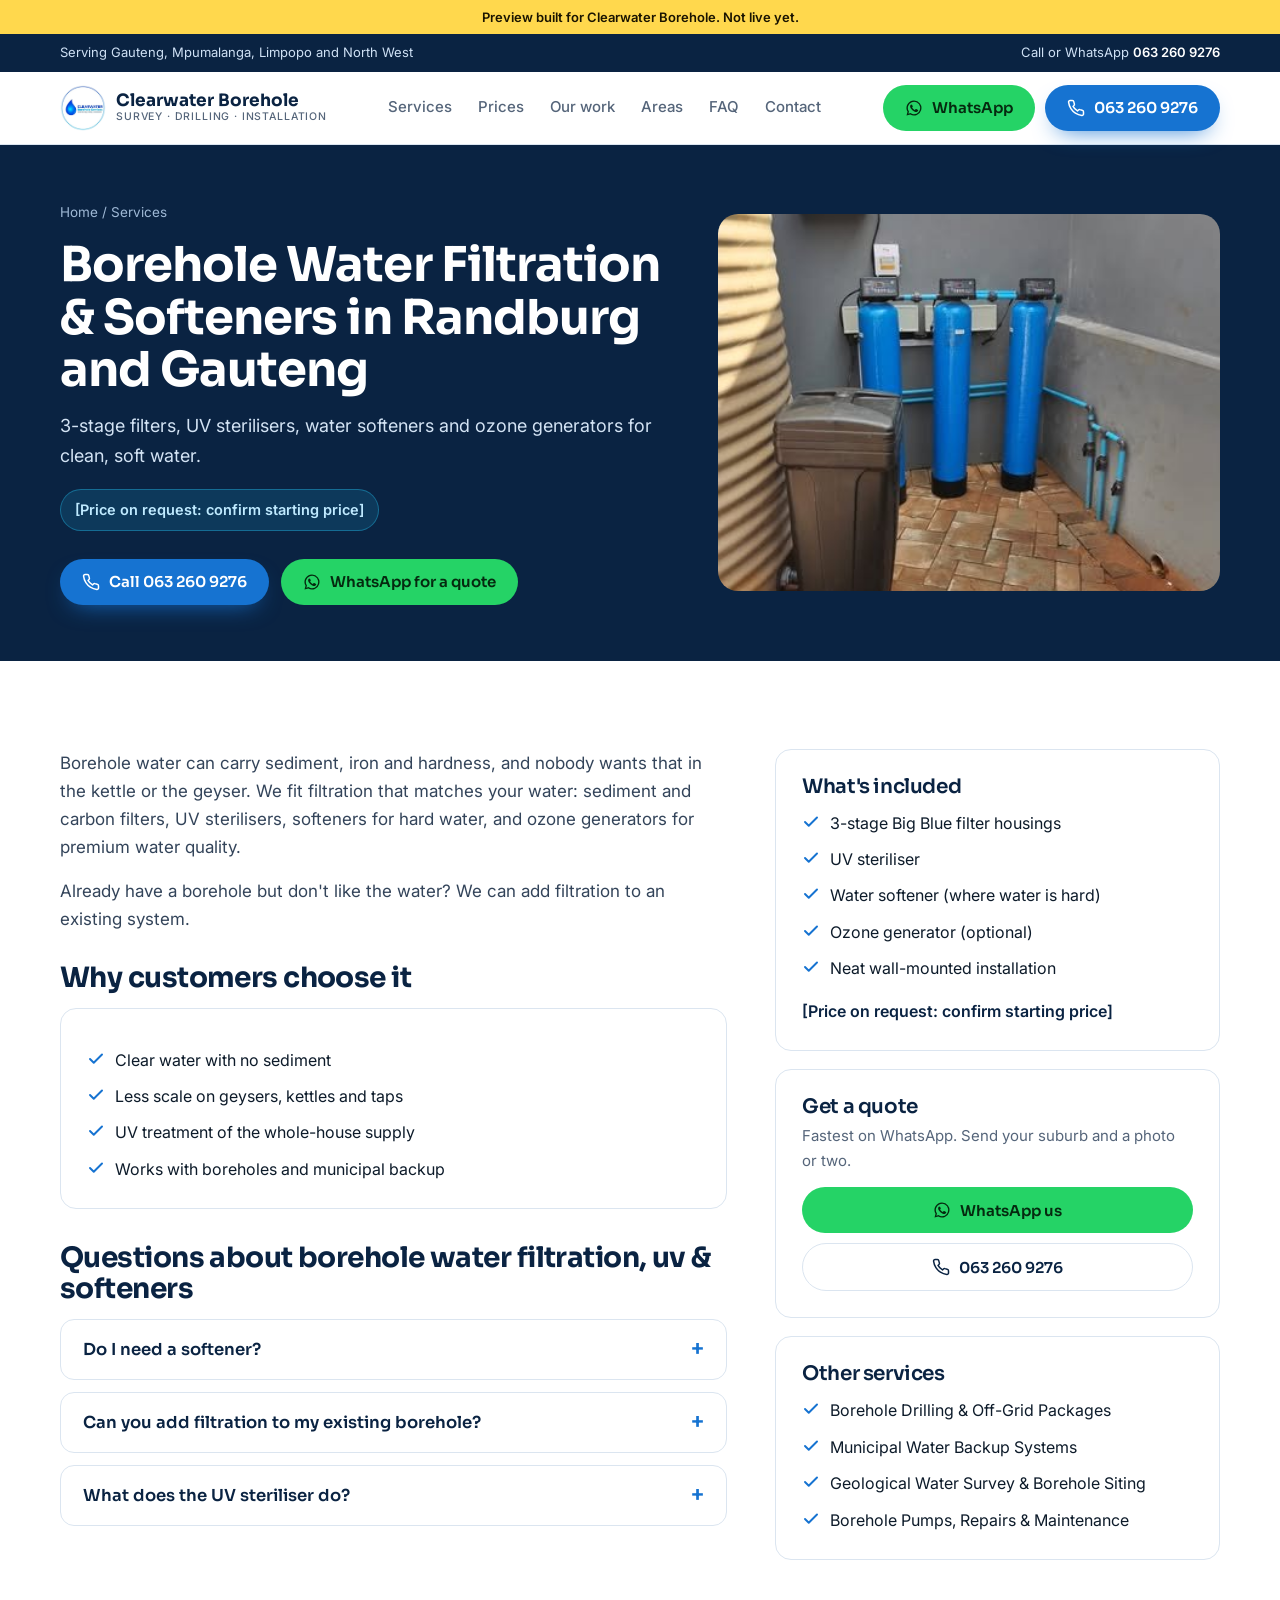
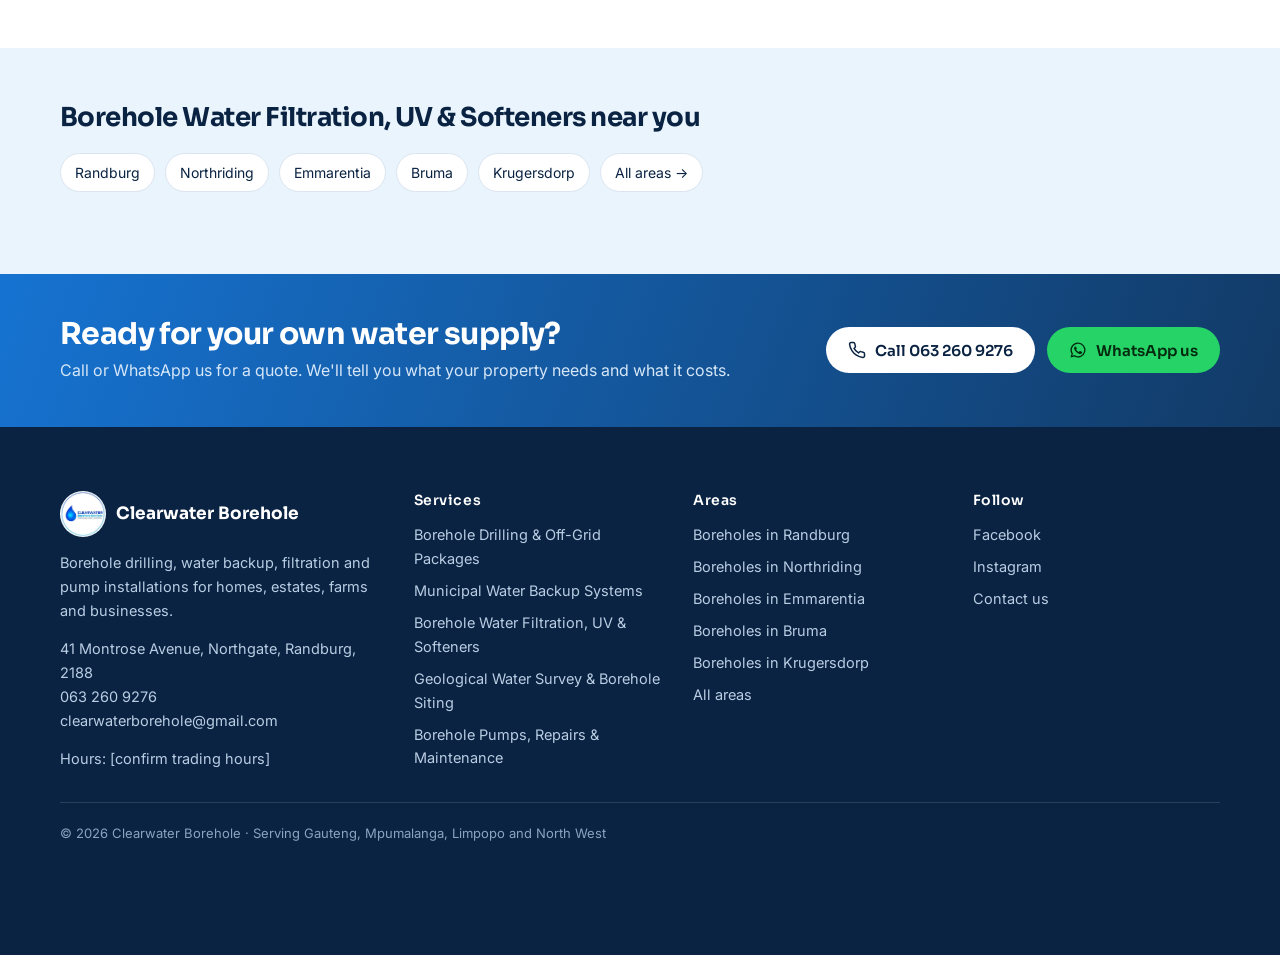
<file: services/water-filtration/index.html>
<!doctype html>
<html lang="en-ZA">
<head>
<meta charset="utf-8">
<meta name="viewport" content="width=device-width, initial-scale=1">
<!-- PREVIEW: remove noindex + the preview bar when Clearwater approves and the real domain is live -->
<meta name="robots" content="noindex, nofollow">
<title>Borehole Water Filtration &amp; Softeners | Randburg &amp; Gauteng | Clearwater Borehole</title>
<meta name="description" content="3-stage filters, UV sterilisers, water softeners and ozone generators for clean, soft water. Call Clearwater Borehole on 063 260 9276.">
<link rel="canonical" href="https://dannyschaffer.github.io/clearwater-preview/services/water-filtration/">
<meta property="og:type" content="website"><meta property="og:title" content="Borehole Water Filtration &amp; Softeners | Randburg &amp; Gauteng | Clearwater Borehole"><meta property="og:description" content="3-stage filters, UV sterilisers, water softeners and ozone generators for clean, soft water. Call Clearwater Borehole on 063 260 9276.">
<meta property="og:image" content="https://dannyschaffer.github.io/clearwater-preview/img/hero-drilling-water-strike.jpg"><meta property="og:url" content="https://dannyschaffer.github.io/clearwater-preview/services/water-filtration/">
<link rel="icon" href="../../img/logo.jpg">
<link rel="preconnect" href="https://fonts.googleapis.com"><link rel="preconnect" href="https://fonts.gstatic.com" crossorigin><link href="https://fonts.googleapis.com/css2?family=Sora:wght@500;600;700&family=Inter:wght@400;500;600&display=swap" rel="stylesheet">
<link rel="stylesheet" href="../../styles.css">
<script type="application/ld+json">{"@context": "https://schema.org", "@type": "HomeAndConstructionBusiness", "@id": "https://dannyschaffer.github.io/clearwater-preview/#business", "name": "Clearwater Borehole", "description": "Borehole drilling, municipal water backup systems, water filtration and pump installations for homes, estates, farms and businesses.", "telephone": "+27632609276", "email": "clearwaterborehole@gmail.com", "url": "https://dannyschaffer.github.io/clearwater-preview/", "image": "https://dannyschaffer.github.io/clearwater-preview/img/hero-drilling-water-strike.jpg", "logo": "https://dannyschaffer.github.io/clearwater-preview/img/logo.jpg", "address": {"@type": "PostalAddress", "streetAddress": "41 Montrose Avenue, Northgate", "addressLocality": "Randburg", "addressRegion": "Gauteng", "postalCode": "2188", "addressCountry": "ZA"}, "geo": {"@type": "GeoCoordinates", "latitude": -26.06147, "longitude": 27.95116}, "areaServed": ["Gauteng", "Mpumalanga", "Limpopo", "North West", "Randburg", "Northriding", "Emmarentia", "Bruma", "Krugersdorp"], "sameAs": ["https://www.facebook.com/clearwaterfiltrationh20", "https://www.instagram.com/clearwaterborehole"]}</script><script type="application/ld+json">{"@context": "https://schema.org", "@type": "Service", "name": "Borehole Water Filtration, UV & Softeners", "serviceType": "Borehole Water Filtration, UV & Softeners", "description": "3-stage filters, UV sterilisers, water softeners and ozone generators for clean, soft water.", "provider": {"@id": "https://dannyschaffer.github.io/clearwater-preview/#business"}, "areaServed": ["Gauteng", "Randburg", "Northriding", "Emmarentia", "Bruma", "Krugersdorp"]}</script><script type="application/ld+json">{"@context": "https://schema.org", "@type": "FAQPage", "mainEntity": [{"@type": "Question", "name": "Do I need a softener?", "acceptedAnswer": {"@type": "Answer", "text": "Only if your water is hard, which shows up as white scale on taps, kettles and shower glass. We'll look at your water and tell you before you spend money on one."}}, {"@type": "Question", "name": "Can you add filtration to my existing borehole?", "acceptedAnswer": {"@type": "Answer", "text": "Yes. We fit filters, UV and softeners to existing boreholes and tanks, not only to systems we installed."}}, {"@type": "Question", "name": "What does the UV steriliser do?", "acceptedAnswer": {"@type": "Answer", "text": "It treats the water with UV light as it passes through, to kill bacteria and viruses before the water reaches your taps."}}]}</script>
</head>
<body>
<div class="preview">Preview built for Clearwater Borehole. Not live yet.</div>
<div class="topstrip"><div class="wrap"><span class="hide-m">Serving Gauteng, Mpumalanga, Limpopo and North West</span><span>Call or WhatsApp <a href="tel:+27632609276">063 260 9276</a></span></div></div>
<header><div class="wrap nav">
<a class="brand" href="../../"><img src="../../img/logo.jpg" alt="Clearwater Borehole logo"><span>Clearwater Borehole<small>Survey · Drilling · Installation</small></span></a>
<nav class="nav-links"><a href="../../#services">Services</a><a href="../../#prices">Prices</a><a href="../../#work">Our work</a><a href="../../areas/">Areas</a><a href="../../#faq">FAQ</a><a href="../../contact/">Contact</a></nav>
<div class="nav-cta"><a class="btn btn-wa" href="https://wa.me/27632609276?text=Hi%20Clearwater%2C%20I%20would%20like%20a%20quote."><svg viewBox="0 0 24 24" fill="currentColor" aria-hidden="true"><path d="M12 2a10 10 0 0 0-8.6 15.1L2 22l5-1.3A10 10 0 1 0 12 2Zm0 18.2a8.2 8.2 0 0 1-4.2-1.2l-.3-.2-3 .8.8-2.9-.2-.3A8.2 8.2 0 1 1 12 20.2Zm4.5-6.1c-.2-.1-1.5-.7-1.7-.8s-.4-.1-.6.1-.7.8-.8 1-.3.2-.5.1a6.7 6.7 0 0 1-3.3-2.9c-.3-.4.3-.4.7-1.4a.5.5 0 0 0 0-.4l-.8-1.9c-.2-.5-.4-.4-.6-.4h-.5a1 1 0 0 0-.7.3 3 3 0 0 0-.9 2.2 5.2 5.2 0 0 0 1.1 2.7 11.8 11.8 0 0 0 4.5 4c1.7.7 2.3.8 3.2.6a2.7 2.7 0 0 0 1.8-1.2 2.2 2.2 0 0 0 .1-1.2c0-.1-.2-.2-.4-.3Z"/></svg><span>WhatsApp</span></a><a class="btn btn-blue" href="tel:+27632609276"><svg viewBox="0 0 24 24" fill="none" stroke="currentColor" stroke-width="2" stroke-linecap="round" stroke-linejoin="round" aria-hidden="true"><path d="M22 16.9v3a2 2 0 0 1-2.2 2 19.8 19.8 0 0 1-8.6-3.1 19.5 19.5 0 0 1-6-6A19.8 19.8 0 0 1 2.1 4.2 2 2 0 0 1 4.1 2h3a2 2 0 0 1 2 1.7c.1 1 .4 1.9.7 2.8a2 2 0 0 1-.5 2.1L8 9.9a16 16 0 0 0 6 6l1.3-1.3a2 2 0 0 1 2.1-.4c.9.3 1.8.6 2.8.7a2 2 0 0 1 1.8 2Z"/></svg><span>063 260 9276</span></a></div>
</div></header>

<section class="page-hero"><div class="wrap">
<div><div class="crumbs"><a href="../../">Home</a> / <a href="../../#services">Services</a></div>
<h1>Borehole Water Filtration &amp; Softeners in Randburg and Gauteng</h1><p class="lead">3-stage filters, UV sterilisers, water softeners and ozone generators for clean, soft water.</p>
<span class="tag-price">[Price on request: confirm starting price]</span>
<div class="hero-ctas"><a class="btn btn-blue" href="tel:+27632609276"><svg viewBox="0 0 24 24" fill="none" stroke="currentColor" stroke-width="2" stroke-linecap="round" stroke-linejoin="round" aria-hidden="true"><path d="M22 16.9v3a2 2 0 0 1-2.2 2 19.8 19.8 0 0 1-8.6-3.1 19.5 19.5 0 0 1-6-6A19.8 19.8 0 0 1 2.1 4.2 2 2 0 0 1 4.1 2h3a2 2 0 0 1 2 1.7c.1 1 .4 1.9.7 2.8a2 2 0 0 1-.5 2.1L8 9.9a16 16 0 0 0 6 6l1.3-1.3a2 2 0 0 1 2.1-.4c.9.3 1.8.6 2.8.7a2 2 0 0 1 1.8 2Z"/></svg>Call 063 260 9276</a><a class="btn btn-wa" href="https://wa.me/27632609276?text=Hi%20Clearwater%2C%20I%20would%20like%20a%20quote%20for%20Borehole%20Water%20Filtration%2C%20UV%20%26%20Softeners."><svg viewBox="0 0 24 24" fill="currentColor" aria-hidden="true"><path d="M12 2a10 10 0 0 0-8.6 15.1L2 22l5-1.3A10 10 0 1 0 12 2Zm0 18.2a8.2 8.2 0 0 1-4.2-1.2l-.3-.2-3 .8.8-2.9-.2-.3A8.2 8.2 0 1 1 12 20.2Zm4.5-6.1c-.2-.1-1.5-.7-1.7-.8s-.4-.1-.6.1-.7.8-.8 1-.3.2-.5.1a6.7 6.7 0 0 1-3.3-2.9c-.3-.4.3-.4.7-1.4a.5.5 0 0 0 0-.4l-.8-1.9c-.2-.5-.4-.4-.6-.4h-.5a1 1 0 0 0-.7.3 3 3 0 0 0-.9 2.2 5.2 5.2 0 0 0 1.1 2.7 11.8 11.8 0 0 0 4.5 4c1.7.7 2.3.8 3.2.6a2.7 2.7 0 0 0 1.8-1.2 2.2 2.2 0 0 0 .1-1.2c0-.1-.2-.2-.4-.3Z"/></svg>WhatsApp for a quote</a></div></div>
<img src="../../img/softener-filtration-system.jpg" alt="Water softener, 3-stage filters and UV steriliser installed against a house wall">
</div></section>
<section><div class="wrap two">
<div class="body"><p>Borehole water can carry sediment, iron and hardness, and nobody wants that in the kettle or the geyser. We fit filtration that matches your water: sediment and carbon filters, UV sterilisers, softeners for hard water, and ozone generators for premium water quality.</p><p>Already have a borehole but don&#x27;t like the water? We can add filtration to an existing system.</p>
<h2 style="font-size:28px;margin:30px 0 14px">Why customers choose it</h2>
<div class="box"><ul><li><svg viewBox="0 0 24 24" fill="none" stroke="currentColor" stroke-width="2.6" stroke-linecap="round" stroke-linejoin="round" aria-hidden="true"><path d="M20 6 9 17l-5-5"/></svg><span>Clear water with no sediment</span></li><li><svg viewBox="0 0 24 24" fill="none" stroke="currentColor" stroke-width="2.6" stroke-linecap="round" stroke-linejoin="round" aria-hidden="true"><path d="M20 6 9 17l-5-5"/></svg><span>Less scale on geysers, kettles and taps</span></li><li><svg viewBox="0 0 24 24" fill="none" stroke="currentColor" stroke-width="2.6" stroke-linecap="round" stroke-linejoin="round" aria-hidden="true"><path d="M20 6 9 17l-5-5"/></svg><span>UV treatment of the whole-house supply</span></li><li><svg viewBox="0 0 24 24" fill="none" stroke="currentColor" stroke-width="2.6" stroke-linecap="round" stroke-linejoin="round" aria-hidden="true"><path d="M20 6 9 17l-5-5"/></svg><span>Works with boreholes and municipal backup</span></li></ul></div>
<h2 style="font-size:28px;margin:34px 0 14px">Questions about borehole water filtration, uv &amp; softeners</h2>
<div class="faq-list"><details><summary>Do I need a softener?</summary><p>Only if your water is hard, which shows up as white scale on taps, kettles and shower glass. We&#x27;ll look at your water and tell you before you spend money on one.</p></details><details><summary>Can you add filtration to my existing borehole?</summary><p>Yes. We fit filters, UV and softeners to existing boreholes and tanks, not only to systems we installed.</p></details><details><summary>What does the UV steriliser do?</summary><p>It treats the water with UV light as it passes through, to kill bacteria and viruses before the water reaches your taps.</p></details></div>
</div>
<aside><div class="box"><h3>What's included</h3><ul><li><svg viewBox="0 0 24 24" fill="none" stroke="currentColor" stroke-width="2.6" stroke-linecap="round" stroke-linejoin="round" aria-hidden="true"><path d="M20 6 9 17l-5-5"/></svg><span>3-stage Big Blue filter housings</span></li><li><svg viewBox="0 0 24 24" fill="none" stroke="currentColor" stroke-width="2.6" stroke-linecap="round" stroke-linejoin="round" aria-hidden="true"><path d="M20 6 9 17l-5-5"/></svg><span>UV steriliser</span></li><li><svg viewBox="0 0 24 24" fill="none" stroke="currentColor" stroke-width="2.6" stroke-linecap="round" stroke-linejoin="round" aria-hidden="true"><path d="M20 6 9 17l-5-5"/></svg><span>Water softener (where water is hard)</span></li><li><svg viewBox="0 0 24 24" fill="none" stroke="currentColor" stroke-width="2.6" stroke-linecap="round" stroke-linejoin="round" aria-hidden="true"><path d="M20 6 9 17l-5-5"/></svg><span>Ozone generator (optional)</span></li><li><svg viewBox="0 0 24 24" fill="none" stroke="currentColor" stroke-width="2.6" stroke-linecap="round" stroke-linejoin="round" aria-hidden="true"><path d="M20 6 9 17l-5-5"/></svg><span>Neat wall-mounted installation</span></li></ul><p style="margin-top:16px;font-weight:600;color:var(--navy)">[Price on request: confirm starting price]</p></div>
<div class="box"><h3>Get a quote</h3><p style="color:var(--muted);margin:6px 0 14px;font-size:15px">Fastest on WhatsApp. Send your suburb and a photo or two.</p><a class="btn btn-wa" style="width:100%" href="https://wa.me/27632609276?text=Hi%20Clearwater%2C%20I%20would%20like%20a%20quote%20for%20Borehole%20Water%20Filtration%2C%20UV%20%26%20Softeners."><svg viewBox="0 0 24 24" fill="currentColor" aria-hidden="true"><path d="M12 2a10 10 0 0 0-8.6 15.1L2 22l5-1.3A10 10 0 1 0 12 2Zm0 18.2a8.2 8.2 0 0 1-4.2-1.2l-.3-.2-3 .8.8-2.9-.2-.3A8.2 8.2 0 1 1 12 20.2Zm4.5-6.1c-.2-.1-1.5-.7-1.7-.8s-.4-.1-.6.1-.7.8-.8 1-.3.2-.5.1a6.7 6.7 0 0 1-3.3-2.9c-.3-.4.3-.4.7-1.4a.5.5 0 0 0 0-.4l-.8-1.9c-.2-.5-.4-.4-.6-.4h-.5a1 1 0 0 0-.7.3 3 3 0 0 0-.9 2.2 5.2 5.2 0 0 0 1.1 2.7 11.8 11.8 0 0 0 4.5 4c1.7.7 2.3.8 3.2.6a2.7 2.7 0 0 0 1.8-1.2 2.2 2.2 0 0 0 .1-1.2c0-.1-.2-.2-.4-.3Z"/></svg>WhatsApp us</a><a class="btn btn-outline" style="width:100%;margin-top:10px" href="tel:+27632609276"><svg viewBox="0 0 24 24" fill="none" stroke="currentColor" stroke-width="2" stroke-linecap="round" stroke-linejoin="round" aria-hidden="true"><path d="M22 16.9v3a2 2 0 0 1-2.2 2 19.8 19.8 0 0 1-8.6-3.1 19.5 19.5 0 0 1-6-6A19.8 19.8 0 0 1 2.1 4.2 2 2 0 0 1 4.1 2h3a2 2 0 0 1 2 1.7c.1 1 .4 1.9.7 2.8a2 2 0 0 1-.5 2.1L8 9.9a16 16 0 0 0 6 6l1.3-1.3a2 2 0 0 1 2.1-.4c.9.3 1.8.6 2.8.7a2 2 0 0 1 1.8 2Z"/></svg>063 260 9276</a></div>
<div class="box"><h3>Other services</h3><ul><li><svg viewBox="0 0 24 24" fill="none" stroke="currentColor" stroke-width="2.6" stroke-linecap="round" stroke-linejoin="round" aria-hidden="true"><path d="M20 6 9 17l-5-5"/></svg><a href="../borehole-drilling/">Borehole Drilling &amp; Off-Grid Packages</a></li><li><svg viewBox="0 0 24 24" fill="none" stroke="currentColor" stroke-width="2.6" stroke-linecap="round" stroke-linejoin="round" aria-hidden="true"><path d="M20 6 9 17l-5-5"/></svg><a href="../municipal-water-backup/">Municipal Water Backup Systems</a></li><li><svg viewBox="0 0 24 24" fill="none" stroke="currentColor" stroke-width="2.6" stroke-linecap="round" stroke-linejoin="round" aria-hidden="true"><path d="M20 6 9 17l-5-5"/></svg><a href="../geological-water-survey/">Geological Water Survey &amp; Borehole Siting</a></li><li><svg viewBox="0 0 24 24" fill="none" stroke="currentColor" stroke-width="2.6" stroke-linecap="round" stroke-linejoin="round" aria-hidden="true"><path d="M20 6 9 17l-5-5"/></svg><a href="../borehole-pumps/">Borehole Pumps, Repairs &amp; Maintenance</a></li></ul></div></aside>
</div></section>
<section class="faq" style="padding:56px 0"><div class="wrap"><h2 style="font-size:26px">Borehole Water Filtration, UV &amp; Softeners near you</h2><div class="area-list"><a class="chip" href="../../areas/randburg/">Randburg</a><a class="chip" href="../../areas/northriding/">Northriding</a><a class="chip" href="../../areas/emmarentia/">Emmarentia</a><a class="chip" href="../../areas/bruma/">Bruma</a><a class="chip" href="../../areas/krugersdorp/">Krugersdorp</a><a class="chip" href="../../areas/">All areas →</a></div></div></section>
<div class="band"><div class="wrap"><div><h2>Ready for your own water supply?</h2><p>Call or WhatsApp us for a quote. We&#x27;ll tell you what your property needs and what it costs.</p></div>
<div class="ctas"><a class="btn btn-white" href="tel:+27632609276"><svg viewBox="0 0 24 24" fill="none" stroke="currentColor" stroke-width="2" stroke-linecap="round" stroke-linejoin="round" aria-hidden="true"><path d="M22 16.9v3a2 2 0 0 1-2.2 2 19.8 19.8 0 0 1-8.6-3.1 19.5 19.5 0 0 1-6-6A19.8 19.8 0 0 1 2.1 4.2 2 2 0 0 1 4.1 2h3a2 2 0 0 1 2 1.7c.1 1 .4 1.9.7 2.8a2 2 0 0 1-.5 2.1L8 9.9a16 16 0 0 0 6 6l1.3-1.3a2 2 0 0 1 2.1-.4c.9.3 1.8.6 2.8.7a2 2 0 0 1 1.8 2Z"/></svg>Call 063 260 9276</a><a class="btn btn-wa" href="https://wa.me/27632609276?text=Hi%20Clearwater%2C%20I%20would%20like%20a%20quote."><svg viewBox="0 0 24 24" fill="currentColor" aria-hidden="true"><path d="M12 2a10 10 0 0 0-8.6 15.1L2 22l5-1.3A10 10 0 1 0 12 2Zm0 18.2a8.2 8.2 0 0 1-4.2-1.2l-.3-.2-3 .8.8-2.9-.2-.3A8.2 8.2 0 1 1 12 20.2Zm4.5-6.1c-.2-.1-1.5-.7-1.7-.8s-.4-.1-.6.1-.7.8-.8 1-.3.2-.5.1a6.7 6.7 0 0 1-3.3-2.9c-.3-.4.3-.4.7-1.4a.5.5 0 0 0 0-.4l-.8-1.9c-.2-.5-.4-.4-.6-.4h-.5a1 1 0 0 0-.7.3 3 3 0 0 0-.9 2.2 5.2 5.2 0 0 0 1.1 2.7 11.8 11.8 0 0 0 4.5 4c1.7.7 2.3.8 3.2.6a2.7 2.7 0 0 0 1.8-1.2 2.2 2.2 0 0 0 .1-1.2c0-.1-.2-.2-.4-.3Z"/></svg>WhatsApp us</a></div></div></div>
<footer><div class="wrap">
<div><a class="brand" href="../../"><img src="../../img/logo.jpg" alt=""><span>Clearwater Borehole</span></a>
<p>Borehole drilling, water backup, filtration and pump installations for homes, estates, farms and businesses.</p>
<p style="margin-top:14px">41 Montrose Avenue, Northgate, Randburg, 2188<br><a href="tel:+27632609276">063 260 9276</a><br><a href="mailto:clearwaterborehole@gmail.com">clearwaterborehole@gmail.com</a></p>
<p style="margin-top:14px">Hours: [confirm trading hours]</p></div>
<div><h4>Services</h4><ul><li><a href="../../services/borehole-drilling/">Borehole Drilling &amp; Off-Grid Packages</a></li><li><a href="../../services/municipal-water-backup/">Municipal Water Backup Systems</a></li><li><a href="../../services/water-filtration/">Borehole Water Filtration, UV &amp; Softeners</a></li><li><a href="../../services/geological-water-survey/">Geological Water Survey &amp; Borehole Siting</a></li><li><a href="../../services/borehole-pumps/">Borehole Pumps, Repairs &amp; Maintenance</a></li></ul></div>
<div><h4>Areas</h4><ul><li><a href="../../areas/randburg/">Boreholes in Randburg</a></li><li><a href="../../areas/northriding/">Boreholes in Northriding</a></li><li><a href="../../areas/emmarentia/">Boreholes in Emmarentia</a></li><li><a href="../../areas/bruma/">Boreholes in Bruma</a></li><li><a href="../../areas/krugersdorp/">Boreholes in Krugersdorp</a></li><li><a href="../../areas/">All areas</a></li></ul></div>
<div><h4>Follow</h4><ul><li><a href="https://www.facebook.com/clearwaterfiltrationh20">Facebook</a></li><li><a href="https://www.instagram.com/clearwaterborehole">Instagram</a></li><li><a href="../../contact/">Contact us</a></li></ul></div>
<div class="legal">© 2026 Clearwater Borehole · Serving Gauteng, Mpumalanga, Limpopo and North West</div>
</div></footer>
<div class="mbar"><a class="btn btn-blue" href="tel:+27632609276"><svg viewBox="0 0 24 24" fill="none" stroke="currentColor" stroke-width="2" stroke-linecap="round" stroke-linejoin="round" aria-hidden="true"><path d="M22 16.9v3a2 2 0 0 1-2.2 2 19.8 19.8 0 0 1-8.6-3.1 19.5 19.5 0 0 1-6-6A19.8 19.8 0 0 1 2.1 4.2 2 2 0 0 1 4.1 2h3a2 2 0 0 1 2 1.7c.1 1 .4 1.9.7 2.8a2 2 0 0 1-.5 2.1L8 9.9a16 16 0 0 0 6 6l1.3-1.3a2 2 0 0 1 2.1-.4c.9.3 1.8.6 2.8.7a2 2 0 0 1 1.8 2Z"/></svg>Call now</a><a class="btn btn-wa" href="https://wa.me/27632609276?text=Hi%20Clearwater%2C%20I%20would%20like%20a%20quote."><svg viewBox="0 0 24 24" fill="currentColor" aria-hidden="true"><path d="M12 2a10 10 0 0 0-8.6 15.1L2 22l5-1.3A10 10 0 1 0 12 2Zm0 18.2a8.2 8.2 0 0 1-4.2-1.2l-.3-.2-3 .8.8-2.9-.2-.3A8.2 8.2 0 1 1 12 20.2Zm4.5-6.1c-.2-.1-1.5-.7-1.7-.8s-.4-.1-.6.1-.7.8-.8 1-.3.2-.5.1a6.7 6.7 0 0 1-3.3-2.9c-.3-.4.3-.4.7-1.4a.5.5 0 0 0 0-.4l-.8-1.9c-.2-.5-.4-.4-.6-.4h-.5a1 1 0 0 0-.7.3 3 3 0 0 0-.9 2.2 5.2 5.2 0 0 0 1.1 2.7 11.8 11.8 0 0 0 4.5 4c1.7.7 2.3.8 3.2.6a2.7 2.7 0 0 0 1.8-1.2 2.2 2.2 0 0 0 .1-1.2c0-.1-.2-.2-.4-.3Z"/></svg>WhatsApp</a></div>
<script>
document.querySelectorAll('form[data-wa]').forEach(f=>f.addEventListener('submit',ev=>{ev.preventDefault();const d=new FormData(f);
const msg=`Hi Clearwater, I'd like a quote.%0AName: ${d.get('name')||''}%0APhone: ${d.get('phone')||''}%0ASuburb: ${d.get('suburb')||''}%0ANeed: ${d.get('need')||''}${d.get('msg')?'%0ANotes: '+d.get('msg'):''}`;
window.open('https://wa.me/27632609276?text='+msg.replace(/ /g,'%20'),'_blank');}));
</script>
</body></html>
</file>
<file: styles.css>
:root{--navy:#0a2342;--navy-2:#123a66;--blue:#1673d1;--blue-d:#0f5bab;--aqua:#22b8e8;--sky:#eaf4fd;--sky-2:#d7eafb;--ink:#0d1b2a;--muted:#55657a;--line:#dbe5f0;--paper:#fff;--wa:#25d366;--r:16px}
*{box-sizing:border-box;margin:0;padding:0}
html{scroll-behavior:smooth}
body{background:var(--paper);color:var(--ink);font:400 16px/1.65 Inter,system-ui,sans-serif;-webkit-font-smoothing:antialiased}
img{display:block;max-width:100%}
a{color:inherit;text-decoration:none}
.wrap{width:min(1160px,100% - 32px);margin-inline:auto}
h1,h2,h3{font-family:Sora,Inter,sans-serif;line-height:1.1;letter-spacing:-.02em;color:var(--navy)}
h2{font-size:clamp(28px,4vw,42px);font-weight:700}
h3{font-size:20px;font-weight:600}
.eyebrow{font:600 12px/1 Sora,sans-serif;letter-spacing:.14em;text-transform:uppercase;color:var(--blue);margin-bottom:14px;display:block}
.lead{color:var(--muted);font-size:18px;max-width:62ch}
section{padding:88px 0}
.sec-head{margin-bottom:40px;max-width:720px}
.sec-head p{margin-top:12px}
.preview{background:#ffd84d;color:#1a1400;font:600 13px/1.4 Inter,sans-serif;text-align:center;padding:8px 16px}
.topstrip{background:var(--navy);color:#cfe1f5;font-size:13px}
.topstrip .wrap{display:flex;justify-content:space-between;gap:12px;padding:8px 0}
.topstrip a{color:#fff;font-weight:600}
header{position:sticky;top:0;z-index:50;background:rgba(255,255,255,.94);backdrop-filter:blur(12px);border-bottom:1px solid var(--line)}
.nav{display:flex;align-items:center;justify-content:space-between;height:72px;gap:16px}
.brand{display:flex;align-items:center;gap:10px;font:700 17px/1.05 Sora,sans-serif;color:var(--navy)}
.brand img{width:46px;height:46px;border-radius:50%}
.brand small{display:block;font:500 10.5px/1.3 Inter,sans-serif;letter-spacing:.08em;color:var(--muted);text-transform:uppercase}
.nav-links{display:flex;gap:26px;font-weight:500;color:var(--muted);font-size:15px}
.nav-links a:hover{color:var(--blue)}
.nav-cta{display:flex;gap:10px;align-items:center}
.btn{display:inline-flex;align-items:center;justify-content:center;gap:9px;padding:14px 22px;border-radius:999px;font:600 15px/1 Sora,sans-serif;transition:transform .15s,background .15s,box-shadow .15s;cursor:pointer;border:0}
.btn svg{width:18px;height:18px;flex:none}
.btn-blue{background:var(--blue);color:#fff;box-shadow:0 10px 24px -12px var(--blue)}
.btn-blue:hover{background:var(--blue-d);transform:translateY(-1px)}
.btn-wa{background:var(--wa);color:#05290f}
.btn-wa:hover{transform:translateY(-1px);filter:brightness(1.04)}
.btn-line{border:1.5px solid rgba(255,255,255,.5);color:#fff}
.btn-line:hover{border-color:#fff}
.btn-outline{border:1.5px solid var(--line);color:var(--navy);background:#fff}
.btn-outline:hover{border-color:var(--blue);color:var(--blue)}
@media (max-width:900px){.nav-links{display:none}.nav-cta .btn-wa{display:none}.topstrip .hide-m{display:none}}
@media (max-width:600px){.nav-cta .btn span{display:none}.nav-cta .btn{padding:13px}.brand{font-size:15.5px}}
.hero{position:relative;overflow:hidden;color:#fff;padding:64px 0 72px;background:var(--navy)}
.hero-bg{position:absolute;inset:0;background:var(--hero) center 35%/cover;filter:blur(1px);transform:scale(1.02)}
.hero::after{content:"";position:absolute;inset:0;background:linear-gradient(100deg,rgba(10,35,66,.94) 0%,rgba(10,35,66,.78) 45%,rgba(10,35,66,.35) 100%)}
.hero .wrap{position:relative;z-index:1;display:grid;grid-template-columns:1.15fr .85fr;gap:48px;align-items:center}
.hero h1{color:#fff;font-size:clamp(34px,5.2vw,58px);font-weight:700;margin-bottom:18px}
.hero h1 em{font-style:normal;color:var(--aqua)}
.hero .lead{color:#d3e3f4}
.hero-ctas{display:flex;flex-wrap:wrap;gap:12px;margin-top:28px}
.hero-points{display:flex;flex-wrap:wrap;gap:10px 22px;margin-top:28px;font-size:14.5px;color:#d3e3f4}
.hero-points span{display:flex;align-items:center;gap:8px}
.hero-points svg{width:16px;height:16px;color:var(--aqua)}
.card-form{background:#fff;color:var(--ink);border-radius:20px;padding:26px;box-shadow:0 30px 60px -30px rgba(0,0,0,.6)}
.card-form h2{font-size:22px;margin-bottom:4px}
.card-form p.small{color:var(--muted);font-size:14px;margin-bottom:16px}
.field{display:block;margin-bottom:12px}
.field span{display:block;font-size:13px;font-weight:600;color:var(--navy);margin-bottom:5px}
.field input,.field select,.field textarea{width:100%;border:1.5px solid var(--line);border-radius:12px;padding:12px 14px;font:inherit;font-size:15px;background:#fbfdff;color:var(--ink)}
.field input:focus,.field select:focus,.field textarea:focus{outline:none;border-color:var(--blue);background:#fff}
.card-form .btn{width:100%;margin-top:4px}
.form-note{font-size:12.5px;color:var(--muted);margin-top:10px;text-align:center}
.trust{background:var(--sky);border-bottom:1px solid var(--sky-2)}
.trust .wrap{display:grid;grid-template-columns:repeat(4,1fr);gap:18px;padding:26px 0}
.trust div{display:flex;gap:12px;align-items:flex-start;font-size:14.5px;color:var(--navy);font-weight:500;line-height:1.4}
.trust svg{width:22px;height:22px;color:var(--blue);flex:none;background:#fff;border-radius:50%;padding:4px}
@media (max-width:900px){.hero .wrap{grid-template-columns:1fr}.trust .wrap{grid-template-columns:1fr 1fr}}
.prices{background:#fff}
.price-grid{display:grid;grid-template-columns:repeat(3,1fr);gap:20px}
.price{border:1.5px solid var(--line);border-radius:var(--r);padding:28px;display:flex;flex-direction:column;background:#fff}
.price.feature{border-color:var(--blue);box-shadow:0 20px 50px -30px var(--blue);position:relative}
.price.feature::before{content:"Most popular";position:absolute;top:-12px;left:24px;background:var(--blue);color:#fff;font:600 11px/1 Sora,sans-serif;letter-spacing:.08em;text-transform:uppercase;padding:7px 10px;border-radius:999px}
.price h3{margin-bottom:6px}
.price .amt{font:700 34px/1.1 Sora,sans-serif;color:var(--navy);margin:10px 0 4px}
.price .amt small{font:500 14px Inter,sans-serif;color:var(--muted)}
.price ul{list-style:none;margin:16px 0 22px;display:grid;gap:8px;font-size:15px}
.price li{display:flex;gap:9px;align-items:flex-start}
.price li svg{width:17px;height:17px;color:var(--blue);flex:none;margin-top:3px}
.price .btn{margin-top:auto}
@media (max-width:900px){.price-grid{grid-template-columns:1fr}}
.band{background:linear-gradient(110deg,var(--blue) 0%,var(--navy-2) 100%);color:#fff;padding:44px 0}
.band .wrap{display:flex;align-items:center;justify-content:space-between;gap:24px;flex-wrap:wrap}
.band h2{color:#fff;font-size:clamp(22px,3vw,30px)}
.band p{color:#d6e7f8;margin-top:6px}
.band .ctas{display:flex;gap:12px;flex-wrap:wrap}
.band .btn-white{background:#fff;color:var(--navy)}
.svc-grid{display:grid;grid-template-columns:repeat(3,1fr);gap:20px}
.svc{border-radius:var(--r);overflow:hidden;background:#fff;border:1px solid var(--line);display:flex;flex-direction:column;transition:transform .2s,box-shadow .2s}
.svc:hover{transform:translateY(-3px);box-shadow:0 24px 40px -28px rgba(10,35,66,.5)}
.svc img{aspect-ratio:4/3;object-fit:cover;width:100%}
.svc div{padding:20px 22px 24px}
.svc p{color:var(--muted);font-size:15px;margin:8px 0 14px}
.svc .more{color:var(--blue);font-weight:600;font-size:14.5px}
@media (max-width:900px){.svc-grid{grid-template-columns:1fr 1fr}}
@media (max-width:600px){.svc-grid{grid-template-columns:1fr}}
.about{background:var(--sky)}
.about .wrap{display:grid;grid-template-columns:1fr 1fr;gap:56px;align-items:center}
.about img{border-radius:20px;aspect-ratio:1;object-fit:cover;width:100%}
.about p{margin-top:14px;color:#33445a}
.about .owner{margin-top:22px;padding:18px 20px;border-left:4px solid var(--blue);background:#fff;border-radius:0 12px 12px 0;font-size:15px;color:var(--navy)}
@media (max-width:900px){.about .wrap{grid-template-columns:1fr}}
.gallery{display:grid;grid-template-columns:repeat(4,1fr);gap:14px}
.gallery figure{position:relative;border-radius:14px;overflow:hidden}
.gallery img{aspect-ratio:1;object-fit:cover;width:100%;transition:transform .4s}
.gallery figure:hover img{transform:scale(1.04)}
.gallery figcaption{position:absolute;inset:auto 0 0 0;padding:28px 12px 10px;font-size:13px;font-weight:500;color:#fff;background:linear-gradient(transparent,rgba(10,35,66,.85))}
@media (max-width:900px){.gallery{grid-template-columns:1fr 1fr}}
.recent{margin-top:28px;display:flex;flex-wrap:wrap;gap:10px;align-items:center;color:var(--muted);font-size:14.5px}
.chip{border:1px solid var(--line);border-radius:999px;padding:7px 14px;font-size:14px;color:var(--navy);background:#fff}
.chip:hover{border-color:var(--blue);color:var(--blue)}
.reviews{background:var(--sky)}
.review-slot{border:2px dashed #9cc3ea;border-radius:var(--r);padding:36px;text-align:center;background:#fff}
.review-slot h3{margin-bottom:8px}
.review-slot p{color:var(--muted);max-width:56ch;margin:0 auto}
.steps{display:grid;grid-template-columns:repeat(4,1fr);gap:20px;counter-reset:s}
.step{padding:26px;border-radius:var(--r);background:#fff;border:1px solid var(--line)}
.step::before{counter-increment:s;content:counter(s);display:grid;place-items:center;width:40px;height:40px;border-radius:50%;background:var(--sky);color:var(--blue);font:700 17px Sora,sans-serif;margin-bottom:14px}
.step p{color:var(--muted);font-size:15px;margin-top:8px}
@media (max-width:900px){.steps{grid-template-columns:1fr 1fr}}
@media (max-width:600px){.steps{grid-template-columns:1fr}}
.area .wrap{display:grid;grid-template-columns:1fr 1fr;gap:40px;align-items:start}
.map{border-radius:var(--r);overflow:hidden;border:1px solid var(--line);aspect-ratio:4/3}
.map iframe{width:100%;height:100%;border:0}
.area-list{display:flex;flex-wrap:wrap;gap:10px;margin:20px 0 26px}
@media (max-width:900px){.area .wrap{grid-template-columns:1fr}}
.faq{background:var(--sky)}
.faq-list{max-width:820px}
details{background:#fff;border:1px solid var(--line);border-radius:14px;margin-bottom:12px}
summary{cursor:pointer;list-style:none;padding:18px 22px;font:600 16.5px/1.4 Sora,sans-serif;color:var(--navy);display:flex;justify-content:space-between;gap:16px}
summary::-webkit-details-marker{display:none}
summary::after{content:"+";color:var(--blue);font-size:22px;line-height:1}
details[open] summary::after{content:"–"}
details p{padding:0 22px 20px;color:#3b4b60}
footer{background:var(--navy);color:#b9cde3;padding:64px 0 110px;font-size:14.5px}
footer .wrap{display:grid;grid-template-columns:1.3fr 1fr 1fr 1fr;gap:32px}
footer h4{font:600 14px Sora,sans-serif;color:#fff;margin-bottom:14px;letter-spacing:.04em}
footer ul{list-style:none;display:grid;gap:8px}
footer a:hover{color:#fff}
footer .brand{color:#fff;margin-bottom:14px}
footer .legal{grid-column:1/-1;border-top:1px solid rgba(255,255,255,.12);padding-top:20px;font-size:13px;color:#8aa3c0}
@media (max-width:900px){footer .wrap{grid-template-columns:1fr 1fr}}
.mbar{position:fixed;left:0;right:0;bottom:0;z-index:60;display:none;grid-template-columns:1fr 1fr;gap:10px;padding:10px 12px calc(10px + env(safe-area-inset-bottom));background:rgba(255,255,255,.97);border-top:1px solid var(--line);box-shadow:0 -10px 30px -20px rgba(0,0,0,.4)}
.mbar .btn{padding:14px 10px}
@media (max-width:900px){.mbar{display:grid}}
.page-hero{background:var(--navy);color:#fff;padding:56px 0}
.page-hero .wrap{display:grid;grid-template-columns:1.1fr .9fr;gap:44px;align-items:center}
.page-hero h1{color:#fff;font-size:clamp(30px,4.4vw,48px);margin-bottom:14px}
.page-hero .lead{color:#d3e3f4}
.page-hero img{border-radius:20px;aspect-ratio:4/3;object-fit:cover;width:100%}
.crumbs{font-size:13.5px;color:#9fb9d6;margin-bottom:16px}
.crumbs a:hover{color:#fff}
.tag-price{display:inline-block;margin-top:18px;background:rgba(34,184,232,.15);color:#bfeaff;border:1px solid rgba(34,184,232,.4);border-radius:999px;padding:8px 14px;font-weight:600;font-size:14.5px}
@media (max-width:900px){.page-hero .wrap{grid-template-columns:1fr}}
.two{display:grid;grid-template-columns:1.2fr .8fr;gap:48px;align-items:start}
.two .body p{margin-bottom:16px;color:#33445a;font-size:17px}
.box{border:1.5px solid var(--line);border-radius:var(--r);padding:26px;background:#fff}
.box ul{list-style:none;display:grid;gap:10px;margin-top:12px}
.box li{display:flex;gap:10px}
.box li svg{width:18px;height:18px;color:var(--blue);flex:none;margin-top:3px}
.box + .box{margin-top:18px}
@media (max-width:900px){.two{grid-template-columns:1fr}}
.contact-grid{display:grid;grid-template-columns:1fr 1fr;gap:40px}
.contact-lines{display:grid;gap:14px;margin:20px 0}
.contact-lines a,.contact-lines div{display:flex;gap:12px;align-items:center;font-weight:500;color:var(--navy)}
.contact-lines svg{width:20px;height:20px;color:var(--blue)}
@media (max-width:900px){.contact-grid{grid-template-columns:1fr}}
</file>
